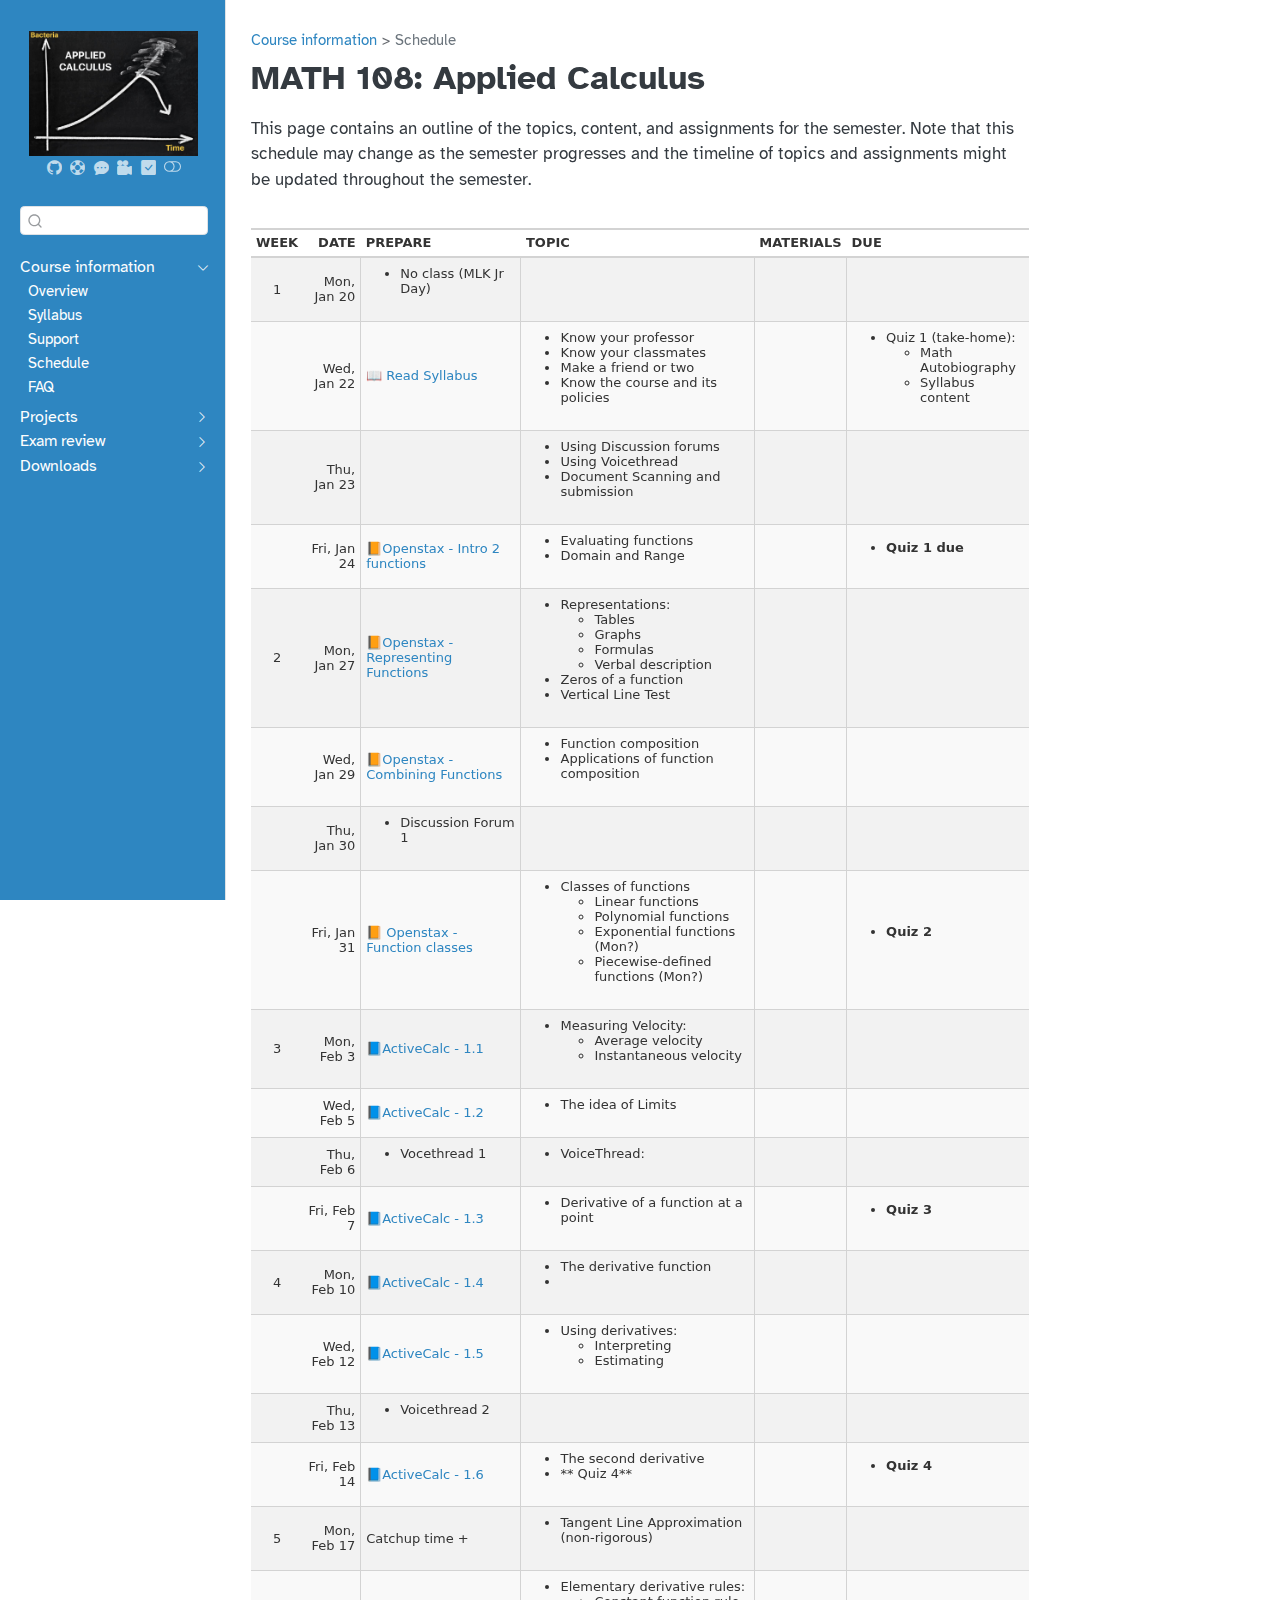
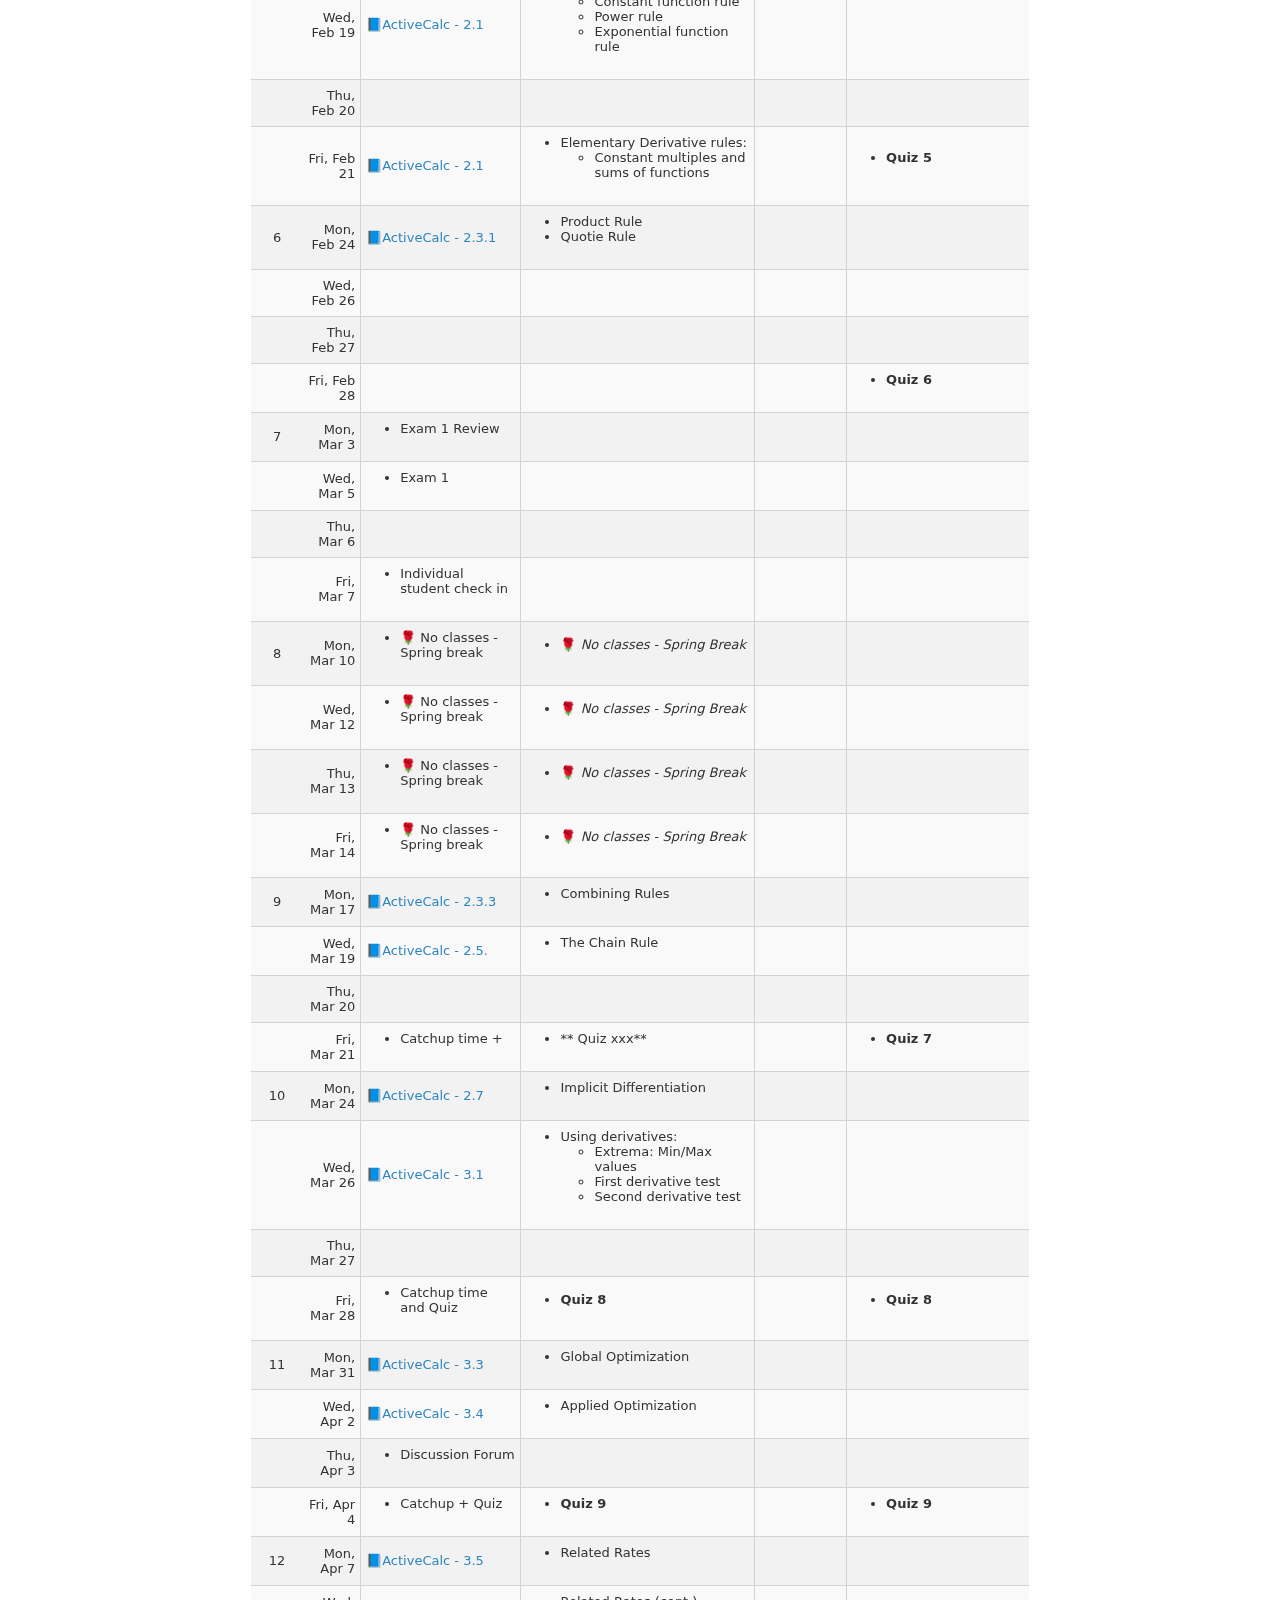
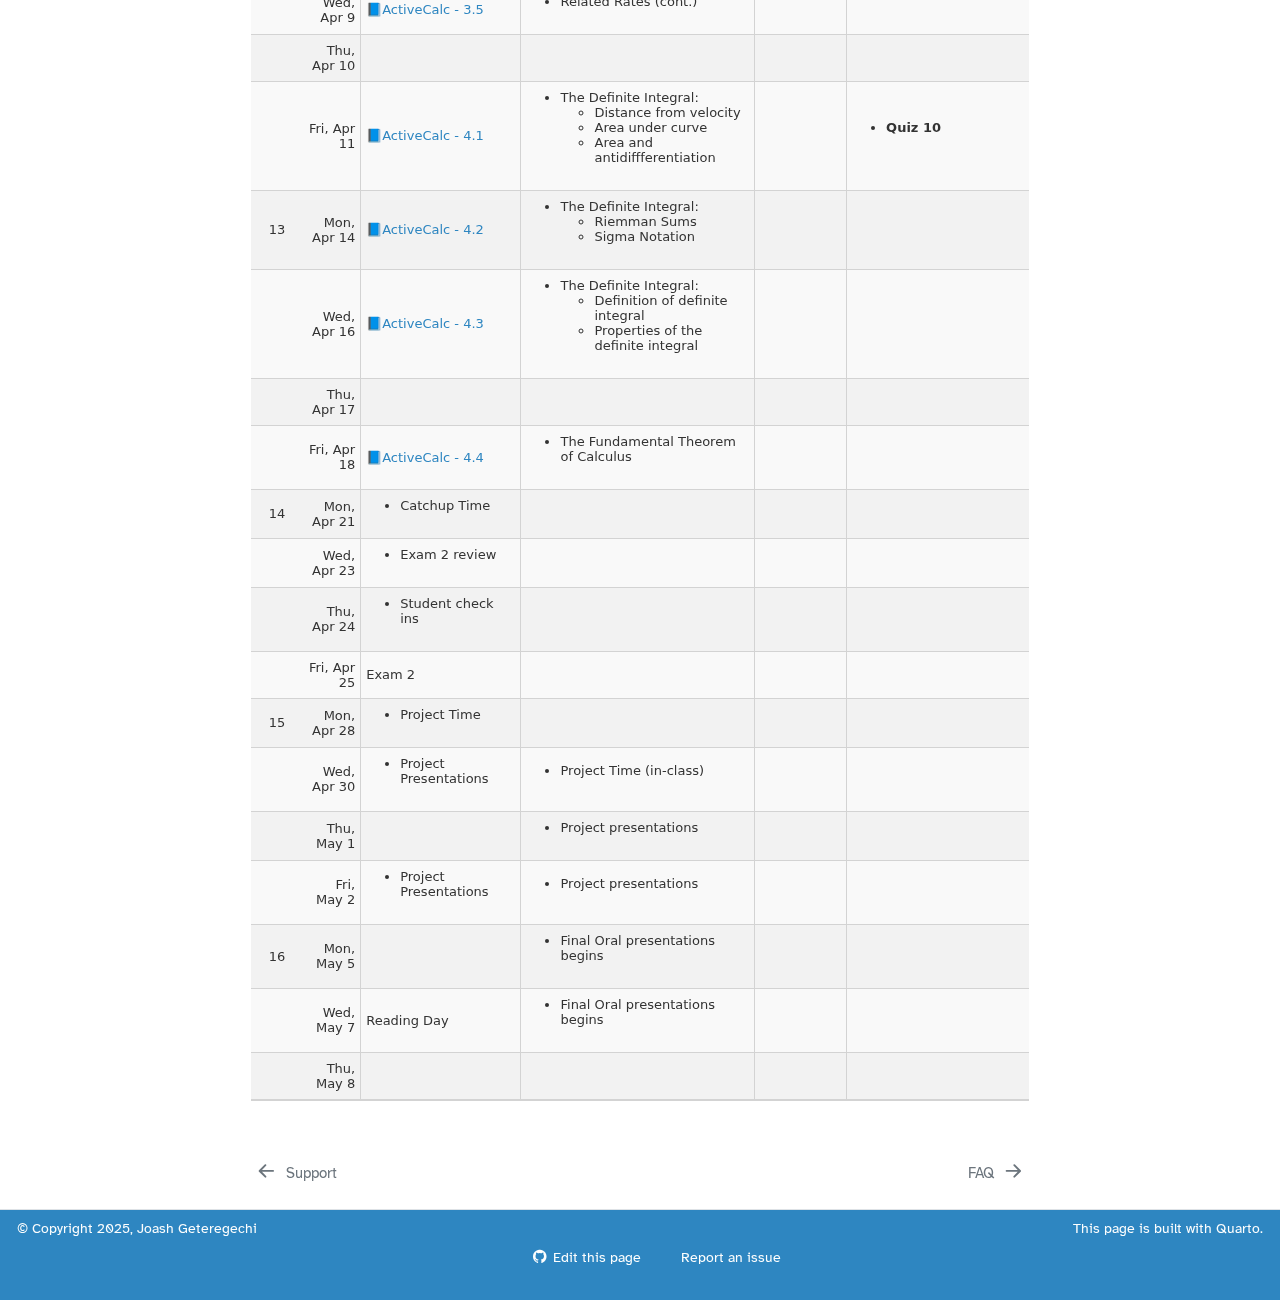
<file: docs/index.html>
<!DOCTYPE html>
<html xmlns="http://www.w3.org/1999/xhtml" lang="en" xml:lang="en"><head>

<meta charset="utf-8">
<meta name="generator" content="quarto-1.6.36">

<meta name="viewport" content="width=device-width, initial-scale=1.0, user-scalable=yes">


<title>MATH 108: Applied Calculus – MATH 155</title>
<style>
code{white-space: pre-wrap;}
span.smallcaps{font-variant: small-caps;}
div.columns{display: flex; gap: min(4vw, 1.5em);}
div.column{flex: auto; overflow-x: auto;}
div.hanging-indent{margin-left: 1.5em; text-indent: -1.5em;}
ul.task-list{list-style: none;}
ul.task-list li input[type="checkbox"] {
  width: 0.8em;
  margin: 0 0.8em 0.2em -1em; /* quarto-specific, see https://github.com/quarto-dev/quarto-cli/issues/4556 */ 
  vertical-align: middle;
}
</style>


<script src="site_libs/quarto-nav/quarto-nav.js"></script>
<script src="site_libs/clipboard/clipboard.min.js"></script>
<script src="site_libs/quarto-search/autocomplete.umd.js"></script>
<script src="site_libs/quarto-search/fuse.min.js"></script>
<script src="site_libs/quarto-search/quarto-search.js"></script>
<meta name="quarto:offset" content="./">
<link href="./course-faq.html" rel="next">
<link href="./course-support.html" rel="prev">
<script src="site_libs/quarto-html/quarto.js"></script>
<script src="site_libs/quarto-html/popper.min.js"></script>
<script src="site_libs/quarto-html/tippy.umd.min.js"></script>
<script src="site_libs/quarto-html/anchor.min.js"></script>
<link href="site_libs/quarto-html/tippy.css" rel="stylesheet">
<link href="site_libs/quarto-html/quarto-syntax-highlighting-d9ea220ee908cb7322d1b5aeb522d8d4.css" rel="stylesheet" class="quarto-color-scheme" id="quarto-text-highlighting-styles">
<link href="site_libs/quarto-html/quarto-syntax-highlighting-dark-d9ea220ee908cb7322d1b5aeb522d8d4.css" rel="prefetch" class="quarto-color-scheme quarto-color-alternate" id="quarto-text-highlighting-styles">
<script src="site_libs/bootstrap/bootstrap.min.js"></script>
<link href="site_libs/bootstrap/bootstrap-icons.css" rel="stylesheet">
<link href="site_libs/bootstrap/bootstrap-5b38446bab4305e7f187b3a68b4b2995.min.css" rel="stylesheet" append-hash="true" class="quarto-color-scheme" id="quarto-bootstrap" data-mode="light">
<link href="site_libs/bootstrap/bootstrap-dark-a0c9525d54c2096b757e570632438d2b.min.css" rel="prefetch" append-hash="true" class="quarto-color-scheme quarto-color-alternate" id="quarto-bootstrap" data-mode="dark">
<script id="quarto-search-options" type="application/json">{
  "location": "sidebar",
  "copy-button": false,
  "collapse-after": 3,
  "panel-placement": "start",
  "type": "textbox",
  "limit": 50,
  "keyboard-shortcut": [
    "f",
    "/",
    "s"
  ],
  "show-item-context": false,
  "language": {
    "search-no-results-text": "No results",
    "search-matching-documents-text": "matching documents",
    "search-copy-link-title": "Copy link to search",
    "search-hide-matches-text": "Hide additional matches",
    "search-more-match-text": "more match in this document",
    "search-more-matches-text": "more matches in this document",
    "search-clear-button-title": "Clear",
    "search-text-placeholder": "",
    "search-detached-cancel-button-title": "Cancel",
    "search-submit-button-title": "Submit",
    "search-label": "Search"
  }
}</script>


<meta property="og:title" content="MATH 108: Applied Calculus – MATH 155">
<meta property="og:description" content="Homepage for MATH 155 - Basic Statistical Reasoning, Spring 2025.">
<meta property="og:site_name" content="MATH 155">
<meta name="twitter:title" content="MATH 108: Applied Calculus – MATH 155">
<meta name="twitter:description" content="Homepage for MATH 155 - Basic Statistical Reasoning, Spring 2025.">
<meta name="twitter:image" content="https://jmochogi.github.io/basic-stat/img/twitter-card.png">
<meta name="twitter:creator" content="@jmochogi">
<meta name="twitter:image-height" content="418">
<meta name="twitter:image-width" content="800">
<meta name="twitter:card" content="summary_large_image">
</head>

<body class="nav-sidebar docked">

<div id="quarto-search-results"></div>
  <header id="quarto-header" class="headroom fixed-top">
  <nav class="quarto-secondary-nav">
    <div class="container-fluid d-flex">
      <button type="button" class="quarto-btn-toggle btn" data-bs-toggle="collapse" role="button" data-bs-target=".quarto-sidebar-collapse-item" aria-controls="quarto-sidebar" aria-expanded="false" aria-label="Toggle sidebar navigation" onclick="if (window.quartoToggleHeadroom) { window.quartoToggleHeadroom(); }">
        <i class="bi bi-layout-text-sidebar-reverse"></i>
      </button>
        <nav class="quarto-page-breadcrumbs" aria-label="breadcrumb"><ol class="breadcrumb"><li class="breadcrumb-item"><a href="./course-overview.html">Course information</a></li><li class="breadcrumb-item"><a href="./index.html">Schedule</a></li></ol></nav>
        <a class="flex-grow-1" role="navigation" data-bs-toggle="collapse" data-bs-target=".quarto-sidebar-collapse-item" aria-controls="quarto-sidebar" aria-expanded="false" aria-label="Toggle sidebar navigation" onclick="if (window.quartoToggleHeadroom) { window.quartoToggleHeadroom(); }">      
        </a>
      <button type="button" class="btn quarto-search-button" aria-label="Search" onclick="window.quartoOpenSearch();">
        <i class="bi bi-search"></i>
      </button>
    </div>
  </nav>
</header>
<!-- content -->
<div id="quarto-content" class="quarto-container page-columns page-rows-contents page-layout-article">
<!-- sidebar -->
  <nav id="quarto-sidebar" class="sidebar collapse collapse-horizontal quarto-sidebar-collapse-item sidebar-navigation docked overflow-auto">
    <div class="pt-lg-2 mt-2 text-center sidebar-header">
      <a href="./index.html" class="sidebar-logo-link">
      <img src="./img/logo.jpeg" alt="" class="sidebar-logo py-0 d-lg-inline d-none">
      </a>
      <div class="sidebar-tools-main tools-wide">
    <a href="https://github.com/jmochogi/finite-math" title="GitHub repository" class="quarto-navigation-tool px-1" aria-label="GitHub repository"><i class="bi bi-github"></i></a>
    <a href="https://calendly.com/jmochogi/20min" title="Office hours" class="quarto-navigation-tool px-1" aria-label="Office hours"><i class="bi bi-life-preserver"></i></a>
    <a href="https://canvas.ithaca.edu/" title="Canvas Discussions" class="quarto-navigation-tool px-1" aria-label="Canvas Discussions"><i class="bi bi-chat-dots-fill"></i></a>
    <a href="https://ithaca.zoom.us/j/3364817575?pwd=WlA1S3hJWWZNTTFoWUVaZlA1clhtdz09" title="Zoom link" class="quarto-navigation-tool px-1" aria-label="Zoom link"><i class="bi bi-camera-reels-fill"></i></a>
    <a href="https://canvas.ithaca.edu/" title="Canvas" class="quarto-navigation-tool px-1" aria-label="Canvas"><i class="bi bi-check-square-fill"></i></a>
  <a href="" class="quarto-color-scheme-toggle quarto-navigation-tool  px-1" onclick="window.quartoToggleColorScheme(); return false;" title="Toggle dark mode"><i class="bi"></i></a>
</div>
      </div>
        <div class="mt-2 flex-shrink-0 align-items-center">
        <div class="sidebar-search">
        <div id="quarto-search" class="" title="Search"></div>
        </div>
        </div>
    <div class="sidebar-menu-container"> 
    <ul class="list-unstyled mt-1">
        <li class="sidebar-item sidebar-item-section">
      <div class="sidebar-item-container"> 
            <a class="sidebar-item-text sidebar-link text-start" data-bs-toggle="collapse" data-bs-target="#quarto-sidebar-section-1" role="navigation" aria-expanded="true">
 <span class="menu-text">Course information</span></a>
          <a class="sidebar-item-toggle text-start" data-bs-toggle="collapse" data-bs-target="#quarto-sidebar-section-1" role="navigation" aria-expanded="true" aria-label="Toggle section">
            <i class="bi bi-chevron-right ms-2"></i>
          </a> 
      </div>
      <ul id="quarto-sidebar-section-1" class="collapse list-unstyled sidebar-section depth1 show">  
          <li class="sidebar-item">
  <div class="sidebar-item-container"> 
  <a href="./course-overview.html" class="sidebar-item-text sidebar-link">
 <span class="menu-text">Overview</span></a>
  </div>
</li>
          <li class="sidebar-item">
  <div class="sidebar-item-container"> 
  <a href="./course-syllabus.html" class="sidebar-item-text sidebar-link">
 <span class="menu-text">Syllabus</span></a>
  </div>
</li>
          <li class="sidebar-item">
  <div class="sidebar-item-container"> 
  <a href="./course-support.html" class="sidebar-item-text sidebar-link">
 <span class="menu-text">Support</span></a>
  </div>
</li>
          <li class="sidebar-item">
  <div class="sidebar-item-container"> 
  <a href="./index.html" class="sidebar-item-text sidebar-link active">
 <span class="menu-text">Schedule</span></a>
  </div>
</li>
          <li class="sidebar-item">
  <div class="sidebar-item-container"> 
  <a href="./course-faq.html" class="sidebar-item-text sidebar-link">
 <span class="menu-text">FAQ</span></a>
  </div>
</li>
      </ul>
  </li>
        <li class="sidebar-item sidebar-item-section">
      <div class="sidebar-item-container"> 
            <a class="sidebar-item-text sidebar-link text-start collapsed" data-bs-toggle="collapse" data-bs-target="#quarto-sidebar-section-2" role="navigation" aria-expanded="false">
 <span class="menu-text">Projects</span></a>
          <a class="sidebar-item-toggle text-start collapsed" data-bs-toggle="collapse" data-bs-target="#quarto-sidebar-section-2" role="navigation" aria-expanded="false" aria-label="Toggle section">
            <i class="bi bi-chevron-right ms-2"></i>
          </a> 
      </div>
      <ul id="quarto-sidebar-section-2" class="collapse list-unstyled sidebar-section depth1 ">  
          <li class="sidebar-item">
  <div class="sidebar-item-container"> 
  <a href="./project/first_project.html" class="sidebar-item-text sidebar-link">
 <span class="menu-text">Project 1</span></a>
  </div>
</li>
          <li class="sidebar-item">
  <div class="sidebar-item-container"> 
  <a href="./project/final_project.html" class="sidebar-item-text sidebar-link">
 <span class="menu-text">Project 2</span></a>
  </div>
</li>
      </ul>
  </li>
        <li class="sidebar-item sidebar-item-section">
      <div class="sidebar-item-container"> 
            <a class="sidebar-item-text sidebar-link text-start collapsed" data-bs-toggle="collapse" data-bs-target="#quarto-sidebar-section-3" role="navigation" aria-expanded="false">
 <span class="menu-text">Exam review</span></a>
          <a class="sidebar-item-toggle text-start collapsed" data-bs-toggle="collapse" data-bs-target="#quarto-sidebar-section-3" role="navigation" aria-expanded="false" aria-label="Toggle section">
            <i class="bi bi-chevron-right ms-2"></i>
          </a> 
      </div>
      <ul id="quarto-sidebar-section-3" class="collapse list-unstyled sidebar-section depth1 ">  
          <li class="sidebar-item">
  <div class="sidebar-item-container"> 
  <a href="./exam-review/exam-1-review.html" class="sidebar-item-text sidebar-link">
 <span class="menu-text">Exam 1</span></a>
  </div>
</li>
          <li class="sidebar-item">
  <div class="sidebar-item-container"> 
  <a href="./exam-review/exam-2-review.qmd" class="sidebar-item-text sidebar-link">
 <span class="menu-text">Exam 2</span></a>
  </div>
</li>
      </ul>
  </li>
        <li class="sidebar-item sidebar-item-section">
      <div class="sidebar-item-container"> 
            <a class="sidebar-item-text sidebar-link text-start collapsed" data-bs-toggle="collapse" data-bs-target="#quarto-sidebar-section-4" role="navigation" aria-expanded="false">
 <span class="menu-text">Downloads</span></a>
          <a class="sidebar-item-toggle text-start collapsed" data-bs-toggle="collapse" data-bs-target="#quarto-sidebar-section-4" role="navigation" aria-expanded="false" aria-label="Toggle section">
            <i class="bi bi-chevron-right ms-2"></i>
          </a> 
      </div>
      <ul id="quarto-sidebar-section-4" class="collapse list-unstyled sidebar-section depth1 ">  
          <li class="sidebar-item">
  <div class="sidebar-item-container"> 
  <a href="./course-downloads/hw.qmd" class="sidebar-item-text sidebar-link">
 <span class="menu-text">Homework</span></a>
  </div>
</li>
          <li class="sidebar-item">
  <div class="sidebar-item-container"> 
  <a href="./course-downloads/templates.qmd" class="sidebar-item-text sidebar-link">
 <span class="menu-text">Templates</span></a>
  </div>
</li>
      </ul>
  </li>
    </ul>
    </div>
</nav>
<div id="quarto-sidebar-glass" class="quarto-sidebar-collapse-item" data-bs-toggle="collapse" data-bs-target=".quarto-sidebar-collapse-item"></div>
<!-- margin-sidebar -->
    <div id="quarto-margin-sidebar" class="sidebar margin-sidebar zindex-bottom">
        
    </div>
<!-- main -->
<main class="content" id="quarto-document-content">

<header id="title-block-header" class="quarto-title-block default"><nav class="quarto-page-breadcrumbs quarto-title-breadcrumbs d-none d-lg-block" aria-label="breadcrumb"><ol class="breadcrumb"><li class="breadcrumb-item"><a href="./course-overview.html">Course information</a></li><li class="breadcrumb-item"><a href="./index.html">Schedule</a></li></ol></nav>
<div class="quarto-title">
<h1 class="title">MATH 108: Applied Calculus</h1>
</div>



<div class="quarto-title-meta">

    
  
    
  </div>
  


</header>


<p>This page contains an outline of the topics, content, and assignments for the semester. Note that this schedule may change as the semester progresses and the timeline of topics and assignments might be updated throughout the semester.</p>
<div class="cell">
<div class="cell-output-display">
<div id="xmgxisfqvm" style="padding-left:0px;padding-right:0px;padding-top:10px;padding-bottom:10px;overflow-x:auto;overflow-y:auto;width:auto;height:auto;">
<style>#xmgxisfqvm table {
  font-family: system-ui, 'Segoe UI', Roboto, Helvetica, Arial, sans-serif, 'Apple Color Emoji', 'Segoe UI Emoji', 'Segoe UI Symbol', 'Noto Color Emoji';
  -webkit-font-smoothing: antialiased;
  -moz-osx-font-smoothing: grayscale;
}

#xmgxisfqvm thead, #xmgxisfqvm tbody, #xmgxisfqvm tfoot, #xmgxisfqvm tr, #xmgxisfqvm td, #xmgxisfqvm th {
  border-style: none;
}

#xmgxisfqvm p {
  margin: 0;
  padding: 0;
}

#xmgxisfqvm .gt_table {
  display: table;
  border-collapse: collapse;
  line-height: normal;
  margin-left: auto;
  margin-right: auto;
  color: #333333;
  font-size: 13px;
  font-weight: normal;
  font-style: normal;
  background-color: #FFFFFF;
  width: auto;
  border-top-style: solid;
  border-top-width: 2px;
  border-top-color: #A8A8A8;
  border-right-style: none;
  border-right-width: 2px;
  border-right-color: #D3D3D3;
  border-bottom-style: solid;
  border-bottom-width: 2px;
  border-bottom-color: #A8A8A8;
  border-left-style: none;
  border-left-width: 2px;
  border-left-color: #D3D3D3;
}

#xmgxisfqvm .gt_caption {
  padding-top: 4px;
  padding-bottom: 4px;
}

#xmgxisfqvm .gt_title {
  color: #333333;
  font-size: 125%;
  font-weight: initial;
  padding-top: 4px;
  padding-bottom: 4px;
  padding-left: 5px;
  padding-right: 5px;
  border-bottom-color: #FFFFFF;
  border-bottom-width: 0;
}

#xmgxisfqvm .gt_subtitle {
  color: #333333;
  font-size: 85%;
  font-weight: initial;
  padding-top: 3px;
  padding-bottom: 5px;
  padding-left: 5px;
  padding-right: 5px;
  border-top-color: #FFFFFF;
  border-top-width: 0;
}

#xmgxisfqvm .gt_heading {
  background-color: #FFFFFF;
  text-align: center;
  border-bottom-color: #FFFFFF;
  border-left-style: none;
  border-left-width: 1px;
  border-left-color: #D3D3D3;
  border-right-style: none;
  border-right-width: 1px;
  border-right-color: #D3D3D3;
}

#xmgxisfqvm .gt_bottom_border {
  border-bottom-style: solid;
  border-bottom-width: 2px;
  border-bottom-color: #D3D3D3;
}

#xmgxisfqvm .gt_col_headings {
  border-top-style: solid;
  border-top-width: 2px;
  border-top-color: #D3D3D3;
  border-bottom-style: solid;
  border-bottom-width: 2px;
  border-bottom-color: #D3D3D3;
  border-left-style: none;
  border-left-width: 1px;
  border-left-color: #D3D3D3;
  border-right-style: none;
  border-right-width: 1px;
  border-right-color: #D3D3D3;
}

#xmgxisfqvm .gt_col_heading {
  color: #333333;
  background-color: #FFFFFF;
  font-size: 100%;
  font-weight: normal;
  text-transform: inherit;
  border-left-style: none;
  border-left-width: 1px;
  border-left-color: #D3D3D3;
  border-right-style: none;
  border-right-width: 1px;
  border-right-color: #D3D3D3;
  vertical-align: bottom;
  padding-top: 5px;
  padding-bottom: 6px;
  padding-left: 5px;
  padding-right: 5px;
  overflow-x: hidden;
}

#xmgxisfqvm .gt_column_spanner_outer {
  color: #333333;
  background-color: #FFFFFF;
  font-size: 100%;
  font-weight: normal;
  text-transform: inherit;
  padding-top: 0;
  padding-bottom: 0;
  padding-left: 4px;
  padding-right: 4px;
}

#xmgxisfqvm .gt_column_spanner_outer:first-child {
  padding-left: 0;
}

#xmgxisfqvm .gt_column_spanner_outer:last-child {
  padding-right: 0;
}

#xmgxisfqvm .gt_column_spanner {
  border-bottom-style: solid;
  border-bottom-width: 2px;
  border-bottom-color: #D3D3D3;
  vertical-align: bottom;
  padding-top: 5px;
  padding-bottom: 5px;
  overflow-x: hidden;
  display: inline-block;
  width: 100%;
}

#xmgxisfqvm .gt_spanner_row {
  border-bottom-style: hidden;
}

#xmgxisfqvm .gt_group_heading {
  padding-top: 8px;
  padding-bottom: 8px;
  padding-left: 5px;
  padding-right: 5px;
  color: #333333;
  background-color: #FFFFFF;
  font-size: 100%;
  font-weight: initial;
  text-transform: inherit;
  border-top-style: solid;
  border-top-width: 2px;
  border-top-color: #D3D3D3;
  border-bottom-style: solid;
  border-bottom-width: 2px;
  border-bottom-color: #D3D3D3;
  border-left-style: none;
  border-left-width: 1px;
  border-left-color: #D3D3D3;
  border-right-style: none;
  border-right-width: 1px;
  border-right-color: #D3D3D3;
  vertical-align: middle;
  text-align: left;
}

#xmgxisfqvm .gt_empty_group_heading {
  padding: 0.5px;
  color: #333333;
  background-color: #FFFFFF;
  font-size: 100%;
  font-weight: initial;
  border-top-style: solid;
  border-top-width: 2px;
  border-top-color: #D3D3D3;
  border-bottom-style: solid;
  border-bottom-width: 2px;
  border-bottom-color: #D3D3D3;
  vertical-align: middle;
}

#xmgxisfqvm .gt_from_md > :first-child {
  margin-top: 0;
}

#xmgxisfqvm .gt_from_md > :last-child {
  margin-bottom: 0;
}

#xmgxisfqvm .gt_row {
  padding-top: 8px;
  padding-bottom: 8px;
  padding-left: 5px;
  padding-right: 5px;
  margin: 10px;
  border-top-style: solid;
  border-top-width: 1px;
  border-top-color: #D3D3D3;
  border-left-style: none;
  border-left-width: 1px;
  border-left-color: #D3D3D3;
  border-right-style: none;
  border-right-width: 1px;
  border-right-color: #D3D3D3;
  vertical-align: middle;
  overflow-x: hidden;
}

#xmgxisfqvm .gt_stub {
  color: #333333;
  background-color: #FFFFFF;
  font-size: 100%;
  font-weight: initial;
  text-transform: inherit;
  border-right-style: solid;
  border-right-width: 2px;
  border-right-color: #D3D3D3;
  padding-left: 5px;
  padding-right: 5px;
}

#xmgxisfqvm .gt_stub_row_group {
  color: #333333;
  background-color: #FFFFFF;
  font-size: 100%;
  font-weight: initial;
  text-transform: inherit;
  border-right-style: solid;
  border-right-width: 2px;
  border-right-color: #D3D3D3;
  padding-left: 5px;
  padding-right: 5px;
  vertical-align: top;
}

#xmgxisfqvm .gt_row_group_first td {
  border-top-width: 2px;
}

#xmgxisfqvm .gt_row_group_first th {
  border-top-width: 2px;
}

#xmgxisfqvm .gt_summary_row {
  color: #333333;
  background-color: #FFFFFF;
  text-transform: inherit;
  padding-top: 8px;
  padding-bottom: 8px;
  padding-left: 5px;
  padding-right: 5px;
}

#xmgxisfqvm .gt_first_summary_row {
  border-top-style: solid;
  border-top-color: #D3D3D3;
}

#xmgxisfqvm .gt_first_summary_row.thick {
  border-top-width: 2px;
}

#xmgxisfqvm .gt_last_summary_row {
  padding-top: 8px;
  padding-bottom: 8px;
  padding-left: 5px;
  padding-right: 5px;
  border-bottom-style: solid;
  border-bottom-width: 2px;
  border-bottom-color: #D3D3D3;
}

#xmgxisfqvm .gt_grand_summary_row {
  color: #333333;
  background-color: #FFFFFF;
  text-transform: inherit;
  padding-top: 8px;
  padding-bottom: 8px;
  padding-left: 5px;
  padding-right: 5px;
}

#xmgxisfqvm .gt_first_grand_summary_row {
  padding-top: 8px;
  padding-bottom: 8px;
  padding-left: 5px;
  padding-right: 5px;
  border-top-style: double;
  border-top-width: 6px;
  border-top-color: #D3D3D3;
}

#xmgxisfqvm .gt_last_grand_summary_row_top {
  padding-top: 8px;
  padding-bottom: 8px;
  padding-left: 5px;
  padding-right: 5px;
  border-bottom-style: double;
  border-bottom-width: 6px;
  border-bottom-color: #D3D3D3;
}

#xmgxisfqvm .gt_striped {
  background-color: rgba(128, 128, 128, 0.05);
}

#xmgxisfqvm .gt_table_body {
  border-top-style: solid;
  border-top-width: 2px;
  border-top-color: #D3D3D3;
  border-bottom-style: solid;
  border-bottom-width: 2px;
  border-bottom-color: #D3D3D3;
}

#xmgxisfqvm .gt_footnotes {
  color: #333333;
  background-color: #FFFFFF;
  border-bottom-style: none;
  border-bottom-width: 2px;
  border-bottom-color: #D3D3D3;
  border-left-style: none;
  border-left-width: 2px;
  border-left-color: #D3D3D3;
  border-right-style: none;
  border-right-width: 2px;
  border-right-color: #D3D3D3;
}

#xmgxisfqvm .gt_footnote {
  margin: 0px;
  font-size: 90%;
  padding-top: 4px;
  padding-bottom: 4px;
  padding-left: 5px;
  padding-right: 5px;
}

#xmgxisfqvm .gt_sourcenotes {
  color: #333333;
  background-color: #FFFFFF;
  border-bottom-style: none;
  border-bottom-width: 2px;
  border-bottom-color: #D3D3D3;
  border-left-style: none;
  border-left-width: 2px;
  border-left-color: #D3D3D3;
  border-right-style: none;
  border-right-width: 2px;
  border-right-color: #D3D3D3;
}

#xmgxisfqvm .gt_sourcenote {
  font-size: 90%;
  padding-top: 4px;
  padding-bottom: 4px;
  padding-left: 5px;
  padding-right: 5px;
}

#xmgxisfqvm .gt_left {
  text-align: left;
}

#xmgxisfqvm .gt_center {
  text-align: center;
}

#xmgxisfqvm .gt_right {
  text-align: right;
  font-variant-numeric: tabular-nums;
}

#xmgxisfqvm .gt_font_normal {
  font-weight: normal;
}

#xmgxisfqvm .gt_font_bold {
  font-weight: bold;
}

#xmgxisfqvm .gt_font_italic {
  font-style: italic;
}

#xmgxisfqvm .gt_super {
  font-size: 65%;
}

#xmgxisfqvm .gt_footnote_marks {
  font-size: 75%;
  vertical-align: 0.4em;
  position: initial;
}

#xmgxisfqvm .gt_asterisk {
  font-size: 100%;
  vertical-align: 0;
}

#xmgxisfqvm .gt_indent_1 {
  text-indent: 5px;
}

#xmgxisfqvm .gt_indent_2 {
  text-indent: 10px;
}

#xmgxisfqvm .gt_indent_3 {
  text-indent: 15px;
}

#xmgxisfqvm .gt_indent_4 {
  text-indent: 20px;
}

#xmgxisfqvm .gt_indent_5 {
  text-indent: 25px;
}

#xmgxisfqvm .katex-display {
  display: inline-flex !important;
  margin-bottom: 0.75em !important;
}

#xmgxisfqvm div.Reactable > div.rt-table > div.rt-thead > div.rt-tr.rt-tr-group-header > div.rt-th-group:after {
  height: 0px !important;
}
</style>

<table class="gt_table caption-top table table-sm table-striped small" data-quarto-postprocess="true" data-quarto-disable-processing="false" data-quarto-bootstrap="false">
<thead>
<tr class="gt_col_headings header">
<th id="<div data-qmd-base64=&quot;KipXRUVLKio=&quot;><div class='gt_from_md'><p><strong>WEEK</strong></p>
</div></div>" class="gt_col_heading gt_columns_bottom_border gt_center" data-quarto-table-cell-role="th" scope="col"><p><strong>WEEK</strong></p></th>
<th id="<div data-qmd-base64=&quot;KipEQVRFKio=&quot;><div class='gt_from_md'><p><strong>DATE</strong></p>
</div></div>" class="gt_col_heading gt_columns_bottom_border gt_right" data-quarto-table-cell-role="th" scope="col"><p><strong>DATE</strong></p></th>
<th id="<div data-qmd-base64=&quot;KipQUkVQQVJFKio=&quot;><div class='gt_from_md'><p><strong>PREPARE</strong></p>
</div></div>" class="gt_col_heading gt_columns_bottom_border gt_left" data-quarto-table-cell-role="th" scope="col"><p><strong>PREPARE</strong></p></th>
<th id="<div data-qmd-base64=&quot;KipUT1BJQyoq&quot;><div class='gt_from_md'><p><strong>TOPIC</strong></p>
</div></div>" class="gt_col_heading gt_columns_bottom_border gt_left" data-quarto-table-cell-role="th" scope="col"><p><strong>TOPIC</strong></p></th>
<th id="<div data-qmd-base64=&quot;KipNQVRFUklBTFMqKg==&quot;><div class='gt_from_md'><p><strong>MATERIALS</strong></p>
</div></div>" class="gt_col_heading gt_columns_bottom_border gt_left" data-quarto-table-cell-role="th" scope="col"><p><strong>MATERIALS</strong></p></th>
<th id="<div data-qmd-base64=&quot;KipEVUUqKg==&quot;><div class='gt_from_md'><p><strong>DUE</strong></p>
</div></div>" class="gt_col_heading gt_columns_bottom_border gt_left" data-quarto-table-cell-role="th" scope="col"><p><strong>DUE</strong></p></th>
</tr>
</thead>
<tbody class="gt_table_body">
<tr class="odd">
<td class="gt_row gt_center" headers="week">1</td>
<td class="gt_row gt_right" headers="date" style="border-right-width: 1px; border-right-style: solid; border-right-color: #D3D3D3">Mon, Jan 20</td>
<td class="gt_row gt_left" headers="prepare" style="border-right-width: 1px; border-right-style: solid; border-right-color: #D3D3D3"><ul>
<li>No class (MLK Jr Day)</li>
</ul></td>
<td class="gt_row gt_left" headers="topic" style="border-right-width: 1px; border-right-style: solid; border-right-color: #D3D3D3"><br>
</td>
<td class="gt_row gt_left" headers="materials" style="border-right-width: 1px; border-right-style: solid; border-right-color: #D3D3D3"><br>
</td>
<td class="gt_row gt_left" headers="due"><br>
</td>
</tr>
<tr class="even">
<td class="gt_row gt_center gt_striped" headers="week"><br>
</td>
<td class="gt_row gt_right gt_striped" headers="date" style="border-right-width: 1px; border-right-style: solid; border-right-color: #D3D3D3">Wed, Jan 22</td>
<td class="gt_row gt_left gt_striped" headers="prepare" style="border-right-width: 1px; border-right-style: solid; border-right-color: #D3D3D3"><p>📖 <a href="Link to Syllabus">Read Syllabus</a></p></td>
<td class="gt_row gt_left gt_striped" headers="topic" style="border-right-width: 1px; border-right-style: solid; border-right-color: #D3D3D3"><ul>
<li>Know your professor <br></li>
<li>Know your classmates <br></li>
<li>Make a friend or two</li>
<li>Know the course and its policies</li>
</ul></td>
<td class="gt_row gt_left gt_striped" headers="materials" style="border-right-width: 1px; border-right-style: solid; border-right-color: #D3D3D3"><br>
</td>
<td class="gt_row gt_left gt_striped" headers="due"><ul>
<li>Quiz 1 (take-home):
<ul>
<li>Math Autobiography<br>
</li>
<li>Syllabus content</li>
</ul></li>
</ul></td>
</tr>
<tr class="odd">
<td class="gt_row gt_center" headers="week"><br>
</td>
<td class="gt_row gt_right" headers="date" style="border-right-width: 1px; border-right-style: solid; border-right-color: #D3D3D3">Thu, Jan 23</td>
<td class="gt_row gt_left" headers="prepare" style="border-right-width: 1px; border-right-style: solid; border-right-color: #D3D3D3"><br>
</td>
<td class="gt_row gt_left" headers="topic" style="border-right-width: 1px; border-right-style: solid; border-right-color: #D3D3D3"><ul>
<li>Using Discussion forums</li>
<li>Using Voicethread</li>
<li>Document Scanning and submission</li>
</ul></td>
<td class="gt_row gt_left" headers="materials" style="border-right-width: 1px; border-right-style: solid; border-right-color: #D3D3D3"><br>
</td>
<td class="gt_row gt_left" headers="due"><br>
</td>
</tr>
<tr class="even">
<td class="gt_row gt_center gt_striped" headers="week"><br>
</td>
<td class="gt_row gt_right gt_striped" headers="date" style="border-right-width: 1px; border-right-style: solid; border-right-color: #D3D3D3">Fri, Jan 24</td>
<td class="gt_row gt_left gt_striped" headers="prepare" style="border-right-width: 1px; border-right-style: solid; border-right-color: #D3D3D3"><p>📙<a href="https://openstax.org/books/calculus-volume-1/pages/1-1-review-of-functions">Openstax - Intro 2 functions</a></p></td>
<td class="gt_row gt_left gt_striped" headers="topic" style="border-right-width: 1px; border-right-style: solid; border-right-color: #D3D3D3"><ul>
<li>Evaluating functions <br></li>
<li>Domain and Range</li>
</ul></td>
<td class="gt_row gt_left gt_striped" headers="materials" style="border-right-width: 1px; border-right-style: solid; border-right-color: #D3D3D3"><br>
</td>
<td class="gt_row gt_left gt_striped" headers="due"><ul>
<li><strong>Quiz 1 due</strong> <br></li>
</ul></td>
</tr>
<tr class="odd">
<td class="gt_row gt_center" headers="week">2</td>
<td class="gt_row gt_right" headers="date" style="border-right-width: 1px; border-right-style: solid; border-right-color: #D3D3D3">Mon, Jan 27</td>
<td class="gt_row gt_left" headers="prepare" style="border-right-width: 1px; border-right-style: solid; border-right-color: #D3D3D3"><p>📙<a href="https://openstax.org/books/calculus-volume-1/pages/1-1-review-of-functions">Openstax - Representing Functions</a></p></td>
<td class="gt_row gt_left" headers="topic" style="border-right-width: 1px; border-right-style: solid; border-right-color: #D3D3D3"><ul>
<li>Representations:
<ul>
<li>Tables <br></li>
<li>Graphs <br></li>
<li>Formulas</li>
<li>Verbal description</li>
</ul></li>
<li>Zeros of a function</li>
<li>Vertical Line Test</li>
</ul></td>
<td class="gt_row gt_left" headers="materials" style="border-right-width: 1px; border-right-style: solid; border-right-color: #D3D3D3"><br>
</td>
<td class="gt_row gt_left" headers="due"><br>
</td>
</tr>
<tr class="even">
<td class="gt_row gt_center gt_striped" headers="week"><br>
</td>
<td class="gt_row gt_right gt_striped" headers="date" style="border-right-width: 1px; border-right-style: solid; border-right-color: #D3D3D3">Wed, Jan 29</td>
<td class="gt_row gt_left gt_striped" headers="prepare" style="border-right-width: 1px; border-right-style: solid; border-right-color: #D3D3D3"><p>📙<a href="https://openstax.org/books/calculus-volume-1/pages/1-1-review-of-functions">Openstax - Combining Functions</a></p></td>
<td class="gt_row gt_left gt_striped" headers="topic" style="border-right-width: 1px; border-right-style: solid; border-right-color: #D3D3D3"><ul>
<li>Function composition</li>
<li>Applications of function composition</li>
</ul></td>
<td class="gt_row gt_left gt_striped" headers="materials" style="border-right-width: 1px; border-right-style: solid; border-right-color: #D3D3D3"><br>
</td>
<td class="gt_row gt_left gt_striped" headers="due"><br>
</td>
</tr>
<tr class="odd">
<td class="gt_row gt_center" headers="week"><br>
</td>
<td class="gt_row gt_right" headers="date" style="border-right-width: 1px; border-right-style: solid; border-right-color: #D3D3D3">Thu, Jan 30</td>
<td class="gt_row gt_left" headers="prepare" style="border-right-width: 1px; border-right-style: solid; border-right-color: #D3D3D3"><ul>
<li>Discussion Forum 1</li>
</ul></td>
<td class="gt_row gt_left" headers="topic" style="border-right-width: 1px; border-right-style: solid; border-right-color: #D3D3D3"><br>
</td>
<td class="gt_row gt_left" headers="materials" style="border-right-width: 1px; border-right-style: solid; border-right-color: #D3D3D3"><br>
</td>
<td class="gt_row gt_left" headers="due"><br>
</td>
</tr>
<tr class="even">
<td class="gt_row gt_center gt_striped" headers="week"><br>
</td>
<td class="gt_row gt_right gt_striped" headers="date" style="border-right-width: 1px; border-right-style: solid; border-right-color: #D3D3D3">Fri, Jan 31</td>
<td class="gt_row gt_left gt_striped" headers="prepare" style="border-right-width: 1px; border-right-style: solid; border-right-color: #D3D3D3"><p>📙 <a href="https://openstax.org/books/calculus-volume-1/pages/1-2-basic-classes-of-functions">Openstax - Function classes</a></p></td>
<td class="gt_row gt_left gt_striped" headers="topic" style="border-right-width: 1px; border-right-style: solid; border-right-color: #D3D3D3"><ul>
<li>Classes of functions
<ul>
<li>Linear functions</li>
<li>Polynomial functions</li>
<li>Exponential functions (Mon?)</li>
<li>Piecewise-defined functions (Mon?)</li>
</ul></li>
</ul></td>
<td class="gt_row gt_left gt_striped" headers="materials" style="border-right-width: 1px; border-right-style: solid; border-right-color: #D3D3D3"><br>
</td>
<td class="gt_row gt_left gt_striped" headers="due"><ul>
<li><strong>Quiz 2</strong></li>
</ul></td>
</tr>
<tr class="odd">
<td class="gt_row gt_center" headers="week">3</td>
<td class="gt_row gt_right" headers="date" style="border-right-width: 1px; border-right-style: solid; border-right-color: #D3D3D3">Mon, Feb 3</td>
<td class="gt_row gt_left" headers="prepare" style="border-right-width: 1px; border-right-style: solid; border-right-color: #D3D3D3"><p>📘<a href="https://activecalculus.org/single/sec-1-1-vel.html">ActiveCalc - 1.1</a></p></td>
<td class="gt_row gt_left" headers="topic" style="border-right-width: 1px; border-right-style: solid; border-right-color: #D3D3D3"><ul>
<li>Measuring Velocity:
<ul>
<li>Average velocity</li>
<li>Instantaneous velocity</li>
</ul></li>
</ul></td>
<td class="gt_row gt_left" headers="materials" style="border-right-width: 1px; border-right-style: solid; border-right-color: #D3D3D3"><br>
</td>
<td class="gt_row gt_left" headers="due"><br>
</td>
</tr>
<tr class="even">
<td class="gt_row gt_center gt_striped" headers="week"><br>
</td>
<td class="gt_row gt_right gt_striped" headers="date" style="border-right-width: 1px; border-right-style: solid; border-right-color: #D3D3D3">Wed, Feb 5</td>
<td class="gt_row gt_left gt_striped" headers="prepare" style="border-right-width: 1px; border-right-style: solid; border-right-color: #D3D3D3"><p>📘<a href="https://activecalculus.org/single/sec-1-2-lim.html">ActiveCalc - 1.2</a></p></td>
<td class="gt_row gt_left gt_striped" headers="topic" style="border-right-width: 1px; border-right-style: solid; border-right-color: #D3D3D3"><ul>
<li>The idea of Limits</li>
</ul></td>
<td class="gt_row gt_left gt_striped" headers="materials" style="border-right-width: 1px; border-right-style: solid; border-right-color: #D3D3D3"><br>
</td>
<td class="gt_row gt_left gt_striped" headers="due"><br>
</td>
</tr>
<tr class="odd">
<td class="gt_row gt_center" headers="week"><br>
</td>
<td class="gt_row gt_right" headers="date" style="border-right-width: 1px; border-right-style: solid; border-right-color: #D3D3D3">Thu, Feb 6</td>
<td class="gt_row gt_left" headers="prepare" style="border-right-width: 1px; border-right-style: solid; border-right-color: #D3D3D3"><ul>
<li>Vocethread 1</li>
</ul></td>
<td class="gt_row gt_left" headers="topic" style="border-right-width: 1px; border-right-style: solid; border-right-color: #D3D3D3"><ul>
<li>VoiceThread:<br></li>
</ul></td>
<td class="gt_row gt_left" headers="materials" style="border-right-width: 1px; border-right-style: solid; border-right-color: #D3D3D3"><br>
</td>
<td class="gt_row gt_left" headers="due"><br>
</td>
</tr>
<tr class="even">
<td class="gt_row gt_center gt_striped" headers="week"><br>
</td>
<td class="gt_row gt_right gt_striped" headers="date" style="border-right-width: 1px; border-right-style: solid; border-right-color: #D3D3D3">Fri, Feb 7</td>
<td class="gt_row gt_left gt_striped" headers="prepare" style="border-right-width: 1px; border-right-style: solid; border-right-color: #D3D3D3"><p>📘<a href="https://activecalculus.org/single/sec-1-3-derivative-pt.html">ActiveCalc - 1.3</a></p></td>
<td class="gt_row gt_left gt_striped" headers="topic" style="border-right-width: 1px; border-right-style: solid; border-right-color: #D3D3D3"><ul>
<li>Derivative of a function at a point</li>
</ul></td>
<td class="gt_row gt_left gt_striped" headers="materials" style="border-right-width: 1px; border-right-style: solid; border-right-color: #D3D3D3"><br>
</td>
<td class="gt_row gt_left gt_striped" headers="due"><ul>
<li><strong>Quiz 3</strong></li>
</ul></td>
</tr>
<tr class="odd">
<td class="gt_row gt_center" headers="week">4</td>
<td class="gt_row gt_right" headers="date" style="border-right-width: 1px; border-right-style: solid; border-right-color: #D3D3D3">Mon, Feb 10</td>
<td class="gt_row gt_left" headers="prepare" style="border-right-width: 1px; border-right-style: solid; border-right-color: #D3D3D3"><p>📘<a href="https://activecalculus.org/single/sec-1-4-derivative-fxn.html">ActiveCalc - 1.4</a></p></td>
<td class="gt_row gt_left" headers="topic" style="border-right-width: 1px; border-right-style: solid; border-right-color: #D3D3D3"><ul>
<li>The derivative function <br></li>
<li></li>
</ul></td>
<td class="gt_row gt_left" headers="materials" style="border-right-width: 1px; border-right-style: solid; border-right-color: #D3D3D3"><br>
</td>
<td class="gt_row gt_left" headers="due"><br>
</td>
</tr>
<tr class="even">
<td class="gt_row gt_center gt_striped" headers="week"><br>
</td>
<td class="gt_row gt_right gt_striped" headers="date" style="border-right-width: 1px; border-right-style: solid; border-right-color: #D3D3D3">Wed, Feb 12</td>
<td class="gt_row gt_left gt_striped" headers="prepare" style="border-right-width: 1px; border-right-style: solid; border-right-color: #D3D3D3"><p>📘<a href="https://activecalculus.org/single/sec-1-5-units.html">ActiveCalc - 1.5</a></p></td>
<td class="gt_row gt_left gt_striped" headers="topic" style="border-right-width: 1px; border-right-style: solid; border-right-color: #D3D3D3"><ul>
<li>Using derivatives:
<ul>
<li>Interpreting</li>
<li>Estimating</li>
</ul></li>
</ul></td>
<td class="gt_row gt_left gt_striped" headers="materials" style="border-right-width: 1px; border-right-style: solid; border-right-color: #D3D3D3"><br>
</td>
<td class="gt_row gt_left gt_striped" headers="due"><br>
</td>
</tr>
<tr class="odd">
<td class="gt_row gt_center" headers="week"><br>
</td>
<td class="gt_row gt_right" headers="date" style="border-right-width: 1px; border-right-style: solid; border-right-color: #D3D3D3">Thu, Feb 13</td>
<td class="gt_row gt_left" headers="prepare" style="border-right-width: 1px; border-right-style: solid; border-right-color: #D3D3D3"><ul>
<li>Voicethread 2</li>
</ul></td>
<td class="gt_row gt_left" headers="topic" style="border-right-width: 1px; border-right-style: solid; border-right-color: #D3D3D3"><br>
</td>
<td class="gt_row gt_left" headers="materials" style="border-right-width: 1px; border-right-style: solid; border-right-color: #D3D3D3"><br>
</td>
<td class="gt_row gt_left" headers="due"><br>
</td>
</tr>
<tr class="even">
<td class="gt_row gt_center gt_striped" headers="week"><br>
</td>
<td class="gt_row gt_right gt_striped" headers="date" style="border-right-width: 1px; border-right-style: solid; border-right-color: #D3D3D3">Fri, Feb 14</td>
<td class="gt_row gt_left gt_striped" headers="prepare" style="border-right-width: 1px; border-right-style: solid; border-right-color: #D3D3D3"><p>📘<a href="https://activecalculus.org/single/sec-1-6-second-d.html">ActiveCalc - 1.6</a></p></td>
<td class="gt_row gt_left gt_striped" headers="topic" style="border-right-width: 1px; border-right-style: solid; border-right-color: #D3D3D3"><ul>
<li>The second derivative</li>
<li>** Quiz 4**</li>
</ul></td>
<td class="gt_row gt_left gt_striped" headers="materials" style="border-right-width: 1px; border-right-style: solid; border-right-color: #D3D3D3"><br>
</td>
<td class="gt_row gt_left gt_striped" headers="due"><ul>
<li><strong>Quiz 4 </strong></li>
</ul></td>
</tr>
<tr class="odd">
<td class="gt_row gt_center" headers="week">5</td>
<td class="gt_row gt_right" headers="date" style="border-right-width: 1px; border-right-style: solid; border-right-color: #D3D3D3">Mon, Feb 17</td>
<td class="gt_row gt_left" headers="prepare" style="border-right-width: 1px; border-right-style: solid; border-right-color: #D3D3D3"><p>Catchup time +</p></td>
<td class="gt_row gt_left" headers="topic" style="border-right-width: 1px; border-right-style: solid; border-right-color: #D3D3D3"><ul>
<li>Tangent Line Approximation (non-rigorous)</li>
</ul></td>
<td class="gt_row gt_left" headers="materials" style="border-right-width: 1px; border-right-style: solid; border-right-color: #D3D3D3"><br>
</td>
<td class="gt_row gt_left" headers="due"><br>
</td>
</tr>
<tr class="even">
<td class="gt_row gt_center gt_striped" headers="week"><br>
</td>
<td class="gt_row gt_right gt_striped" headers="date" style="border-right-width: 1px; border-right-style: solid; border-right-color: #D3D3D3">Wed, Feb 19</td>
<td class="gt_row gt_left gt_striped" headers="prepare" style="border-right-width: 1px; border-right-style: solid; border-right-color: #D3D3D3"><p>📘<a href="https://activecalculus.org/single/sec-2-1-elem-rules.html">ActiveCalc - 2.1</a></p></td>
<td class="gt_row gt_left gt_striped" headers="topic" style="border-right-width: 1px; border-right-style: solid; border-right-color: #D3D3D3"><ul>
<li>Elementary derivative rules:
<ul>
<li>Constant function rule</li>
<li>Power rule</li>
<li>Exponential function rule</li>
</ul></li>
</ul></td>
<td class="gt_row gt_left gt_striped" headers="materials" style="border-right-width: 1px; border-right-style: solid; border-right-color: #D3D3D3"><br>
</td>
<td class="gt_row gt_left gt_striped" headers="due"><br>
</td>
</tr>
<tr class="odd">
<td class="gt_row gt_center" headers="week"><br>
</td>
<td class="gt_row gt_right" headers="date" style="border-right-width: 1px; border-right-style: solid; border-right-color: #D3D3D3">Thu, Feb 20</td>
<td class="gt_row gt_left" headers="prepare" style="border-right-width: 1px; border-right-style: solid; border-right-color: #D3D3D3"><br>
</td>
<td class="gt_row gt_left" headers="topic" style="border-right-width: 1px; border-right-style: solid; border-right-color: #D3D3D3"><br>
</td>
<td class="gt_row gt_left" headers="materials" style="border-right-width: 1px; border-right-style: solid; border-right-color: #D3D3D3"><br>
</td>
<td class="gt_row gt_left" headers="due"><br>
</td>
</tr>
<tr class="even">
<td class="gt_row gt_center gt_striped" headers="week"><br>
</td>
<td class="gt_row gt_right gt_striped" headers="date" style="border-right-width: 1px; border-right-style: solid; border-right-color: #D3D3D3">Fri, Feb 21</td>
<td class="gt_row gt_left gt_striped" headers="prepare" style="border-right-width: 1px; border-right-style: solid; border-right-color: #D3D3D3"><p>📘<a href="https://activecalculus.org/single/sec-2-1-elem-rules.html">ActiveCalc - 2.1</a></p></td>
<td class="gt_row gt_left gt_striped" headers="topic" style="border-right-width: 1px; border-right-style: solid; border-right-color: #D3D3D3"><ul>
<li>Elementary Derivative rules:
<ul>
<li>Constant multiples and sums of functions</li>
</ul></li>
</ul></td>
<td class="gt_row gt_left gt_striped" headers="materials" style="border-right-width: 1px; border-right-style: solid; border-right-color: #D3D3D3"><br>
</td>
<td class="gt_row gt_left gt_striped" headers="due"><ul>
<li><strong>Quiz 5 </strong></li>
</ul></td>
</tr>
<tr class="odd">
<td class="gt_row gt_center" headers="week">6</td>
<td class="gt_row gt_right" headers="date" style="border-right-width: 1px; border-right-style: solid; border-right-color: #D3D3D3">Mon, Feb 24</td>
<td class="gt_row gt_left" headers="prepare" style="border-right-width: 1px; border-right-style: solid; border-right-color: #D3D3D3"><p>📘<a href="https://activecalculus.org/single/sec-2-3-prod-quot.html">ActiveCalc - 2.3.1</a></p></td>
<td class="gt_row gt_left" headers="topic" style="border-right-width: 1px; border-right-style: solid; border-right-color: #D3D3D3"><ul>
<li>Product Rule</li>
<li>Quotie Rule</li>
</ul></td>
<td class="gt_row gt_left" headers="materials" style="border-right-width: 1px; border-right-style: solid; border-right-color: #D3D3D3"><br>
</td>
<td class="gt_row gt_left" headers="due"><br>
</td>
</tr>
<tr class="even">
<td class="gt_row gt_center gt_striped" headers="week"><br>
</td>
<td class="gt_row gt_right gt_striped" headers="date" style="border-right-width: 1px; border-right-style: solid; border-right-color: #D3D3D3">Wed, Feb 26</td>
<td class="gt_row gt_left gt_striped" headers="prepare" style="border-right-width: 1px; border-right-style: solid; border-right-color: #D3D3D3"><br>
</td>
<td class="gt_row gt_left gt_striped" headers="topic" style="border-right-width: 1px; border-right-style: solid; border-right-color: #D3D3D3"><br>
</td>
<td class="gt_row gt_left gt_striped" headers="materials" style="border-right-width: 1px; border-right-style: solid; border-right-color: #D3D3D3"><br>
</td>
<td class="gt_row gt_left gt_striped" headers="due"><br>
</td>
</tr>
<tr class="odd">
<td class="gt_row gt_center" headers="week"><br>
</td>
<td class="gt_row gt_right" headers="date" style="border-right-width: 1px; border-right-style: solid; border-right-color: #D3D3D3">Thu, Feb 27</td>
<td class="gt_row gt_left" headers="prepare" style="border-right-width: 1px; border-right-style: solid; border-right-color: #D3D3D3"><br>
</td>
<td class="gt_row gt_left" headers="topic" style="border-right-width: 1px; border-right-style: solid; border-right-color: #D3D3D3"><br>
</td>
<td class="gt_row gt_left" headers="materials" style="border-right-width: 1px; border-right-style: solid; border-right-color: #D3D3D3"><br>
</td>
<td class="gt_row gt_left" headers="due"><br>
</td>
</tr>
<tr class="even">
<td class="gt_row gt_center gt_striped" headers="week"><br>
</td>
<td class="gt_row gt_right gt_striped" headers="date" style="border-right-width: 1px; border-right-style: solid; border-right-color: #D3D3D3">Fri, Feb 28</td>
<td class="gt_row gt_left gt_striped" headers="prepare" style="border-right-width: 1px; border-right-style: solid; border-right-color: #D3D3D3"><br>
</td>
<td class="gt_row gt_left gt_striped" headers="topic" style="border-right-width: 1px; border-right-style: solid; border-right-color: #D3D3D3"><br>
</td>
<td class="gt_row gt_left gt_striped" headers="materials" style="border-right-width: 1px; border-right-style: solid; border-right-color: #D3D3D3"><br>
</td>
<td class="gt_row gt_left gt_striped" headers="due"><ul>
<li><strong>Quiz 6</strong></li>
</ul></td>
</tr>
<tr class="odd">
<td class="gt_row gt_center" headers="week">7</td>
<td class="gt_row gt_right" headers="date" style="border-right-width: 1px; border-right-style: solid; border-right-color: #D3D3D3">Mon, Mar 3</td>
<td class="gt_row gt_left" headers="prepare" style="border-right-width: 1px; border-right-style: solid; border-right-color: #D3D3D3"><ul>
<li>Exam 1 Review</li>
</ul></td>
<td class="gt_row gt_left" headers="topic" style="border-right-width: 1px; border-right-style: solid; border-right-color: #D3D3D3"><br>
</td>
<td class="gt_row gt_left" headers="materials" style="border-right-width: 1px; border-right-style: solid; border-right-color: #D3D3D3"><br>
</td>
<td class="gt_row gt_left" headers="due"><br>
</td>
</tr>
<tr class="even">
<td class="gt_row gt_center gt_striped" headers="week"><br>
</td>
<td class="gt_row gt_right gt_striped" headers="date" style="border-right-width: 1px; border-right-style: solid; border-right-color: #D3D3D3">Wed, Mar 5</td>
<td class="gt_row gt_left gt_striped" headers="prepare" style="border-right-width: 1px; border-right-style: solid; border-right-color: #D3D3D3"><ul>
<li>Exam 1</li>
</ul></td>
<td class="gt_row gt_left gt_striped" headers="topic" style="border-right-width: 1px; border-right-style: solid; border-right-color: #D3D3D3"><br>
</td>
<td class="gt_row gt_left gt_striped" headers="materials" style="border-right-width: 1px; border-right-style: solid; border-right-color: #D3D3D3"><br>
</td>
<td class="gt_row gt_left gt_striped" headers="due"><br>
</td>
</tr>
<tr class="odd">
<td class="gt_row gt_center" headers="week"><br>
</td>
<td class="gt_row gt_right" headers="date" style="border-right-width: 1px; border-right-style: solid; border-right-color: #D3D3D3">Thu, Mar 6</td>
<td class="gt_row gt_left" headers="prepare" style="border-right-width: 1px; border-right-style: solid; border-right-color: #D3D3D3"><br>
</td>
<td class="gt_row gt_left" headers="topic" style="border-right-width: 1px; border-right-style: solid; border-right-color: #D3D3D3"><br>
</td>
<td class="gt_row gt_left" headers="materials" style="border-right-width: 1px; border-right-style: solid; border-right-color: #D3D3D3"><br>
</td>
<td class="gt_row gt_left" headers="due"><br>
</td>
</tr>
<tr class="even">
<td class="gt_row gt_center gt_striped" headers="week"><br>
</td>
<td class="gt_row gt_right gt_striped" headers="date" style="border-right-width: 1px; border-right-style: solid; border-right-color: #D3D3D3">Fri, Mar 7</td>
<td class="gt_row gt_left gt_striped" headers="prepare" style="border-right-width: 1px; border-right-style: solid; border-right-color: #D3D3D3"><ul>
<li>Individual student check in</li>
</ul></td>
<td class="gt_row gt_left gt_striped" headers="topic" style="border-right-width: 1px; border-right-style: solid; border-right-color: #D3D3D3"><br>
</td>
<td class="gt_row gt_left gt_striped" headers="materials" style="border-right-width: 1px; border-right-style: solid; border-right-color: #D3D3D3"><br>
</td>
<td class="gt_row gt_left gt_striped" headers="due"><br>
</td>
</tr>
<tr class="odd">
<td class="gt_row gt_center" headers="week">8</td>
<td class="gt_row gt_right" headers="date" style="border-right-width: 1px; border-right-style: solid; border-right-color: #D3D3D3">Mon, Mar 10</td>
<td class="gt_row gt_left" headers="prepare" style="border-right-width: 1px; border-right-style: solid; border-right-color: #D3D3D3"><ul>
<li>🌹 No classes - Spring break</li>
</ul></td>
<td class="gt_row gt_left" headers="topic" style="border-right-width: 1px; border-right-style: solid; border-right-color: #D3D3D3"><ul>
<li>🌹 <em>No classes - Spring Break</em></li>
</ul></td>
<td class="gt_row gt_left" headers="materials" style="border-right-width: 1px; border-right-style: solid; border-right-color: #D3D3D3"><br>
</td>
<td class="gt_row gt_left" headers="due"><br>
</td>
</tr>
<tr class="even">
<td class="gt_row gt_center gt_striped" headers="week"><br>
</td>
<td class="gt_row gt_right gt_striped" headers="date" style="border-right-width: 1px; border-right-style: solid; border-right-color: #D3D3D3">Wed, Mar 12</td>
<td class="gt_row gt_left gt_striped" headers="prepare" style="border-right-width: 1px; border-right-style: solid; border-right-color: #D3D3D3"><ul>
<li>🌹 No classes - Spring break</li>
</ul></td>
<td class="gt_row gt_left gt_striped" headers="topic" style="border-right-width: 1px; border-right-style: solid; border-right-color: #D3D3D3"><ul>
<li>🌹 <em>No classes - Spring Break</em></li>
</ul></td>
<td class="gt_row gt_left gt_striped" headers="materials" style="border-right-width: 1px; border-right-style: solid; border-right-color: #D3D3D3"><br>
</td>
<td class="gt_row gt_left gt_striped" headers="due"><br>
</td>
</tr>
<tr class="odd">
<td class="gt_row gt_center" headers="week"><br>
</td>
<td class="gt_row gt_right" headers="date" style="border-right-width: 1px; border-right-style: solid; border-right-color: #D3D3D3">Thu, Mar 13</td>
<td class="gt_row gt_left" headers="prepare" style="border-right-width: 1px; border-right-style: solid; border-right-color: #D3D3D3"><ul>
<li>🌹 No classes - Spring break</li>
</ul></td>
<td class="gt_row gt_left" headers="topic" style="border-right-width: 1px; border-right-style: solid; border-right-color: #D3D3D3"><ul>
<li>🌹 <em>No classes - Spring Break</em></li>
</ul></td>
<td class="gt_row gt_left" headers="materials" style="border-right-width: 1px; border-right-style: solid; border-right-color: #D3D3D3"><br>
</td>
<td class="gt_row gt_left" headers="due"><br>
</td>
</tr>
<tr class="even">
<td class="gt_row gt_center gt_striped" headers="week"><br>
</td>
<td class="gt_row gt_right gt_striped" headers="date" style="border-right-width: 1px; border-right-style: solid; border-right-color: #D3D3D3">Fri, Mar 14</td>
<td class="gt_row gt_left gt_striped" headers="prepare" style="border-right-width: 1px; border-right-style: solid; border-right-color: #D3D3D3"><ul>
<li>🌹 No classes - Spring break</li>
</ul></td>
<td class="gt_row gt_left gt_striped" headers="topic" style="border-right-width: 1px; border-right-style: solid; border-right-color: #D3D3D3"><ul>
<li>🌹 <em>No classes - Spring Break</em></li>
</ul></td>
<td class="gt_row gt_left gt_striped" headers="materials" style="border-right-width: 1px; border-right-style: solid; border-right-color: #D3D3D3"><br>
</td>
<td class="gt_row gt_left gt_striped" headers="due"><br>
</td>
</tr>
<tr class="odd">
<td class="gt_row gt_center" headers="week">9</td>
<td class="gt_row gt_right" headers="date" style="border-right-width: 1px; border-right-style: solid; border-right-color: #D3D3D3">Mon, Mar 17</td>
<td class="gt_row gt_left" headers="prepare" style="border-right-width: 1px; border-right-style: solid; border-right-color: #D3D3D3"><p>📘<a href="https://activecalculus.org/single/sec-2-3-prod-quot.html">ActiveCalc - 2.3.3</a></p></td>
<td class="gt_row gt_left" headers="topic" style="border-right-width: 1px; border-right-style: solid; border-right-color: #D3D3D3"><ul>
<li>Combining Rules</li>
</ul></td>
<td class="gt_row gt_left" headers="materials" style="border-right-width: 1px; border-right-style: solid; border-right-color: #D3D3D3"><br>
</td>
<td class="gt_row gt_left" headers="due"><br>
</td>
</tr>
<tr class="even">
<td class="gt_row gt_center gt_striped" headers="week"><br>
</td>
<td class="gt_row gt_right gt_striped" headers="date" style="border-right-width: 1px; border-right-style: solid; border-right-color: #D3D3D3">Wed, Mar 19</td>
<td class="gt_row gt_left gt_striped" headers="prepare" style="border-right-width: 1px; border-right-style: solid; border-right-color: #D3D3D3"><p>📘<a href="https://activecalculus.org/single/sec-2-5-chain.html">ActiveCalc - 2.5.</a></p></td>
<td class="gt_row gt_left gt_striped" headers="topic" style="border-right-width: 1px; border-right-style: solid; border-right-color: #D3D3D3"><ul>
<li>The Chain Rule</li>
</ul></td>
<td class="gt_row gt_left gt_striped" headers="materials" style="border-right-width: 1px; border-right-style: solid; border-right-color: #D3D3D3"><br>
</td>
<td class="gt_row gt_left gt_striped" headers="due"><br>
</td>
</tr>
<tr class="odd">
<td class="gt_row gt_center" headers="week"><br>
</td>
<td class="gt_row gt_right" headers="date" style="border-right-width: 1px; border-right-style: solid; border-right-color: #D3D3D3">Thu, Mar 20</td>
<td class="gt_row gt_left" headers="prepare" style="border-right-width: 1px; border-right-style: solid; border-right-color: #D3D3D3"><br>
</td>
<td class="gt_row gt_left" headers="topic" style="border-right-width: 1px; border-right-style: solid; border-right-color: #D3D3D3"><br>
</td>
<td class="gt_row gt_left" headers="materials" style="border-right-width: 1px; border-right-style: solid; border-right-color: #D3D3D3"><br>
</td>
<td class="gt_row gt_left" headers="due"><br>
</td>
</tr>
<tr class="even">
<td class="gt_row gt_center gt_striped" headers="week"><br>
</td>
<td class="gt_row gt_right gt_striped" headers="date" style="border-right-width: 1px; border-right-style: solid; border-right-color: #D3D3D3">Fri, Mar 21</td>
<td class="gt_row gt_left gt_striped" headers="prepare" style="border-right-width: 1px; border-right-style: solid; border-right-color: #D3D3D3"><ul>
<li>Catchup time +</li>
</ul></td>
<td class="gt_row gt_left gt_striped" headers="topic" style="border-right-width: 1px; border-right-style: solid; border-right-color: #D3D3D3"><ul>
<li>** Quiz xxx**</li>
</ul></td>
<td class="gt_row gt_left gt_striped" headers="materials" style="border-right-width: 1px; border-right-style: solid; border-right-color: #D3D3D3"><br>
</td>
<td class="gt_row gt_left gt_striped" headers="due"><ul>
<li><strong>Quiz 7</strong></li>
</ul></td>
</tr>
<tr class="odd">
<td class="gt_row gt_center" headers="week">10</td>
<td class="gt_row gt_right" headers="date" style="border-right-width: 1px; border-right-style: solid; border-right-color: #D3D3D3">Mon, Mar 24</td>
<td class="gt_row gt_left" headers="prepare" style="border-right-width: 1px; border-right-style: solid; border-right-color: #D3D3D3"><p>📘<a href="https://activecalculus.org/single/sec-2-7-implicit.html">ActiveCalc - 2.7</a></p></td>
<td class="gt_row gt_left" headers="topic" style="border-right-width: 1px; border-right-style: solid; border-right-color: #D3D3D3"><ul>
<li>Implicit Differentiation</li>
</ul></td>
<td class="gt_row gt_left" headers="materials" style="border-right-width: 1px; border-right-style: solid; border-right-color: #D3D3D3"><br>
</td>
<td class="gt_row gt_left" headers="due"><br>
</td>
</tr>
<tr class="even">
<td class="gt_row gt_center gt_striped" headers="week"><br>
</td>
<td class="gt_row gt_right gt_striped" headers="date" style="border-right-width: 1px; border-right-style: solid; border-right-color: #D3D3D3">Wed, Mar 26</td>
<td class="gt_row gt_left gt_striped" headers="prepare" style="border-right-width: 1px; border-right-style: solid; border-right-color: #D3D3D3"><p>📘<a href="https://activecalculus.org/single/sec-2-7-implicit.html">ActiveCalc - 3.1</a></p></td>
<td class="gt_row gt_left gt_striped" headers="topic" style="border-right-width: 1px; border-right-style: solid; border-right-color: #D3D3D3"><ul>
<li>Using derivatives:
<ul>
<li>Extrema: Min/Max values</li>
<li>First derivative test</li>
<li>Second derivative test</li>
</ul></li>
</ul></td>
<td class="gt_row gt_left gt_striped" headers="materials" style="border-right-width: 1px; border-right-style: solid; border-right-color: #D3D3D3"><br>
</td>
<td class="gt_row gt_left gt_striped" headers="due"><br>
</td>
</tr>
<tr class="odd">
<td class="gt_row gt_center" headers="week"><br>
</td>
<td class="gt_row gt_right" headers="date" style="border-right-width: 1px; border-right-style: solid; border-right-color: #D3D3D3">Thu, Mar 27</td>
<td class="gt_row gt_left" headers="prepare" style="border-right-width: 1px; border-right-style: solid; border-right-color: #D3D3D3"><br>
</td>
<td class="gt_row gt_left" headers="topic" style="border-right-width: 1px; border-right-style: solid; border-right-color: #D3D3D3"><br>
</td>
<td class="gt_row gt_left" headers="materials" style="border-right-width: 1px; border-right-style: solid; border-right-color: #D3D3D3"><br>
</td>
<td class="gt_row gt_left" headers="due"><br>
</td>
</tr>
<tr class="even">
<td class="gt_row gt_center gt_striped" headers="week"><br>
</td>
<td class="gt_row gt_right gt_striped" headers="date" style="border-right-width: 1px; border-right-style: solid; border-right-color: #D3D3D3">Fri, Mar 28</td>
<td class="gt_row gt_left gt_striped" headers="prepare" style="border-right-width: 1px; border-right-style: solid; border-right-color: #D3D3D3"><ul>
<li>Catchup time and Quiz</li>
</ul></td>
<td class="gt_row gt_left gt_striped" headers="topic" style="border-right-width: 1px; border-right-style: solid; border-right-color: #D3D3D3"><ul>
<li><strong>Quiz 8</strong></li>
</ul></td>
<td class="gt_row gt_left gt_striped" headers="materials" style="border-right-width: 1px; border-right-style: solid; border-right-color: #D3D3D3"><br>
</td>
<td class="gt_row gt_left gt_striped" headers="due"><ul>
<li><strong>Quiz 8</strong></li>
</ul></td>
</tr>
<tr class="odd">
<td class="gt_row gt_center" headers="week">11</td>
<td class="gt_row gt_right" headers="date" style="border-right-width: 1px; border-right-style: solid; border-right-color: #D3D3D3">Mon, Mar 31</td>
<td class="gt_row gt_left" headers="prepare" style="border-right-width: 1px; border-right-style: solid; border-right-color: #D3D3D3"><p>📘<a href="https://activecalculus.org/single/sec-3-3-optimization.html">ActiveCalc - 3.3</a></p></td>
<td class="gt_row gt_left" headers="topic" style="border-right-width: 1px; border-right-style: solid; border-right-color: #D3D3D3"><ul>
<li>Global Optimization</li>
</ul></td>
<td class="gt_row gt_left" headers="materials" style="border-right-width: 1px; border-right-style: solid; border-right-color: #D3D3D3"><br>
</td>
<td class="gt_row gt_left" headers="due"><br>
</td>
</tr>
<tr class="even">
<td class="gt_row gt_center gt_striped" headers="week"><br>
</td>
<td class="gt_row gt_right gt_striped" headers="date" style="border-right-width: 1px; border-right-style: solid; border-right-color: #D3D3D3">Wed, Apr 2</td>
<td class="gt_row gt_left gt_striped" headers="prepare" style="border-right-width: 1px; border-right-style: solid; border-right-color: #D3D3D3"><p>📘<a href="https://activecalculus.org/single/sec-3-4-applied-opt.html">ActiveCalc - 3.4</a></p></td>
<td class="gt_row gt_left gt_striped" headers="topic" style="border-right-width: 1px; border-right-style: solid; border-right-color: #D3D3D3"><ul>
<li>Applied Optimization</li>
</ul></td>
<td class="gt_row gt_left gt_striped" headers="materials" style="border-right-width: 1px; border-right-style: solid; border-right-color: #D3D3D3"><br>
</td>
<td class="gt_row gt_left gt_striped" headers="due"><br>
</td>
</tr>
<tr class="odd">
<td class="gt_row gt_center" headers="week"><br>
</td>
<td class="gt_row gt_right" headers="date" style="border-right-width: 1px; border-right-style: solid; border-right-color: #D3D3D3">Thu, Apr 3</td>
<td class="gt_row gt_left" headers="prepare" style="border-right-width: 1px; border-right-style: solid; border-right-color: #D3D3D3"><ul>
<li>Discussion Forum</li>
</ul></td>
<td class="gt_row gt_left" headers="topic" style="border-right-width: 1px; border-right-style: solid; border-right-color: #D3D3D3"><br>
</td>
<td class="gt_row gt_left" headers="materials" style="border-right-width: 1px; border-right-style: solid; border-right-color: #D3D3D3"><br>
</td>
<td class="gt_row gt_left" headers="due"><br>
</td>
</tr>
<tr class="even">
<td class="gt_row gt_center gt_striped" headers="week"><br>
</td>
<td class="gt_row gt_right gt_striped" headers="date" style="border-right-width: 1px; border-right-style: solid; border-right-color: #D3D3D3">Fri, Apr 4</td>
<td class="gt_row gt_left gt_striped" headers="prepare" style="border-right-width: 1px; border-right-style: solid; border-right-color: #D3D3D3"><ul>
<li>Catchup + Quiz</li>
</ul></td>
<td class="gt_row gt_left gt_striped" headers="topic" style="border-right-width: 1px; border-right-style: solid; border-right-color: #D3D3D3"><ul>
<li><strong>Quiz 9</strong></li>
</ul></td>
<td class="gt_row gt_left gt_striped" headers="materials" style="border-right-width: 1px; border-right-style: solid; border-right-color: #D3D3D3"><br>
</td>
<td class="gt_row gt_left gt_striped" headers="due"><ul>
<li><strong>Quiz 9</strong></li>
</ul></td>
</tr>
<tr class="odd">
<td class="gt_row gt_center" headers="week">12</td>
<td class="gt_row gt_right" headers="date" style="border-right-width: 1px; border-right-style: solid; border-right-color: #D3D3D3">Mon, Apr 7</td>
<td class="gt_row gt_left" headers="prepare" style="border-right-width: 1px; border-right-style: solid; border-right-color: #D3D3D3"><p>📘<a href="https://activecalculus.org/single/sec-3-5-rel-rates.html">ActiveCalc - 3.5</a></p></td>
<td class="gt_row gt_left" headers="topic" style="border-right-width: 1px; border-right-style: solid; border-right-color: #D3D3D3"><ul>
<li>Related Rates</li>
</ul></td>
<td class="gt_row gt_left" headers="materials" style="border-right-width: 1px; border-right-style: solid; border-right-color: #D3D3D3"><br>
</td>
<td class="gt_row gt_left" headers="due"><br>
</td>
</tr>
<tr class="even">
<td class="gt_row gt_center gt_striped" headers="week"><br>
</td>
<td class="gt_row gt_right gt_striped" headers="date" style="border-right-width: 1px; border-right-style: solid; border-right-color: #D3D3D3">Wed, Apr 9</td>
<td class="gt_row gt_left gt_striped" headers="prepare" style="border-right-width: 1px; border-right-style: solid; border-right-color: #D3D3D3"><p>📘<a href="https://activecalculus.org/single/sec-3-5-rel-rates.html">ActiveCalc - 3.5</a></p></td>
<td class="gt_row gt_left gt_striped" headers="topic" style="border-right-width: 1px; border-right-style: solid; border-right-color: #D3D3D3"><ul>
<li>Related Rates (cont.)</li>
</ul></td>
<td class="gt_row gt_left gt_striped" headers="materials" style="border-right-width: 1px; border-right-style: solid; border-right-color: #D3D3D3"><br>
</td>
<td class="gt_row gt_left gt_striped" headers="due"><br>
</td>
</tr>
<tr class="odd">
<td class="gt_row gt_center" headers="week"><br>
</td>
<td class="gt_row gt_right" headers="date" style="border-right-width: 1px; border-right-style: solid; border-right-color: #D3D3D3">Thu, Apr 10</td>
<td class="gt_row gt_left" headers="prepare" style="border-right-width: 1px; border-right-style: solid; border-right-color: #D3D3D3"><br>
</td>
<td class="gt_row gt_left" headers="topic" style="border-right-width: 1px; border-right-style: solid; border-right-color: #D3D3D3"><br>
</td>
<td class="gt_row gt_left" headers="materials" style="border-right-width: 1px; border-right-style: solid; border-right-color: #D3D3D3"><br>
</td>
<td class="gt_row gt_left" headers="due"><br>
</td>
</tr>
<tr class="even">
<td class="gt_row gt_center gt_striped" headers="week"><br>
</td>
<td class="gt_row gt_right gt_striped" headers="date" style="border-right-width: 1px; border-right-style: solid; border-right-color: #D3D3D3">Fri, Apr 11</td>
<td class="gt_row gt_left gt_striped" headers="prepare" style="border-right-width: 1px; border-right-style: solid; border-right-color: #D3D3D3"><p>📘<a href="https://activecalculus.org/single/sec-4-1-velocity-distance.html">ActiveCalc - 4.1</a></p></td>
<td class="gt_row gt_left gt_striped" headers="topic" style="border-right-width: 1px; border-right-style: solid; border-right-color: #D3D3D3"><ul>
<li>The Definite Integral:
<ul>
<li>Distance from velocity</li>
<li>Area under curve</li>
<li>Area and antidiffferentiation</li>
</ul></li>
</ul></td>
<td class="gt_row gt_left gt_striped" headers="materials" style="border-right-width: 1px; border-right-style: solid; border-right-color: #D3D3D3"><br>
</td>
<td class="gt_row gt_left gt_striped" headers="due"><ul>
<li><strong>Quiz 10</strong></li>
</ul></td>
</tr>
<tr class="odd">
<td class="gt_row gt_center" headers="week">13</td>
<td class="gt_row gt_right" headers="date" style="border-right-width: 1px; border-right-style: solid; border-right-color: #D3D3D3">Mon, Apr 14</td>
<td class="gt_row gt_left" headers="prepare" style="border-right-width: 1px; border-right-style: solid; border-right-color: #D3D3D3"><p>📘<a href="https://activecalculus.org/single/sec-4-2-Riemann.html">ActiveCalc - 4.2</a></p></td>
<td class="gt_row gt_left" headers="topic" style="border-right-width: 1px; border-right-style: solid; border-right-color: #D3D3D3"><ul>
<li>The Definite Integral:
<ul>
<li>Riemman Sums</li>
<li>Sigma Notation</li>
</ul></li>
</ul></td>
<td class="gt_row gt_left" headers="materials" style="border-right-width: 1px; border-right-style: solid; border-right-color: #D3D3D3"><br>
</td>
<td class="gt_row gt_left" headers="due"><br>
</td>
</tr>
<tr class="even">
<td class="gt_row gt_center gt_striped" headers="week"><br>
</td>
<td class="gt_row gt_right gt_striped" headers="date" style="border-right-width: 1px; border-right-style: solid; border-right-color: #D3D3D3">Wed, Apr 16</td>
<td class="gt_row gt_left gt_striped" headers="prepare" style="border-right-width: 1px; border-right-style: solid; border-right-color: #D3D3D3"><p>📘<a href="https://activecalculus.org/single/sec-4-3-definite-integral.html">ActiveCalc - 4.3</a></p></td>
<td class="gt_row gt_left gt_striped" headers="topic" style="border-right-width: 1px; border-right-style: solid; border-right-color: #D3D3D3"><ul>
<li>The Definite Integral:
<ul>
<li>Definition of definite integral</li>
<li>Properties of the definite integral</li>
</ul></li>
</ul></td>
<td class="gt_row gt_left gt_striped" headers="materials" style="border-right-width: 1px; border-right-style: solid; border-right-color: #D3D3D3"><br>
</td>
<td class="gt_row gt_left gt_striped" headers="due"><br>
</td>
</tr>
<tr class="odd">
<td class="gt_row gt_center" headers="week"><br>
</td>
<td class="gt_row gt_right" headers="date" style="border-right-width: 1px; border-right-style: solid; border-right-color: #D3D3D3">Thu, Apr 17</td>
<td class="gt_row gt_left" headers="prepare" style="border-right-width: 1px; border-right-style: solid; border-right-color: #D3D3D3"><br>
</td>
<td class="gt_row gt_left" headers="topic" style="border-right-width: 1px; border-right-style: solid; border-right-color: #D3D3D3"><br>
</td>
<td class="gt_row gt_left" headers="materials" style="border-right-width: 1px; border-right-style: solid; border-right-color: #D3D3D3"><br>
</td>
<td class="gt_row gt_left" headers="due"><br>
</td>
</tr>
<tr class="even">
<td class="gt_row gt_center gt_striped" headers="week"><br>
</td>
<td class="gt_row gt_right gt_striped" headers="date" style="border-right-width: 1px; border-right-style: solid; border-right-color: #D3D3D3">Fri, Apr 18</td>
<td class="gt_row gt_left gt_striped" headers="prepare" style="border-right-width: 1px; border-right-style: solid; border-right-color: #D3D3D3"><p>📘<a href="https://activecalculus.org/single/sec-4-4-FTC.html">ActiveCalc - 4.4</a></p></td>
<td class="gt_row gt_left gt_striped" headers="topic" style="border-right-width: 1px; border-right-style: solid; border-right-color: #D3D3D3"><ul>
<li>The Fundamental Theorem of Calculus</li>
</ul></td>
<td class="gt_row gt_left gt_striped" headers="materials" style="border-right-width: 1px; border-right-style: solid; border-right-color: #D3D3D3"><br>
</td>
<td class="gt_row gt_left gt_striped" headers="due"><br>
</td>
</tr>
<tr class="odd">
<td class="gt_row gt_center" headers="week">14</td>
<td class="gt_row gt_right" headers="date" style="border-right-width: 1px; border-right-style: solid; border-right-color: #D3D3D3">Mon, Apr 21</td>
<td class="gt_row gt_left" headers="prepare" style="border-right-width: 1px; border-right-style: solid; border-right-color: #D3D3D3"><ul>
<li>Catchup Time</li>
</ul></td>
<td class="gt_row gt_left" headers="topic" style="border-right-width: 1px; border-right-style: solid; border-right-color: #D3D3D3"><br>
</td>
<td class="gt_row gt_left" headers="materials" style="border-right-width: 1px; border-right-style: solid; border-right-color: #D3D3D3"><br>
</td>
<td class="gt_row gt_left" headers="due"><br>
</td>
</tr>
<tr class="even">
<td class="gt_row gt_center gt_striped" headers="week"><br>
</td>
<td class="gt_row gt_right gt_striped" headers="date" style="border-right-width: 1px; border-right-style: solid; border-right-color: #D3D3D3">Wed, Apr 23</td>
<td class="gt_row gt_left gt_striped" headers="prepare" style="border-right-width: 1px; border-right-style: solid; border-right-color: #D3D3D3"><ul>
<li>Exam 2 review</li>
</ul></td>
<td class="gt_row gt_left gt_striped" headers="topic" style="border-right-width: 1px; border-right-style: solid; border-right-color: #D3D3D3"><br>
</td>
<td class="gt_row gt_left gt_striped" headers="materials" style="border-right-width: 1px; border-right-style: solid; border-right-color: #D3D3D3"><br>
</td>
<td class="gt_row gt_left gt_striped" headers="due"><br>
</td>
</tr>
<tr class="odd">
<td class="gt_row gt_center" headers="week"><br>
</td>
<td class="gt_row gt_right" headers="date" style="border-right-width: 1px; border-right-style: solid; border-right-color: #D3D3D3">Thu, Apr 24</td>
<td class="gt_row gt_left" headers="prepare" style="border-right-width: 1px; border-right-style: solid; border-right-color: #D3D3D3"><ul>
<li>Student check ins</li>
</ul></td>
<td class="gt_row gt_left" headers="topic" style="border-right-width: 1px; border-right-style: solid; border-right-color: #D3D3D3"><br>
</td>
<td class="gt_row gt_left" headers="materials" style="border-right-width: 1px; border-right-style: solid; border-right-color: #D3D3D3"><br>
</td>
<td class="gt_row gt_left" headers="due"><br>
</td>
</tr>
<tr class="even">
<td class="gt_row gt_center gt_striped" headers="week"><br>
</td>
<td class="gt_row gt_right gt_striped" headers="date" style="border-right-width: 1px; border-right-style: solid; border-right-color: #D3D3D3">Fri, Apr 25</td>
<td class="gt_row gt_left gt_striped" headers="prepare" style="border-right-width: 1px; border-right-style: solid; border-right-color: #D3D3D3"><p>Exam 2</p></td>
<td class="gt_row gt_left gt_striped" headers="topic" style="border-right-width: 1px; border-right-style: solid; border-right-color: #D3D3D3"><br>
</td>
<td class="gt_row gt_left gt_striped" headers="materials" style="border-right-width: 1px; border-right-style: solid; border-right-color: #D3D3D3"><br>
</td>
<td class="gt_row gt_left gt_striped" headers="due"><br>
</td>
</tr>
<tr class="odd">
<td class="gt_row gt_center" headers="week">15</td>
<td class="gt_row gt_right" headers="date" style="border-right-width: 1px; border-right-style: solid; border-right-color: #D3D3D3">Mon, Apr 28</td>
<td class="gt_row gt_left" headers="prepare" style="border-right-width: 1px; border-right-style: solid; border-right-color: #D3D3D3"><ul>
<li>Project Time</li>
</ul></td>
<td class="gt_row gt_left" headers="topic" style="border-right-width: 1px; border-right-style: solid; border-right-color: #D3D3D3"><br>
</td>
<td class="gt_row gt_left" headers="materials" style="border-right-width: 1px; border-right-style: solid; border-right-color: #D3D3D3"><br>
</td>
<td class="gt_row gt_left" headers="due"><br>
</td>
</tr>
<tr class="even">
<td class="gt_row gt_center gt_striped" headers="week"><br>
</td>
<td class="gt_row gt_right gt_striped" headers="date" style="border-right-width: 1px; border-right-style: solid; border-right-color: #D3D3D3">Wed, Apr 30</td>
<td class="gt_row gt_left gt_striped" headers="prepare" style="border-right-width: 1px; border-right-style: solid; border-right-color: #D3D3D3"><ul>
<li>Project Presentations</li>
</ul></td>
<td class="gt_row gt_left gt_striped" headers="topic" style="border-right-width: 1px; border-right-style: solid; border-right-color: #D3D3D3"><ul>
<li>Project Time (in-class)</li>
</ul></td>
<td class="gt_row gt_left gt_striped" headers="materials" style="border-right-width: 1px; border-right-style: solid; border-right-color: #D3D3D3"><br>
</td>
<td class="gt_row gt_left gt_striped" headers="due"><br>
</td>
</tr>
<tr class="odd">
<td class="gt_row gt_center" headers="week"><br>
</td>
<td class="gt_row gt_right" headers="date" style="border-right-width: 1px; border-right-style: solid; border-right-color: #D3D3D3">Thu, May 1</td>
<td class="gt_row gt_left" headers="prepare" style="border-right-width: 1px; border-right-style: solid; border-right-color: #D3D3D3"><br>
</td>
<td class="gt_row gt_left" headers="topic" style="border-right-width: 1px; border-right-style: solid; border-right-color: #D3D3D3"><ul>
<li>Project presentations</li>
</ul></td>
<td class="gt_row gt_left" headers="materials" style="border-right-width: 1px; border-right-style: solid; border-right-color: #D3D3D3"><br>
</td>
<td class="gt_row gt_left" headers="due"><br>
</td>
</tr>
<tr class="even">
<td class="gt_row gt_center gt_striped" headers="week"><br>
</td>
<td class="gt_row gt_right gt_striped" headers="date" style="border-right-width: 1px; border-right-style: solid; border-right-color: #D3D3D3">Fri, May 2</td>
<td class="gt_row gt_left gt_striped" headers="prepare" style="border-right-width: 1px; border-right-style: solid; border-right-color: #D3D3D3"><ul>
<li>Project Presentations</li>
</ul></td>
<td class="gt_row gt_left gt_striped" headers="topic" style="border-right-width: 1px; border-right-style: solid; border-right-color: #D3D3D3"><ul>
<li>Project presentations</li>
</ul></td>
<td class="gt_row gt_left gt_striped" headers="materials" style="border-right-width: 1px; border-right-style: solid; border-right-color: #D3D3D3"><br>
</td>
<td class="gt_row gt_left gt_striped" headers="due"><br>
</td>
</tr>
<tr class="odd">
<td class="gt_row gt_center" headers="week">16</td>
<td class="gt_row gt_right" headers="date" style="border-right-width: 1px; border-right-style: solid; border-right-color: #D3D3D3">Mon, May 5</td>
<td class="gt_row gt_left" headers="prepare" style="border-right-width: 1px; border-right-style: solid; border-right-color: #D3D3D3"><br>
</td>
<td class="gt_row gt_left" headers="topic" style="border-right-width: 1px; border-right-style: solid; border-right-color: #D3D3D3"><ul>
<li>Final Oral presentations begins</li>
</ul></td>
<td class="gt_row gt_left" headers="materials" style="border-right-width: 1px; border-right-style: solid; border-right-color: #D3D3D3"><br>
</td>
<td class="gt_row gt_left" headers="due"><br>
</td>
</tr>
<tr class="even">
<td class="gt_row gt_center gt_striped" headers="week"><br>
</td>
<td class="gt_row gt_right gt_striped" headers="date" style="border-right-width: 1px; border-right-style: solid; border-right-color: #D3D3D3">Wed, May 7</td>
<td class="gt_row gt_left gt_striped" headers="prepare" style="border-right-width: 1px; border-right-style: solid; border-right-color: #D3D3D3"><p>Reading Day</p></td>
<td class="gt_row gt_left gt_striped" headers="topic" style="border-right-width: 1px; border-right-style: solid; border-right-color: #D3D3D3"><ul>
<li>Final Oral presentations begins</li>
</ul></td>
<td class="gt_row gt_left gt_striped" headers="materials" style="border-right-width: 1px; border-right-style: solid; border-right-color: #D3D3D3"><br>
</td>
<td class="gt_row gt_left gt_striped" headers="due"><br>
</td>
</tr>
<tr class="odd">
<td class="gt_row gt_center" headers="week"><br>
</td>
<td class="gt_row gt_right" headers="date" style="border-right-width: 1px; border-right-style: solid; border-right-color: #D3D3D3">Thu, May 8</td>
<td class="gt_row gt_left" headers="prepare" style="border-right-width: 1px; border-right-style: solid; border-right-color: #D3D3D3"><br>
</td>
<td class="gt_row gt_left" headers="topic" style="border-right-width: 1px; border-right-style: solid; border-right-color: #D3D3D3"><br>
</td>
<td class="gt_row gt_left" headers="materials" style="border-right-width: 1px; border-right-style: solid; border-right-color: #D3D3D3"><br>
</td>
<td class="gt_row gt_left" headers="due"><br>
</td>
</tr>
</tbody>
</table>

</div>
</div>
</div>



</main> <!-- /main -->
<script id="quarto-html-after-body" type="application/javascript">
window.document.addEventListener("DOMContentLoaded", function (event) {
  const toggleBodyColorMode = (bsSheetEl) => {
    const mode = bsSheetEl.getAttribute("data-mode");
    const bodyEl = window.document.querySelector("body");
    if (mode === "dark") {
      bodyEl.classList.add("quarto-dark");
      bodyEl.classList.remove("quarto-light");
    } else {
      bodyEl.classList.add("quarto-light");
      bodyEl.classList.remove("quarto-dark");
    }
  }
  const toggleBodyColorPrimary = () => {
    const bsSheetEl = window.document.querySelector("link#quarto-bootstrap");
    if (bsSheetEl) {
      toggleBodyColorMode(bsSheetEl);
    }
  }
  toggleBodyColorPrimary();  
  const disableStylesheet = (stylesheets) => {
    for (let i=0; i < stylesheets.length; i++) {
      const stylesheet = stylesheets[i];
      stylesheet.rel = 'prefetch';
    }
  }
  const enableStylesheet = (stylesheets) => {
    for (let i=0; i < stylesheets.length; i++) {
      const stylesheet = stylesheets[i];
      stylesheet.rel = 'stylesheet';
    }
  }
  const manageTransitions = (selector, allowTransitions) => {
    const els = window.document.querySelectorAll(selector);
    for (let i=0; i < els.length; i++) {
      const el = els[i];
      if (allowTransitions) {
        el.classList.remove('notransition');
      } else {
        el.classList.add('notransition');
      }
    }
  }
  const toggleGiscusIfUsed = (isAlternate, darkModeDefault) => {
    const baseTheme = document.querySelector('#giscus-base-theme')?.value ?? 'light';
    const alternateTheme = document.querySelector('#giscus-alt-theme')?.value ?? 'dark';
    let newTheme = '';
    if(darkModeDefault) {
      newTheme = isAlternate ? baseTheme : alternateTheme;
    } else {
      newTheme = isAlternate ? alternateTheme : baseTheme;
    }
    const changeGiscusTheme = () => {
      // From: https://github.com/giscus/giscus/issues/336
      const sendMessage = (message) => {
        const iframe = document.querySelector('iframe.giscus-frame');
        if (!iframe) return;
        iframe.contentWindow.postMessage({ giscus: message }, 'https://giscus.app');
      }
      sendMessage({
        setConfig: {
          theme: newTheme
        }
      });
    }
    const isGiscussLoaded = window.document.querySelector('iframe.giscus-frame') !== null;
    if (isGiscussLoaded) {
      changeGiscusTheme();
    }
  }
  const toggleColorMode = (alternate) => {
    // Switch the stylesheets
    const alternateStylesheets = window.document.querySelectorAll('link.quarto-color-scheme.quarto-color-alternate');
    manageTransitions('#quarto-margin-sidebar .nav-link', false);
    if (alternate) {
      enableStylesheet(alternateStylesheets);
      for (const sheetNode of alternateStylesheets) {
        if (sheetNode.id === "quarto-bootstrap") {
          toggleBodyColorMode(sheetNode);
        }
      }
    } else {
      disableStylesheet(alternateStylesheets);
      toggleBodyColorPrimary();
    }
    manageTransitions('#quarto-margin-sidebar .nav-link', true);
    // Switch the toggles
    const toggles = window.document.querySelectorAll('.quarto-color-scheme-toggle');
    for (let i=0; i < toggles.length; i++) {
      const toggle = toggles[i];
      if (toggle) {
        if (alternate) {
          toggle.classList.add("alternate");     
        } else {
          toggle.classList.remove("alternate");
        }
      }
    }
    // Hack to workaround the fact that safari doesn't
    // properly recolor the scrollbar when toggling (#1455)
    if (navigator.userAgent.indexOf('Safari') > 0 && navigator.userAgent.indexOf('Chrome') == -1) {
      manageTransitions("body", false);
      window.scrollTo(0, 1);
      setTimeout(() => {
        window.scrollTo(0, 0);
        manageTransitions("body", true);
      }, 40);  
    }
  }
  const isFileUrl = () => { 
    return window.location.protocol === 'file:';
  }
  const hasAlternateSentinel = () => {  
    let styleSentinel = getColorSchemeSentinel();
    if (styleSentinel !== null) {
      return styleSentinel === "alternate";
    } else {
      return false;
    }
  }
  const setStyleSentinel = (alternate) => {
    const value = alternate ? "alternate" : "default";
    if (!isFileUrl()) {
      window.localStorage.setItem("quarto-color-scheme", value);
    } else {
      localAlternateSentinel = value;
    }
  }
  const getColorSchemeSentinel = () => {
    if (!isFileUrl()) {
      const storageValue = window.localStorage.getItem("quarto-color-scheme");
      return storageValue != null ? storageValue : localAlternateSentinel;
    } else {
      return localAlternateSentinel;
    }
  }
  const darkModeDefault = false;
  let localAlternateSentinel = darkModeDefault ? 'alternate' : 'default';
  // Dark / light mode switch
  window.quartoToggleColorScheme = () => {
    // Read the current dark / light value 
    let toAlternate = !hasAlternateSentinel();
    toggleColorMode(toAlternate);
    setStyleSentinel(toAlternate);
    toggleGiscusIfUsed(toAlternate, darkModeDefault);
  };
  // Ensure there is a toggle, if there isn't float one in the top right
  if (window.document.querySelector('.quarto-color-scheme-toggle') === null) {
    const a = window.document.createElement('a');
    a.classList.add('top-right');
    a.classList.add('quarto-color-scheme-toggle');
    a.href = "";
    a.onclick = function() { try { window.quartoToggleColorScheme(); } catch {} return false; };
    const i = window.document.createElement("i");
    i.classList.add('bi');
    a.appendChild(i);
    window.document.body.appendChild(a);
  }
  // Switch to dark mode if need be
  if (hasAlternateSentinel()) {
    toggleColorMode(true);
  } else {
    toggleColorMode(false);
  }
  const icon = "";
  const anchorJS = new window.AnchorJS();
  anchorJS.options = {
    placement: 'right',
    icon: icon
  };
  anchorJS.add('.anchored');
  const isCodeAnnotation = (el) => {
    for (const clz of el.classList) {
      if (clz.startsWith('code-annotation-')) {                     
        return true;
      }
    }
    return false;
  }
  const onCopySuccess = function(e) {
    // button target
    const button = e.trigger;
    // don't keep focus
    button.blur();
    // flash "checked"
    button.classList.add('code-copy-button-checked');
    var currentTitle = button.getAttribute("title");
    button.setAttribute("title", "Copied!");
    let tooltip;
    if (window.bootstrap) {
      button.setAttribute("data-bs-toggle", "tooltip");
      button.setAttribute("data-bs-placement", "left");
      button.setAttribute("data-bs-title", "Copied!");
      tooltip = new bootstrap.Tooltip(button, 
        { trigger: "manual", 
          customClass: "code-copy-button-tooltip",
          offset: [0, -8]});
      tooltip.show();    
    }
    setTimeout(function() {
      if (tooltip) {
        tooltip.hide();
        button.removeAttribute("data-bs-title");
        button.removeAttribute("data-bs-toggle");
        button.removeAttribute("data-bs-placement");
      }
      button.setAttribute("title", currentTitle);
      button.classList.remove('code-copy-button-checked');
    }, 1000);
    // clear code selection
    e.clearSelection();
  }
  const getTextToCopy = function(trigger) {
      const codeEl = trigger.previousElementSibling.cloneNode(true);
      for (const childEl of codeEl.children) {
        if (isCodeAnnotation(childEl)) {
          childEl.remove();
        }
      }
      return codeEl.innerText;
  }
  const clipboard = new window.ClipboardJS('.code-copy-button:not([data-in-quarto-modal])', {
    text: getTextToCopy
  });
  clipboard.on('success', onCopySuccess);
  if (window.document.getElementById('quarto-embedded-source-code-modal')) {
    const clipboardModal = new window.ClipboardJS('.code-copy-button[data-in-quarto-modal]', {
      text: getTextToCopy,
      container: window.document.getElementById('quarto-embedded-source-code-modal')
    });
    clipboardModal.on('success', onCopySuccess);
  }
    var localhostRegex = new RegExp(/^(?:http|https):\/\/localhost\:?[0-9]*\//);
    var mailtoRegex = new RegExp(/^mailto:/);
      var filterRegex = new RegExp("https:\/\/jmochogi\.github\.io\/basic-stat\/");
    var isInternal = (href) => {
        return filterRegex.test(href) || localhostRegex.test(href) || mailtoRegex.test(href);
    }
    // Inspect non-navigation links and adorn them if external
 	var links = window.document.querySelectorAll('a[href]:not(.nav-link):not(.navbar-brand):not(.toc-action):not(.sidebar-link):not(.sidebar-item-toggle):not(.pagination-link):not(.no-external):not([aria-hidden]):not(.dropdown-item):not(.quarto-navigation-tool):not(.about-link)');
    for (var i=0; i<links.length; i++) {
      const link = links[i];
      if (!isInternal(link.href)) {
        // undo the damage that might have been done by quarto-nav.js in the case of
        // links that we want to consider external
        if (link.dataset.originalHref !== undefined) {
          link.href = link.dataset.originalHref;
        }
      }
    }
  function tippyHover(el, contentFn, onTriggerFn, onUntriggerFn) {
    const config = {
      allowHTML: true,
      maxWidth: 500,
      delay: 100,
      arrow: false,
      appendTo: function(el) {
          return el.parentElement;
      },
      interactive: true,
      interactiveBorder: 10,
      theme: 'quarto',
      placement: 'bottom-start',
    };
    if (contentFn) {
      config.content = contentFn;
    }
    if (onTriggerFn) {
      config.onTrigger = onTriggerFn;
    }
    if (onUntriggerFn) {
      config.onUntrigger = onUntriggerFn;
    }
    window.tippy(el, config); 
  }
  const noterefs = window.document.querySelectorAll('a[role="doc-noteref"]');
  for (var i=0; i<noterefs.length; i++) {
    const ref = noterefs[i];
    tippyHover(ref, function() {
      // use id or data attribute instead here
      let href = ref.getAttribute('data-footnote-href') || ref.getAttribute('href');
      try { href = new URL(href).hash; } catch {}
      const id = href.replace(/^#\/?/, "");
      const note = window.document.getElementById(id);
      if (note) {
        return note.innerHTML;
      } else {
        return "";
      }
    });
  }
  const xrefs = window.document.querySelectorAll('a.quarto-xref');
  const processXRef = (id, note) => {
    // Strip column container classes
    const stripColumnClz = (el) => {
      el.classList.remove("page-full", "page-columns");
      if (el.children) {
        for (const child of el.children) {
          stripColumnClz(child);
        }
      }
    }
    stripColumnClz(note)
    if (id === null || id.startsWith('sec-')) {
      // Special case sections, only their first couple elements
      const container = document.createElement("div");
      if (note.children && note.children.length > 2) {
        container.appendChild(note.children[0].cloneNode(true));
        for (let i = 1; i < note.children.length; i++) {
          const child = note.children[i];
          if (child.tagName === "P" && child.innerText === "") {
            continue;
          } else {
            container.appendChild(child.cloneNode(true));
            break;
          }
        }
        if (window.Quarto?.typesetMath) {
          window.Quarto.typesetMath(container);
        }
        return container.innerHTML
      } else {
        if (window.Quarto?.typesetMath) {
          window.Quarto.typesetMath(note);
        }
        return note.innerHTML;
      }
    } else {
      // Remove any anchor links if they are present
      const anchorLink = note.querySelector('a.anchorjs-link');
      if (anchorLink) {
        anchorLink.remove();
      }
      if (window.Quarto?.typesetMath) {
        window.Quarto.typesetMath(note);
      }
      if (note.classList.contains("callout")) {
        return note.outerHTML;
      } else {
        return note.innerHTML;
      }
    }
  }
  for (var i=0; i<xrefs.length; i++) {
    const xref = xrefs[i];
    tippyHover(xref, undefined, function(instance) {
      instance.disable();
      let url = xref.getAttribute('href');
      let hash = undefined; 
      if (url.startsWith('#')) {
        hash = url;
      } else {
        try { hash = new URL(url).hash; } catch {}
      }
      if (hash) {
        const id = hash.replace(/^#\/?/, "");
        const note = window.document.getElementById(id);
        if (note !== null) {
          try {
            const html = processXRef(id, note.cloneNode(true));
            instance.setContent(html);
          } finally {
            instance.enable();
            instance.show();
          }
        } else {
          // See if we can fetch this
          fetch(url.split('#')[0])
          .then(res => res.text())
          .then(html => {
            const parser = new DOMParser();
            const htmlDoc = parser.parseFromString(html, "text/html");
            const note = htmlDoc.getElementById(id);
            if (note !== null) {
              const html = processXRef(id, note);
              instance.setContent(html);
            } 
          }).finally(() => {
            instance.enable();
            instance.show();
          });
        }
      } else {
        // See if we can fetch a full url (with no hash to target)
        // This is a special case and we should probably do some content thinning / targeting
        fetch(url)
        .then(res => res.text())
        .then(html => {
          const parser = new DOMParser();
          const htmlDoc = parser.parseFromString(html, "text/html");
          const note = htmlDoc.querySelector('main.content');
          if (note !== null) {
            // This should only happen for chapter cross references
            // (since there is no id in the URL)
            // remove the first header
            if (note.children.length > 0 && note.children[0].tagName === "HEADER") {
              note.children[0].remove();
            }
            const html = processXRef(null, note);
            instance.setContent(html);
          } 
        }).finally(() => {
          instance.enable();
          instance.show();
        });
      }
    }, function(instance) {
    });
  }
      let selectedAnnoteEl;
      const selectorForAnnotation = ( cell, annotation) => {
        let cellAttr = 'data-code-cell="' + cell + '"';
        let lineAttr = 'data-code-annotation="' +  annotation + '"';
        const selector = 'span[' + cellAttr + '][' + lineAttr + ']';
        return selector;
      }
      const selectCodeLines = (annoteEl) => {
        const doc = window.document;
        const targetCell = annoteEl.getAttribute("data-target-cell");
        const targetAnnotation = annoteEl.getAttribute("data-target-annotation");
        const annoteSpan = window.document.querySelector(selectorForAnnotation(targetCell, targetAnnotation));
        const lines = annoteSpan.getAttribute("data-code-lines").split(",");
        const lineIds = lines.map((line) => {
          return targetCell + "-" + line;
        })
        let top = null;
        let height = null;
        let parent = null;
        if (lineIds.length > 0) {
            //compute the position of the single el (top and bottom and make a div)
            const el = window.document.getElementById(lineIds[0]);
            top = el.offsetTop;
            height = el.offsetHeight;
            parent = el.parentElement.parentElement;
          if (lineIds.length > 1) {
            const lastEl = window.document.getElementById(lineIds[lineIds.length - 1]);
            const bottom = lastEl.offsetTop + lastEl.offsetHeight;
            height = bottom - top;
          }
          if (top !== null && height !== null && parent !== null) {
            // cook up a div (if necessary) and position it 
            let div = window.document.getElementById("code-annotation-line-highlight");
            if (div === null) {
              div = window.document.createElement("div");
              div.setAttribute("id", "code-annotation-line-highlight");
              div.style.position = 'absolute';
              parent.appendChild(div);
            }
            div.style.top = top - 2 + "px";
            div.style.height = height + 4 + "px";
            div.style.left = 0;
            let gutterDiv = window.document.getElementById("code-annotation-line-highlight-gutter");
            if (gutterDiv === null) {
              gutterDiv = window.document.createElement("div");
              gutterDiv.setAttribute("id", "code-annotation-line-highlight-gutter");
              gutterDiv.style.position = 'absolute';
              const codeCell = window.document.getElementById(targetCell);
              const gutter = codeCell.querySelector('.code-annotation-gutter');
              gutter.appendChild(gutterDiv);
            }
            gutterDiv.style.top = top - 2 + "px";
            gutterDiv.style.height = height + 4 + "px";
          }
          selectedAnnoteEl = annoteEl;
        }
      };
      const unselectCodeLines = () => {
        const elementsIds = ["code-annotation-line-highlight", "code-annotation-line-highlight-gutter"];
        elementsIds.forEach((elId) => {
          const div = window.document.getElementById(elId);
          if (div) {
            div.remove();
          }
        });
        selectedAnnoteEl = undefined;
      };
        // Handle positioning of the toggle
    window.addEventListener(
      "resize",
      throttle(() => {
        elRect = undefined;
        if (selectedAnnoteEl) {
          selectCodeLines(selectedAnnoteEl);
        }
      }, 10)
    );
    function throttle(fn, ms) {
    let throttle = false;
    let timer;
      return (...args) => {
        if(!throttle) { // first call gets through
            fn.apply(this, args);
            throttle = true;
        } else { // all the others get throttled
            if(timer) clearTimeout(timer); // cancel #2
            timer = setTimeout(() => {
              fn.apply(this, args);
              timer = throttle = false;
            }, ms);
        }
      };
    }
      // Attach click handler to the DT
      const annoteDls = window.document.querySelectorAll('dt[data-target-cell]');
      for (const annoteDlNode of annoteDls) {
        annoteDlNode.addEventListener('click', (event) => {
          const clickedEl = event.target;
          if (clickedEl !== selectedAnnoteEl) {
            unselectCodeLines();
            const activeEl = window.document.querySelector('dt[data-target-cell].code-annotation-active');
            if (activeEl) {
              activeEl.classList.remove('code-annotation-active');
            }
            selectCodeLines(clickedEl);
            clickedEl.classList.add('code-annotation-active');
          } else {
            // Unselect the line
            unselectCodeLines();
            clickedEl.classList.remove('code-annotation-active');
          }
        });
      }
  const findCites = (el) => {
    const parentEl = el.parentElement;
    if (parentEl) {
      const cites = parentEl.dataset.cites;
      if (cites) {
        return {
          el,
          cites: cites.split(' ')
        };
      } else {
        return findCites(el.parentElement)
      }
    } else {
      return undefined;
    }
  };
  var bibliorefs = window.document.querySelectorAll('a[role="doc-biblioref"]');
  for (var i=0; i<bibliorefs.length; i++) {
    const ref = bibliorefs[i];
    const citeInfo = findCites(ref);
    if (citeInfo) {
      tippyHover(citeInfo.el, function() {
        var popup = window.document.createElement('div');
        citeInfo.cites.forEach(function(cite) {
          var citeDiv = window.document.createElement('div');
          citeDiv.classList.add('hanging-indent');
          citeDiv.classList.add('csl-entry');
          var biblioDiv = window.document.getElementById('ref-' + cite);
          if (biblioDiv) {
            citeDiv.innerHTML = biblioDiv.innerHTML;
          }
          popup.appendChild(citeDiv);
        });
        return popup.innerHTML;
      });
    }
  }
});
</script>
<nav class="page-navigation">
  <div class="nav-page nav-page-previous">
      <a href="./course-support.html" class="pagination-link" aria-label="Support">
        <i class="bi bi-arrow-left-short"></i> <span class="nav-page-text">Support</span>
      </a>          
  </div>
  <div class="nav-page nav-page-next">
      <a href="./course-faq.html" class="pagination-link" aria-label="FAQ">
        <span class="nav-page-text">FAQ</span> <i class="bi bi-arrow-right-short"></i>
      </a>
  </div>
</nav>
</div> <!-- /content -->
<footer class="footer">
  <div class="nav-footer">
    <div class="nav-footer-left">
<p>© Copyright 2025, Joash Geteregechi</p>
</div>   
    <div class="nav-footer-center">
      &nbsp;
    <div class="toc-actions"><ul><li><a href="https://github.com/jmochogi/basic-stat.git/edit/main/index.qmd" class="toc-action"><i class="bi bi-github"></i>Edit this page</a></li><li><a href="https://github.com/jmochogi/basic-stat.git/issues/new" class="toc-action"><i class="bi empty"></i>Report an issue</a></li></ul></div></div>
    <div class="nav-footer-right">
<p>This page is built with <a href="https://quarto.org/">Quarto</a>.</p>
</div>
  </div>
</footer>




</body></html>
</file>
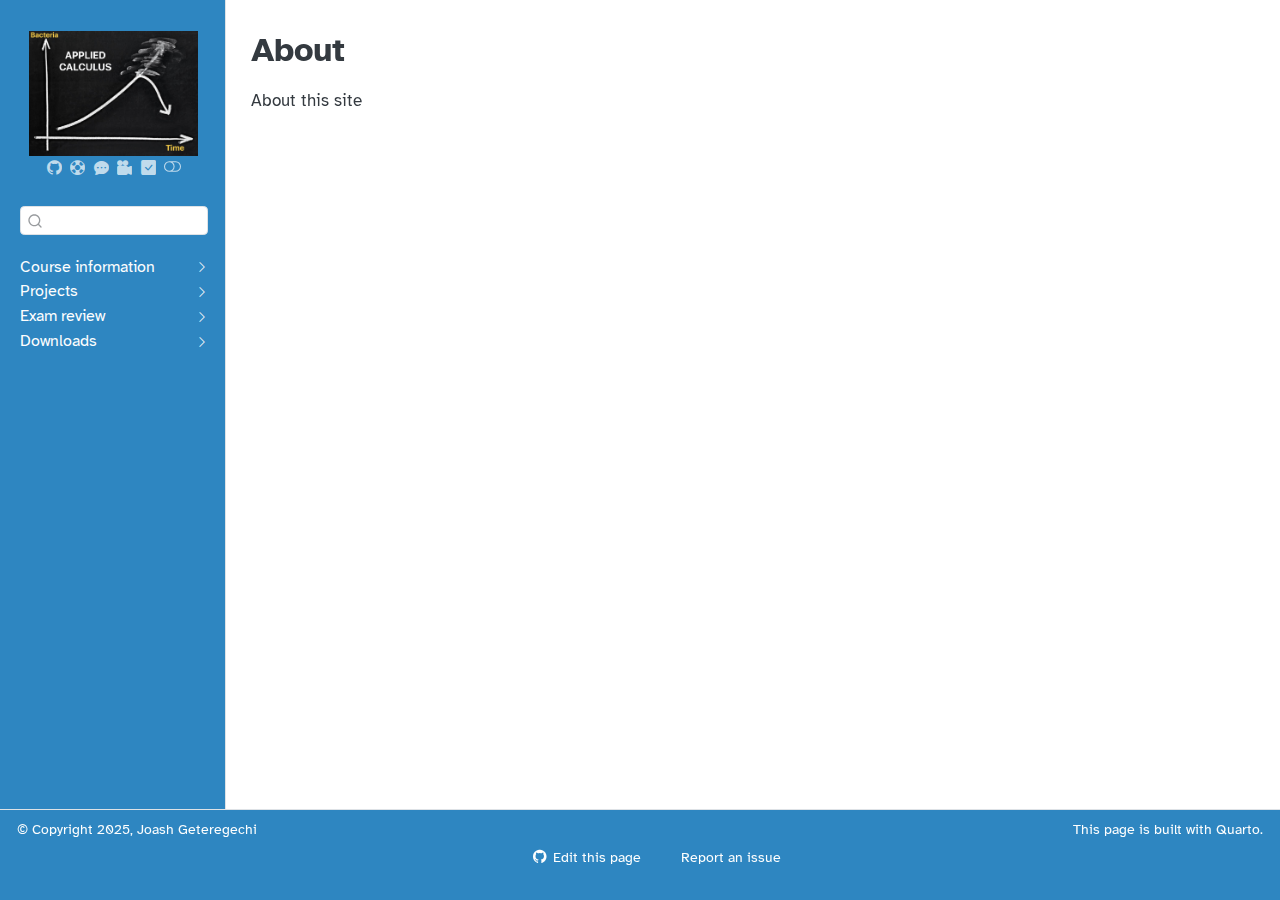
<file: docs/about.html>
<!DOCTYPE html>
<html xmlns="http://www.w3.org/1999/xhtml" lang="en" xml:lang="en"><head>

<meta charset="utf-8">
<meta name="generator" content="quarto-1.6.36">

<meta name="viewport" content="width=device-width, initial-scale=1.0, user-scalable=yes">


<title>About – MATH 155</title>
<style>
code{white-space: pre-wrap;}
span.smallcaps{font-variant: small-caps;}
div.columns{display: flex; gap: min(4vw, 1.5em);}
div.column{flex: auto; overflow-x: auto;}
div.hanging-indent{margin-left: 1.5em; text-indent: -1.5em;}
ul.task-list{list-style: none;}
ul.task-list li input[type="checkbox"] {
  width: 0.8em;
  margin: 0 0.8em 0.2em -1em; /* quarto-specific, see https://github.com/quarto-dev/quarto-cli/issues/4556 */ 
  vertical-align: middle;
}
</style>


<script src="site_libs/quarto-nav/quarto-nav.js"></script>
<script src="site_libs/clipboard/clipboard.min.js"></script>
<script src="site_libs/quarto-search/autocomplete.umd.js"></script>
<script src="site_libs/quarto-search/fuse.min.js"></script>
<script src="site_libs/quarto-search/quarto-search.js"></script>
<meta name="quarto:offset" content="./">
<script src="site_libs/quarto-html/quarto.js"></script>
<script src="site_libs/quarto-html/popper.min.js"></script>
<script src="site_libs/quarto-html/tippy.umd.min.js"></script>
<script src="site_libs/quarto-html/anchor.min.js"></script>
<link href="site_libs/quarto-html/tippy.css" rel="stylesheet">
<link href="site_libs/quarto-html/quarto-syntax-highlighting-d9ea220ee908cb7322d1b5aeb522d8d4.css" rel="stylesheet" class="quarto-color-scheme" id="quarto-text-highlighting-styles">
<link href="site_libs/quarto-html/quarto-syntax-highlighting-dark-d9ea220ee908cb7322d1b5aeb522d8d4.css" rel="prefetch" class="quarto-color-scheme quarto-color-alternate" id="quarto-text-highlighting-styles">
<script src="site_libs/bootstrap/bootstrap.min.js"></script>
<link href="site_libs/bootstrap/bootstrap-icons.css" rel="stylesheet">
<link href="site_libs/bootstrap/bootstrap-5b38446bab4305e7f187b3a68b4b2995.min.css" rel="stylesheet" append-hash="true" class="quarto-color-scheme" id="quarto-bootstrap" data-mode="light">
<link href="site_libs/bootstrap/bootstrap-dark-a0c9525d54c2096b757e570632438d2b.min.css" rel="prefetch" append-hash="true" class="quarto-color-scheme quarto-color-alternate" id="quarto-bootstrap" data-mode="dark">
<script id="quarto-search-options" type="application/json">{
  "location": "sidebar",
  "copy-button": false,
  "collapse-after": 3,
  "panel-placement": "start",
  "type": "textbox",
  "limit": 50,
  "keyboard-shortcut": [
    "f",
    "/",
    "s"
  ],
  "show-item-context": false,
  "language": {
    "search-no-results-text": "No results",
    "search-matching-documents-text": "matching documents",
    "search-copy-link-title": "Copy link to search",
    "search-hide-matches-text": "Hide additional matches",
    "search-more-match-text": "more match in this document",
    "search-more-matches-text": "more matches in this document",
    "search-clear-button-title": "Clear",
    "search-text-placeholder": "",
    "search-detached-cancel-button-title": "Cancel",
    "search-submit-button-title": "Submit",
    "search-label": "Search"
  }
}</script>


<meta property="og:title" content="About – MATH 155">
<meta property="og:description" content="Homepage for MATH 155 - Basic Statistical Reasoning, Spring 2025.">
<meta property="og:site_name" content="MATH 155">
<meta name="twitter:title" content="About – MATH 155">
<meta name="twitter:description" content="Homepage for MATH 155 - Basic Statistical Reasoning, Spring 2025.">
<meta name="twitter:image" content="https://jmochogi.github.io/basic-stat/img/twitter-card.png">
<meta name="twitter:creator" content="@jmochogi">
<meta name="twitter:image-height" content="418">
<meta name="twitter:image-width" content="800">
<meta name="twitter:card" content="summary_large_image">
</head>

<body class="nav-sidebar docked">

<div id="quarto-search-results"></div>
  <header id="quarto-header" class="headroom fixed-top">
  <nav class="quarto-secondary-nav">
    <div class="container-fluid d-flex">
      <button type="button" class="quarto-btn-toggle btn" data-bs-toggle="collapse" role="button" data-bs-target=".quarto-sidebar-collapse-item" aria-controls="quarto-sidebar" aria-expanded="false" aria-label="Toggle sidebar navigation" onclick="if (window.quartoToggleHeadroom) { window.quartoToggleHeadroom(); }">
        <i class="bi bi-layout-text-sidebar-reverse"></i>
      </button>
        <nav class="quarto-page-breadcrumbs" aria-label="breadcrumb"><ol class="breadcrumb"><li class="breadcrumb-item">About</li></ol></nav>
        <a class="flex-grow-1" role="navigation" data-bs-toggle="collapse" data-bs-target=".quarto-sidebar-collapse-item" aria-controls="quarto-sidebar" aria-expanded="false" aria-label="Toggle sidebar navigation" onclick="if (window.quartoToggleHeadroom) { window.quartoToggleHeadroom(); }">      
        </a>
      <button type="button" class="btn quarto-search-button" aria-label="Search" onclick="window.quartoOpenSearch();">
        <i class="bi bi-search"></i>
      </button>
    </div>
  </nav>
</header>
<!-- content -->
<div id="quarto-content" class="quarto-container page-columns page-rows-contents page-layout-article">
<!-- sidebar -->
  <nav id="quarto-sidebar" class="sidebar collapse collapse-horizontal quarto-sidebar-collapse-item sidebar-navigation docked overflow-auto">
    <div class="pt-lg-2 mt-2 text-center sidebar-header">
      <a href="./index.html" class="sidebar-logo-link">
      <img src="./img/logo.jpeg" alt="" class="sidebar-logo py-0 d-lg-inline d-none">
      </a>
      <div class="sidebar-tools-main tools-wide">
    <a href="https://github.com/jmochogi/finite-math" title="GitHub repository" class="quarto-navigation-tool px-1" aria-label="GitHub repository"><i class="bi bi-github"></i></a>
    <a href="https://calendly.com/jmochogi/20min" title="Office hours" class="quarto-navigation-tool px-1" aria-label="Office hours"><i class="bi bi-life-preserver"></i></a>
    <a href="https://canvas.ithaca.edu/" title="Canvas Discussions" class="quarto-navigation-tool px-1" aria-label="Canvas Discussions"><i class="bi bi-chat-dots-fill"></i></a>
    <a href="https://ithaca.zoom.us/j/3364817575?pwd=WlA1S3hJWWZNTTFoWUVaZlA1clhtdz09" title="Zoom link" class="quarto-navigation-tool px-1" aria-label="Zoom link"><i class="bi bi-camera-reels-fill"></i></a>
    <a href="https://canvas.ithaca.edu/" title="Canvas" class="quarto-navigation-tool px-1" aria-label="Canvas"><i class="bi bi-check-square-fill"></i></a>
  <a href="" class="quarto-color-scheme-toggle quarto-navigation-tool  px-1" onclick="window.quartoToggleColorScheme(); return false;" title="Toggle dark mode"><i class="bi"></i></a>
</div>
      </div>
        <div class="mt-2 flex-shrink-0 align-items-center">
        <div class="sidebar-search">
        <div id="quarto-search" class="" title="Search"></div>
        </div>
        </div>
    <div class="sidebar-menu-container"> 
    <ul class="list-unstyled mt-1">
        <li class="sidebar-item sidebar-item-section">
      <div class="sidebar-item-container"> 
            <a class="sidebar-item-text sidebar-link text-start collapsed" data-bs-toggle="collapse" data-bs-target="#quarto-sidebar-section-1" role="navigation" aria-expanded="false">
 <span class="menu-text">Course information</span></a>
          <a class="sidebar-item-toggle text-start collapsed" data-bs-toggle="collapse" data-bs-target="#quarto-sidebar-section-1" role="navigation" aria-expanded="false" aria-label="Toggle section">
            <i class="bi bi-chevron-right ms-2"></i>
          </a> 
      </div>
      <ul id="quarto-sidebar-section-1" class="collapse list-unstyled sidebar-section depth1 ">  
          <li class="sidebar-item">
  <div class="sidebar-item-container"> 
  <a href="./course-overview.html" class="sidebar-item-text sidebar-link">
 <span class="menu-text">Overview</span></a>
  </div>
</li>
          <li class="sidebar-item">
  <div class="sidebar-item-container"> 
  <a href="./course-syllabus.html" class="sidebar-item-text sidebar-link">
 <span class="menu-text">Syllabus</span></a>
  </div>
</li>
          <li class="sidebar-item">
  <div class="sidebar-item-container"> 
  <a href="./course-support.html" class="sidebar-item-text sidebar-link">
 <span class="menu-text">Support</span></a>
  </div>
</li>
          <li class="sidebar-item">
  <div class="sidebar-item-container"> 
  <a href="./index.html" class="sidebar-item-text sidebar-link">
 <span class="menu-text">Schedule</span></a>
  </div>
</li>
          <li class="sidebar-item">
  <div class="sidebar-item-container"> 
  <a href="./course-faq.html" class="sidebar-item-text sidebar-link">
 <span class="menu-text">FAQ</span></a>
  </div>
</li>
      </ul>
  </li>
        <li class="sidebar-item sidebar-item-section">
      <div class="sidebar-item-container"> 
            <a class="sidebar-item-text sidebar-link text-start collapsed" data-bs-toggle="collapse" data-bs-target="#quarto-sidebar-section-2" role="navigation" aria-expanded="false">
 <span class="menu-text">Projects</span></a>
          <a class="sidebar-item-toggle text-start collapsed" data-bs-toggle="collapse" data-bs-target="#quarto-sidebar-section-2" role="navigation" aria-expanded="false" aria-label="Toggle section">
            <i class="bi bi-chevron-right ms-2"></i>
          </a> 
      </div>
      <ul id="quarto-sidebar-section-2" class="collapse list-unstyled sidebar-section depth1 ">  
          <li class="sidebar-item">
  <div class="sidebar-item-container"> 
  <a href="./project/first_project.html" class="sidebar-item-text sidebar-link">
 <span class="menu-text">Project 1</span></a>
  </div>
</li>
          <li class="sidebar-item">
  <div class="sidebar-item-container"> 
  <a href="./project/final_project.html" class="sidebar-item-text sidebar-link">
 <span class="menu-text">Project 2</span></a>
  </div>
</li>
      </ul>
  </li>
        <li class="sidebar-item sidebar-item-section">
      <div class="sidebar-item-container"> 
            <a class="sidebar-item-text sidebar-link text-start collapsed" data-bs-toggle="collapse" data-bs-target="#quarto-sidebar-section-3" role="navigation" aria-expanded="false">
 <span class="menu-text">Exam review</span></a>
          <a class="sidebar-item-toggle text-start collapsed" data-bs-toggle="collapse" data-bs-target="#quarto-sidebar-section-3" role="navigation" aria-expanded="false" aria-label="Toggle section">
            <i class="bi bi-chevron-right ms-2"></i>
          </a> 
      </div>
      <ul id="quarto-sidebar-section-3" class="collapse list-unstyled sidebar-section depth1 ">  
          <li class="sidebar-item">
  <div class="sidebar-item-container"> 
  <a href="./exam-review/exam-1-review.qmd" class="sidebar-item-text sidebar-link">
 <span class="menu-text">Exam 1</span></a>
  </div>
</li>
          <li class="sidebar-item">
  <div class="sidebar-item-container"> 
  <a href="./exam-review/exam-2-review.qmd" class="sidebar-item-text sidebar-link">
 <span class="menu-text">Exam 2</span></a>
  </div>
</li>
      </ul>
  </li>
        <li class="sidebar-item sidebar-item-section">
      <div class="sidebar-item-container"> 
            <a class="sidebar-item-text sidebar-link text-start collapsed" data-bs-toggle="collapse" data-bs-target="#quarto-sidebar-section-4" role="navigation" aria-expanded="false">
 <span class="menu-text">Downloads</span></a>
          <a class="sidebar-item-toggle text-start collapsed" data-bs-toggle="collapse" data-bs-target="#quarto-sidebar-section-4" role="navigation" aria-expanded="false" aria-label="Toggle section">
            <i class="bi bi-chevron-right ms-2"></i>
          </a> 
      </div>
      <ul id="quarto-sidebar-section-4" class="collapse list-unstyled sidebar-section depth1 ">  
          <li class="sidebar-item">
  <div class="sidebar-item-container"> 
  <a href="./course-downloads/hw.qmd" class="sidebar-item-text sidebar-link">
 <span class="menu-text">Homework</span></a>
  </div>
</li>
          <li class="sidebar-item">
  <div class="sidebar-item-container"> 
  <a href="./course-downloads/templates.qmd" class="sidebar-item-text sidebar-link">
 <span class="menu-text">Templates</span></a>
  </div>
</li>
      </ul>
  </li>
    </ul>
    </div>
</nav>
<div id="quarto-sidebar-glass" class="quarto-sidebar-collapse-item" data-bs-toggle="collapse" data-bs-target=".quarto-sidebar-collapse-item"></div>
<!-- margin-sidebar -->
    <div id="quarto-margin-sidebar" class="sidebar margin-sidebar zindex-bottom">
        
    </div>
<!-- main -->
<main class="content" id="quarto-document-content">

<header id="title-block-header" class="quarto-title-block default">
<div class="quarto-title">
<h1 class="title">About</h1>
</div>



<div class="quarto-title-meta">

    
  
    
  </div>
  


</header>


<p>About this site</p>



</main> <!-- /main -->
<script id="quarto-html-after-body" type="application/javascript">
window.document.addEventListener("DOMContentLoaded", function (event) {
  const toggleBodyColorMode = (bsSheetEl) => {
    const mode = bsSheetEl.getAttribute("data-mode");
    const bodyEl = window.document.querySelector("body");
    if (mode === "dark") {
      bodyEl.classList.add("quarto-dark");
      bodyEl.classList.remove("quarto-light");
    } else {
      bodyEl.classList.add("quarto-light");
      bodyEl.classList.remove("quarto-dark");
    }
  }
  const toggleBodyColorPrimary = () => {
    const bsSheetEl = window.document.querySelector("link#quarto-bootstrap");
    if (bsSheetEl) {
      toggleBodyColorMode(bsSheetEl);
    }
  }
  toggleBodyColorPrimary();  
  const disableStylesheet = (stylesheets) => {
    for (let i=0; i < stylesheets.length; i++) {
      const stylesheet = stylesheets[i];
      stylesheet.rel = 'prefetch';
    }
  }
  const enableStylesheet = (stylesheets) => {
    for (let i=0; i < stylesheets.length; i++) {
      const stylesheet = stylesheets[i];
      stylesheet.rel = 'stylesheet';
    }
  }
  const manageTransitions = (selector, allowTransitions) => {
    const els = window.document.querySelectorAll(selector);
    for (let i=0; i < els.length; i++) {
      const el = els[i];
      if (allowTransitions) {
        el.classList.remove('notransition');
      } else {
        el.classList.add('notransition');
      }
    }
  }
  const toggleGiscusIfUsed = (isAlternate, darkModeDefault) => {
    const baseTheme = document.querySelector('#giscus-base-theme')?.value ?? 'light';
    const alternateTheme = document.querySelector('#giscus-alt-theme')?.value ?? 'dark';
    let newTheme = '';
    if(darkModeDefault) {
      newTheme = isAlternate ? baseTheme : alternateTheme;
    } else {
      newTheme = isAlternate ? alternateTheme : baseTheme;
    }
    const changeGiscusTheme = () => {
      // From: https://github.com/giscus/giscus/issues/336
      const sendMessage = (message) => {
        const iframe = document.querySelector('iframe.giscus-frame');
        if (!iframe) return;
        iframe.contentWindow.postMessage({ giscus: message }, 'https://giscus.app');
      }
      sendMessage({
        setConfig: {
          theme: newTheme
        }
      });
    }
    const isGiscussLoaded = window.document.querySelector('iframe.giscus-frame') !== null;
    if (isGiscussLoaded) {
      changeGiscusTheme();
    }
  }
  const toggleColorMode = (alternate) => {
    // Switch the stylesheets
    const alternateStylesheets = window.document.querySelectorAll('link.quarto-color-scheme.quarto-color-alternate');
    manageTransitions('#quarto-margin-sidebar .nav-link', false);
    if (alternate) {
      enableStylesheet(alternateStylesheets);
      for (const sheetNode of alternateStylesheets) {
        if (sheetNode.id === "quarto-bootstrap") {
          toggleBodyColorMode(sheetNode);
        }
      }
    } else {
      disableStylesheet(alternateStylesheets);
      toggleBodyColorPrimary();
    }
    manageTransitions('#quarto-margin-sidebar .nav-link', true);
    // Switch the toggles
    const toggles = window.document.querySelectorAll('.quarto-color-scheme-toggle');
    for (let i=0; i < toggles.length; i++) {
      const toggle = toggles[i];
      if (toggle) {
        if (alternate) {
          toggle.classList.add("alternate");     
        } else {
          toggle.classList.remove("alternate");
        }
      }
    }
    // Hack to workaround the fact that safari doesn't
    // properly recolor the scrollbar when toggling (#1455)
    if (navigator.userAgent.indexOf('Safari') > 0 && navigator.userAgent.indexOf('Chrome') == -1) {
      manageTransitions("body", false);
      window.scrollTo(0, 1);
      setTimeout(() => {
        window.scrollTo(0, 0);
        manageTransitions("body", true);
      }, 40);  
    }
  }
  const isFileUrl = () => { 
    return window.location.protocol === 'file:';
  }
  const hasAlternateSentinel = () => {  
    let styleSentinel = getColorSchemeSentinel();
    if (styleSentinel !== null) {
      return styleSentinel === "alternate";
    } else {
      return false;
    }
  }
  const setStyleSentinel = (alternate) => {
    const value = alternate ? "alternate" : "default";
    if (!isFileUrl()) {
      window.localStorage.setItem("quarto-color-scheme", value);
    } else {
      localAlternateSentinel = value;
    }
  }
  const getColorSchemeSentinel = () => {
    if (!isFileUrl()) {
      const storageValue = window.localStorage.getItem("quarto-color-scheme");
      return storageValue != null ? storageValue : localAlternateSentinel;
    } else {
      return localAlternateSentinel;
    }
  }
  const darkModeDefault = false;
  let localAlternateSentinel = darkModeDefault ? 'alternate' : 'default';
  // Dark / light mode switch
  window.quartoToggleColorScheme = () => {
    // Read the current dark / light value 
    let toAlternate = !hasAlternateSentinel();
    toggleColorMode(toAlternate);
    setStyleSentinel(toAlternate);
    toggleGiscusIfUsed(toAlternate, darkModeDefault);
  };
  // Ensure there is a toggle, if there isn't float one in the top right
  if (window.document.querySelector('.quarto-color-scheme-toggle') === null) {
    const a = window.document.createElement('a');
    a.classList.add('top-right');
    a.classList.add('quarto-color-scheme-toggle');
    a.href = "";
    a.onclick = function() { try { window.quartoToggleColorScheme(); } catch {} return false; };
    const i = window.document.createElement("i");
    i.classList.add('bi');
    a.appendChild(i);
    window.document.body.appendChild(a);
  }
  // Switch to dark mode if need be
  if (hasAlternateSentinel()) {
    toggleColorMode(true);
  } else {
    toggleColorMode(false);
  }
  const icon = "";
  const anchorJS = new window.AnchorJS();
  anchorJS.options = {
    placement: 'right',
    icon: icon
  };
  anchorJS.add('.anchored');
  const isCodeAnnotation = (el) => {
    for (const clz of el.classList) {
      if (clz.startsWith('code-annotation-')) {                     
        return true;
      }
    }
    return false;
  }
  const onCopySuccess = function(e) {
    // button target
    const button = e.trigger;
    // don't keep focus
    button.blur();
    // flash "checked"
    button.classList.add('code-copy-button-checked');
    var currentTitle = button.getAttribute("title");
    button.setAttribute("title", "Copied!");
    let tooltip;
    if (window.bootstrap) {
      button.setAttribute("data-bs-toggle", "tooltip");
      button.setAttribute("data-bs-placement", "left");
      button.setAttribute("data-bs-title", "Copied!");
      tooltip = new bootstrap.Tooltip(button, 
        { trigger: "manual", 
          customClass: "code-copy-button-tooltip",
          offset: [0, -8]});
      tooltip.show();    
    }
    setTimeout(function() {
      if (tooltip) {
        tooltip.hide();
        button.removeAttribute("data-bs-title");
        button.removeAttribute("data-bs-toggle");
        button.removeAttribute("data-bs-placement");
      }
      button.setAttribute("title", currentTitle);
      button.classList.remove('code-copy-button-checked');
    }, 1000);
    // clear code selection
    e.clearSelection();
  }
  const getTextToCopy = function(trigger) {
      const codeEl = trigger.previousElementSibling.cloneNode(true);
      for (const childEl of codeEl.children) {
        if (isCodeAnnotation(childEl)) {
          childEl.remove();
        }
      }
      return codeEl.innerText;
  }
  const clipboard = new window.ClipboardJS('.code-copy-button:not([data-in-quarto-modal])', {
    text: getTextToCopy
  });
  clipboard.on('success', onCopySuccess);
  if (window.document.getElementById('quarto-embedded-source-code-modal')) {
    const clipboardModal = new window.ClipboardJS('.code-copy-button[data-in-quarto-modal]', {
      text: getTextToCopy,
      container: window.document.getElementById('quarto-embedded-source-code-modal')
    });
    clipboardModal.on('success', onCopySuccess);
  }
    var localhostRegex = new RegExp(/^(?:http|https):\/\/localhost\:?[0-9]*\//);
    var mailtoRegex = new RegExp(/^mailto:/);
      var filterRegex = new RegExp("https:\/\/jmochogi\.github\.io\/basic-stat\/");
    var isInternal = (href) => {
        return filterRegex.test(href) || localhostRegex.test(href) || mailtoRegex.test(href);
    }
    // Inspect non-navigation links and adorn them if external
 	var links = window.document.querySelectorAll('a[href]:not(.nav-link):not(.navbar-brand):not(.toc-action):not(.sidebar-link):not(.sidebar-item-toggle):not(.pagination-link):not(.no-external):not([aria-hidden]):not(.dropdown-item):not(.quarto-navigation-tool):not(.about-link)');
    for (var i=0; i<links.length; i++) {
      const link = links[i];
      if (!isInternal(link.href)) {
        // undo the damage that might have been done by quarto-nav.js in the case of
        // links that we want to consider external
        if (link.dataset.originalHref !== undefined) {
          link.href = link.dataset.originalHref;
        }
      }
    }
  function tippyHover(el, contentFn, onTriggerFn, onUntriggerFn) {
    const config = {
      allowHTML: true,
      maxWidth: 500,
      delay: 100,
      arrow: false,
      appendTo: function(el) {
          return el.parentElement;
      },
      interactive: true,
      interactiveBorder: 10,
      theme: 'quarto',
      placement: 'bottom-start',
    };
    if (contentFn) {
      config.content = contentFn;
    }
    if (onTriggerFn) {
      config.onTrigger = onTriggerFn;
    }
    if (onUntriggerFn) {
      config.onUntrigger = onUntriggerFn;
    }
    window.tippy(el, config); 
  }
  const noterefs = window.document.querySelectorAll('a[role="doc-noteref"]');
  for (var i=0; i<noterefs.length; i++) {
    const ref = noterefs[i];
    tippyHover(ref, function() {
      // use id or data attribute instead here
      let href = ref.getAttribute('data-footnote-href') || ref.getAttribute('href');
      try { href = new URL(href).hash; } catch {}
      const id = href.replace(/^#\/?/, "");
      const note = window.document.getElementById(id);
      if (note) {
        return note.innerHTML;
      } else {
        return "";
      }
    });
  }
  const xrefs = window.document.querySelectorAll('a.quarto-xref');
  const processXRef = (id, note) => {
    // Strip column container classes
    const stripColumnClz = (el) => {
      el.classList.remove("page-full", "page-columns");
      if (el.children) {
        for (const child of el.children) {
          stripColumnClz(child);
        }
      }
    }
    stripColumnClz(note)
    if (id === null || id.startsWith('sec-')) {
      // Special case sections, only their first couple elements
      const container = document.createElement("div");
      if (note.children && note.children.length > 2) {
        container.appendChild(note.children[0].cloneNode(true));
        for (let i = 1; i < note.children.length; i++) {
          const child = note.children[i];
          if (child.tagName === "P" && child.innerText === "") {
            continue;
          } else {
            container.appendChild(child.cloneNode(true));
            break;
          }
        }
        if (window.Quarto?.typesetMath) {
          window.Quarto.typesetMath(container);
        }
        return container.innerHTML
      } else {
        if (window.Quarto?.typesetMath) {
          window.Quarto.typesetMath(note);
        }
        return note.innerHTML;
      }
    } else {
      // Remove any anchor links if they are present
      const anchorLink = note.querySelector('a.anchorjs-link');
      if (anchorLink) {
        anchorLink.remove();
      }
      if (window.Quarto?.typesetMath) {
        window.Quarto.typesetMath(note);
      }
      if (note.classList.contains("callout")) {
        return note.outerHTML;
      } else {
        return note.innerHTML;
      }
    }
  }
  for (var i=0; i<xrefs.length; i++) {
    const xref = xrefs[i];
    tippyHover(xref, undefined, function(instance) {
      instance.disable();
      let url = xref.getAttribute('href');
      let hash = undefined; 
      if (url.startsWith('#')) {
        hash = url;
      } else {
        try { hash = new URL(url).hash; } catch {}
      }
      if (hash) {
        const id = hash.replace(/^#\/?/, "");
        const note = window.document.getElementById(id);
        if (note !== null) {
          try {
            const html = processXRef(id, note.cloneNode(true));
            instance.setContent(html);
          } finally {
            instance.enable();
            instance.show();
          }
        } else {
          // See if we can fetch this
          fetch(url.split('#')[0])
          .then(res => res.text())
          .then(html => {
            const parser = new DOMParser();
            const htmlDoc = parser.parseFromString(html, "text/html");
            const note = htmlDoc.getElementById(id);
            if (note !== null) {
              const html = processXRef(id, note);
              instance.setContent(html);
            } 
          }).finally(() => {
            instance.enable();
            instance.show();
          });
        }
      } else {
        // See if we can fetch a full url (with no hash to target)
        // This is a special case and we should probably do some content thinning / targeting
        fetch(url)
        .then(res => res.text())
        .then(html => {
          const parser = new DOMParser();
          const htmlDoc = parser.parseFromString(html, "text/html");
          const note = htmlDoc.querySelector('main.content');
          if (note !== null) {
            // This should only happen for chapter cross references
            // (since there is no id in the URL)
            // remove the first header
            if (note.children.length > 0 && note.children[0].tagName === "HEADER") {
              note.children[0].remove();
            }
            const html = processXRef(null, note);
            instance.setContent(html);
          } 
        }).finally(() => {
          instance.enable();
          instance.show();
        });
      }
    }, function(instance) {
    });
  }
      let selectedAnnoteEl;
      const selectorForAnnotation = ( cell, annotation) => {
        let cellAttr = 'data-code-cell="' + cell + '"';
        let lineAttr = 'data-code-annotation="' +  annotation + '"';
        const selector = 'span[' + cellAttr + '][' + lineAttr + ']';
        return selector;
      }
      const selectCodeLines = (annoteEl) => {
        const doc = window.document;
        const targetCell = annoteEl.getAttribute("data-target-cell");
        const targetAnnotation = annoteEl.getAttribute("data-target-annotation");
        const annoteSpan = window.document.querySelector(selectorForAnnotation(targetCell, targetAnnotation));
        const lines = annoteSpan.getAttribute("data-code-lines").split(",");
        const lineIds = lines.map((line) => {
          return targetCell + "-" + line;
        })
        let top = null;
        let height = null;
        let parent = null;
        if (lineIds.length > 0) {
            //compute the position of the single el (top and bottom and make a div)
            const el = window.document.getElementById(lineIds[0]);
            top = el.offsetTop;
            height = el.offsetHeight;
            parent = el.parentElement.parentElement;
          if (lineIds.length > 1) {
            const lastEl = window.document.getElementById(lineIds[lineIds.length - 1]);
            const bottom = lastEl.offsetTop + lastEl.offsetHeight;
            height = bottom - top;
          }
          if (top !== null && height !== null && parent !== null) {
            // cook up a div (if necessary) and position it 
            let div = window.document.getElementById("code-annotation-line-highlight");
            if (div === null) {
              div = window.document.createElement("div");
              div.setAttribute("id", "code-annotation-line-highlight");
              div.style.position = 'absolute';
              parent.appendChild(div);
            }
            div.style.top = top - 2 + "px";
            div.style.height = height + 4 + "px";
            div.style.left = 0;
            let gutterDiv = window.document.getElementById("code-annotation-line-highlight-gutter");
            if (gutterDiv === null) {
              gutterDiv = window.document.createElement("div");
              gutterDiv.setAttribute("id", "code-annotation-line-highlight-gutter");
              gutterDiv.style.position = 'absolute';
              const codeCell = window.document.getElementById(targetCell);
              const gutter = codeCell.querySelector('.code-annotation-gutter');
              gutter.appendChild(gutterDiv);
            }
            gutterDiv.style.top = top - 2 + "px";
            gutterDiv.style.height = height + 4 + "px";
          }
          selectedAnnoteEl = annoteEl;
        }
      };
      const unselectCodeLines = () => {
        const elementsIds = ["code-annotation-line-highlight", "code-annotation-line-highlight-gutter"];
        elementsIds.forEach((elId) => {
          const div = window.document.getElementById(elId);
          if (div) {
            div.remove();
          }
        });
        selectedAnnoteEl = undefined;
      };
        // Handle positioning of the toggle
    window.addEventListener(
      "resize",
      throttle(() => {
        elRect = undefined;
        if (selectedAnnoteEl) {
          selectCodeLines(selectedAnnoteEl);
        }
      }, 10)
    );
    function throttle(fn, ms) {
    let throttle = false;
    let timer;
      return (...args) => {
        if(!throttle) { // first call gets through
            fn.apply(this, args);
            throttle = true;
        } else { // all the others get throttled
            if(timer) clearTimeout(timer); // cancel #2
            timer = setTimeout(() => {
              fn.apply(this, args);
              timer = throttle = false;
            }, ms);
        }
      };
    }
      // Attach click handler to the DT
      const annoteDls = window.document.querySelectorAll('dt[data-target-cell]');
      for (const annoteDlNode of annoteDls) {
        annoteDlNode.addEventListener('click', (event) => {
          const clickedEl = event.target;
          if (clickedEl !== selectedAnnoteEl) {
            unselectCodeLines();
            const activeEl = window.document.querySelector('dt[data-target-cell].code-annotation-active');
            if (activeEl) {
              activeEl.classList.remove('code-annotation-active');
            }
            selectCodeLines(clickedEl);
            clickedEl.classList.add('code-annotation-active');
          } else {
            // Unselect the line
            unselectCodeLines();
            clickedEl.classList.remove('code-annotation-active');
          }
        });
      }
  const findCites = (el) => {
    const parentEl = el.parentElement;
    if (parentEl) {
      const cites = parentEl.dataset.cites;
      if (cites) {
        return {
          el,
          cites: cites.split(' ')
        };
      } else {
        return findCites(el.parentElement)
      }
    } else {
      return undefined;
    }
  };
  var bibliorefs = window.document.querySelectorAll('a[role="doc-biblioref"]');
  for (var i=0; i<bibliorefs.length; i++) {
    const ref = bibliorefs[i];
    const citeInfo = findCites(ref);
    if (citeInfo) {
      tippyHover(citeInfo.el, function() {
        var popup = window.document.createElement('div');
        citeInfo.cites.forEach(function(cite) {
          var citeDiv = window.document.createElement('div');
          citeDiv.classList.add('hanging-indent');
          citeDiv.classList.add('csl-entry');
          var biblioDiv = window.document.getElementById('ref-' + cite);
          if (biblioDiv) {
            citeDiv.innerHTML = biblioDiv.innerHTML;
          }
          popup.appendChild(citeDiv);
        });
        return popup.innerHTML;
      });
    }
  }
});
</script>
</div> <!-- /content -->
<footer class="footer">
  <div class="nav-footer">
    <div class="nav-footer-left">
<p>© Copyright 2025, Joash Geteregechi</p>
</div>   
    <div class="nav-footer-center">
      &nbsp;
    <div class="toc-actions"><ul><li><a href="https://github.com/jmochogi/basic-stat.git/edit/main/about.qmd" class="toc-action"><i class="bi bi-github"></i>Edit this page</a></li><li><a href="https://github.com/jmochogi/basic-stat.git/issues/new" class="toc-action"><i class="bi empty"></i>Report an issue</a></li></ul></div></div>
    <div class="nav-footer-right">
<p>This page is built with <a href="https://quarto.org/">Quarto</a>.</p>
</div>
  </div>
</footer>




</body></html>
</file>
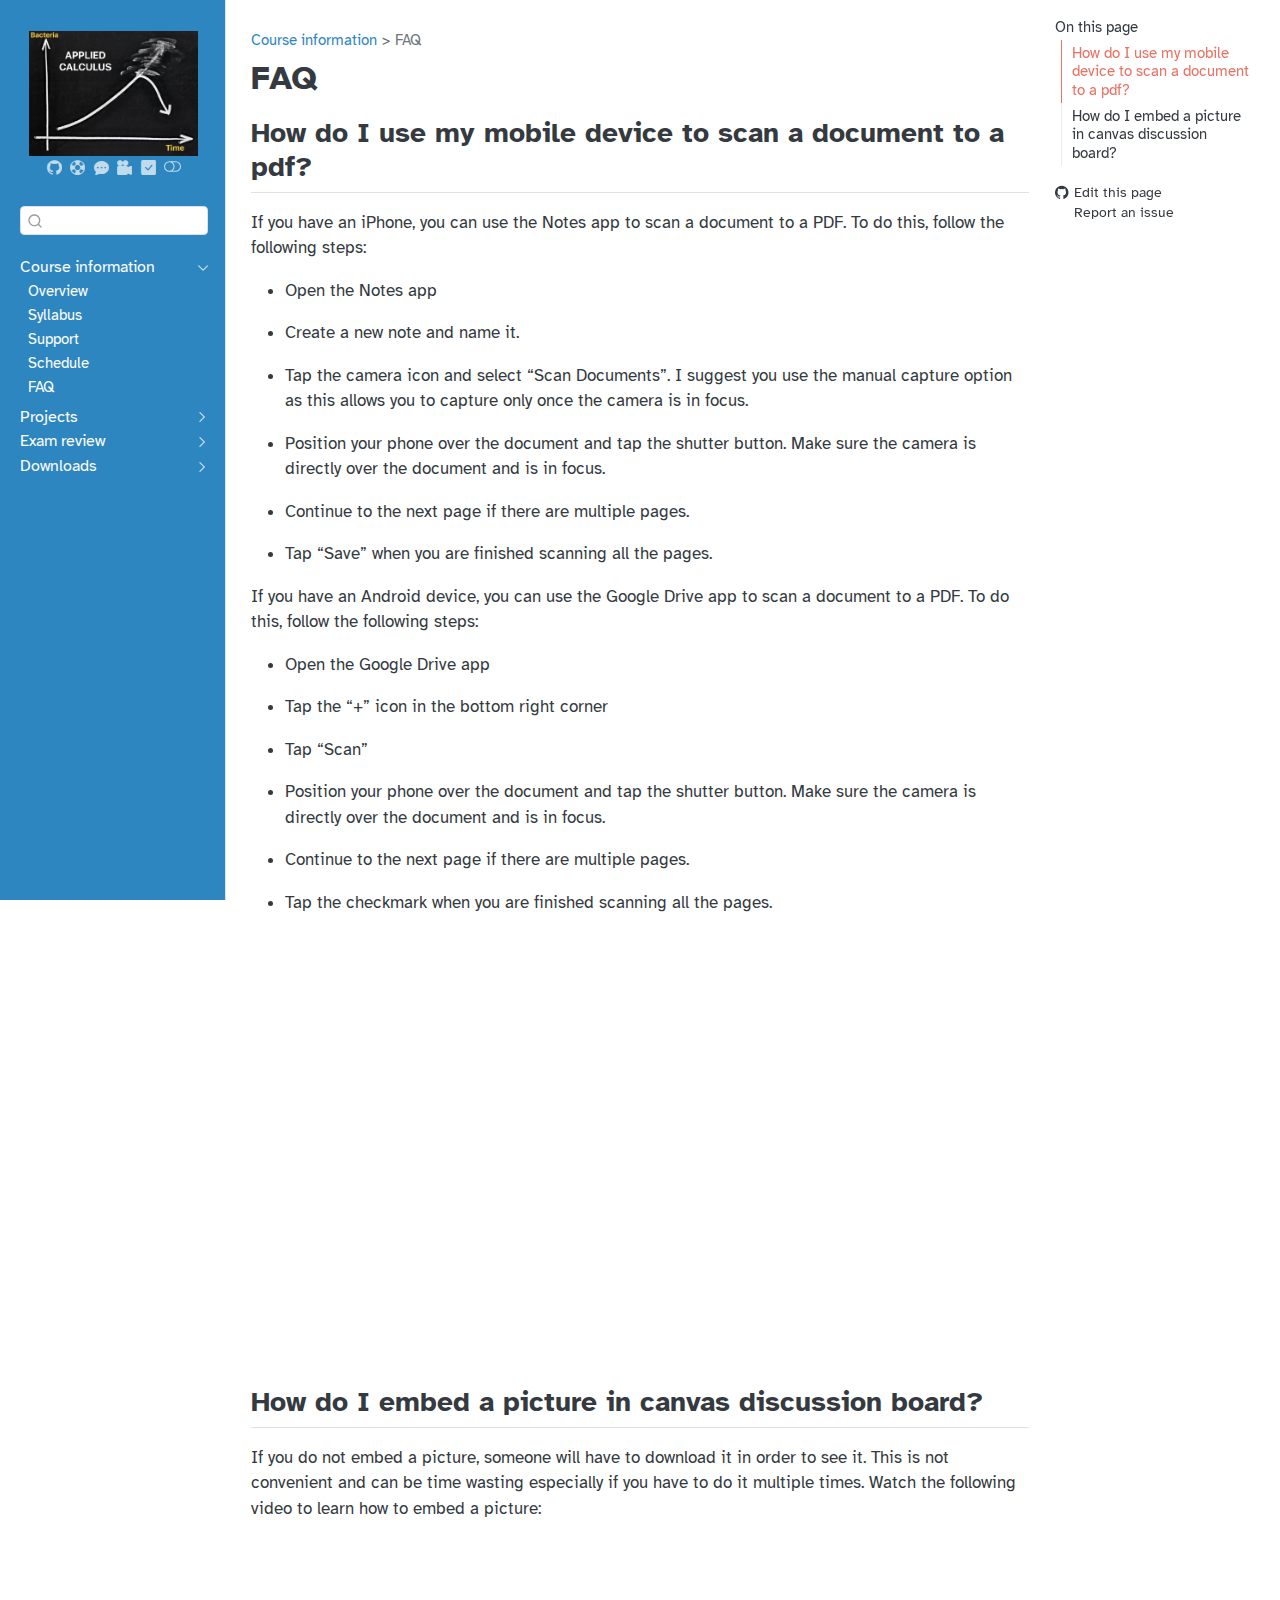
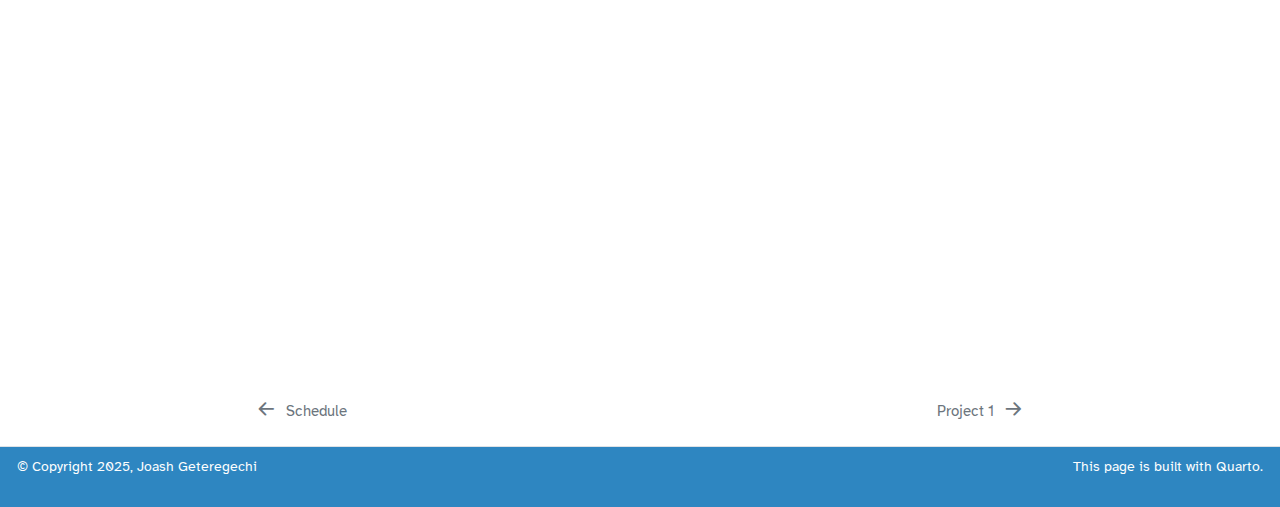
<file: docs/course-faq.html>
<!DOCTYPE html>
<html xmlns="http://www.w3.org/1999/xhtml" lang="en" xml:lang="en"><head>

<meta charset="utf-8">
<meta name="generator" content="quarto-1.6.36">

<meta name="viewport" content="width=device-width, initial-scale=1.0, user-scalable=yes">


<title>FAQ – MATH 155</title>
<style>
code{white-space: pre-wrap;}
span.smallcaps{font-variant: small-caps;}
div.columns{display: flex; gap: min(4vw, 1.5em);}
div.column{flex: auto; overflow-x: auto;}
div.hanging-indent{margin-left: 1.5em; text-indent: -1.5em;}
ul.task-list{list-style: none;}
ul.task-list li input[type="checkbox"] {
  width: 0.8em;
  margin: 0 0.8em 0.2em -1em; /* quarto-specific, see https://github.com/quarto-dev/quarto-cli/issues/4556 */ 
  vertical-align: middle;
}
</style>


<script src="site_libs/quarto-nav/quarto-nav.js"></script>
<script src="site_libs/clipboard/clipboard.min.js"></script>
<script src="site_libs/quarto-search/autocomplete.umd.js"></script>
<script src="site_libs/quarto-search/fuse.min.js"></script>
<script src="site_libs/quarto-search/quarto-search.js"></script>
<meta name="quarto:offset" content="./">
<link href="./project/first_project.html" rel="next">
<link href="./index.html" rel="prev">
<script src="site_libs/quarto-html/quarto.js"></script>
<script src="site_libs/quarto-html/popper.min.js"></script>
<script src="site_libs/quarto-html/tippy.umd.min.js"></script>
<script src="site_libs/quarto-html/anchor.min.js"></script>
<link href="site_libs/quarto-html/tippy.css" rel="stylesheet">
<link href="site_libs/quarto-html/quarto-syntax-highlighting-d9ea220ee908cb7322d1b5aeb522d8d4.css" rel="stylesheet" class="quarto-color-scheme" id="quarto-text-highlighting-styles">
<link href="site_libs/quarto-html/quarto-syntax-highlighting-dark-d9ea220ee908cb7322d1b5aeb522d8d4.css" rel="prefetch" class="quarto-color-scheme quarto-color-alternate" id="quarto-text-highlighting-styles">
<script src="site_libs/bootstrap/bootstrap.min.js"></script>
<link href="site_libs/bootstrap/bootstrap-icons.css" rel="stylesheet">
<link href="site_libs/bootstrap/bootstrap-5b38446bab4305e7f187b3a68b4b2995.min.css" rel="stylesheet" append-hash="true" class="quarto-color-scheme" id="quarto-bootstrap" data-mode="light">
<link href="site_libs/bootstrap/bootstrap-dark-a0c9525d54c2096b757e570632438d2b.min.css" rel="prefetch" append-hash="true" class="quarto-color-scheme quarto-color-alternate" id="quarto-bootstrap" data-mode="dark">
<script id="quarto-search-options" type="application/json">{
  "location": "sidebar",
  "copy-button": false,
  "collapse-after": 3,
  "panel-placement": "start",
  "type": "textbox",
  "limit": 50,
  "keyboard-shortcut": [
    "f",
    "/",
    "s"
  ],
  "show-item-context": false,
  "language": {
    "search-no-results-text": "No results",
    "search-matching-documents-text": "matching documents",
    "search-copy-link-title": "Copy link to search",
    "search-hide-matches-text": "Hide additional matches",
    "search-more-match-text": "more match in this document",
    "search-more-matches-text": "more matches in this document",
    "search-clear-button-title": "Clear",
    "search-text-placeholder": "",
    "search-detached-cancel-button-title": "Cancel",
    "search-submit-button-title": "Submit",
    "search-label": "Search"
  }
}</script>


<meta property="og:title" content="FAQ – MATH 155">
<meta property="og:description" content="Homepage for MATH 155 - Basic Statistical Reasoning, Spring 2025.">
<meta property="og:site_name" content="MATH 155">
<meta name="twitter:title" content="FAQ – MATH 155">
<meta name="twitter:description" content="Homepage for MATH 155 - Basic Statistical Reasoning, Spring 2025.">
<meta name="twitter:image" content="https://jmochogi.github.io/basic-stat/img/twitter-card.png">
<meta name="twitter:creator" content="@jmochogi">
<meta name="twitter:image-height" content="418">
<meta name="twitter:image-width" content="800">
<meta name="twitter:card" content="summary_large_image">
</head>

<body class="nav-sidebar docked">

<div id="quarto-search-results"></div>
  <header id="quarto-header" class="headroom fixed-top">
  <nav class="quarto-secondary-nav">
    <div class="container-fluid d-flex">
      <button type="button" class="quarto-btn-toggle btn" data-bs-toggle="collapse" role="button" data-bs-target=".quarto-sidebar-collapse-item" aria-controls="quarto-sidebar" aria-expanded="false" aria-label="Toggle sidebar navigation" onclick="if (window.quartoToggleHeadroom) { window.quartoToggleHeadroom(); }">
        <i class="bi bi-layout-text-sidebar-reverse"></i>
      </button>
        <nav class="quarto-page-breadcrumbs" aria-label="breadcrumb"><ol class="breadcrumb"><li class="breadcrumb-item"><a href="./course-overview.html">Course information</a></li><li class="breadcrumb-item"><a href="./course-faq.html">FAQ</a></li></ol></nav>
        <a class="flex-grow-1" role="navigation" data-bs-toggle="collapse" data-bs-target=".quarto-sidebar-collapse-item" aria-controls="quarto-sidebar" aria-expanded="false" aria-label="Toggle sidebar navigation" onclick="if (window.quartoToggleHeadroom) { window.quartoToggleHeadroom(); }">      
        </a>
      <button type="button" class="btn quarto-search-button" aria-label="Search" onclick="window.quartoOpenSearch();">
        <i class="bi bi-search"></i>
      </button>
    </div>
  </nav>
</header>
<!-- content -->
<div id="quarto-content" class="quarto-container page-columns page-rows-contents page-layout-article">
<!-- sidebar -->
  <nav id="quarto-sidebar" class="sidebar collapse collapse-horizontal quarto-sidebar-collapse-item sidebar-navigation docked overflow-auto">
    <div class="pt-lg-2 mt-2 text-center sidebar-header">
      <a href="./index.html" class="sidebar-logo-link">
      <img src="./img/logo.jpeg" alt="" class="sidebar-logo py-0 d-lg-inline d-none">
      </a>
      <div class="sidebar-tools-main tools-wide">
    <a href="https://github.com/jmochogi/finite-math" title="GitHub repository" class="quarto-navigation-tool px-1" aria-label="GitHub repository"><i class="bi bi-github"></i></a>
    <a href="https://calendly.com/jmochogi/20min" title="Office hours" class="quarto-navigation-tool px-1" aria-label="Office hours"><i class="bi bi-life-preserver"></i></a>
    <a href="https://canvas.ithaca.edu/" title="Canvas Discussions" class="quarto-navigation-tool px-1" aria-label="Canvas Discussions"><i class="bi bi-chat-dots-fill"></i></a>
    <a href="https://ithaca.zoom.us/j/3364817575?pwd=WlA1S3hJWWZNTTFoWUVaZlA1clhtdz09" title="Zoom link" class="quarto-navigation-tool px-1" aria-label="Zoom link"><i class="bi bi-camera-reels-fill"></i></a>
    <a href="https://canvas.ithaca.edu/" title="Canvas" class="quarto-navigation-tool px-1" aria-label="Canvas"><i class="bi bi-check-square-fill"></i></a>
  <a href="" class="quarto-color-scheme-toggle quarto-navigation-tool  px-1" onclick="window.quartoToggleColorScheme(); return false;" title="Toggle dark mode"><i class="bi"></i></a>
</div>
      </div>
        <div class="mt-2 flex-shrink-0 align-items-center">
        <div class="sidebar-search">
        <div id="quarto-search" class="" title="Search"></div>
        </div>
        </div>
    <div class="sidebar-menu-container"> 
    <ul class="list-unstyled mt-1">
        <li class="sidebar-item sidebar-item-section">
      <div class="sidebar-item-container"> 
            <a class="sidebar-item-text sidebar-link text-start" data-bs-toggle="collapse" data-bs-target="#quarto-sidebar-section-1" role="navigation" aria-expanded="true">
 <span class="menu-text">Course information</span></a>
          <a class="sidebar-item-toggle text-start" data-bs-toggle="collapse" data-bs-target="#quarto-sidebar-section-1" role="navigation" aria-expanded="true" aria-label="Toggle section">
            <i class="bi bi-chevron-right ms-2"></i>
          </a> 
      </div>
      <ul id="quarto-sidebar-section-1" class="collapse list-unstyled sidebar-section depth1 show">  
          <li class="sidebar-item">
  <div class="sidebar-item-container"> 
  <a href="./course-overview.html" class="sidebar-item-text sidebar-link">
 <span class="menu-text">Overview</span></a>
  </div>
</li>
          <li class="sidebar-item">
  <div class="sidebar-item-container"> 
  <a href="./course-syllabus.html" class="sidebar-item-text sidebar-link">
 <span class="menu-text">Syllabus</span></a>
  </div>
</li>
          <li class="sidebar-item">
  <div class="sidebar-item-container"> 
  <a href="./course-support.html" class="sidebar-item-text sidebar-link">
 <span class="menu-text">Support</span></a>
  </div>
</li>
          <li class="sidebar-item">
  <div class="sidebar-item-container"> 
  <a href="./index.html" class="sidebar-item-text sidebar-link">
 <span class="menu-text">Schedule</span></a>
  </div>
</li>
          <li class="sidebar-item">
  <div class="sidebar-item-container"> 
  <a href="./course-faq.html" class="sidebar-item-text sidebar-link active">
 <span class="menu-text">FAQ</span></a>
  </div>
</li>
      </ul>
  </li>
        <li class="sidebar-item sidebar-item-section">
      <div class="sidebar-item-container"> 
            <a class="sidebar-item-text sidebar-link text-start collapsed" data-bs-toggle="collapse" data-bs-target="#quarto-sidebar-section-2" role="navigation" aria-expanded="false">
 <span class="menu-text">Projects</span></a>
          <a class="sidebar-item-toggle text-start collapsed" data-bs-toggle="collapse" data-bs-target="#quarto-sidebar-section-2" role="navigation" aria-expanded="false" aria-label="Toggle section">
            <i class="bi bi-chevron-right ms-2"></i>
          </a> 
      </div>
      <ul id="quarto-sidebar-section-2" class="collapse list-unstyled sidebar-section depth1 ">  
          <li class="sidebar-item">
  <div class="sidebar-item-container"> 
  <a href="./project/first_project.html" class="sidebar-item-text sidebar-link">
 <span class="menu-text">Project 1</span></a>
  </div>
</li>
          <li class="sidebar-item">
  <div class="sidebar-item-container"> 
  <a href="./project/final_project.html" class="sidebar-item-text sidebar-link">
 <span class="menu-text">Project 2</span></a>
  </div>
</li>
      </ul>
  </li>
        <li class="sidebar-item sidebar-item-section">
      <div class="sidebar-item-container"> 
            <a class="sidebar-item-text sidebar-link text-start collapsed" data-bs-toggle="collapse" data-bs-target="#quarto-sidebar-section-3" role="navigation" aria-expanded="false">
 <span class="menu-text">Exam review</span></a>
          <a class="sidebar-item-toggle text-start collapsed" data-bs-toggle="collapse" data-bs-target="#quarto-sidebar-section-3" role="navigation" aria-expanded="false" aria-label="Toggle section">
            <i class="bi bi-chevron-right ms-2"></i>
          </a> 
      </div>
      <ul id="quarto-sidebar-section-3" class="collapse list-unstyled sidebar-section depth1 ">  
          <li class="sidebar-item">
  <div class="sidebar-item-container"> 
  <a href="./exam-review/exam-1-review.html" class="sidebar-item-text sidebar-link">
 <span class="menu-text">Exam 1</span></a>
  </div>
</li>
          <li class="sidebar-item">
  <div class="sidebar-item-container"> 
  <a href="./exam-review/exam-2-review.qmd" class="sidebar-item-text sidebar-link">
 <span class="menu-text">Exam 2</span></a>
  </div>
</li>
      </ul>
  </li>
        <li class="sidebar-item sidebar-item-section">
      <div class="sidebar-item-container"> 
            <a class="sidebar-item-text sidebar-link text-start collapsed" data-bs-toggle="collapse" data-bs-target="#quarto-sidebar-section-4" role="navigation" aria-expanded="false">
 <span class="menu-text">Downloads</span></a>
          <a class="sidebar-item-toggle text-start collapsed" data-bs-toggle="collapse" data-bs-target="#quarto-sidebar-section-4" role="navigation" aria-expanded="false" aria-label="Toggle section">
            <i class="bi bi-chevron-right ms-2"></i>
          </a> 
      </div>
      <ul id="quarto-sidebar-section-4" class="collapse list-unstyled sidebar-section depth1 ">  
          <li class="sidebar-item">
  <div class="sidebar-item-container"> 
  <a href="./course-downloads/hw.qmd" class="sidebar-item-text sidebar-link">
 <span class="menu-text">Homework</span></a>
  </div>
</li>
          <li class="sidebar-item">
  <div class="sidebar-item-container"> 
  <a href="./course-downloads/templates.qmd" class="sidebar-item-text sidebar-link">
 <span class="menu-text">Templates</span></a>
  </div>
</li>
      </ul>
  </li>
    </ul>
    </div>
</nav>
<div id="quarto-sidebar-glass" class="quarto-sidebar-collapse-item" data-bs-toggle="collapse" data-bs-target=".quarto-sidebar-collapse-item"></div>
<!-- margin-sidebar -->
    <div id="quarto-margin-sidebar" class="sidebar margin-sidebar">
        <nav id="TOC" role="doc-toc" class="toc-active">
    <h2 id="toc-title">On this page</h2>
   
  <ul>
  <li><a href="#how-do-i-use-my-mobile-device-to-scan-a-document-to-a-pdf" id="toc-how-do-i-use-my-mobile-device-to-scan-a-document-to-a-pdf" class="nav-link active" data-scroll-target="#how-do-i-use-my-mobile-device-to-scan-a-document-to-a-pdf">How do I use my mobile device to scan a document to a pdf?</a></li>
  <li><a href="#how-do-i-embed-a-picture-in-canvas-discussion-board" id="toc-how-do-i-embed-a-picture-in-canvas-discussion-board" class="nav-link" data-scroll-target="#how-do-i-embed-a-picture-in-canvas-discussion-board">How do I embed a picture in canvas discussion board?</a></li>
  </ul>
<div class="toc-actions"><ul><li><a href="https://github.com/jmochogi/basic-stat.git/edit/main/course-faq.qmd" class="toc-action"><i class="bi bi-github"></i>Edit this page</a></li><li><a href="https://github.com/jmochogi/basic-stat.git/issues/new" class="toc-action"><i class="bi empty"></i>Report an issue</a></li></ul></div></nav>
    </div>
<!-- main -->
<main class="content" id="quarto-document-content">

<header id="title-block-header" class="quarto-title-block default"><nav class="quarto-page-breadcrumbs quarto-title-breadcrumbs d-none d-lg-block" aria-label="breadcrumb"><ol class="breadcrumb"><li class="breadcrumb-item"><a href="./course-overview.html">Course information</a></li><li class="breadcrumb-item"><a href="./course-faq.html">FAQ</a></li></ol></nav>
<div class="quarto-title">
<h1 class="title">FAQ</h1>
</div>



<div class="quarto-title-meta">

    
  
    
  </div>
  


</header>


<section id="how-do-i-use-my-mobile-device-to-scan-a-document-to-a-pdf" class="level2">
<h2 class="anchored" data-anchor-id="how-do-i-use-my-mobile-device-to-scan-a-document-to-a-pdf">How do I use my mobile device to scan a document to a pdf?</h2>
<p>If you have an iPhone, you can use the Notes app to scan a document to a PDF. To do this, follow the following steps:</p>
<ul>
<li><p>Open the Notes app</p></li>
<li><p>Create a new note and name it.</p></li>
<li><p>Tap the camera icon and select “Scan Documents”. I suggest you use the manual capture option as this allows you to capture only once the camera is in focus.</p></li>
<li><p>Position your phone over the document and tap the shutter button. Make sure the camera is directly over the document and is in focus.</p></li>
<li><p>Continue to the next page if there are multiple pages.</p></li>
<li><p>Tap “Save” when you are finished scanning all the pages.</p></li>
</ul>
<p>If you have an Android device, you can use the Google Drive app to scan a document to a PDF. To do this, follow the following steps:</p>
<ul>
<li><p>Open the Google Drive app</p></li>
<li><p>Tap the “+” icon in the bottom right corner</p></li>
<li><p>Tap “Scan”</p></li>
<li><p>Position your phone over the document and tap the shutter button. Make sure the camera is directly over the document and is in focus.</p></li>
<li><p>Continue to the next page if there are multiple pages.</p></li>
<li><p>Tap the checkmark when you are finished scanning all the pages.</p></li>
</ul>
<iframe width="700" height="394" src="https://www.youtube.com/embed/HNCcYtfAtTE" title="How to Scan Documents with your iPhone" frameborder="0" allow="accelerometer; autoplay; clipboard-write; encrypted-media; gyroscope; picture-in-picture; web-share" referrerpolicy="strict-origin-when-cross-origin" allowfullscreen=""></iframe>
</section>
<section id="how-do-i-embed-a-picture-in-canvas-discussion-board" class="level2">
<h2 class="anchored" data-anchor-id="how-do-i-embed-a-picture-in-canvas-discussion-board">How do I embed a picture in canvas discussion board?</h2>
<p>If you do not embed a picture, someone will have to download it in order to see it. This is not convenient and can be time wasting especially if you have to do it multiple times. Watch the following video to learn how to embed a picture:</p>
<iframe width="700" height="394" src="https://www.youtube.com/embed/V1mNT0udcZY" title="How to Embed an Image into a Canvas Discussion Board" frameborder="0" allow="accelerometer; autoplay; clipboard-write; encrypted-media; gyroscope; picture-in-picture; web-share" referrerpolicy="strict-origin-when-cross-origin" allowfullscreen=""></iframe>


</section>

</main> <!-- /main -->
<script id="quarto-html-after-body" type="application/javascript">
window.document.addEventListener("DOMContentLoaded", function (event) {
  const toggleBodyColorMode = (bsSheetEl) => {
    const mode = bsSheetEl.getAttribute("data-mode");
    const bodyEl = window.document.querySelector("body");
    if (mode === "dark") {
      bodyEl.classList.add("quarto-dark");
      bodyEl.classList.remove("quarto-light");
    } else {
      bodyEl.classList.add("quarto-light");
      bodyEl.classList.remove("quarto-dark");
    }
  }
  const toggleBodyColorPrimary = () => {
    const bsSheetEl = window.document.querySelector("link#quarto-bootstrap");
    if (bsSheetEl) {
      toggleBodyColorMode(bsSheetEl);
    }
  }
  toggleBodyColorPrimary();  
  const disableStylesheet = (stylesheets) => {
    for (let i=0; i < stylesheets.length; i++) {
      const stylesheet = stylesheets[i];
      stylesheet.rel = 'prefetch';
    }
  }
  const enableStylesheet = (stylesheets) => {
    for (let i=0; i < stylesheets.length; i++) {
      const stylesheet = stylesheets[i];
      stylesheet.rel = 'stylesheet';
    }
  }
  const manageTransitions = (selector, allowTransitions) => {
    const els = window.document.querySelectorAll(selector);
    for (let i=0; i < els.length; i++) {
      const el = els[i];
      if (allowTransitions) {
        el.classList.remove('notransition');
      } else {
        el.classList.add('notransition');
      }
    }
  }
  const toggleGiscusIfUsed = (isAlternate, darkModeDefault) => {
    const baseTheme = document.querySelector('#giscus-base-theme')?.value ?? 'light';
    const alternateTheme = document.querySelector('#giscus-alt-theme')?.value ?? 'dark';
    let newTheme = '';
    if(darkModeDefault) {
      newTheme = isAlternate ? baseTheme : alternateTheme;
    } else {
      newTheme = isAlternate ? alternateTheme : baseTheme;
    }
    const changeGiscusTheme = () => {
      // From: https://github.com/giscus/giscus/issues/336
      const sendMessage = (message) => {
        const iframe = document.querySelector('iframe.giscus-frame');
        if (!iframe) return;
        iframe.contentWindow.postMessage({ giscus: message }, 'https://giscus.app');
      }
      sendMessage({
        setConfig: {
          theme: newTheme
        }
      });
    }
    const isGiscussLoaded = window.document.querySelector('iframe.giscus-frame') !== null;
    if (isGiscussLoaded) {
      changeGiscusTheme();
    }
  }
  const toggleColorMode = (alternate) => {
    // Switch the stylesheets
    const alternateStylesheets = window.document.querySelectorAll('link.quarto-color-scheme.quarto-color-alternate');
    manageTransitions('#quarto-margin-sidebar .nav-link', false);
    if (alternate) {
      enableStylesheet(alternateStylesheets);
      for (const sheetNode of alternateStylesheets) {
        if (sheetNode.id === "quarto-bootstrap") {
          toggleBodyColorMode(sheetNode);
        }
      }
    } else {
      disableStylesheet(alternateStylesheets);
      toggleBodyColorPrimary();
    }
    manageTransitions('#quarto-margin-sidebar .nav-link', true);
    // Switch the toggles
    const toggles = window.document.querySelectorAll('.quarto-color-scheme-toggle');
    for (let i=0; i < toggles.length; i++) {
      const toggle = toggles[i];
      if (toggle) {
        if (alternate) {
          toggle.classList.add("alternate");     
        } else {
          toggle.classList.remove("alternate");
        }
      }
    }
    // Hack to workaround the fact that safari doesn't
    // properly recolor the scrollbar when toggling (#1455)
    if (navigator.userAgent.indexOf('Safari') > 0 && navigator.userAgent.indexOf('Chrome') == -1) {
      manageTransitions("body", false);
      window.scrollTo(0, 1);
      setTimeout(() => {
        window.scrollTo(0, 0);
        manageTransitions("body", true);
      }, 40);  
    }
  }
  const isFileUrl = () => { 
    return window.location.protocol === 'file:';
  }
  const hasAlternateSentinel = () => {  
    let styleSentinel = getColorSchemeSentinel();
    if (styleSentinel !== null) {
      return styleSentinel === "alternate";
    } else {
      return false;
    }
  }
  const setStyleSentinel = (alternate) => {
    const value = alternate ? "alternate" : "default";
    if (!isFileUrl()) {
      window.localStorage.setItem("quarto-color-scheme", value);
    } else {
      localAlternateSentinel = value;
    }
  }
  const getColorSchemeSentinel = () => {
    if (!isFileUrl()) {
      const storageValue = window.localStorage.getItem("quarto-color-scheme");
      return storageValue != null ? storageValue : localAlternateSentinel;
    } else {
      return localAlternateSentinel;
    }
  }
  const darkModeDefault = false;
  let localAlternateSentinel = darkModeDefault ? 'alternate' : 'default';
  // Dark / light mode switch
  window.quartoToggleColorScheme = () => {
    // Read the current dark / light value 
    let toAlternate = !hasAlternateSentinel();
    toggleColorMode(toAlternate);
    setStyleSentinel(toAlternate);
    toggleGiscusIfUsed(toAlternate, darkModeDefault);
  };
  // Ensure there is a toggle, if there isn't float one in the top right
  if (window.document.querySelector('.quarto-color-scheme-toggle') === null) {
    const a = window.document.createElement('a');
    a.classList.add('top-right');
    a.classList.add('quarto-color-scheme-toggle');
    a.href = "";
    a.onclick = function() { try { window.quartoToggleColorScheme(); } catch {} return false; };
    const i = window.document.createElement("i");
    i.classList.add('bi');
    a.appendChild(i);
    window.document.body.appendChild(a);
  }
  // Switch to dark mode if need be
  if (hasAlternateSentinel()) {
    toggleColorMode(true);
  } else {
    toggleColorMode(false);
  }
  const icon = "";
  const anchorJS = new window.AnchorJS();
  anchorJS.options = {
    placement: 'right',
    icon: icon
  };
  anchorJS.add('.anchored');
  const isCodeAnnotation = (el) => {
    for (const clz of el.classList) {
      if (clz.startsWith('code-annotation-')) {                     
        return true;
      }
    }
    return false;
  }
  const onCopySuccess = function(e) {
    // button target
    const button = e.trigger;
    // don't keep focus
    button.blur();
    // flash "checked"
    button.classList.add('code-copy-button-checked');
    var currentTitle = button.getAttribute("title");
    button.setAttribute("title", "Copied!");
    let tooltip;
    if (window.bootstrap) {
      button.setAttribute("data-bs-toggle", "tooltip");
      button.setAttribute("data-bs-placement", "left");
      button.setAttribute("data-bs-title", "Copied!");
      tooltip = new bootstrap.Tooltip(button, 
        { trigger: "manual", 
          customClass: "code-copy-button-tooltip",
          offset: [0, -8]});
      tooltip.show();    
    }
    setTimeout(function() {
      if (tooltip) {
        tooltip.hide();
        button.removeAttribute("data-bs-title");
        button.removeAttribute("data-bs-toggle");
        button.removeAttribute("data-bs-placement");
      }
      button.setAttribute("title", currentTitle);
      button.classList.remove('code-copy-button-checked');
    }, 1000);
    // clear code selection
    e.clearSelection();
  }
  const getTextToCopy = function(trigger) {
      const codeEl = trigger.previousElementSibling.cloneNode(true);
      for (const childEl of codeEl.children) {
        if (isCodeAnnotation(childEl)) {
          childEl.remove();
        }
      }
      return codeEl.innerText;
  }
  const clipboard = new window.ClipboardJS('.code-copy-button:not([data-in-quarto-modal])', {
    text: getTextToCopy
  });
  clipboard.on('success', onCopySuccess);
  if (window.document.getElementById('quarto-embedded-source-code-modal')) {
    const clipboardModal = new window.ClipboardJS('.code-copy-button[data-in-quarto-modal]', {
      text: getTextToCopy,
      container: window.document.getElementById('quarto-embedded-source-code-modal')
    });
    clipboardModal.on('success', onCopySuccess);
  }
    var localhostRegex = new RegExp(/^(?:http|https):\/\/localhost\:?[0-9]*\//);
    var mailtoRegex = new RegExp(/^mailto:/);
      var filterRegex = new RegExp("https:\/\/jmochogi\.github\.io\/basic-stat\/");
    var isInternal = (href) => {
        return filterRegex.test(href) || localhostRegex.test(href) || mailtoRegex.test(href);
    }
    // Inspect non-navigation links and adorn them if external
 	var links = window.document.querySelectorAll('a[href]:not(.nav-link):not(.navbar-brand):not(.toc-action):not(.sidebar-link):not(.sidebar-item-toggle):not(.pagination-link):not(.no-external):not([aria-hidden]):not(.dropdown-item):not(.quarto-navigation-tool):not(.about-link)');
    for (var i=0; i<links.length; i++) {
      const link = links[i];
      if (!isInternal(link.href)) {
        // undo the damage that might have been done by quarto-nav.js in the case of
        // links that we want to consider external
        if (link.dataset.originalHref !== undefined) {
          link.href = link.dataset.originalHref;
        }
      }
    }
  function tippyHover(el, contentFn, onTriggerFn, onUntriggerFn) {
    const config = {
      allowHTML: true,
      maxWidth: 500,
      delay: 100,
      arrow: false,
      appendTo: function(el) {
          return el.parentElement;
      },
      interactive: true,
      interactiveBorder: 10,
      theme: 'quarto',
      placement: 'bottom-start',
    };
    if (contentFn) {
      config.content = contentFn;
    }
    if (onTriggerFn) {
      config.onTrigger = onTriggerFn;
    }
    if (onUntriggerFn) {
      config.onUntrigger = onUntriggerFn;
    }
    window.tippy(el, config); 
  }
  const noterefs = window.document.querySelectorAll('a[role="doc-noteref"]');
  for (var i=0; i<noterefs.length; i++) {
    const ref = noterefs[i];
    tippyHover(ref, function() {
      // use id or data attribute instead here
      let href = ref.getAttribute('data-footnote-href') || ref.getAttribute('href');
      try { href = new URL(href).hash; } catch {}
      const id = href.replace(/^#\/?/, "");
      const note = window.document.getElementById(id);
      if (note) {
        return note.innerHTML;
      } else {
        return "";
      }
    });
  }
  const xrefs = window.document.querySelectorAll('a.quarto-xref');
  const processXRef = (id, note) => {
    // Strip column container classes
    const stripColumnClz = (el) => {
      el.classList.remove("page-full", "page-columns");
      if (el.children) {
        for (const child of el.children) {
          stripColumnClz(child);
        }
      }
    }
    stripColumnClz(note)
    if (id === null || id.startsWith('sec-')) {
      // Special case sections, only their first couple elements
      const container = document.createElement("div");
      if (note.children && note.children.length > 2) {
        container.appendChild(note.children[0].cloneNode(true));
        for (let i = 1; i < note.children.length; i++) {
          const child = note.children[i];
          if (child.tagName === "P" && child.innerText === "") {
            continue;
          } else {
            container.appendChild(child.cloneNode(true));
            break;
          }
        }
        if (window.Quarto?.typesetMath) {
          window.Quarto.typesetMath(container);
        }
        return container.innerHTML
      } else {
        if (window.Quarto?.typesetMath) {
          window.Quarto.typesetMath(note);
        }
        return note.innerHTML;
      }
    } else {
      // Remove any anchor links if they are present
      const anchorLink = note.querySelector('a.anchorjs-link');
      if (anchorLink) {
        anchorLink.remove();
      }
      if (window.Quarto?.typesetMath) {
        window.Quarto.typesetMath(note);
      }
      if (note.classList.contains("callout")) {
        return note.outerHTML;
      } else {
        return note.innerHTML;
      }
    }
  }
  for (var i=0; i<xrefs.length; i++) {
    const xref = xrefs[i];
    tippyHover(xref, undefined, function(instance) {
      instance.disable();
      let url = xref.getAttribute('href');
      let hash = undefined; 
      if (url.startsWith('#')) {
        hash = url;
      } else {
        try { hash = new URL(url).hash; } catch {}
      }
      if (hash) {
        const id = hash.replace(/^#\/?/, "");
        const note = window.document.getElementById(id);
        if (note !== null) {
          try {
            const html = processXRef(id, note.cloneNode(true));
            instance.setContent(html);
          } finally {
            instance.enable();
            instance.show();
          }
        } else {
          // See if we can fetch this
          fetch(url.split('#')[0])
          .then(res => res.text())
          .then(html => {
            const parser = new DOMParser();
            const htmlDoc = parser.parseFromString(html, "text/html");
            const note = htmlDoc.getElementById(id);
            if (note !== null) {
              const html = processXRef(id, note);
              instance.setContent(html);
            } 
          }).finally(() => {
            instance.enable();
            instance.show();
          });
        }
      } else {
        // See if we can fetch a full url (with no hash to target)
        // This is a special case and we should probably do some content thinning / targeting
        fetch(url)
        .then(res => res.text())
        .then(html => {
          const parser = new DOMParser();
          const htmlDoc = parser.parseFromString(html, "text/html");
          const note = htmlDoc.querySelector('main.content');
          if (note !== null) {
            // This should only happen for chapter cross references
            // (since there is no id in the URL)
            // remove the first header
            if (note.children.length > 0 && note.children[0].tagName === "HEADER") {
              note.children[0].remove();
            }
            const html = processXRef(null, note);
            instance.setContent(html);
          } 
        }).finally(() => {
          instance.enable();
          instance.show();
        });
      }
    }, function(instance) {
    });
  }
      let selectedAnnoteEl;
      const selectorForAnnotation = ( cell, annotation) => {
        let cellAttr = 'data-code-cell="' + cell + '"';
        let lineAttr = 'data-code-annotation="' +  annotation + '"';
        const selector = 'span[' + cellAttr + '][' + lineAttr + ']';
        return selector;
      }
      const selectCodeLines = (annoteEl) => {
        const doc = window.document;
        const targetCell = annoteEl.getAttribute("data-target-cell");
        const targetAnnotation = annoteEl.getAttribute("data-target-annotation");
        const annoteSpan = window.document.querySelector(selectorForAnnotation(targetCell, targetAnnotation));
        const lines = annoteSpan.getAttribute("data-code-lines").split(",");
        const lineIds = lines.map((line) => {
          return targetCell + "-" + line;
        })
        let top = null;
        let height = null;
        let parent = null;
        if (lineIds.length > 0) {
            //compute the position of the single el (top and bottom and make a div)
            const el = window.document.getElementById(lineIds[0]);
            top = el.offsetTop;
            height = el.offsetHeight;
            parent = el.parentElement.parentElement;
          if (lineIds.length > 1) {
            const lastEl = window.document.getElementById(lineIds[lineIds.length - 1]);
            const bottom = lastEl.offsetTop + lastEl.offsetHeight;
            height = bottom - top;
          }
          if (top !== null && height !== null && parent !== null) {
            // cook up a div (if necessary) and position it 
            let div = window.document.getElementById("code-annotation-line-highlight");
            if (div === null) {
              div = window.document.createElement("div");
              div.setAttribute("id", "code-annotation-line-highlight");
              div.style.position = 'absolute';
              parent.appendChild(div);
            }
            div.style.top = top - 2 + "px";
            div.style.height = height + 4 + "px";
            div.style.left = 0;
            let gutterDiv = window.document.getElementById("code-annotation-line-highlight-gutter");
            if (gutterDiv === null) {
              gutterDiv = window.document.createElement("div");
              gutterDiv.setAttribute("id", "code-annotation-line-highlight-gutter");
              gutterDiv.style.position = 'absolute';
              const codeCell = window.document.getElementById(targetCell);
              const gutter = codeCell.querySelector('.code-annotation-gutter');
              gutter.appendChild(gutterDiv);
            }
            gutterDiv.style.top = top - 2 + "px";
            gutterDiv.style.height = height + 4 + "px";
          }
          selectedAnnoteEl = annoteEl;
        }
      };
      const unselectCodeLines = () => {
        const elementsIds = ["code-annotation-line-highlight", "code-annotation-line-highlight-gutter"];
        elementsIds.forEach((elId) => {
          const div = window.document.getElementById(elId);
          if (div) {
            div.remove();
          }
        });
        selectedAnnoteEl = undefined;
      };
        // Handle positioning of the toggle
    window.addEventListener(
      "resize",
      throttle(() => {
        elRect = undefined;
        if (selectedAnnoteEl) {
          selectCodeLines(selectedAnnoteEl);
        }
      }, 10)
    );
    function throttle(fn, ms) {
    let throttle = false;
    let timer;
      return (...args) => {
        if(!throttle) { // first call gets through
            fn.apply(this, args);
            throttle = true;
        } else { // all the others get throttled
            if(timer) clearTimeout(timer); // cancel #2
            timer = setTimeout(() => {
              fn.apply(this, args);
              timer = throttle = false;
            }, ms);
        }
      };
    }
      // Attach click handler to the DT
      const annoteDls = window.document.querySelectorAll('dt[data-target-cell]');
      for (const annoteDlNode of annoteDls) {
        annoteDlNode.addEventListener('click', (event) => {
          const clickedEl = event.target;
          if (clickedEl !== selectedAnnoteEl) {
            unselectCodeLines();
            const activeEl = window.document.querySelector('dt[data-target-cell].code-annotation-active');
            if (activeEl) {
              activeEl.classList.remove('code-annotation-active');
            }
            selectCodeLines(clickedEl);
            clickedEl.classList.add('code-annotation-active');
          } else {
            // Unselect the line
            unselectCodeLines();
            clickedEl.classList.remove('code-annotation-active');
          }
        });
      }
  const findCites = (el) => {
    const parentEl = el.parentElement;
    if (parentEl) {
      const cites = parentEl.dataset.cites;
      if (cites) {
        return {
          el,
          cites: cites.split(' ')
        };
      } else {
        return findCites(el.parentElement)
      }
    } else {
      return undefined;
    }
  };
  var bibliorefs = window.document.querySelectorAll('a[role="doc-biblioref"]');
  for (var i=0; i<bibliorefs.length; i++) {
    const ref = bibliorefs[i];
    const citeInfo = findCites(ref);
    if (citeInfo) {
      tippyHover(citeInfo.el, function() {
        var popup = window.document.createElement('div');
        citeInfo.cites.forEach(function(cite) {
          var citeDiv = window.document.createElement('div');
          citeDiv.classList.add('hanging-indent');
          citeDiv.classList.add('csl-entry');
          var biblioDiv = window.document.getElementById('ref-' + cite);
          if (biblioDiv) {
            citeDiv.innerHTML = biblioDiv.innerHTML;
          }
          popup.appendChild(citeDiv);
        });
        return popup.innerHTML;
      });
    }
  }
});
</script>
<nav class="page-navigation">
  <div class="nav-page nav-page-previous">
      <a href="./index.html" class="pagination-link" aria-label="Schedule">
        <i class="bi bi-arrow-left-short"></i> <span class="nav-page-text">Schedule</span>
      </a>          
  </div>
  <div class="nav-page nav-page-next">
      <a href="./project/first_project.html" class="pagination-link" aria-label="Project 1">
        <span class="nav-page-text">Project 1</span> <i class="bi bi-arrow-right-short"></i>
      </a>
  </div>
</nav>
</div> <!-- /content -->
<footer class="footer">
  <div class="nav-footer">
    <div class="nav-footer-left">
<p>© Copyright 2025, Joash Geteregechi</p>
</div>   
    <div class="nav-footer-center">
      &nbsp;
    <div class="toc-actions d-sm-block d-md-none"><ul><li><a href="https://github.com/jmochogi/basic-stat.git/edit/main/course-faq.qmd" class="toc-action"><i class="bi bi-github"></i>Edit this page</a></li><li><a href="https://github.com/jmochogi/basic-stat.git/issues/new" class="toc-action"><i class="bi empty"></i>Report an issue</a></li></ul></div></div>
    <div class="nav-footer-right">
<p>This page is built with <a href="https://quarto.org/">Quarto</a>.</p>
</div>
  </div>
</footer>




</body></html>
</file>
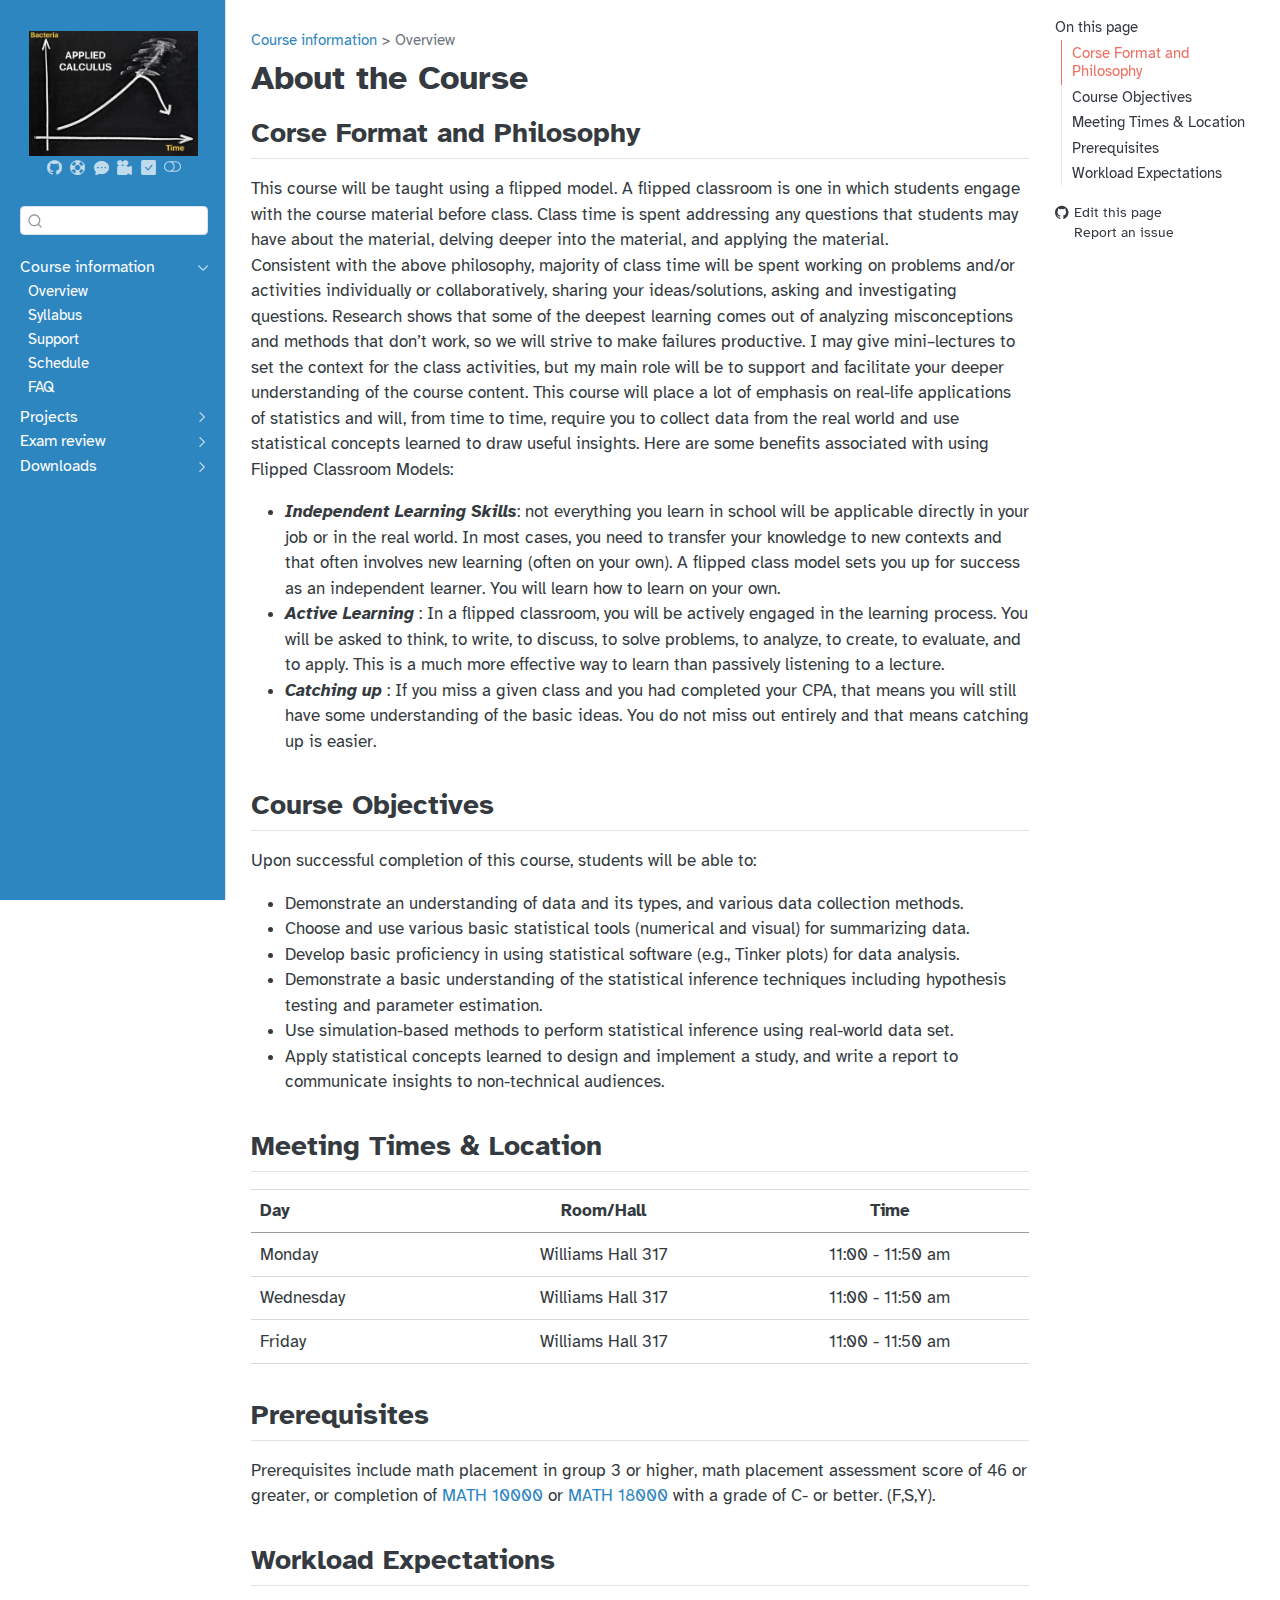
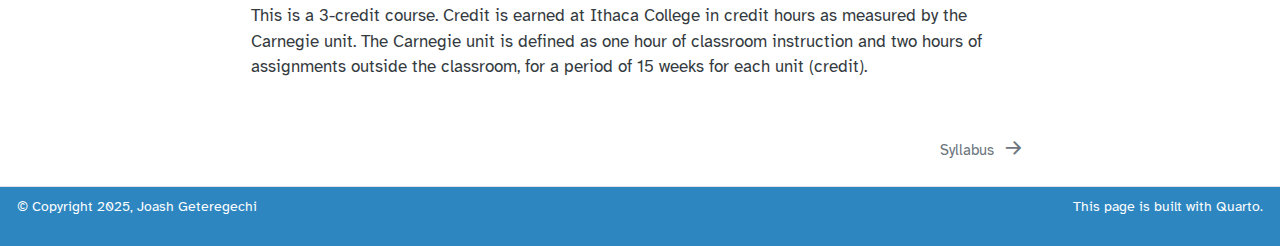
<file: docs/course-overview.html>
<!DOCTYPE html>
<html xmlns="http://www.w3.org/1999/xhtml" lang="en" xml:lang="en"><head>

<meta charset="utf-8">
<meta name="generator" content="quarto-1.6.36">

<meta name="viewport" content="width=device-width, initial-scale=1.0, user-scalable=yes">


<title>About the Course – MATH 155</title>
<style>
code{white-space: pre-wrap;}
span.smallcaps{font-variant: small-caps;}
div.columns{display: flex; gap: min(4vw, 1.5em);}
div.column{flex: auto; overflow-x: auto;}
div.hanging-indent{margin-left: 1.5em; text-indent: -1.5em;}
ul.task-list{list-style: none;}
ul.task-list li input[type="checkbox"] {
  width: 0.8em;
  margin: 0 0.8em 0.2em -1em; /* quarto-specific, see https://github.com/quarto-dev/quarto-cli/issues/4556 */ 
  vertical-align: middle;
}
</style>


<script src="site_libs/quarto-nav/quarto-nav.js"></script>
<script src="site_libs/clipboard/clipboard.min.js"></script>
<script src="site_libs/quarto-search/autocomplete.umd.js"></script>
<script src="site_libs/quarto-search/fuse.min.js"></script>
<script src="site_libs/quarto-search/quarto-search.js"></script>
<meta name="quarto:offset" content="./">
<link href="./course-syllabus.html" rel="next">
<script src="site_libs/quarto-html/quarto.js"></script>
<script src="site_libs/quarto-html/popper.min.js"></script>
<script src="site_libs/quarto-html/tippy.umd.min.js"></script>
<script src="site_libs/quarto-html/anchor.min.js"></script>
<link href="site_libs/quarto-html/tippy.css" rel="stylesheet">
<link href="site_libs/quarto-html/quarto-syntax-highlighting-d9ea220ee908cb7322d1b5aeb522d8d4.css" rel="stylesheet" class="quarto-color-scheme" id="quarto-text-highlighting-styles">
<link href="site_libs/quarto-html/quarto-syntax-highlighting-dark-d9ea220ee908cb7322d1b5aeb522d8d4.css" rel="prefetch" class="quarto-color-scheme quarto-color-alternate" id="quarto-text-highlighting-styles">
<script src="site_libs/bootstrap/bootstrap.min.js"></script>
<link href="site_libs/bootstrap/bootstrap-icons.css" rel="stylesheet">
<link href="site_libs/bootstrap/bootstrap-5b38446bab4305e7f187b3a68b4b2995.min.css" rel="stylesheet" append-hash="true" class="quarto-color-scheme" id="quarto-bootstrap" data-mode="light">
<link href="site_libs/bootstrap/bootstrap-dark-a0c9525d54c2096b757e570632438d2b.min.css" rel="prefetch" append-hash="true" class="quarto-color-scheme quarto-color-alternate" id="quarto-bootstrap" data-mode="dark">
<script id="quarto-search-options" type="application/json">{
  "location": "sidebar",
  "copy-button": false,
  "collapse-after": 3,
  "panel-placement": "start",
  "type": "textbox",
  "limit": 50,
  "keyboard-shortcut": [
    "f",
    "/",
    "s"
  ],
  "show-item-context": false,
  "language": {
    "search-no-results-text": "No results",
    "search-matching-documents-text": "matching documents",
    "search-copy-link-title": "Copy link to search",
    "search-hide-matches-text": "Hide additional matches",
    "search-more-match-text": "more match in this document",
    "search-more-matches-text": "more matches in this document",
    "search-clear-button-title": "Clear",
    "search-text-placeholder": "",
    "search-detached-cancel-button-title": "Cancel",
    "search-submit-button-title": "Submit",
    "search-label": "Search"
  }
}</script>


<meta property="og:title" content="About the Course – MATH 155">
<meta property="og:description" content="Homepage for MATH 155 - Basic Statistical Reasoning, Spring 2025.">
<meta property="og:site_name" content="MATH 155">
<meta name="twitter:title" content="About the Course – MATH 155">
<meta name="twitter:description" content="Homepage for MATH 155 - Basic Statistical Reasoning, Spring 2025.">
<meta name="twitter:image" content="https://jmochogi.github.io/basic-stat/img/twitter-card.png">
<meta name="twitter:creator" content="@jmochogi">
<meta name="twitter:image-height" content="418">
<meta name="twitter:image-width" content="800">
<meta name="twitter:card" content="summary_large_image">
</head>

<body class="nav-sidebar docked">

<div id="quarto-search-results"></div>
  <header id="quarto-header" class="headroom fixed-top">
  <nav class="quarto-secondary-nav">
    <div class="container-fluid d-flex">
      <button type="button" class="quarto-btn-toggle btn" data-bs-toggle="collapse" role="button" data-bs-target=".quarto-sidebar-collapse-item" aria-controls="quarto-sidebar" aria-expanded="false" aria-label="Toggle sidebar navigation" onclick="if (window.quartoToggleHeadroom) { window.quartoToggleHeadroom(); }">
        <i class="bi bi-layout-text-sidebar-reverse"></i>
      </button>
        <nav class="quarto-page-breadcrumbs" aria-label="breadcrumb"><ol class="breadcrumb"><li class="breadcrumb-item"><a href="./course-overview.html">Course information</a></li><li class="breadcrumb-item"><a href="./course-overview.html">Overview</a></li></ol></nav>
        <a class="flex-grow-1" role="navigation" data-bs-toggle="collapse" data-bs-target=".quarto-sidebar-collapse-item" aria-controls="quarto-sidebar" aria-expanded="false" aria-label="Toggle sidebar navigation" onclick="if (window.quartoToggleHeadroom) { window.quartoToggleHeadroom(); }">      
        </a>
      <button type="button" class="btn quarto-search-button" aria-label="Search" onclick="window.quartoOpenSearch();">
        <i class="bi bi-search"></i>
      </button>
    </div>
  </nav>
</header>
<!-- content -->
<div id="quarto-content" class="quarto-container page-columns page-rows-contents page-layout-article">
<!-- sidebar -->
  <nav id="quarto-sidebar" class="sidebar collapse collapse-horizontal quarto-sidebar-collapse-item sidebar-navigation docked overflow-auto">
    <div class="pt-lg-2 mt-2 text-center sidebar-header">
      <a href="./index.html" class="sidebar-logo-link">
      <img src="./img/logo.jpeg" alt="" class="sidebar-logo py-0 d-lg-inline d-none">
      </a>
      <div class="sidebar-tools-main tools-wide">
    <a href="https://github.com/jmochogi/finite-math" title="GitHub repository" class="quarto-navigation-tool px-1" aria-label="GitHub repository"><i class="bi bi-github"></i></a>
    <a href="https://calendly.com/jmochogi/20min" title="Office hours" class="quarto-navigation-tool px-1" aria-label="Office hours"><i class="bi bi-life-preserver"></i></a>
    <a href="https://canvas.ithaca.edu/" title="Canvas Discussions" class="quarto-navigation-tool px-1" aria-label="Canvas Discussions"><i class="bi bi-chat-dots-fill"></i></a>
    <a href="https://ithaca.zoom.us/j/3364817575?pwd=WlA1S3hJWWZNTTFoWUVaZlA1clhtdz09" title="Zoom link" class="quarto-navigation-tool px-1" aria-label="Zoom link"><i class="bi bi-camera-reels-fill"></i></a>
    <a href="https://canvas.ithaca.edu/" title="Canvas" class="quarto-navigation-tool px-1" aria-label="Canvas"><i class="bi bi-check-square-fill"></i></a>
  <a href="" class="quarto-color-scheme-toggle quarto-navigation-tool  px-1" onclick="window.quartoToggleColorScheme(); return false;" title="Toggle dark mode"><i class="bi"></i></a>
</div>
      </div>
        <div class="mt-2 flex-shrink-0 align-items-center">
        <div class="sidebar-search">
        <div id="quarto-search" class="" title="Search"></div>
        </div>
        </div>
    <div class="sidebar-menu-container"> 
    <ul class="list-unstyled mt-1">
        <li class="sidebar-item sidebar-item-section">
      <div class="sidebar-item-container"> 
            <a class="sidebar-item-text sidebar-link text-start" data-bs-toggle="collapse" data-bs-target="#quarto-sidebar-section-1" role="navigation" aria-expanded="true">
 <span class="menu-text">Course information</span></a>
          <a class="sidebar-item-toggle text-start" data-bs-toggle="collapse" data-bs-target="#quarto-sidebar-section-1" role="navigation" aria-expanded="true" aria-label="Toggle section">
            <i class="bi bi-chevron-right ms-2"></i>
          </a> 
      </div>
      <ul id="quarto-sidebar-section-1" class="collapse list-unstyled sidebar-section depth1 show">  
          <li class="sidebar-item">
  <div class="sidebar-item-container"> 
  <a href="./course-overview.html" class="sidebar-item-text sidebar-link active">
 <span class="menu-text">Overview</span></a>
  </div>
</li>
          <li class="sidebar-item">
  <div class="sidebar-item-container"> 
  <a href="./course-syllabus.html" class="sidebar-item-text sidebar-link">
 <span class="menu-text">Syllabus</span></a>
  </div>
</li>
          <li class="sidebar-item">
  <div class="sidebar-item-container"> 
  <a href="./course-support.html" class="sidebar-item-text sidebar-link">
 <span class="menu-text">Support</span></a>
  </div>
</li>
          <li class="sidebar-item">
  <div class="sidebar-item-container"> 
  <a href="./index.html" class="sidebar-item-text sidebar-link">
 <span class="menu-text">Schedule</span></a>
  </div>
</li>
          <li class="sidebar-item">
  <div class="sidebar-item-container"> 
  <a href="./course-faq.html" class="sidebar-item-text sidebar-link">
 <span class="menu-text">FAQ</span></a>
  </div>
</li>
      </ul>
  </li>
        <li class="sidebar-item sidebar-item-section">
      <div class="sidebar-item-container"> 
            <a class="sidebar-item-text sidebar-link text-start collapsed" data-bs-toggle="collapse" data-bs-target="#quarto-sidebar-section-2" role="navigation" aria-expanded="false">
 <span class="menu-text">Projects</span></a>
          <a class="sidebar-item-toggle text-start collapsed" data-bs-toggle="collapse" data-bs-target="#quarto-sidebar-section-2" role="navigation" aria-expanded="false" aria-label="Toggle section">
            <i class="bi bi-chevron-right ms-2"></i>
          </a> 
      </div>
      <ul id="quarto-sidebar-section-2" class="collapse list-unstyled sidebar-section depth1 ">  
          <li class="sidebar-item">
  <div class="sidebar-item-container"> 
  <a href="./project/first_project.html" class="sidebar-item-text sidebar-link">
 <span class="menu-text">Project 1</span></a>
  </div>
</li>
          <li class="sidebar-item">
  <div class="sidebar-item-container"> 
  <a href="./project/final_project.html" class="sidebar-item-text sidebar-link">
 <span class="menu-text">Project 2</span></a>
  </div>
</li>
      </ul>
  </li>
        <li class="sidebar-item sidebar-item-section">
      <div class="sidebar-item-container"> 
            <a class="sidebar-item-text sidebar-link text-start collapsed" data-bs-toggle="collapse" data-bs-target="#quarto-sidebar-section-3" role="navigation" aria-expanded="false">
 <span class="menu-text">Exam review</span></a>
          <a class="sidebar-item-toggle text-start collapsed" data-bs-toggle="collapse" data-bs-target="#quarto-sidebar-section-3" role="navigation" aria-expanded="false" aria-label="Toggle section">
            <i class="bi bi-chevron-right ms-2"></i>
          </a> 
      </div>
      <ul id="quarto-sidebar-section-3" class="collapse list-unstyled sidebar-section depth1 ">  
          <li class="sidebar-item">
  <div class="sidebar-item-container"> 
  <a href="./exam-review/exam-1-review.html" class="sidebar-item-text sidebar-link">
 <span class="menu-text">Exam 1</span></a>
  </div>
</li>
          <li class="sidebar-item">
  <div class="sidebar-item-container"> 
  <a href="./exam-review/exam-2-review.qmd" class="sidebar-item-text sidebar-link">
 <span class="menu-text">Exam 2</span></a>
  </div>
</li>
      </ul>
  </li>
        <li class="sidebar-item sidebar-item-section">
      <div class="sidebar-item-container"> 
            <a class="sidebar-item-text sidebar-link text-start collapsed" data-bs-toggle="collapse" data-bs-target="#quarto-sidebar-section-4" role="navigation" aria-expanded="false">
 <span class="menu-text">Downloads</span></a>
          <a class="sidebar-item-toggle text-start collapsed" data-bs-toggle="collapse" data-bs-target="#quarto-sidebar-section-4" role="navigation" aria-expanded="false" aria-label="Toggle section">
            <i class="bi bi-chevron-right ms-2"></i>
          </a> 
      </div>
      <ul id="quarto-sidebar-section-4" class="collapse list-unstyled sidebar-section depth1 ">  
          <li class="sidebar-item">
  <div class="sidebar-item-container"> 
  <a href="./course-downloads/hw.qmd" class="sidebar-item-text sidebar-link">
 <span class="menu-text">Homework</span></a>
  </div>
</li>
          <li class="sidebar-item">
  <div class="sidebar-item-container"> 
  <a href="./course-downloads/templates.qmd" class="sidebar-item-text sidebar-link">
 <span class="menu-text">Templates</span></a>
  </div>
</li>
      </ul>
  </li>
    </ul>
    </div>
</nav>
<div id="quarto-sidebar-glass" class="quarto-sidebar-collapse-item" data-bs-toggle="collapse" data-bs-target=".quarto-sidebar-collapse-item"></div>
<!-- margin-sidebar -->
    <div id="quarto-margin-sidebar" class="sidebar margin-sidebar">
        <nav id="TOC" role="doc-toc" class="toc-active">
    <h2 id="toc-title">On this page</h2>
   
  <ul>
  <li><a href="#corse-format-and-philosophy" id="toc-corse-format-and-philosophy" class="nav-link active" data-scroll-target="#corse-format-and-philosophy">Corse Format and Philosophy</a></li>
  <li><a href="#course-objectives" id="toc-course-objectives" class="nav-link" data-scroll-target="#course-objectives">Course Objectives</a></li>
  <li><a href="#meeting-times-location" id="toc-meeting-times-location" class="nav-link" data-scroll-target="#meeting-times-location">Meeting Times &amp; Location</a></li>
  <li><a href="#prerequisites" id="toc-prerequisites" class="nav-link" data-scroll-target="#prerequisites">Prerequisites</a></li>
  <li><a href="#workload-expectations" id="toc-workload-expectations" class="nav-link" data-scroll-target="#workload-expectations">Workload Expectations</a></li>
  </ul>
<div class="toc-actions"><ul><li><a href="https://github.com/jmochogi/basic-stat.git/edit/main/course-overview.qmd" class="toc-action"><i class="bi bi-github"></i>Edit this page</a></li><li><a href="https://github.com/jmochogi/basic-stat.git/issues/new" class="toc-action"><i class="bi empty"></i>Report an issue</a></li></ul></div></nav>
    </div>
<!-- main -->
<main class="content" id="quarto-document-content">

<header id="title-block-header" class="quarto-title-block default"><nav class="quarto-page-breadcrumbs quarto-title-breadcrumbs d-none d-lg-block" aria-label="breadcrumb"><ol class="breadcrumb"><li class="breadcrumb-item"><a href="./course-overview.html">Course information</a></li><li class="breadcrumb-item"><a href="./course-overview.html">Overview</a></li></ol></nav>
<div class="quarto-title">
<h1 class="title">About the Course</h1>
</div>



<div class="quarto-title-meta">

    
  
    
  </div>
  


</header>


<section id="corse-format-and-philosophy" class="level2">
<h2 class="anchored" data-anchor-id="corse-format-and-philosophy">Corse Format and Philosophy</h2>
<p>This course will be taught using a flipped model. A flipped classroom is one in which students engage with the course material before class. Class time is spent addressing any questions that students may have about the material, delving deeper into the material, and applying the material.<br>
Consistent with the above philosophy, majority of class time will be spent working on problems and/or activities individually or collaboratively, sharing your ideas/solutions, asking and investigating questions. Research shows that some of the deepest learning comes out of analyzing misconceptions and methods that don’t work, so we will strive to make failures productive. I may give mini–lectures to set the context for the class activities, but my main role will be to support and facilitate your deeper understanding of the course content. This course will place a lot of emphasis on real-life applications of statistics and will, from time to time, require you to collect data from the real world and use statistical concepts learned to draw useful insights. Here are some benefits associated with using Flipped Classroom Models:</p>
<ul>
<li><strong><em>Independent Learning Skills</em></strong>: not everything you learn in school will be applicable directly in your job or in the real world. In most cases, you need to transfer your knowledge to new contexts and that often involves new learning (often on your own). A flipped class model sets you up for success as an independent learner. You will learn how to learn on your own.</li>
<li><strong><em>Active Learning </em></strong>: In a flipped classroom, you will be actively engaged in the learning process. You will be asked to think, to write, to discuss, to solve problems, to analyze, to create, to evaluate, and to apply. This is a much more effective way to learn than passively listening to a lecture.</li>
<li><strong><em>Catching up </em></strong>: If you miss a given class and you had completed your CPA, that means you will still have some understanding of the basic ideas. You do not miss out entirely and that means catching up is easier.</li>
</ul>
</section>
<section id="course-objectives" class="level2">
<h2 class="anchored" data-anchor-id="course-objectives">Course Objectives</h2>
<p>Upon successful completion of this course, students will be able to:</p>
<ul>
<li>Demonstrate an understanding of data and its types, and various data collection methods.</li>
<li>Choose and use various basic statistical tools (numerical and visual) for summarizing data.</li>
<li>Develop basic proficiency in using statistical software (e.g., Tinker plots) for data analysis.</li>
<li>Demonstrate a basic understanding of the statistical inference techniques including hypothesis testing and parameter estimation.</li>
<li>Use simulation-based methods to perform statistical inference using real-world data set.</li>
<li>Apply statistical concepts learned to design and implement a study, and write a report to communicate insights to non-technical audiences.</li>
</ul>
</section>
<section id="meeting-times-location" class="level2">
<h2 class="anchored" data-anchor-id="meeting-times-location">Meeting Times &amp; Location</h2>
<table class="caption-top table">
<thead>
<tr class="header">
<th>Day</th>
<th style="text-align: center;">Room/Hall</th>
<th style="text-align: center;">Time</th>
</tr>
</thead>
<tbody>
<tr class="odd">
<td>Monday</td>
<td style="text-align: center;">Williams Hall 317</td>
<td style="text-align: center;">11:00 - 11:50 am</td>
</tr>
<tr class="even">
<td>Wednesday</td>
<td style="text-align: center;">Williams Hall 317</td>
<td style="text-align: center;">11:00 - 11:50 am</td>
</tr>
<tr class="odd">
<td>Friday</td>
<td style="text-align: center;">Williams Hall 317</td>
<td style="text-align: center;">11:00 - 11:50 am</td>
</tr>
</tbody>
</table>
</section>
<section id="prerequisites" class="level2">
<h2 class="anchored" data-anchor-id="prerequisites">Prerequisites</h2>
<p>Prerequisites include math placement in group 3 or higher, math placement assessment score of 46 or greater, or completion of <a href="https://catalog.ithaca.edu/undergrad/coursesaz/math/">MATH 10000</a> or <a href="https://catalog.ithaca.edu/undergrad/coursesaz/math/">MATH 18000</a> with a grade of C- or better. (F,S,Y).</p>
</section>
<section id="workload-expectations" class="level2">
<h2 class="anchored" data-anchor-id="workload-expectations">Workload Expectations</h2>
<p>This is a 3-credit course. Credit is earned at Ithaca College in credit hours as measured by the Carnegie unit. The Carnegie unit is defined as one hour of classroom instruction and two hours of assignments outside the classroom, for a period of 15 weeks for each unit (credit).</p>


</section>

</main> <!-- /main -->
<script id="quarto-html-after-body" type="application/javascript">
window.document.addEventListener("DOMContentLoaded", function (event) {
  const toggleBodyColorMode = (bsSheetEl) => {
    const mode = bsSheetEl.getAttribute("data-mode");
    const bodyEl = window.document.querySelector("body");
    if (mode === "dark") {
      bodyEl.classList.add("quarto-dark");
      bodyEl.classList.remove("quarto-light");
    } else {
      bodyEl.classList.add("quarto-light");
      bodyEl.classList.remove("quarto-dark");
    }
  }
  const toggleBodyColorPrimary = () => {
    const bsSheetEl = window.document.querySelector("link#quarto-bootstrap");
    if (bsSheetEl) {
      toggleBodyColorMode(bsSheetEl);
    }
  }
  toggleBodyColorPrimary();  
  const disableStylesheet = (stylesheets) => {
    for (let i=0; i < stylesheets.length; i++) {
      const stylesheet = stylesheets[i];
      stylesheet.rel = 'prefetch';
    }
  }
  const enableStylesheet = (stylesheets) => {
    for (let i=0; i < stylesheets.length; i++) {
      const stylesheet = stylesheets[i];
      stylesheet.rel = 'stylesheet';
    }
  }
  const manageTransitions = (selector, allowTransitions) => {
    const els = window.document.querySelectorAll(selector);
    for (let i=0; i < els.length; i++) {
      const el = els[i];
      if (allowTransitions) {
        el.classList.remove('notransition');
      } else {
        el.classList.add('notransition');
      }
    }
  }
  const toggleGiscusIfUsed = (isAlternate, darkModeDefault) => {
    const baseTheme = document.querySelector('#giscus-base-theme')?.value ?? 'light';
    const alternateTheme = document.querySelector('#giscus-alt-theme')?.value ?? 'dark';
    let newTheme = '';
    if(darkModeDefault) {
      newTheme = isAlternate ? baseTheme : alternateTheme;
    } else {
      newTheme = isAlternate ? alternateTheme : baseTheme;
    }
    const changeGiscusTheme = () => {
      // From: https://github.com/giscus/giscus/issues/336
      const sendMessage = (message) => {
        const iframe = document.querySelector('iframe.giscus-frame');
        if (!iframe) return;
        iframe.contentWindow.postMessage({ giscus: message }, 'https://giscus.app');
      }
      sendMessage({
        setConfig: {
          theme: newTheme
        }
      });
    }
    const isGiscussLoaded = window.document.querySelector('iframe.giscus-frame') !== null;
    if (isGiscussLoaded) {
      changeGiscusTheme();
    }
  }
  const toggleColorMode = (alternate) => {
    // Switch the stylesheets
    const alternateStylesheets = window.document.querySelectorAll('link.quarto-color-scheme.quarto-color-alternate');
    manageTransitions('#quarto-margin-sidebar .nav-link', false);
    if (alternate) {
      enableStylesheet(alternateStylesheets);
      for (const sheetNode of alternateStylesheets) {
        if (sheetNode.id === "quarto-bootstrap") {
          toggleBodyColorMode(sheetNode);
        }
      }
    } else {
      disableStylesheet(alternateStylesheets);
      toggleBodyColorPrimary();
    }
    manageTransitions('#quarto-margin-sidebar .nav-link', true);
    // Switch the toggles
    const toggles = window.document.querySelectorAll('.quarto-color-scheme-toggle');
    for (let i=0; i < toggles.length; i++) {
      const toggle = toggles[i];
      if (toggle) {
        if (alternate) {
          toggle.classList.add("alternate");     
        } else {
          toggle.classList.remove("alternate");
        }
      }
    }
    // Hack to workaround the fact that safari doesn't
    // properly recolor the scrollbar when toggling (#1455)
    if (navigator.userAgent.indexOf('Safari') > 0 && navigator.userAgent.indexOf('Chrome') == -1) {
      manageTransitions("body", false);
      window.scrollTo(0, 1);
      setTimeout(() => {
        window.scrollTo(0, 0);
        manageTransitions("body", true);
      }, 40);  
    }
  }
  const isFileUrl = () => { 
    return window.location.protocol === 'file:';
  }
  const hasAlternateSentinel = () => {  
    let styleSentinel = getColorSchemeSentinel();
    if (styleSentinel !== null) {
      return styleSentinel === "alternate";
    } else {
      return false;
    }
  }
  const setStyleSentinel = (alternate) => {
    const value = alternate ? "alternate" : "default";
    if (!isFileUrl()) {
      window.localStorage.setItem("quarto-color-scheme", value);
    } else {
      localAlternateSentinel = value;
    }
  }
  const getColorSchemeSentinel = () => {
    if (!isFileUrl()) {
      const storageValue = window.localStorage.getItem("quarto-color-scheme");
      return storageValue != null ? storageValue : localAlternateSentinel;
    } else {
      return localAlternateSentinel;
    }
  }
  const darkModeDefault = false;
  let localAlternateSentinel = darkModeDefault ? 'alternate' : 'default';
  // Dark / light mode switch
  window.quartoToggleColorScheme = () => {
    // Read the current dark / light value 
    let toAlternate = !hasAlternateSentinel();
    toggleColorMode(toAlternate);
    setStyleSentinel(toAlternate);
    toggleGiscusIfUsed(toAlternate, darkModeDefault);
  };
  // Ensure there is a toggle, if there isn't float one in the top right
  if (window.document.querySelector('.quarto-color-scheme-toggle') === null) {
    const a = window.document.createElement('a');
    a.classList.add('top-right');
    a.classList.add('quarto-color-scheme-toggle');
    a.href = "";
    a.onclick = function() { try { window.quartoToggleColorScheme(); } catch {} return false; };
    const i = window.document.createElement("i");
    i.classList.add('bi');
    a.appendChild(i);
    window.document.body.appendChild(a);
  }
  // Switch to dark mode if need be
  if (hasAlternateSentinel()) {
    toggleColorMode(true);
  } else {
    toggleColorMode(false);
  }
  const icon = "";
  const anchorJS = new window.AnchorJS();
  anchorJS.options = {
    placement: 'right',
    icon: icon
  };
  anchorJS.add('.anchored');
  const isCodeAnnotation = (el) => {
    for (const clz of el.classList) {
      if (clz.startsWith('code-annotation-')) {                     
        return true;
      }
    }
    return false;
  }
  const onCopySuccess = function(e) {
    // button target
    const button = e.trigger;
    // don't keep focus
    button.blur();
    // flash "checked"
    button.classList.add('code-copy-button-checked');
    var currentTitle = button.getAttribute("title");
    button.setAttribute("title", "Copied!");
    let tooltip;
    if (window.bootstrap) {
      button.setAttribute("data-bs-toggle", "tooltip");
      button.setAttribute("data-bs-placement", "left");
      button.setAttribute("data-bs-title", "Copied!");
      tooltip = new bootstrap.Tooltip(button, 
        { trigger: "manual", 
          customClass: "code-copy-button-tooltip",
          offset: [0, -8]});
      tooltip.show();    
    }
    setTimeout(function() {
      if (tooltip) {
        tooltip.hide();
        button.removeAttribute("data-bs-title");
        button.removeAttribute("data-bs-toggle");
        button.removeAttribute("data-bs-placement");
      }
      button.setAttribute("title", currentTitle);
      button.classList.remove('code-copy-button-checked');
    }, 1000);
    // clear code selection
    e.clearSelection();
  }
  const getTextToCopy = function(trigger) {
      const codeEl = trigger.previousElementSibling.cloneNode(true);
      for (const childEl of codeEl.children) {
        if (isCodeAnnotation(childEl)) {
          childEl.remove();
        }
      }
      return codeEl.innerText;
  }
  const clipboard = new window.ClipboardJS('.code-copy-button:not([data-in-quarto-modal])', {
    text: getTextToCopy
  });
  clipboard.on('success', onCopySuccess);
  if (window.document.getElementById('quarto-embedded-source-code-modal')) {
    const clipboardModal = new window.ClipboardJS('.code-copy-button[data-in-quarto-modal]', {
      text: getTextToCopy,
      container: window.document.getElementById('quarto-embedded-source-code-modal')
    });
    clipboardModal.on('success', onCopySuccess);
  }
    var localhostRegex = new RegExp(/^(?:http|https):\/\/localhost\:?[0-9]*\//);
    var mailtoRegex = new RegExp(/^mailto:/);
      var filterRegex = new RegExp("https:\/\/jmochogi\.github\.io\/basic-stat\/");
    var isInternal = (href) => {
        return filterRegex.test(href) || localhostRegex.test(href) || mailtoRegex.test(href);
    }
    // Inspect non-navigation links and adorn them if external
 	var links = window.document.querySelectorAll('a[href]:not(.nav-link):not(.navbar-brand):not(.toc-action):not(.sidebar-link):not(.sidebar-item-toggle):not(.pagination-link):not(.no-external):not([aria-hidden]):not(.dropdown-item):not(.quarto-navigation-tool):not(.about-link)');
    for (var i=0; i<links.length; i++) {
      const link = links[i];
      if (!isInternal(link.href)) {
        // undo the damage that might have been done by quarto-nav.js in the case of
        // links that we want to consider external
        if (link.dataset.originalHref !== undefined) {
          link.href = link.dataset.originalHref;
        }
      }
    }
  function tippyHover(el, contentFn, onTriggerFn, onUntriggerFn) {
    const config = {
      allowHTML: true,
      maxWidth: 500,
      delay: 100,
      arrow: false,
      appendTo: function(el) {
          return el.parentElement;
      },
      interactive: true,
      interactiveBorder: 10,
      theme: 'quarto',
      placement: 'bottom-start',
    };
    if (contentFn) {
      config.content = contentFn;
    }
    if (onTriggerFn) {
      config.onTrigger = onTriggerFn;
    }
    if (onUntriggerFn) {
      config.onUntrigger = onUntriggerFn;
    }
    window.tippy(el, config); 
  }
  const noterefs = window.document.querySelectorAll('a[role="doc-noteref"]');
  for (var i=0; i<noterefs.length; i++) {
    const ref = noterefs[i];
    tippyHover(ref, function() {
      // use id or data attribute instead here
      let href = ref.getAttribute('data-footnote-href') || ref.getAttribute('href');
      try { href = new URL(href).hash; } catch {}
      const id = href.replace(/^#\/?/, "");
      const note = window.document.getElementById(id);
      if (note) {
        return note.innerHTML;
      } else {
        return "";
      }
    });
  }
  const xrefs = window.document.querySelectorAll('a.quarto-xref');
  const processXRef = (id, note) => {
    // Strip column container classes
    const stripColumnClz = (el) => {
      el.classList.remove("page-full", "page-columns");
      if (el.children) {
        for (const child of el.children) {
          stripColumnClz(child);
        }
      }
    }
    stripColumnClz(note)
    if (id === null || id.startsWith('sec-')) {
      // Special case sections, only their first couple elements
      const container = document.createElement("div");
      if (note.children && note.children.length > 2) {
        container.appendChild(note.children[0].cloneNode(true));
        for (let i = 1; i < note.children.length; i++) {
          const child = note.children[i];
          if (child.tagName === "P" && child.innerText === "") {
            continue;
          } else {
            container.appendChild(child.cloneNode(true));
            break;
          }
        }
        if (window.Quarto?.typesetMath) {
          window.Quarto.typesetMath(container);
        }
        return container.innerHTML
      } else {
        if (window.Quarto?.typesetMath) {
          window.Quarto.typesetMath(note);
        }
        return note.innerHTML;
      }
    } else {
      // Remove any anchor links if they are present
      const anchorLink = note.querySelector('a.anchorjs-link');
      if (anchorLink) {
        anchorLink.remove();
      }
      if (window.Quarto?.typesetMath) {
        window.Quarto.typesetMath(note);
      }
      if (note.classList.contains("callout")) {
        return note.outerHTML;
      } else {
        return note.innerHTML;
      }
    }
  }
  for (var i=0; i<xrefs.length; i++) {
    const xref = xrefs[i];
    tippyHover(xref, undefined, function(instance) {
      instance.disable();
      let url = xref.getAttribute('href');
      let hash = undefined; 
      if (url.startsWith('#')) {
        hash = url;
      } else {
        try { hash = new URL(url).hash; } catch {}
      }
      if (hash) {
        const id = hash.replace(/^#\/?/, "");
        const note = window.document.getElementById(id);
        if (note !== null) {
          try {
            const html = processXRef(id, note.cloneNode(true));
            instance.setContent(html);
          } finally {
            instance.enable();
            instance.show();
          }
        } else {
          // See if we can fetch this
          fetch(url.split('#')[0])
          .then(res => res.text())
          .then(html => {
            const parser = new DOMParser();
            const htmlDoc = parser.parseFromString(html, "text/html");
            const note = htmlDoc.getElementById(id);
            if (note !== null) {
              const html = processXRef(id, note);
              instance.setContent(html);
            } 
          }).finally(() => {
            instance.enable();
            instance.show();
          });
        }
      } else {
        // See if we can fetch a full url (with no hash to target)
        // This is a special case and we should probably do some content thinning / targeting
        fetch(url)
        .then(res => res.text())
        .then(html => {
          const parser = new DOMParser();
          const htmlDoc = parser.parseFromString(html, "text/html");
          const note = htmlDoc.querySelector('main.content');
          if (note !== null) {
            // This should only happen for chapter cross references
            // (since there is no id in the URL)
            // remove the first header
            if (note.children.length > 0 && note.children[0].tagName === "HEADER") {
              note.children[0].remove();
            }
            const html = processXRef(null, note);
            instance.setContent(html);
          } 
        }).finally(() => {
          instance.enable();
          instance.show();
        });
      }
    }, function(instance) {
    });
  }
      let selectedAnnoteEl;
      const selectorForAnnotation = ( cell, annotation) => {
        let cellAttr = 'data-code-cell="' + cell + '"';
        let lineAttr = 'data-code-annotation="' +  annotation + '"';
        const selector = 'span[' + cellAttr + '][' + lineAttr + ']';
        return selector;
      }
      const selectCodeLines = (annoteEl) => {
        const doc = window.document;
        const targetCell = annoteEl.getAttribute("data-target-cell");
        const targetAnnotation = annoteEl.getAttribute("data-target-annotation");
        const annoteSpan = window.document.querySelector(selectorForAnnotation(targetCell, targetAnnotation));
        const lines = annoteSpan.getAttribute("data-code-lines").split(",");
        const lineIds = lines.map((line) => {
          return targetCell + "-" + line;
        })
        let top = null;
        let height = null;
        let parent = null;
        if (lineIds.length > 0) {
            //compute the position of the single el (top and bottom and make a div)
            const el = window.document.getElementById(lineIds[0]);
            top = el.offsetTop;
            height = el.offsetHeight;
            parent = el.parentElement.parentElement;
          if (lineIds.length > 1) {
            const lastEl = window.document.getElementById(lineIds[lineIds.length - 1]);
            const bottom = lastEl.offsetTop + lastEl.offsetHeight;
            height = bottom - top;
          }
          if (top !== null && height !== null && parent !== null) {
            // cook up a div (if necessary) and position it 
            let div = window.document.getElementById("code-annotation-line-highlight");
            if (div === null) {
              div = window.document.createElement("div");
              div.setAttribute("id", "code-annotation-line-highlight");
              div.style.position = 'absolute';
              parent.appendChild(div);
            }
            div.style.top = top - 2 + "px";
            div.style.height = height + 4 + "px";
            div.style.left = 0;
            let gutterDiv = window.document.getElementById("code-annotation-line-highlight-gutter");
            if (gutterDiv === null) {
              gutterDiv = window.document.createElement("div");
              gutterDiv.setAttribute("id", "code-annotation-line-highlight-gutter");
              gutterDiv.style.position = 'absolute';
              const codeCell = window.document.getElementById(targetCell);
              const gutter = codeCell.querySelector('.code-annotation-gutter');
              gutter.appendChild(gutterDiv);
            }
            gutterDiv.style.top = top - 2 + "px";
            gutterDiv.style.height = height + 4 + "px";
          }
          selectedAnnoteEl = annoteEl;
        }
      };
      const unselectCodeLines = () => {
        const elementsIds = ["code-annotation-line-highlight", "code-annotation-line-highlight-gutter"];
        elementsIds.forEach((elId) => {
          const div = window.document.getElementById(elId);
          if (div) {
            div.remove();
          }
        });
        selectedAnnoteEl = undefined;
      };
        // Handle positioning of the toggle
    window.addEventListener(
      "resize",
      throttle(() => {
        elRect = undefined;
        if (selectedAnnoteEl) {
          selectCodeLines(selectedAnnoteEl);
        }
      }, 10)
    );
    function throttle(fn, ms) {
    let throttle = false;
    let timer;
      return (...args) => {
        if(!throttle) { // first call gets through
            fn.apply(this, args);
            throttle = true;
        } else { // all the others get throttled
            if(timer) clearTimeout(timer); // cancel #2
            timer = setTimeout(() => {
              fn.apply(this, args);
              timer = throttle = false;
            }, ms);
        }
      };
    }
      // Attach click handler to the DT
      const annoteDls = window.document.querySelectorAll('dt[data-target-cell]');
      for (const annoteDlNode of annoteDls) {
        annoteDlNode.addEventListener('click', (event) => {
          const clickedEl = event.target;
          if (clickedEl !== selectedAnnoteEl) {
            unselectCodeLines();
            const activeEl = window.document.querySelector('dt[data-target-cell].code-annotation-active');
            if (activeEl) {
              activeEl.classList.remove('code-annotation-active');
            }
            selectCodeLines(clickedEl);
            clickedEl.classList.add('code-annotation-active');
          } else {
            // Unselect the line
            unselectCodeLines();
            clickedEl.classList.remove('code-annotation-active');
          }
        });
      }
  const findCites = (el) => {
    const parentEl = el.parentElement;
    if (parentEl) {
      const cites = parentEl.dataset.cites;
      if (cites) {
        return {
          el,
          cites: cites.split(' ')
        };
      } else {
        return findCites(el.parentElement)
      }
    } else {
      return undefined;
    }
  };
  var bibliorefs = window.document.querySelectorAll('a[role="doc-biblioref"]');
  for (var i=0; i<bibliorefs.length; i++) {
    const ref = bibliorefs[i];
    const citeInfo = findCites(ref);
    if (citeInfo) {
      tippyHover(citeInfo.el, function() {
        var popup = window.document.createElement('div');
        citeInfo.cites.forEach(function(cite) {
          var citeDiv = window.document.createElement('div');
          citeDiv.classList.add('hanging-indent');
          citeDiv.classList.add('csl-entry');
          var biblioDiv = window.document.getElementById('ref-' + cite);
          if (biblioDiv) {
            citeDiv.innerHTML = biblioDiv.innerHTML;
          }
          popup.appendChild(citeDiv);
        });
        return popup.innerHTML;
      });
    }
  }
});
</script>
<nav class="page-navigation">
  <div class="nav-page nav-page-previous">
  </div>
  <div class="nav-page nav-page-next">
      <a href="./course-syllabus.html" class="pagination-link" aria-label="Syllabus">
        <span class="nav-page-text">Syllabus</span> <i class="bi bi-arrow-right-short"></i>
      </a>
  </div>
</nav>
</div> <!-- /content -->
<footer class="footer">
  <div class="nav-footer">
    <div class="nav-footer-left">
<p>© Copyright 2025, Joash Geteregechi</p>
</div>   
    <div class="nav-footer-center">
      &nbsp;
    <div class="toc-actions d-sm-block d-md-none"><ul><li><a href="https://github.com/jmochogi/basic-stat.git/edit/main/course-overview.qmd" class="toc-action"><i class="bi bi-github"></i>Edit this page</a></li><li><a href="https://github.com/jmochogi/basic-stat.git/issues/new" class="toc-action"><i class="bi empty"></i>Report an issue</a></li></ul></div></div>
    <div class="nav-footer-right">
<p>This page is built with <a href="https://quarto.org/">Quarto</a>.</p>
</div>
  </div>
</footer>




</body></html>
</file>
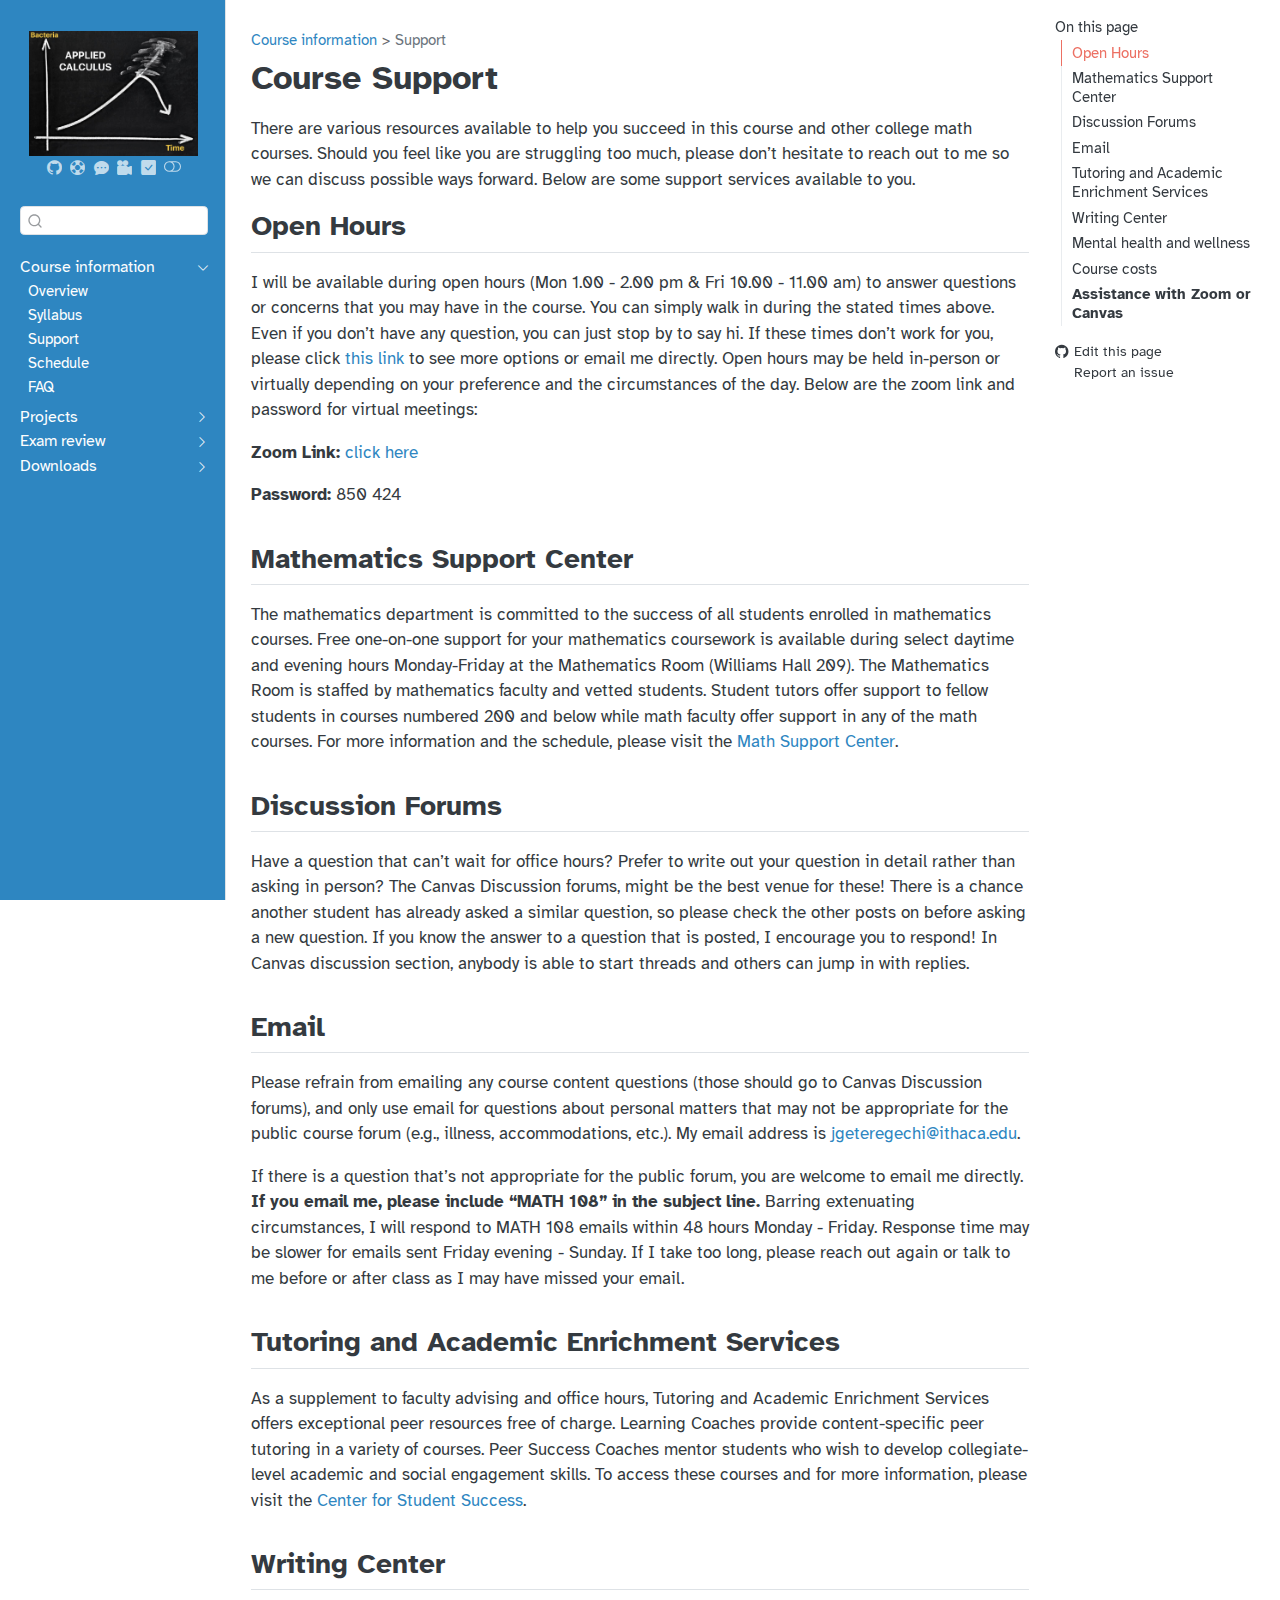
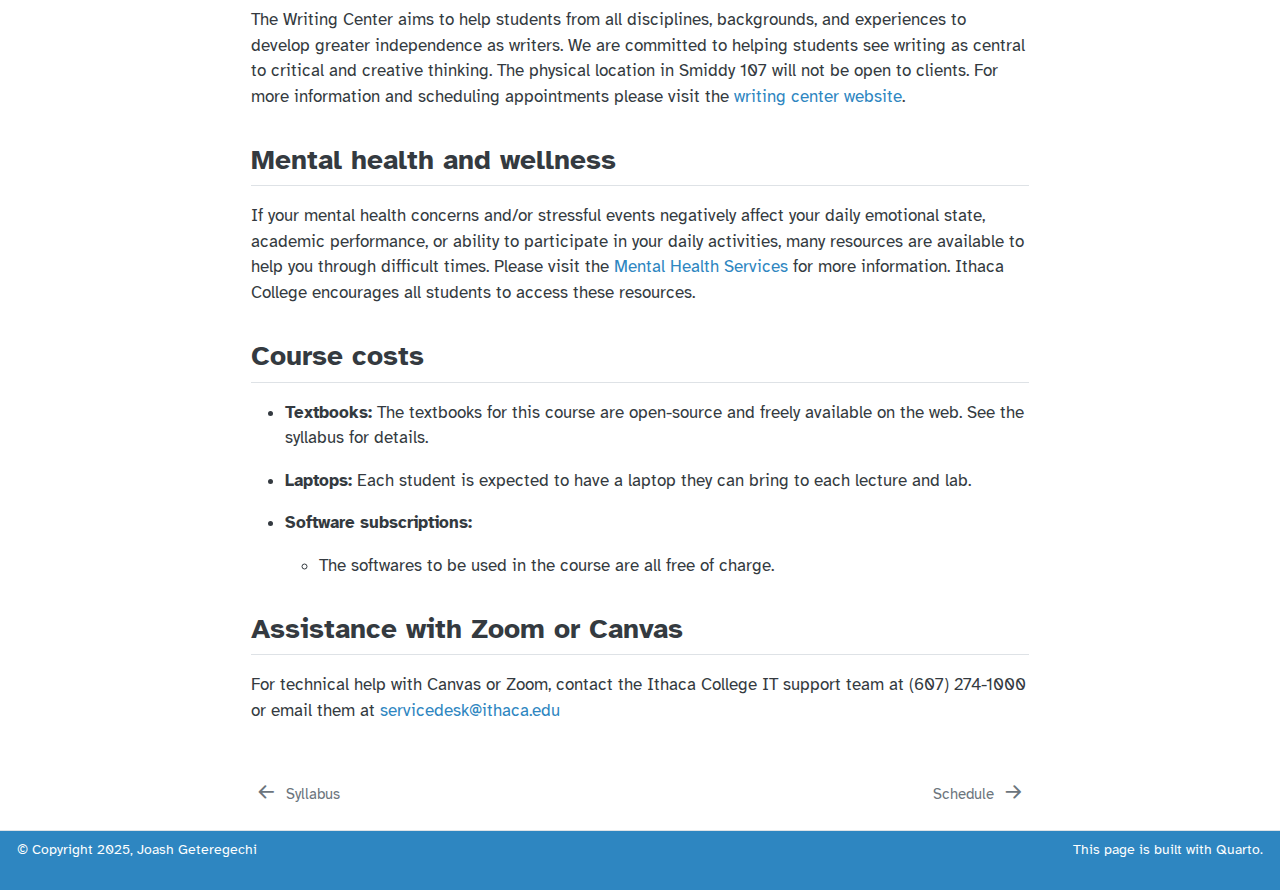
<file: docs/course-support.html>
<!DOCTYPE html>
<html xmlns="http://www.w3.org/1999/xhtml" lang="en" xml:lang="en"><head>

<meta charset="utf-8">
<meta name="generator" content="quarto-1.6.36">

<meta name="viewport" content="width=device-width, initial-scale=1.0, user-scalable=yes">


<title>Course Support – MATH 155</title>
<style>
code{white-space: pre-wrap;}
span.smallcaps{font-variant: small-caps;}
div.columns{display: flex; gap: min(4vw, 1.5em);}
div.column{flex: auto; overflow-x: auto;}
div.hanging-indent{margin-left: 1.5em; text-indent: -1.5em;}
ul.task-list{list-style: none;}
ul.task-list li input[type="checkbox"] {
  width: 0.8em;
  margin: 0 0.8em 0.2em -1em; /* quarto-specific, see https://github.com/quarto-dev/quarto-cli/issues/4556 */ 
  vertical-align: middle;
}
</style>


<script src="site_libs/quarto-nav/quarto-nav.js"></script>
<script src="site_libs/clipboard/clipboard.min.js"></script>
<script src="site_libs/quarto-search/autocomplete.umd.js"></script>
<script src="site_libs/quarto-search/fuse.min.js"></script>
<script src="site_libs/quarto-search/quarto-search.js"></script>
<meta name="quarto:offset" content="./">
<link href="./index.html" rel="next">
<link href="./course-syllabus.html" rel="prev">
<script src="site_libs/quarto-html/quarto.js"></script>
<script src="site_libs/quarto-html/popper.min.js"></script>
<script src="site_libs/quarto-html/tippy.umd.min.js"></script>
<script src="site_libs/quarto-html/anchor.min.js"></script>
<link href="site_libs/quarto-html/tippy.css" rel="stylesheet">
<link href="site_libs/quarto-html/quarto-syntax-highlighting-d9ea220ee908cb7322d1b5aeb522d8d4.css" rel="stylesheet" class="quarto-color-scheme" id="quarto-text-highlighting-styles">
<link href="site_libs/quarto-html/quarto-syntax-highlighting-dark-d9ea220ee908cb7322d1b5aeb522d8d4.css" rel="prefetch" class="quarto-color-scheme quarto-color-alternate" id="quarto-text-highlighting-styles">
<script src="site_libs/bootstrap/bootstrap.min.js"></script>
<link href="site_libs/bootstrap/bootstrap-icons.css" rel="stylesheet">
<link href="site_libs/bootstrap/bootstrap-5b38446bab4305e7f187b3a68b4b2995.min.css" rel="stylesheet" append-hash="true" class="quarto-color-scheme" id="quarto-bootstrap" data-mode="light">
<link href="site_libs/bootstrap/bootstrap-dark-a0c9525d54c2096b757e570632438d2b.min.css" rel="prefetch" append-hash="true" class="quarto-color-scheme quarto-color-alternate" id="quarto-bootstrap" data-mode="dark">
<script id="quarto-search-options" type="application/json">{
  "location": "sidebar",
  "copy-button": false,
  "collapse-after": 3,
  "panel-placement": "start",
  "type": "textbox",
  "limit": 50,
  "keyboard-shortcut": [
    "f",
    "/",
    "s"
  ],
  "show-item-context": false,
  "language": {
    "search-no-results-text": "No results",
    "search-matching-documents-text": "matching documents",
    "search-copy-link-title": "Copy link to search",
    "search-hide-matches-text": "Hide additional matches",
    "search-more-match-text": "more match in this document",
    "search-more-matches-text": "more matches in this document",
    "search-clear-button-title": "Clear",
    "search-text-placeholder": "",
    "search-detached-cancel-button-title": "Cancel",
    "search-submit-button-title": "Submit",
    "search-label": "Search"
  }
}</script>


<meta property="og:title" content="Course Support – MATH 155">
<meta property="og:description" content="Homepage for MATH 155 - Basic Statistical Reasoning, Spring 2025.">
<meta property="og:site_name" content="MATH 155">
<meta name="twitter:title" content="Course Support – MATH 155">
<meta name="twitter:description" content="Homepage for MATH 155 - Basic Statistical Reasoning, Spring 2025.">
<meta name="twitter:image" content="https://jmochogi.github.io/basic-stat/img/twitter-card.png">
<meta name="twitter:creator" content="@jmochogi">
<meta name="twitter:image-height" content="418">
<meta name="twitter:image-width" content="800">
<meta name="twitter:card" content="summary_large_image">
</head>

<body class="nav-sidebar docked">

<div id="quarto-search-results"></div>
  <header id="quarto-header" class="headroom fixed-top">
  <nav class="quarto-secondary-nav">
    <div class="container-fluid d-flex">
      <button type="button" class="quarto-btn-toggle btn" data-bs-toggle="collapse" role="button" data-bs-target=".quarto-sidebar-collapse-item" aria-controls="quarto-sidebar" aria-expanded="false" aria-label="Toggle sidebar navigation" onclick="if (window.quartoToggleHeadroom) { window.quartoToggleHeadroom(); }">
        <i class="bi bi-layout-text-sidebar-reverse"></i>
      </button>
        <nav class="quarto-page-breadcrumbs" aria-label="breadcrumb"><ol class="breadcrumb"><li class="breadcrumb-item"><a href="./course-overview.html">Course information</a></li><li class="breadcrumb-item"><a href="./course-support.html">Support</a></li></ol></nav>
        <a class="flex-grow-1" role="navigation" data-bs-toggle="collapse" data-bs-target=".quarto-sidebar-collapse-item" aria-controls="quarto-sidebar" aria-expanded="false" aria-label="Toggle sidebar navigation" onclick="if (window.quartoToggleHeadroom) { window.quartoToggleHeadroom(); }">      
        </a>
      <button type="button" class="btn quarto-search-button" aria-label="Search" onclick="window.quartoOpenSearch();">
        <i class="bi bi-search"></i>
      </button>
    </div>
  </nav>
</header>
<!-- content -->
<div id="quarto-content" class="quarto-container page-columns page-rows-contents page-layout-article">
<!-- sidebar -->
  <nav id="quarto-sidebar" class="sidebar collapse collapse-horizontal quarto-sidebar-collapse-item sidebar-navigation docked overflow-auto">
    <div class="pt-lg-2 mt-2 text-center sidebar-header">
      <a href="./index.html" class="sidebar-logo-link">
      <img src="./img/logo.jpeg" alt="" class="sidebar-logo py-0 d-lg-inline d-none">
      </a>
      <div class="sidebar-tools-main tools-wide">
    <a href="https://github.com/jmochogi/finite-math" title="GitHub repository" class="quarto-navigation-tool px-1" aria-label="GitHub repository"><i class="bi bi-github"></i></a>
    <a href="https://calendly.com/jmochogi/20min" title="Office hours" class="quarto-navigation-tool px-1" aria-label="Office hours"><i class="bi bi-life-preserver"></i></a>
    <a href="https://canvas.ithaca.edu/" title="Canvas Discussions" class="quarto-navigation-tool px-1" aria-label="Canvas Discussions"><i class="bi bi-chat-dots-fill"></i></a>
    <a href="https://ithaca.zoom.us/j/3364817575?pwd=WlA1S3hJWWZNTTFoWUVaZlA1clhtdz09" title="Zoom link" class="quarto-navigation-tool px-1" aria-label="Zoom link"><i class="bi bi-camera-reels-fill"></i></a>
    <a href="https://canvas.ithaca.edu/" title="Canvas" class="quarto-navigation-tool px-1" aria-label="Canvas"><i class="bi bi-check-square-fill"></i></a>
  <a href="" class="quarto-color-scheme-toggle quarto-navigation-tool  px-1" onclick="window.quartoToggleColorScheme(); return false;" title="Toggle dark mode"><i class="bi"></i></a>
</div>
      </div>
        <div class="mt-2 flex-shrink-0 align-items-center">
        <div class="sidebar-search">
        <div id="quarto-search" class="" title="Search"></div>
        </div>
        </div>
    <div class="sidebar-menu-container"> 
    <ul class="list-unstyled mt-1">
        <li class="sidebar-item sidebar-item-section">
      <div class="sidebar-item-container"> 
            <a class="sidebar-item-text sidebar-link text-start" data-bs-toggle="collapse" data-bs-target="#quarto-sidebar-section-1" role="navigation" aria-expanded="true">
 <span class="menu-text">Course information</span></a>
          <a class="sidebar-item-toggle text-start" data-bs-toggle="collapse" data-bs-target="#quarto-sidebar-section-1" role="navigation" aria-expanded="true" aria-label="Toggle section">
            <i class="bi bi-chevron-right ms-2"></i>
          </a> 
      </div>
      <ul id="quarto-sidebar-section-1" class="collapse list-unstyled sidebar-section depth1 show">  
          <li class="sidebar-item">
  <div class="sidebar-item-container"> 
  <a href="./course-overview.html" class="sidebar-item-text sidebar-link">
 <span class="menu-text">Overview</span></a>
  </div>
</li>
          <li class="sidebar-item">
  <div class="sidebar-item-container"> 
  <a href="./course-syllabus.html" class="sidebar-item-text sidebar-link">
 <span class="menu-text">Syllabus</span></a>
  </div>
</li>
          <li class="sidebar-item">
  <div class="sidebar-item-container"> 
  <a href="./course-support.html" class="sidebar-item-text sidebar-link active">
 <span class="menu-text">Support</span></a>
  </div>
</li>
          <li class="sidebar-item">
  <div class="sidebar-item-container"> 
  <a href="./index.html" class="sidebar-item-text sidebar-link">
 <span class="menu-text">Schedule</span></a>
  </div>
</li>
          <li class="sidebar-item">
  <div class="sidebar-item-container"> 
  <a href="./course-faq.html" class="sidebar-item-text sidebar-link">
 <span class="menu-text">FAQ</span></a>
  </div>
</li>
      </ul>
  </li>
        <li class="sidebar-item sidebar-item-section">
      <div class="sidebar-item-container"> 
            <a class="sidebar-item-text sidebar-link text-start collapsed" data-bs-toggle="collapse" data-bs-target="#quarto-sidebar-section-2" role="navigation" aria-expanded="false">
 <span class="menu-text">Projects</span></a>
          <a class="sidebar-item-toggle text-start collapsed" data-bs-toggle="collapse" data-bs-target="#quarto-sidebar-section-2" role="navigation" aria-expanded="false" aria-label="Toggle section">
            <i class="bi bi-chevron-right ms-2"></i>
          </a> 
      </div>
      <ul id="quarto-sidebar-section-2" class="collapse list-unstyled sidebar-section depth1 ">  
          <li class="sidebar-item">
  <div class="sidebar-item-container"> 
  <a href="./project/first_project.html" class="sidebar-item-text sidebar-link">
 <span class="menu-text">Project 1</span></a>
  </div>
</li>
          <li class="sidebar-item">
  <div class="sidebar-item-container"> 
  <a href="./project/final_project.html" class="sidebar-item-text sidebar-link">
 <span class="menu-text">Project 2</span></a>
  </div>
</li>
      </ul>
  </li>
        <li class="sidebar-item sidebar-item-section">
      <div class="sidebar-item-container"> 
            <a class="sidebar-item-text sidebar-link text-start collapsed" data-bs-toggle="collapse" data-bs-target="#quarto-sidebar-section-3" role="navigation" aria-expanded="false">
 <span class="menu-text">Exam review</span></a>
          <a class="sidebar-item-toggle text-start collapsed" data-bs-toggle="collapse" data-bs-target="#quarto-sidebar-section-3" role="navigation" aria-expanded="false" aria-label="Toggle section">
            <i class="bi bi-chevron-right ms-2"></i>
          </a> 
      </div>
      <ul id="quarto-sidebar-section-3" class="collapse list-unstyled sidebar-section depth1 ">  
          <li class="sidebar-item">
  <div class="sidebar-item-container"> 
  <a href="./exam-review/exam-1-review.html" class="sidebar-item-text sidebar-link">
 <span class="menu-text">Exam 1</span></a>
  </div>
</li>
          <li class="sidebar-item">
  <div class="sidebar-item-container"> 
  <a href="./exam-review/exam-2-review.qmd" class="sidebar-item-text sidebar-link">
 <span class="menu-text">Exam 2</span></a>
  </div>
</li>
      </ul>
  </li>
        <li class="sidebar-item sidebar-item-section">
      <div class="sidebar-item-container"> 
            <a class="sidebar-item-text sidebar-link text-start collapsed" data-bs-toggle="collapse" data-bs-target="#quarto-sidebar-section-4" role="navigation" aria-expanded="false">
 <span class="menu-text">Downloads</span></a>
          <a class="sidebar-item-toggle text-start collapsed" data-bs-toggle="collapse" data-bs-target="#quarto-sidebar-section-4" role="navigation" aria-expanded="false" aria-label="Toggle section">
            <i class="bi bi-chevron-right ms-2"></i>
          </a> 
      </div>
      <ul id="quarto-sidebar-section-4" class="collapse list-unstyled sidebar-section depth1 ">  
          <li class="sidebar-item">
  <div class="sidebar-item-container"> 
  <a href="./course-downloads/hw.qmd" class="sidebar-item-text sidebar-link">
 <span class="menu-text">Homework</span></a>
  </div>
</li>
          <li class="sidebar-item">
  <div class="sidebar-item-container"> 
  <a href="./course-downloads/templates.qmd" class="sidebar-item-text sidebar-link">
 <span class="menu-text">Templates</span></a>
  </div>
</li>
      </ul>
  </li>
    </ul>
    </div>
</nav>
<div id="quarto-sidebar-glass" class="quarto-sidebar-collapse-item" data-bs-toggle="collapse" data-bs-target=".quarto-sidebar-collapse-item"></div>
<!-- margin-sidebar -->
    <div id="quarto-margin-sidebar" class="sidebar margin-sidebar">
        <nav id="TOC" role="doc-toc" class="toc-active">
    <h2 id="toc-title">On this page</h2>
   
  <ul>
  <li><a href="#open-hours" id="toc-open-hours" class="nav-link active" data-scroll-target="#open-hours">Open Hours</a></li>
  <li><a href="#mathematics-support-center" id="toc-mathematics-support-center" class="nav-link" data-scroll-target="#mathematics-support-center">Mathematics Support Center</a></li>
  <li><a href="#discussion-forums" id="toc-discussion-forums" class="nav-link" data-scroll-target="#discussion-forums">Discussion Forums</a></li>
  <li><a href="#email" id="toc-email" class="nav-link" data-scroll-target="#email">Email</a></li>
  <li><a href="#tutoring-and-academic-enrichment-services" id="toc-tutoring-and-academic-enrichment-services" class="nav-link" data-scroll-target="#tutoring-and-academic-enrichment-services">Tutoring and Academic Enrichment Services</a></li>
  <li><a href="#writing-center" id="toc-writing-center" class="nav-link" data-scroll-target="#writing-center">Writing Center</a></li>
  <li><a href="#mental-health-and-wellness" id="toc-mental-health-and-wellness" class="nav-link" data-scroll-target="#mental-health-and-wellness">Mental health and wellness</a></li>
  <li><a href="#course-costs" id="toc-course-costs" class="nav-link" data-scroll-target="#course-costs">Course costs</a></li>
  <li><a href="#assistance-with-zoom-or-canvas" id="toc-assistance-with-zoom-or-canvas" class="nav-link" data-scroll-target="#assistance-with-zoom-or-canvas"><strong>Assistance with Zoom or Canvas</strong></a></li>
  </ul>
<div class="toc-actions"><ul><li><a href="https://github.com/jmochogi/basic-stat.git/edit/main/course-support.qmd" class="toc-action"><i class="bi bi-github"></i>Edit this page</a></li><li><a href="https://github.com/jmochogi/basic-stat.git/issues/new" class="toc-action"><i class="bi empty"></i>Report an issue</a></li></ul></div></nav>
    </div>
<!-- main -->
<main class="content" id="quarto-document-content">

<header id="title-block-header" class="quarto-title-block default"><nav class="quarto-page-breadcrumbs quarto-title-breadcrumbs d-none d-lg-block" aria-label="breadcrumb"><ol class="breadcrumb"><li class="breadcrumb-item"><a href="./course-overview.html">Course information</a></li><li class="breadcrumb-item"><a href="./course-support.html">Support</a></li></ol></nav>
<div class="quarto-title">
<h1 class="title">Course Support</h1>
</div>



<div class="quarto-title-meta">

    
  
    
  </div>
  


</header>


<p>There are various resources available to help you succeed in this course and other college math courses. Should you feel like you are struggling too much, please don’t hesitate to reach out to me so we can discuss possible ways forward. Below are some support services available to you.</p>
<section id="open-hours" class="level2">
<h2 class="anchored" data-anchor-id="open-hours">Open Hours</h2>
<!--This is how you do an internal linking: You can find a list of everyone's office hours [here](/course-team.html).-->
<p>I will be available during open hours (Mon 1.00 - 2.00 pm &amp; Fri 10.00 - 11.00 am) to answer questions or concerns that you may have in the course. You can simply walk in during the stated times above. Even if you don’t have any question, you can just stop by to say hi. If these times don’t work for you, please click <a href="https://calendly.com/jmochogi/20min?month=2024-08">this link</a> to see more options or email me directly. Open hours may be held in-person or virtually depending on your preference and the circumstances of the day. Below are the zoom link and password for virtual meetings:</p>
<p><strong>Zoom Link:</strong> <a href="https://ithaca.zoom.us/j/3364817575?pwd=WlA1S3hJWWZNTTFoWUVaZlA1clhtdz09">click here</a></p>
<p><strong>Password:</strong> 850 424</p>
</section>
<section id="mathematics-support-center" class="level2">
<h2 class="anchored" data-anchor-id="mathematics-support-center">Mathematics Support Center</h2>
<p>The mathematics department is committed to the success of all students enrolled in mathematics courses. Free one-on-one support for your mathematics coursework is available during select daytime and evening hours Monday-Friday at the Mathematics Room (Williams Hall 209). The Mathematics Room is staffed by mathematics faculty and vetted students. Student tutors offer support to fellow students in courses numbered 200 and below while math faculty offer support in any of the math courses. For more information and the schedule, please visit the <a href="https://www.ithaca.edu/academics/school-humanities-and-sciences/mathematics/courses-placement-resources/mathematics-support-center">Math Support Center</a>.</p>
</section>
<section id="discussion-forums" class="level2">
<h2 class="anchored" data-anchor-id="discussion-forums">Discussion Forums</h2>
<p>Have a question that can’t wait for office hours? Prefer to write out your question in detail rather than asking in person? The Canvas Discussion forums, might be the best venue for these! There is a chance another student has already asked a similar question, so please check the other posts on before asking a new question. If you know the answer to a question that is posted, I encourage you to respond! In Canvas discussion section, anybody is able to start threads and others can jump in with replies.</p>
</section>
<section id="email" class="level2">
<h2 class="anchored" data-anchor-id="email">Email</h2>
<p>Please refrain from emailing any course content questions (those should go to Canvas Discussion forums), and only use email for questions about personal matters that may not be appropriate for the public course forum (e.g., illness, accommodations, etc.). My email address is <a href="mailto:jgeteregechi@ithaca.edu">jgeteregechi@ithaca.edu</a>.</p>
<p>If there is a question that’s not appropriate for the public forum, you are welcome to email me directly. <strong>If you email me, please include “MATH 108” in the subject line.</strong> Barring extenuating circumstances, I will respond to MATH 108 emails within 48 hours Monday - Friday. Response time may be slower for emails sent Friday evening - Sunday. If I take too long, please reach out again or talk to me before or after class as I may have missed your email.</p>
</section>
<section id="tutoring-and-academic-enrichment-services" class="level2">
<h2 class="anchored" data-anchor-id="tutoring-and-academic-enrichment-services">Tutoring and Academic Enrichment Services</h2>
<p>As a supplement to faculty advising and office hours, Tutoring and Academic Enrichment Services offers exceptional peer resources free of charge. Learning Coaches provide content-specific peer tutoring in a variety of courses. Peer Success Coaches mentor students who wish to develop collegiate-level academic and social engagement skills. To access these courses and for more information, please visit the <a href="https://www.ithaca.edu/tutoring-services">Center for Student Success</a>.</p>
</section>
<section id="writing-center" class="level2">
<h2 class="anchored" data-anchor-id="writing-center">Writing Center</h2>
<p>The Writing Center aims to help students from all disciplines, backgrounds, and experiences to develop greater independence as writers. We are committed to helping students see writing as central to critical and creative thinking. The physical location in Smiddy 107 will not be open to clients. For more information and scheduling appointments please visit the <a href="https://ithaca.mywconline.com">writing center website</a>.</p>
</section>
<section id="mental-health-and-wellness" class="level2">
<h2 class="anchored" data-anchor-id="mental-health-and-wellness">Mental health and wellness</h2>
<p>If your mental health concerns and/or stressful events negatively affect your daily emotional state, academic performance, or ability to participate in your daily activities, many resources are available to help you through difficult times. Please visit the <a href="https://www.ithaca.edu/student-health-services/health-services/mental-health-services">Mental Health Services</a> for more information. Ithaca College encourages all students to access these resources.</p>
</section>
<section id="course-costs" class="level2">
<h2 class="anchored" data-anchor-id="course-costs">Course costs</h2>
<ul>
<li><p><strong>Textbooks:</strong> The textbooks for this course are open-source and freely available on the web. See the syllabus for details.</p></li>
<li><p><strong>Laptops:</strong> Each student is expected to have a laptop they can bring to each lecture and lab.</p></li>
<li><p><strong>Software subscriptions:</strong></p>
<ul>
<li>The softwares to be used in the course are all free of charge.</li>
</ul></li>
</ul>
</section>
<section id="assistance-with-zoom-or-canvas" class="level2">
<h2 class="anchored" data-anchor-id="assistance-with-zoom-or-canvas"><strong>Assistance with Zoom or Canvas</strong></h2>
<p>For technical help with Canvas or Zoom, contact the Ithaca College IT support team at (607) 274-1000 or email them at <a href="mailto:servicedesk@ithaca.edu" class="email">servicedesk@ithaca.edu</a></p>


</section>

</main> <!-- /main -->
<script id="quarto-html-after-body" type="application/javascript">
window.document.addEventListener("DOMContentLoaded", function (event) {
  const toggleBodyColorMode = (bsSheetEl) => {
    const mode = bsSheetEl.getAttribute("data-mode");
    const bodyEl = window.document.querySelector("body");
    if (mode === "dark") {
      bodyEl.classList.add("quarto-dark");
      bodyEl.classList.remove("quarto-light");
    } else {
      bodyEl.classList.add("quarto-light");
      bodyEl.classList.remove("quarto-dark");
    }
  }
  const toggleBodyColorPrimary = () => {
    const bsSheetEl = window.document.querySelector("link#quarto-bootstrap");
    if (bsSheetEl) {
      toggleBodyColorMode(bsSheetEl);
    }
  }
  toggleBodyColorPrimary();  
  const disableStylesheet = (stylesheets) => {
    for (let i=0; i < stylesheets.length; i++) {
      const stylesheet = stylesheets[i];
      stylesheet.rel = 'prefetch';
    }
  }
  const enableStylesheet = (stylesheets) => {
    for (let i=0; i < stylesheets.length; i++) {
      const stylesheet = stylesheets[i];
      stylesheet.rel = 'stylesheet';
    }
  }
  const manageTransitions = (selector, allowTransitions) => {
    const els = window.document.querySelectorAll(selector);
    for (let i=0; i < els.length; i++) {
      const el = els[i];
      if (allowTransitions) {
        el.classList.remove('notransition');
      } else {
        el.classList.add('notransition');
      }
    }
  }
  const toggleGiscusIfUsed = (isAlternate, darkModeDefault) => {
    const baseTheme = document.querySelector('#giscus-base-theme')?.value ?? 'light';
    const alternateTheme = document.querySelector('#giscus-alt-theme')?.value ?? 'dark';
    let newTheme = '';
    if(darkModeDefault) {
      newTheme = isAlternate ? baseTheme : alternateTheme;
    } else {
      newTheme = isAlternate ? alternateTheme : baseTheme;
    }
    const changeGiscusTheme = () => {
      // From: https://github.com/giscus/giscus/issues/336
      const sendMessage = (message) => {
        const iframe = document.querySelector('iframe.giscus-frame');
        if (!iframe) return;
        iframe.contentWindow.postMessage({ giscus: message }, 'https://giscus.app');
      }
      sendMessage({
        setConfig: {
          theme: newTheme
        }
      });
    }
    const isGiscussLoaded = window.document.querySelector('iframe.giscus-frame') !== null;
    if (isGiscussLoaded) {
      changeGiscusTheme();
    }
  }
  const toggleColorMode = (alternate) => {
    // Switch the stylesheets
    const alternateStylesheets = window.document.querySelectorAll('link.quarto-color-scheme.quarto-color-alternate');
    manageTransitions('#quarto-margin-sidebar .nav-link', false);
    if (alternate) {
      enableStylesheet(alternateStylesheets);
      for (const sheetNode of alternateStylesheets) {
        if (sheetNode.id === "quarto-bootstrap") {
          toggleBodyColorMode(sheetNode);
        }
      }
    } else {
      disableStylesheet(alternateStylesheets);
      toggleBodyColorPrimary();
    }
    manageTransitions('#quarto-margin-sidebar .nav-link', true);
    // Switch the toggles
    const toggles = window.document.querySelectorAll('.quarto-color-scheme-toggle');
    for (let i=0; i < toggles.length; i++) {
      const toggle = toggles[i];
      if (toggle) {
        if (alternate) {
          toggle.classList.add("alternate");     
        } else {
          toggle.classList.remove("alternate");
        }
      }
    }
    // Hack to workaround the fact that safari doesn't
    // properly recolor the scrollbar when toggling (#1455)
    if (navigator.userAgent.indexOf('Safari') > 0 && navigator.userAgent.indexOf('Chrome') == -1) {
      manageTransitions("body", false);
      window.scrollTo(0, 1);
      setTimeout(() => {
        window.scrollTo(0, 0);
        manageTransitions("body", true);
      }, 40);  
    }
  }
  const isFileUrl = () => { 
    return window.location.protocol === 'file:';
  }
  const hasAlternateSentinel = () => {  
    let styleSentinel = getColorSchemeSentinel();
    if (styleSentinel !== null) {
      return styleSentinel === "alternate";
    } else {
      return false;
    }
  }
  const setStyleSentinel = (alternate) => {
    const value = alternate ? "alternate" : "default";
    if (!isFileUrl()) {
      window.localStorage.setItem("quarto-color-scheme", value);
    } else {
      localAlternateSentinel = value;
    }
  }
  const getColorSchemeSentinel = () => {
    if (!isFileUrl()) {
      const storageValue = window.localStorage.getItem("quarto-color-scheme");
      return storageValue != null ? storageValue : localAlternateSentinel;
    } else {
      return localAlternateSentinel;
    }
  }
  const darkModeDefault = false;
  let localAlternateSentinel = darkModeDefault ? 'alternate' : 'default';
  // Dark / light mode switch
  window.quartoToggleColorScheme = () => {
    // Read the current dark / light value 
    let toAlternate = !hasAlternateSentinel();
    toggleColorMode(toAlternate);
    setStyleSentinel(toAlternate);
    toggleGiscusIfUsed(toAlternate, darkModeDefault);
  };
  // Ensure there is a toggle, if there isn't float one in the top right
  if (window.document.querySelector('.quarto-color-scheme-toggle') === null) {
    const a = window.document.createElement('a');
    a.classList.add('top-right');
    a.classList.add('quarto-color-scheme-toggle');
    a.href = "";
    a.onclick = function() { try { window.quartoToggleColorScheme(); } catch {} return false; };
    const i = window.document.createElement("i");
    i.classList.add('bi');
    a.appendChild(i);
    window.document.body.appendChild(a);
  }
  // Switch to dark mode if need be
  if (hasAlternateSentinel()) {
    toggleColorMode(true);
  } else {
    toggleColorMode(false);
  }
  const icon = "";
  const anchorJS = new window.AnchorJS();
  anchorJS.options = {
    placement: 'right',
    icon: icon
  };
  anchorJS.add('.anchored');
  const isCodeAnnotation = (el) => {
    for (const clz of el.classList) {
      if (clz.startsWith('code-annotation-')) {                     
        return true;
      }
    }
    return false;
  }
  const onCopySuccess = function(e) {
    // button target
    const button = e.trigger;
    // don't keep focus
    button.blur();
    // flash "checked"
    button.classList.add('code-copy-button-checked');
    var currentTitle = button.getAttribute("title");
    button.setAttribute("title", "Copied!");
    let tooltip;
    if (window.bootstrap) {
      button.setAttribute("data-bs-toggle", "tooltip");
      button.setAttribute("data-bs-placement", "left");
      button.setAttribute("data-bs-title", "Copied!");
      tooltip = new bootstrap.Tooltip(button, 
        { trigger: "manual", 
          customClass: "code-copy-button-tooltip",
          offset: [0, -8]});
      tooltip.show();    
    }
    setTimeout(function() {
      if (tooltip) {
        tooltip.hide();
        button.removeAttribute("data-bs-title");
        button.removeAttribute("data-bs-toggle");
        button.removeAttribute("data-bs-placement");
      }
      button.setAttribute("title", currentTitle);
      button.classList.remove('code-copy-button-checked');
    }, 1000);
    // clear code selection
    e.clearSelection();
  }
  const getTextToCopy = function(trigger) {
      const codeEl = trigger.previousElementSibling.cloneNode(true);
      for (const childEl of codeEl.children) {
        if (isCodeAnnotation(childEl)) {
          childEl.remove();
        }
      }
      return codeEl.innerText;
  }
  const clipboard = new window.ClipboardJS('.code-copy-button:not([data-in-quarto-modal])', {
    text: getTextToCopy
  });
  clipboard.on('success', onCopySuccess);
  if (window.document.getElementById('quarto-embedded-source-code-modal')) {
    const clipboardModal = new window.ClipboardJS('.code-copy-button[data-in-quarto-modal]', {
      text: getTextToCopy,
      container: window.document.getElementById('quarto-embedded-source-code-modal')
    });
    clipboardModal.on('success', onCopySuccess);
  }
    var localhostRegex = new RegExp(/^(?:http|https):\/\/localhost\:?[0-9]*\//);
    var mailtoRegex = new RegExp(/^mailto:/);
      var filterRegex = new RegExp("https:\/\/jmochogi\.github\.io\/basic-stat\/");
    var isInternal = (href) => {
        return filterRegex.test(href) || localhostRegex.test(href) || mailtoRegex.test(href);
    }
    // Inspect non-navigation links and adorn them if external
 	var links = window.document.querySelectorAll('a[href]:not(.nav-link):not(.navbar-brand):not(.toc-action):not(.sidebar-link):not(.sidebar-item-toggle):not(.pagination-link):not(.no-external):not([aria-hidden]):not(.dropdown-item):not(.quarto-navigation-tool):not(.about-link)');
    for (var i=0; i<links.length; i++) {
      const link = links[i];
      if (!isInternal(link.href)) {
        // undo the damage that might have been done by quarto-nav.js in the case of
        // links that we want to consider external
        if (link.dataset.originalHref !== undefined) {
          link.href = link.dataset.originalHref;
        }
      }
    }
  function tippyHover(el, contentFn, onTriggerFn, onUntriggerFn) {
    const config = {
      allowHTML: true,
      maxWidth: 500,
      delay: 100,
      arrow: false,
      appendTo: function(el) {
          return el.parentElement;
      },
      interactive: true,
      interactiveBorder: 10,
      theme: 'quarto',
      placement: 'bottom-start',
    };
    if (contentFn) {
      config.content = contentFn;
    }
    if (onTriggerFn) {
      config.onTrigger = onTriggerFn;
    }
    if (onUntriggerFn) {
      config.onUntrigger = onUntriggerFn;
    }
    window.tippy(el, config); 
  }
  const noterefs = window.document.querySelectorAll('a[role="doc-noteref"]');
  for (var i=0; i<noterefs.length; i++) {
    const ref = noterefs[i];
    tippyHover(ref, function() {
      // use id or data attribute instead here
      let href = ref.getAttribute('data-footnote-href') || ref.getAttribute('href');
      try { href = new URL(href).hash; } catch {}
      const id = href.replace(/^#\/?/, "");
      const note = window.document.getElementById(id);
      if (note) {
        return note.innerHTML;
      } else {
        return "";
      }
    });
  }
  const xrefs = window.document.querySelectorAll('a.quarto-xref');
  const processXRef = (id, note) => {
    // Strip column container classes
    const stripColumnClz = (el) => {
      el.classList.remove("page-full", "page-columns");
      if (el.children) {
        for (const child of el.children) {
          stripColumnClz(child);
        }
      }
    }
    stripColumnClz(note)
    if (id === null || id.startsWith('sec-')) {
      // Special case sections, only their first couple elements
      const container = document.createElement("div");
      if (note.children && note.children.length > 2) {
        container.appendChild(note.children[0].cloneNode(true));
        for (let i = 1; i < note.children.length; i++) {
          const child = note.children[i];
          if (child.tagName === "P" && child.innerText === "") {
            continue;
          } else {
            container.appendChild(child.cloneNode(true));
            break;
          }
        }
        if (window.Quarto?.typesetMath) {
          window.Quarto.typesetMath(container);
        }
        return container.innerHTML
      } else {
        if (window.Quarto?.typesetMath) {
          window.Quarto.typesetMath(note);
        }
        return note.innerHTML;
      }
    } else {
      // Remove any anchor links if they are present
      const anchorLink = note.querySelector('a.anchorjs-link');
      if (anchorLink) {
        anchorLink.remove();
      }
      if (window.Quarto?.typesetMath) {
        window.Quarto.typesetMath(note);
      }
      if (note.classList.contains("callout")) {
        return note.outerHTML;
      } else {
        return note.innerHTML;
      }
    }
  }
  for (var i=0; i<xrefs.length; i++) {
    const xref = xrefs[i];
    tippyHover(xref, undefined, function(instance) {
      instance.disable();
      let url = xref.getAttribute('href');
      let hash = undefined; 
      if (url.startsWith('#')) {
        hash = url;
      } else {
        try { hash = new URL(url).hash; } catch {}
      }
      if (hash) {
        const id = hash.replace(/^#\/?/, "");
        const note = window.document.getElementById(id);
        if (note !== null) {
          try {
            const html = processXRef(id, note.cloneNode(true));
            instance.setContent(html);
          } finally {
            instance.enable();
            instance.show();
          }
        } else {
          // See if we can fetch this
          fetch(url.split('#')[0])
          .then(res => res.text())
          .then(html => {
            const parser = new DOMParser();
            const htmlDoc = parser.parseFromString(html, "text/html");
            const note = htmlDoc.getElementById(id);
            if (note !== null) {
              const html = processXRef(id, note);
              instance.setContent(html);
            } 
          }).finally(() => {
            instance.enable();
            instance.show();
          });
        }
      } else {
        // See if we can fetch a full url (with no hash to target)
        // This is a special case and we should probably do some content thinning / targeting
        fetch(url)
        .then(res => res.text())
        .then(html => {
          const parser = new DOMParser();
          const htmlDoc = parser.parseFromString(html, "text/html");
          const note = htmlDoc.querySelector('main.content');
          if (note !== null) {
            // This should only happen for chapter cross references
            // (since there is no id in the URL)
            // remove the first header
            if (note.children.length > 0 && note.children[0].tagName === "HEADER") {
              note.children[0].remove();
            }
            const html = processXRef(null, note);
            instance.setContent(html);
          } 
        }).finally(() => {
          instance.enable();
          instance.show();
        });
      }
    }, function(instance) {
    });
  }
      let selectedAnnoteEl;
      const selectorForAnnotation = ( cell, annotation) => {
        let cellAttr = 'data-code-cell="' + cell + '"';
        let lineAttr = 'data-code-annotation="' +  annotation + '"';
        const selector = 'span[' + cellAttr + '][' + lineAttr + ']';
        return selector;
      }
      const selectCodeLines = (annoteEl) => {
        const doc = window.document;
        const targetCell = annoteEl.getAttribute("data-target-cell");
        const targetAnnotation = annoteEl.getAttribute("data-target-annotation");
        const annoteSpan = window.document.querySelector(selectorForAnnotation(targetCell, targetAnnotation));
        const lines = annoteSpan.getAttribute("data-code-lines").split(",");
        const lineIds = lines.map((line) => {
          return targetCell + "-" + line;
        })
        let top = null;
        let height = null;
        let parent = null;
        if (lineIds.length > 0) {
            //compute the position of the single el (top and bottom and make a div)
            const el = window.document.getElementById(lineIds[0]);
            top = el.offsetTop;
            height = el.offsetHeight;
            parent = el.parentElement.parentElement;
          if (lineIds.length > 1) {
            const lastEl = window.document.getElementById(lineIds[lineIds.length - 1]);
            const bottom = lastEl.offsetTop + lastEl.offsetHeight;
            height = bottom - top;
          }
          if (top !== null && height !== null && parent !== null) {
            // cook up a div (if necessary) and position it 
            let div = window.document.getElementById("code-annotation-line-highlight");
            if (div === null) {
              div = window.document.createElement("div");
              div.setAttribute("id", "code-annotation-line-highlight");
              div.style.position = 'absolute';
              parent.appendChild(div);
            }
            div.style.top = top - 2 + "px";
            div.style.height = height + 4 + "px";
            div.style.left = 0;
            let gutterDiv = window.document.getElementById("code-annotation-line-highlight-gutter");
            if (gutterDiv === null) {
              gutterDiv = window.document.createElement("div");
              gutterDiv.setAttribute("id", "code-annotation-line-highlight-gutter");
              gutterDiv.style.position = 'absolute';
              const codeCell = window.document.getElementById(targetCell);
              const gutter = codeCell.querySelector('.code-annotation-gutter');
              gutter.appendChild(gutterDiv);
            }
            gutterDiv.style.top = top - 2 + "px";
            gutterDiv.style.height = height + 4 + "px";
          }
          selectedAnnoteEl = annoteEl;
        }
      };
      const unselectCodeLines = () => {
        const elementsIds = ["code-annotation-line-highlight", "code-annotation-line-highlight-gutter"];
        elementsIds.forEach((elId) => {
          const div = window.document.getElementById(elId);
          if (div) {
            div.remove();
          }
        });
        selectedAnnoteEl = undefined;
      };
        // Handle positioning of the toggle
    window.addEventListener(
      "resize",
      throttle(() => {
        elRect = undefined;
        if (selectedAnnoteEl) {
          selectCodeLines(selectedAnnoteEl);
        }
      }, 10)
    );
    function throttle(fn, ms) {
    let throttle = false;
    let timer;
      return (...args) => {
        if(!throttle) { // first call gets through
            fn.apply(this, args);
            throttle = true;
        } else { // all the others get throttled
            if(timer) clearTimeout(timer); // cancel #2
            timer = setTimeout(() => {
              fn.apply(this, args);
              timer = throttle = false;
            }, ms);
        }
      };
    }
      // Attach click handler to the DT
      const annoteDls = window.document.querySelectorAll('dt[data-target-cell]');
      for (const annoteDlNode of annoteDls) {
        annoteDlNode.addEventListener('click', (event) => {
          const clickedEl = event.target;
          if (clickedEl !== selectedAnnoteEl) {
            unselectCodeLines();
            const activeEl = window.document.querySelector('dt[data-target-cell].code-annotation-active');
            if (activeEl) {
              activeEl.classList.remove('code-annotation-active');
            }
            selectCodeLines(clickedEl);
            clickedEl.classList.add('code-annotation-active');
          } else {
            // Unselect the line
            unselectCodeLines();
            clickedEl.classList.remove('code-annotation-active');
          }
        });
      }
  const findCites = (el) => {
    const parentEl = el.parentElement;
    if (parentEl) {
      const cites = parentEl.dataset.cites;
      if (cites) {
        return {
          el,
          cites: cites.split(' ')
        };
      } else {
        return findCites(el.parentElement)
      }
    } else {
      return undefined;
    }
  };
  var bibliorefs = window.document.querySelectorAll('a[role="doc-biblioref"]');
  for (var i=0; i<bibliorefs.length; i++) {
    const ref = bibliorefs[i];
    const citeInfo = findCites(ref);
    if (citeInfo) {
      tippyHover(citeInfo.el, function() {
        var popup = window.document.createElement('div');
        citeInfo.cites.forEach(function(cite) {
          var citeDiv = window.document.createElement('div');
          citeDiv.classList.add('hanging-indent');
          citeDiv.classList.add('csl-entry');
          var biblioDiv = window.document.getElementById('ref-' + cite);
          if (biblioDiv) {
            citeDiv.innerHTML = biblioDiv.innerHTML;
          }
          popup.appendChild(citeDiv);
        });
        return popup.innerHTML;
      });
    }
  }
});
</script>
<nav class="page-navigation">
  <div class="nav-page nav-page-previous">
      <a href="./course-syllabus.html" class="pagination-link" aria-label="Syllabus">
        <i class="bi bi-arrow-left-short"></i> <span class="nav-page-text">Syllabus</span>
      </a>          
  </div>
  <div class="nav-page nav-page-next">
      <a href="./index.html" class="pagination-link" aria-label="Schedule">
        <span class="nav-page-text">Schedule</span> <i class="bi bi-arrow-right-short"></i>
      </a>
  </div>
</nav>
</div> <!-- /content -->
<footer class="footer">
  <div class="nav-footer">
    <div class="nav-footer-left">
<p>© Copyright 2025, Joash Geteregechi</p>
</div>   
    <div class="nav-footer-center">
      &nbsp;
    <div class="toc-actions d-sm-block d-md-none"><ul><li><a href="https://github.com/jmochogi/basic-stat.git/edit/main/course-support.qmd" class="toc-action"><i class="bi bi-github"></i>Edit this page</a></li><li><a href="https://github.com/jmochogi/basic-stat.git/issues/new" class="toc-action"><i class="bi empty"></i>Report an issue</a></li></ul></div></div>
    <div class="nav-footer-right">
<p>This page is built with <a href="https://quarto.org/">Quarto</a>.</p>
</div>
  </div>
</footer>




</body></html>
</file>
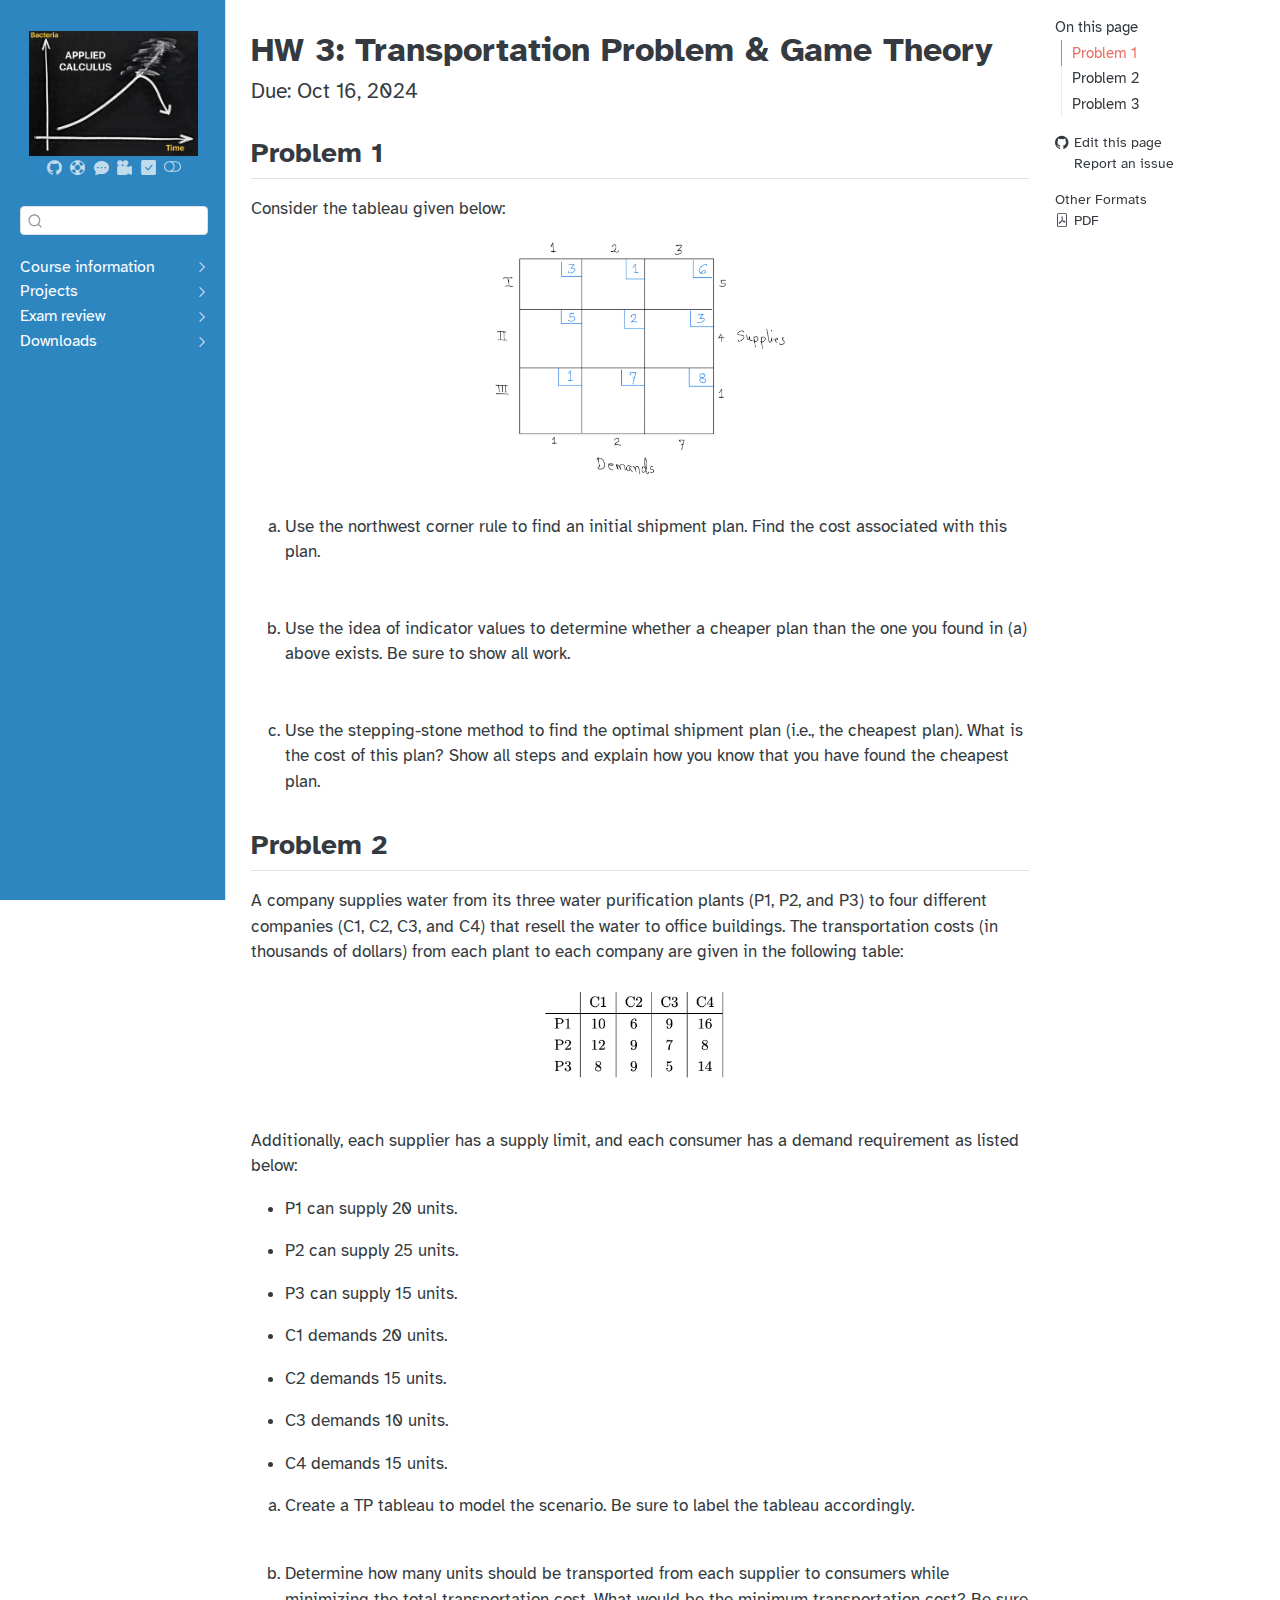
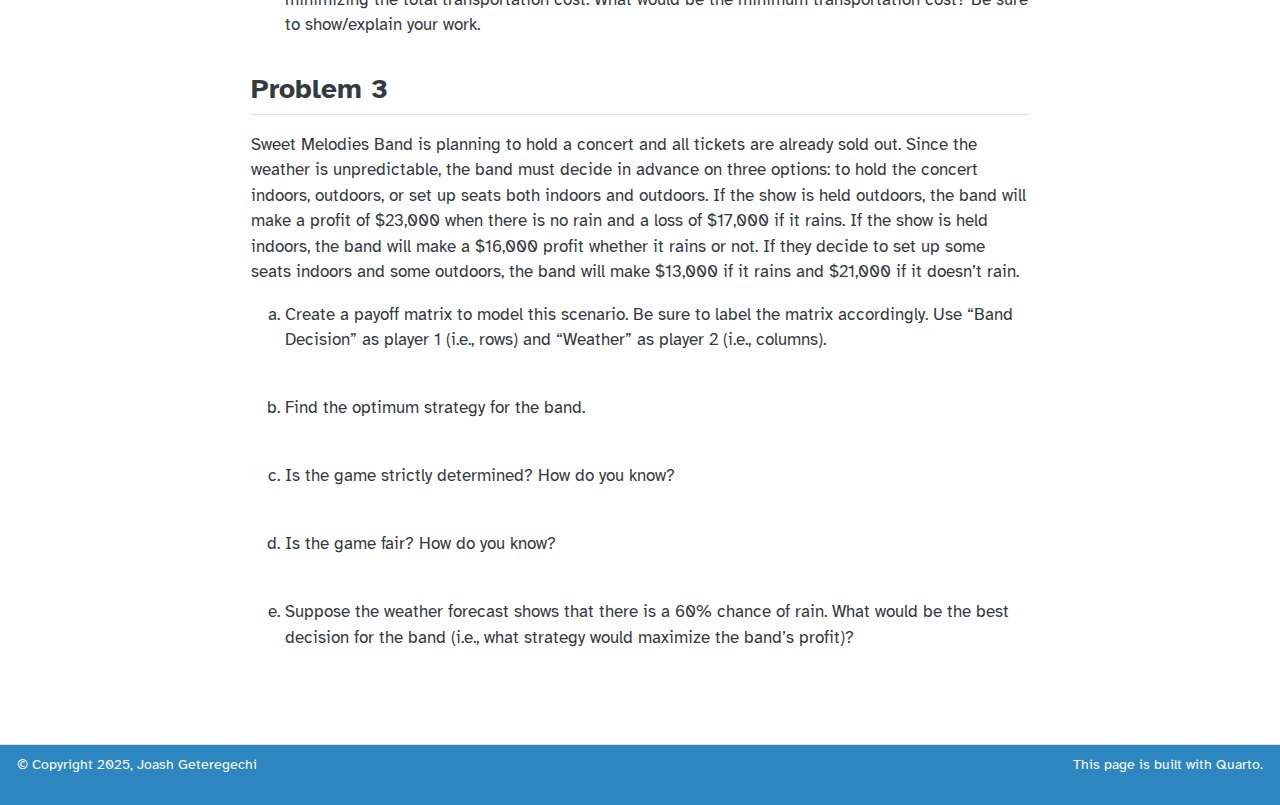
<file: docs/homework/hw3.html>
<!DOCTYPE html>
<html xmlns="http://www.w3.org/1999/xhtml" lang="en" xml:lang="en"><head>

<meta charset="utf-8">
<meta name="generator" content="quarto-1.6.36">

<meta name="viewport" content="width=device-width, initial-scale=1.0, user-scalable=yes">


<title>HW 3: Transportation Problem &amp; Game Theory – MATH 155</title>
<style>
code{white-space: pre-wrap;}
span.smallcaps{font-variant: small-caps;}
div.columns{display: flex; gap: min(4vw, 1.5em);}
div.column{flex: auto; overflow-x: auto;}
div.hanging-indent{margin-left: 1.5em; text-indent: -1.5em;}
ul.task-list{list-style: none;}
ul.task-list li input[type="checkbox"] {
  width: 0.8em;
  margin: 0 0.8em 0.2em -1em; /* quarto-specific, see https://github.com/quarto-dev/quarto-cli/issues/4556 */ 
  vertical-align: middle;
}
</style>


<script src="../site_libs/quarto-nav/quarto-nav.js"></script>
<script src="../site_libs/clipboard/clipboard.min.js"></script>
<script src="../site_libs/quarto-search/autocomplete.umd.js"></script>
<script src="../site_libs/quarto-search/fuse.min.js"></script>
<script src="../site_libs/quarto-search/quarto-search.js"></script>
<meta name="quarto:offset" content="../">
<script src="../site_libs/quarto-html/quarto.js"></script>
<script src="../site_libs/quarto-html/popper.min.js"></script>
<script src="../site_libs/quarto-html/tippy.umd.min.js"></script>
<script src="../site_libs/quarto-html/anchor.min.js"></script>
<link href="../site_libs/quarto-html/tippy.css" rel="stylesheet">
<link href="../site_libs/quarto-html/quarto-syntax-highlighting-d9ea220ee908cb7322d1b5aeb522d8d4.css" rel="stylesheet" class="quarto-color-scheme" id="quarto-text-highlighting-styles">
<link href="../site_libs/quarto-html/quarto-syntax-highlighting-dark-d9ea220ee908cb7322d1b5aeb522d8d4.css" rel="prefetch" class="quarto-color-scheme quarto-color-alternate" id="quarto-text-highlighting-styles">
<script src="../site_libs/bootstrap/bootstrap.min.js"></script>
<link href="../site_libs/bootstrap/bootstrap-icons.css" rel="stylesheet">
<link href="../site_libs/bootstrap/bootstrap-5b38446bab4305e7f187b3a68b4b2995.min.css" rel="stylesheet" append-hash="true" class="quarto-color-scheme" id="quarto-bootstrap" data-mode="light">
<link href="../site_libs/bootstrap/bootstrap-dark-a0c9525d54c2096b757e570632438d2b.min.css" rel="prefetch" append-hash="true" class="quarto-color-scheme quarto-color-alternate" id="quarto-bootstrap" data-mode="dark">
<script id="quarto-search-options" type="application/json">{
  "location": "sidebar",
  "copy-button": false,
  "collapse-after": 3,
  "panel-placement": "start",
  "type": "textbox",
  "limit": 50,
  "keyboard-shortcut": [
    "f",
    "/",
    "s"
  ],
  "show-item-context": false,
  "language": {
    "search-no-results-text": "No results",
    "search-matching-documents-text": "matching documents",
    "search-copy-link-title": "Copy link to search",
    "search-hide-matches-text": "Hide additional matches",
    "search-more-match-text": "more match in this document",
    "search-more-matches-text": "more matches in this document",
    "search-clear-button-title": "Clear",
    "search-text-placeholder": "",
    "search-detached-cancel-button-title": "Cancel",
    "search-submit-button-title": "Submit",
    "search-label": "Search"
  }
}</script>


<meta property="og:title" content="HW 3: Transportation Problem &amp; Game Theory – MATH 155">
<meta property="og:description" content="Due: Oct 16, 2024">
<meta property="og:image" content="https://jmochogi.github.io/basic-stat/img/t1.png">
<meta property="og:site_name" content="MATH 155">
<meta property="og:image:height" content="876">
<meta property="og:image:width" content="1088">
<meta name="twitter:title" content="HW 3: Transportation Problem &amp; Game Theory – MATH 155">
<meta name="twitter:description" content="Due: Oct 16, 2024">
<meta name="twitter:image" content="https://jmochogi.github.io/basic-stat/homework/img/twitter-card.png">
<meta name="twitter:creator" content="@jmochogi">
<meta name="twitter:card" content="summary_large_image">
</head>

<body class="nav-sidebar docked">

<div id="quarto-search-results"></div>
  <header id="quarto-header" class="headroom fixed-top">
  <nav class="quarto-secondary-nav">
    <div class="container-fluid d-flex">
      <button type="button" class="quarto-btn-toggle btn" data-bs-toggle="collapse" role="button" data-bs-target=".quarto-sidebar-collapse-item" aria-controls="quarto-sidebar" aria-expanded="false" aria-label="Toggle sidebar navigation" onclick="if (window.quartoToggleHeadroom) { window.quartoToggleHeadroom(); }">
        <i class="bi bi-layout-text-sidebar-reverse"></i>
      </button>
        <nav class="quarto-page-breadcrumbs" aria-label="breadcrumb"><ol class="breadcrumb"><li class="breadcrumb-item">HW 3: Transportation Problem &amp; Game Theory</li></ol></nav>
        <a class="flex-grow-1" role="navigation" data-bs-toggle="collapse" data-bs-target=".quarto-sidebar-collapse-item" aria-controls="quarto-sidebar" aria-expanded="false" aria-label="Toggle sidebar navigation" onclick="if (window.quartoToggleHeadroom) { window.quartoToggleHeadroom(); }">      
        </a>
      <button type="button" class="btn quarto-search-button" aria-label="Search" onclick="window.quartoOpenSearch();">
        <i class="bi bi-search"></i>
      </button>
    </div>
  </nav>
</header>
<!-- content -->
<div id="quarto-content" class="quarto-container page-columns page-rows-contents page-layout-article">
<!-- sidebar -->
  <nav id="quarto-sidebar" class="sidebar collapse collapse-horizontal quarto-sidebar-collapse-item sidebar-navigation docked overflow-auto">
    <div class="pt-lg-2 mt-2 text-center sidebar-header">
      <a href="../index.html" class="sidebar-logo-link">
      <img src="../img/logo.jpeg" alt="" class="sidebar-logo py-0 d-lg-inline d-none">
      </a>
      <div class="sidebar-tools-main tools-wide">
    <a href="https://github.com/jmochogi/finite-math" title="GitHub repository" class="quarto-navigation-tool px-1" aria-label="GitHub repository"><i class="bi bi-github"></i></a>
    <a href="https://calendly.com/jmochogi/20min" title="Office hours" class="quarto-navigation-tool px-1" aria-label="Office hours"><i class="bi bi-life-preserver"></i></a>
    <a href="https://canvas.ithaca.edu/" title="Canvas Discussions" class="quarto-navigation-tool px-1" aria-label="Canvas Discussions"><i class="bi bi-chat-dots-fill"></i></a>
    <a href="https://ithaca.zoom.us/j/3364817575?pwd=WlA1S3hJWWZNTTFoWUVaZlA1clhtdz09" title="Zoom link" class="quarto-navigation-tool px-1" aria-label="Zoom link"><i class="bi bi-camera-reels-fill"></i></a>
    <a href="https://canvas.ithaca.edu/" title="Canvas" class="quarto-navigation-tool px-1" aria-label="Canvas"><i class="bi bi-check-square-fill"></i></a>
  <a href="" class="quarto-color-scheme-toggle quarto-navigation-tool  px-1" onclick="window.quartoToggleColorScheme(); return false;" title="Toggle dark mode"><i class="bi"></i></a>
</div>
      </div>
        <div class="mt-2 flex-shrink-0 align-items-center">
        <div class="sidebar-search">
        <div id="quarto-search" class="" title="Search"></div>
        </div>
        </div>
    <div class="sidebar-menu-container"> 
    <ul class="list-unstyled mt-1">
        <li class="sidebar-item sidebar-item-section">
      <div class="sidebar-item-container"> 
            <a class="sidebar-item-text sidebar-link text-start collapsed" data-bs-toggle="collapse" data-bs-target="#quarto-sidebar-section-1" role="navigation" aria-expanded="false">
 <span class="menu-text">Course information</span></a>
          <a class="sidebar-item-toggle text-start collapsed" data-bs-toggle="collapse" data-bs-target="#quarto-sidebar-section-1" role="navigation" aria-expanded="false" aria-label="Toggle section">
            <i class="bi bi-chevron-right ms-2"></i>
          </a> 
      </div>
      <ul id="quarto-sidebar-section-1" class="collapse list-unstyled sidebar-section depth1 ">  
          <li class="sidebar-item">
  <div class="sidebar-item-container"> 
  <a href="../course-overview.html" class="sidebar-item-text sidebar-link">
 <span class="menu-text">Overview</span></a>
  </div>
</li>
          <li class="sidebar-item">
  <div class="sidebar-item-container"> 
  <a href="../course-syllabus.html" class="sidebar-item-text sidebar-link">
 <span class="menu-text">Syllabus</span></a>
  </div>
</li>
          <li class="sidebar-item">
  <div class="sidebar-item-container"> 
  <a href="../course-support.html" class="sidebar-item-text sidebar-link">
 <span class="menu-text">Support</span></a>
  </div>
</li>
          <li class="sidebar-item">
  <div class="sidebar-item-container"> 
  <a href="../index.html" class="sidebar-item-text sidebar-link">
 <span class="menu-text">Schedule</span></a>
  </div>
</li>
          <li class="sidebar-item">
  <div class="sidebar-item-container"> 
  <a href="../course-faq.html" class="sidebar-item-text sidebar-link">
 <span class="menu-text">FAQ</span></a>
  </div>
</li>
      </ul>
  </li>
        <li class="sidebar-item sidebar-item-section">
      <div class="sidebar-item-container"> 
            <a class="sidebar-item-text sidebar-link text-start collapsed" data-bs-toggle="collapse" data-bs-target="#quarto-sidebar-section-2" role="navigation" aria-expanded="false">
 <span class="menu-text">Projects</span></a>
          <a class="sidebar-item-toggle text-start collapsed" data-bs-toggle="collapse" data-bs-target="#quarto-sidebar-section-2" role="navigation" aria-expanded="false" aria-label="Toggle section">
            <i class="bi bi-chevron-right ms-2"></i>
          </a> 
      </div>
      <ul id="quarto-sidebar-section-2" class="collapse list-unstyled sidebar-section depth1 ">  
          <li class="sidebar-item">
  <div class="sidebar-item-container"> 
  <a href="../project/first_project.html" class="sidebar-item-text sidebar-link">
 <span class="menu-text">Project 1</span></a>
  </div>
</li>
          <li class="sidebar-item">
  <div class="sidebar-item-container"> 
  <a href="../project/final_project.html" class="sidebar-item-text sidebar-link">
 <span class="menu-text">Project 2</span></a>
  </div>
</li>
      </ul>
  </li>
        <li class="sidebar-item sidebar-item-section">
      <div class="sidebar-item-container"> 
            <a class="sidebar-item-text sidebar-link text-start collapsed" data-bs-toggle="collapse" data-bs-target="#quarto-sidebar-section-3" role="navigation" aria-expanded="false">
 <span class="menu-text">Exam review</span></a>
          <a class="sidebar-item-toggle text-start collapsed" data-bs-toggle="collapse" data-bs-target="#quarto-sidebar-section-3" role="navigation" aria-expanded="false" aria-label="Toggle section">
            <i class="bi bi-chevron-right ms-2"></i>
          </a> 
      </div>
      <ul id="quarto-sidebar-section-3" class="collapse list-unstyled sidebar-section depth1 ">  
          <li class="sidebar-item">
  <div class="sidebar-item-container"> 
  <a href="../exam-review/exam-1-review.html" class="sidebar-item-text sidebar-link">
 <span class="menu-text">Exam 1</span></a>
  </div>
</li>
          <li class="sidebar-item">
  <div class="sidebar-item-container"> 
  <a href="../exam-review/exam-2-review.qmd" class="sidebar-item-text sidebar-link">
 <span class="menu-text">Exam 2</span></a>
  </div>
</li>
      </ul>
  </li>
        <li class="sidebar-item sidebar-item-section">
      <div class="sidebar-item-container"> 
            <a class="sidebar-item-text sidebar-link text-start collapsed" data-bs-toggle="collapse" data-bs-target="#quarto-sidebar-section-4" role="navigation" aria-expanded="false">
 <span class="menu-text">Downloads</span></a>
          <a class="sidebar-item-toggle text-start collapsed" data-bs-toggle="collapse" data-bs-target="#quarto-sidebar-section-4" role="navigation" aria-expanded="false" aria-label="Toggle section">
            <i class="bi bi-chevron-right ms-2"></i>
          </a> 
      </div>
      <ul id="quarto-sidebar-section-4" class="collapse list-unstyled sidebar-section depth1 ">  
          <li class="sidebar-item">
  <div class="sidebar-item-container"> 
  <a href="../course-downloads/hw.qmd" class="sidebar-item-text sidebar-link">
 <span class="menu-text">Homework</span></a>
  </div>
</li>
          <li class="sidebar-item">
  <div class="sidebar-item-container"> 
  <a href="../course-downloads/templates.qmd" class="sidebar-item-text sidebar-link">
 <span class="menu-text">Templates</span></a>
  </div>
</li>
      </ul>
  </li>
    </ul>
    </div>
</nav>
<div id="quarto-sidebar-glass" class="quarto-sidebar-collapse-item" data-bs-toggle="collapse" data-bs-target=".quarto-sidebar-collapse-item"></div>
<!-- margin-sidebar -->
    <div id="quarto-margin-sidebar" class="sidebar margin-sidebar">
        <nav id="TOC" role="doc-toc" class="toc-active">
    <h2 id="toc-title">On this page</h2>
   
  <ul>
  <li><a href="#problem-1" id="toc-problem-1" class="nav-link active" data-scroll-target="#problem-1">Problem 1</a></li>
  <li><a href="#problem-2" id="toc-problem-2" class="nav-link" data-scroll-target="#problem-2">Problem 2</a></li>
  <li><a href="#problem-3" id="toc-problem-3" class="nav-link" data-scroll-target="#problem-3">Problem 3</a></li>
  </ul>
<div class="toc-actions"><ul><li><a href="https://github.com/jmochogi/basic-stat.git/edit/main/homework/hw3.qmd" class="toc-action"><i class="bi bi-github"></i>Edit this page</a></li><li><a href="https://github.com/jmochogi/basic-stat.git/issues/new" class="toc-action"><i class="bi empty"></i>Report an issue</a></li></ul></div><div class="quarto-alternate-formats"><h2>Other Formats</h2><ul><li><a href="hw3.pdf"><i class="bi bi-file-pdf"></i>PDF</a></li></ul></div></nav>
    </div>
<!-- main -->
<main class="content" id="quarto-document-content">

<header id="title-block-header" class="quarto-title-block default">
<div class="quarto-title">
<h1 class="title">HW 3: Transportation Problem &amp; Game Theory</h1>
<p class="subtitle lead">Due: Oct 16, 2024</p>
</div>



<div class="quarto-title-meta">

    
  
    
  </div>
  


</header>


<section id="problem-1" class="level2">
<h2 class="anchored" data-anchor-id="problem-1">Problem 1</h2>
<p>Consider the tableau given below:</p>
<div class="quarto-figure quarto-figure-center">
<figure class="figure">
<p><img src="../img/t1.png" class="img-fluid quarto-figure quarto-figure-center figure-img" width="300"></p>
</figure>
</div>
<ol type="a">
<li>Use the northwest corner rule to find an initial shipment plan. Find the cost associated with this plan. <br> <br><br> </li>
<li>Use the idea of indicator values to determine whether a cheaper plan than the one you found in (a) above exists. Be sure to show all work. <br> <br><br> </li>
<li>Use the stepping-stone method to find the optimal shipment plan (i.e., the cheapest plan). What is the cost of this plan? Show all steps and explain how you know that you have found the cheapest plan. </li>
</ol>
</section>
<section id="problem-2" class="level2">
<h2 class="anchored" data-anchor-id="problem-2">Problem 2</h2>
<p>A company supplies water from its three water purification plants (P1, P2, and P3) to four different companies (C1, C2, C3, and C4) that resell the water to office buildings. The transportation costs (in thousands of dollars) from each plant to each company are given in the following table:</p>
<div class="quarto-figure quarto-figure-center">
<figure class="figure">
<p><img src="../img/c1.png" class="img-fluid quarto-figure quarto-figure-center figure-img" width="300"></p>
</figure>
</div>
<p>Additionally, each supplier has a supply limit, and each consumer has a demand requirement as listed below:</p>
<ul>
<li><p>P1 can supply 20 units.</p></li>
<li><p>P2 can supply 25 units.</p></li>
<li><p>P3 can supply 15 units.</p></li>
<li><p>C1 demands 20 units.</p></li>
<li><p>C2 demands 15 units.</p></li>
<li><p>C3 demands 10 units.</p></li>
<li><p>C4 demands 15 units.</p></li>
</ul>
<ol type="a">
<li><p>Create a TP tableau to model the scenario. Be sure to label the tableau accordingly. <br><br></p></li>
<li><p>Determine how many units should be transported from each supplier to consumers while minimizing the total transportation cost. What would be the minimum transportation cost? Be sure to show/explain your work.</p></li>
</ol>
</section>
<section id="problem-3" class="level2">
<h2 class="anchored" data-anchor-id="problem-3">Problem 3</h2>
<p>Sweet Melodies Band is planning to hold a concert and all tickets are already sold out. Since the weather is unpredictable, the band must decide in advance on three options: to hold the concert indoors, outdoors, or set up seats both indoors and outdoors. If the show is held outdoors, the band will make a profit of $23,000 when there is no rain and a loss of $17,000 if it rains. If the show is held indoors, the band will make a $16,000 profit whether it rains or not. If they decide to set up some seats indoors and some outdoors, the band will make $13,000 if it rains and $21,000 if it doesn’t rain.</p>
<ol type="a">
<li><p>Create a payoff matrix to model this scenario. Be sure to label the matrix accordingly. Use “Band Decision” as player 1 (i.e., rows) and “Weather” as player 2 (i.e., columns).<br> <br></p></li>
<li><p>Find the optimum strategy for the band.<br> <br></p></li>
<li><p>Is the game strictly determined? How do you know? <br> <br></p></li>
<li><p>Is the game fair? How do you know? <br> <br></p></li>
<li><p>Suppose the weather forecast shows that there is a 60% chance of rain. What would be the best decision for the band (i.e., what strategy would maximize the band’s profit)?</p></li>
</ol>


</section>

</main> <!-- /main -->
<script id="quarto-html-after-body" type="application/javascript">
window.document.addEventListener("DOMContentLoaded", function (event) {
  const toggleBodyColorMode = (bsSheetEl) => {
    const mode = bsSheetEl.getAttribute("data-mode");
    const bodyEl = window.document.querySelector("body");
    if (mode === "dark") {
      bodyEl.classList.add("quarto-dark");
      bodyEl.classList.remove("quarto-light");
    } else {
      bodyEl.classList.add("quarto-light");
      bodyEl.classList.remove("quarto-dark");
    }
  }
  const toggleBodyColorPrimary = () => {
    const bsSheetEl = window.document.querySelector("link#quarto-bootstrap");
    if (bsSheetEl) {
      toggleBodyColorMode(bsSheetEl);
    }
  }
  toggleBodyColorPrimary();  
  const disableStylesheet = (stylesheets) => {
    for (let i=0; i < stylesheets.length; i++) {
      const stylesheet = stylesheets[i];
      stylesheet.rel = 'prefetch';
    }
  }
  const enableStylesheet = (stylesheets) => {
    for (let i=0; i < stylesheets.length; i++) {
      const stylesheet = stylesheets[i];
      stylesheet.rel = 'stylesheet';
    }
  }
  const manageTransitions = (selector, allowTransitions) => {
    const els = window.document.querySelectorAll(selector);
    for (let i=0; i < els.length; i++) {
      const el = els[i];
      if (allowTransitions) {
        el.classList.remove('notransition');
      } else {
        el.classList.add('notransition');
      }
    }
  }
  const toggleGiscusIfUsed = (isAlternate, darkModeDefault) => {
    const baseTheme = document.querySelector('#giscus-base-theme')?.value ?? 'light';
    const alternateTheme = document.querySelector('#giscus-alt-theme')?.value ?? 'dark';
    let newTheme = '';
    if(darkModeDefault) {
      newTheme = isAlternate ? baseTheme : alternateTheme;
    } else {
      newTheme = isAlternate ? alternateTheme : baseTheme;
    }
    const changeGiscusTheme = () => {
      // From: https://github.com/giscus/giscus/issues/336
      const sendMessage = (message) => {
        const iframe = document.querySelector('iframe.giscus-frame');
        if (!iframe) return;
        iframe.contentWindow.postMessage({ giscus: message }, 'https://giscus.app');
      }
      sendMessage({
        setConfig: {
          theme: newTheme
        }
      });
    }
    const isGiscussLoaded = window.document.querySelector('iframe.giscus-frame') !== null;
    if (isGiscussLoaded) {
      changeGiscusTheme();
    }
  }
  const toggleColorMode = (alternate) => {
    // Switch the stylesheets
    const alternateStylesheets = window.document.querySelectorAll('link.quarto-color-scheme.quarto-color-alternate');
    manageTransitions('#quarto-margin-sidebar .nav-link', false);
    if (alternate) {
      enableStylesheet(alternateStylesheets);
      for (const sheetNode of alternateStylesheets) {
        if (sheetNode.id === "quarto-bootstrap") {
          toggleBodyColorMode(sheetNode);
        }
      }
    } else {
      disableStylesheet(alternateStylesheets);
      toggleBodyColorPrimary();
    }
    manageTransitions('#quarto-margin-sidebar .nav-link', true);
    // Switch the toggles
    const toggles = window.document.querySelectorAll('.quarto-color-scheme-toggle');
    for (let i=0; i < toggles.length; i++) {
      const toggle = toggles[i];
      if (toggle) {
        if (alternate) {
          toggle.classList.add("alternate");     
        } else {
          toggle.classList.remove("alternate");
        }
      }
    }
    // Hack to workaround the fact that safari doesn't
    // properly recolor the scrollbar when toggling (#1455)
    if (navigator.userAgent.indexOf('Safari') > 0 && navigator.userAgent.indexOf('Chrome') == -1) {
      manageTransitions("body", false);
      window.scrollTo(0, 1);
      setTimeout(() => {
        window.scrollTo(0, 0);
        manageTransitions("body", true);
      }, 40);  
    }
  }
  const isFileUrl = () => { 
    return window.location.protocol === 'file:';
  }
  const hasAlternateSentinel = () => {  
    let styleSentinel = getColorSchemeSentinel();
    if (styleSentinel !== null) {
      return styleSentinel === "alternate";
    } else {
      return false;
    }
  }
  const setStyleSentinel = (alternate) => {
    const value = alternate ? "alternate" : "default";
    if (!isFileUrl()) {
      window.localStorage.setItem("quarto-color-scheme", value);
    } else {
      localAlternateSentinel = value;
    }
  }
  const getColorSchemeSentinel = () => {
    if (!isFileUrl()) {
      const storageValue = window.localStorage.getItem("quarto-color-scheme");
      return storageValue != null ? storageValue : localAlternateSentinel;
    } else {
      return localAlternateSentinel;
    }
  }
  const darkModeDefault = false;
  let localAlternateSentinel = darkModeDefault ? 'alternate' : 'default';
  // Dark / light mode switch
  window.quartoToggleColorScheme = () => {
    // Read the current dark / light value 
    let toAlternate = !hasAlternateSentinel();
    toggleColorMode(toAlternate);
    setStyleSentinel(toAlternate);
    toggleGiscusIfUsed(toAlternate, darkModeDefault);
  };
  // Ensure there is a toggle, if there isn't float one in the top right
  if (window.document.querySelector('.quarto-color-scheme-toggle') === null) {
    const a = window.document.createElement('a');
    a.classList.add('top-right');
    a.classList.add('quarto-color-scheme-toggle');
    a.href = "";
    a.onclick = function() { try { window.quartoToggleColorScheme(); } catch {} return false; };
    const i = window.document.createElement("i");
    i.classList.add('bi');
    a.appendChild(i);
    window.document.body.appendChild(a);
  }
  // Switch to dark mode if need be
  if (hasAlternateSentinel()) {
    toggleColorMode(true);
  } else {
    toggleColorMode(false);
  }
  const icon = "";
  const anchorJS = new window.AnchorJS();
  anchorJS.options = {
    placement: 'right',
    icon: icon
  };
  anchorJS.add('.anchored');
  const isCodeAnnotation = (el) => {
    for (const clz of el.classList) {
      if (clz.startsWith('code-annotation-')) {                     
        return true;
      }
    }
    return false;
  }
  const onCopySuccess = function(e) {
    // button target
    const button = e.trigger;
    // don't keep focus
    button.blur();
    // flash "checked"
    button.classList.add('code-copy-button-checked');
    var currentTitle = button.getAttribute("title");
    button.setAttribute("title", "Copied!");
    let tooltip;
    if (window.bootstrap) {
      button.setAttribute("data-bs-toggle", "tooltip");
      button.setAttribute("data-bs-placement", "left");
      button.setAttribute("data-bs-title", "Copied!");
      tooltip = new bootstrap.Tooltip(button, 
        { trigger: "manual", 
          customClass: "code-copy-button-tooltip",
          offset: [0, -8]});
      tooltip.show();    
    }
    setTimeout(function() {
      if (tooltip) {
        tooltip.hide();
        button.removeAttribute("data-bs-title");
        button.removeAttribute("data-bs-toggle");
        button.removeAttribute("data-bs-placement");
      }
      button.setAttribute("title", currentTitle);
      button.classList.remove('code-copy-button-checked');
    }, 1000);
    // clear code selection
    e.clearSelection();
  }
  const getTextToCopy = function(trigger) {
      const codeEl = trigger.previousElementSibling.cloneNode(true);
      for (const childEl of codeEl.children) {
        if (isCodeAnnotation(childEl)) {
          childEl.remove();
        }
      }
      return codeEl.innerText;
  }
  const clipboard = new window.ClipboardJS('.code-copy-button:not([data-in-quarto-modal])', {
    text: getTextToCopy
  });
  clipboard.on('success', onCopySuccess);
  if (window.document.getElementById('quarto-embedded-source-code-modal')) {
    const clipboardModal = new window.ClipboardJS('.code-copy-button[data-in-quarto-modal]', {
      text: getTextToCopy,
      container: window.document.getElementById('quarto-embedded-source-code-modal')
    });
    clipboardModal.on('success', onCopySuccess);
  }
    var localhostRegex = new RegExp(/^(?:http|https):\/\/localhost\:?[0-9]*\//);
    var mailtoRegex = new RegExp(/^mailto:/);
      var filterRegex = new RegExp("https:\/\/jmochogi\.github\.io\/basic-stat\/");
    var isInternal = (href) => {
        return filterRegex.test(href) || localhostRegex.test(href) || mailtoRegex.test(href);
    }
    // Inspect non-navigation links and adorn them if external
 	var links = window.document.querySelectorAll('a[href]:not(.nav-link):not(.navbar-brand):not(.toc-action):not(.sidebar-link):not(.sidebar-item-toggle):not(.pagination-link):not(.no-external):not([aria-hidden]):not(.dropdown-item):not(.quarto-navigation-tool):not(.about-link)');
    for (var i=0; i<links.length; i++) {
      const link = links[i];
      if (!isInternal(link.href)) {
        // undo the damage that might have been done by quarto-nav.js in the case of
        // links that we want to consider external
        if (link.dataset.originalHref !== undefined) {
          link.href = link.dataset.originalHref;
        }
      }
    }
  function tippyHover(el, contentFn, onTriggerFn, onUntriggerFn) {
    const config = {
      allowHTML: true,
      maxWidth: 500,
      delay: 100,
      arrow: false,
      appendTo: function(el) {
          return el.parentElement;
      },
      interactive: true,
      interactiveBorder: 10,
      theme: 'quarto',
      placement: 'bottom-start',
    };
    if (contentFn) {
      config.content = contentFn;
    }
    if (onTriggerFn) {
      config.onTrigger = onTriggerFn;
    }
    if (onUntriggerFn) {
      config.onUntrigger = onUntriggerFn;
    }
    window.tippy(el, config); 
  }
  const noterefs = window.document.querySelectorAll('a[role="doc-noteref"]');
  for (var i=0; i<noterefs.length; i++) {
    const ref = noterefs[i];
    tippyHover(ref, function() {
      // use id or data attribute instead here
      let href = ref.getAttribute('data-footnote-href') || ref.getAttribute('href');
      try { href = new URL(href).hash; } catch {}
      const id = href.replace(/^#\/?/, "");
      const note = window.document.getElementById(id);
      if (note) {
        return note.innerHTML;
      } else {
        return "";
      }
    });
  }
  const xrefs = window.document.querySelectorAll('a.quarto-xref');
  const processXRef = (id, note) => {
    // Strip column container classes
    const stripColumnClz = (el) => {
      el.classList.remove("page-full", "page-columns");
      if (el.children) {
        for (const child of el.children) {
          stripColumnClz(child);
        }
      }
    }
    stripColumnClz(note)
    if (id === null || id.startsWith('sec-')) {
      // Special case sections, only their first couple elements
      const container = document.createElement("div");
      if (note.children && note.children.length > 2) {
        container.appendChild(note.children[0].cloneNode(true));
        for (let i = 1; i < note.children.length; i++) {
          const child = note.children[i];
          if (child.tagName === "P" && child.innerText === "") {
            continue;
          } else {
            container.appendChild(child.cloneNode(true));
            break;
          }
        }
        if (window.Quarto?.typesetMath) {
          window.Quarto.typesetMath(container);
        }
        return container.innerHTML
      } else {
        if (window.Quarto?.typesetMath) {
          window.Quarto.typesetMath(note);
        }
        return note.innerHTML;
      }
    } else {
      // Remove any anchor links if they are present
      const anchorLink = note.querySelector('a.anchorjs-link');
      if (anchorLink) {
        anchorLink.remove();
      }
      if (window.Quarto?.typesetMath) {
        window.Quarto.typesetMath(note);
      }
      if (note.classList.contains("callout")) {
        return note.outerHTML;
      } else {
        return note.innerHTML;
      }
    }
  }
  for (var i=0; i<xrefs.length; i++) {
    const xref = xrefs[i];
    tippyHover(xref, undefined, function(instance) {
      instance.disable();
      let url = xref.getAttribute('href');
      let hash = undefined; 
      if (url.startsWith('#')) {
        hash = url;
      } else {
        try { hash = new URL(url).hash; } catch {}
      }
      if (hash) {
        const id = hash.replace(/^#\/?/, "");
        const note = window.document.getElementById(id);
        if (note !== null) {
          try {
            const html = processXRef(id, note.cloneNode(true));
            instance.setContent(html);
          } finally {
            instance.enable();
            instance.show();
          }
        } else {
          // See if we can fetch this
          fetch(url.split('#')[0])
          .then(res => res.text())
          .then(html => {
            const parser = new DOMParser();
            const htmlDoc = parser.parseFromString(html, "text/html");
            const note = htmlDoc.getElementById(id);
            if (note !== null) {
              const html = processXRef(id, note);
              instance.setContent(html);
            } 
          }).finally(() => {
            instance.enable();
            instance.show();
          });
        }
      } else {
        // See if we can fetch a full url (with no hash to target)
        // This is a special case and we should probably do some content thinning / targeting
        fetch(url)
        .then(res => res.text())
        .then(html => {
          const parser = new DOMParser();
          const htmlDoc = parser.parseFromString(html, "text/html");
          const note = htmlDoc.querySelector('main.content');
          if (note !== null) {
            // This should only happen for chapter cross references
            // (since there is no id in the URL)
            // remove the first header
            if (note.children.length > 0 && note.children[0].tagName === "HEADER") {
              note.children[0].remove();
            }
            const html = processXRef(null, note);
            instance.setContent(html);
          } 
        }).finally(() => {
          instance.enable();
          instance.show();
        });
      }
    }, function(instance) {
    });
  }
      let selectedAnnoteEl;
      const selectorForAnnotation = ( cell, annotation) => {
        let cellAttr = 'data-code-cell="' + cell + '"';
        let lineAttr = 'data-code-annotation="' +  annotation + '"';
        const selector = 'span[' + cellAttr + '][' + lineAttr + ']';
        return selector;
      }
      const selectCodeLines = (annoteEl) => {
        const doc = window.document;
        const targetCell = annoteEl.getAttribute("data-target-cell");
        const targetAnnotation = annoteEl.getAttribute("data-target-annotation");
        const annoteSpan = window.document.querySelector(selectorForAnnotation(targetCell, targetAnnotation));
        const lines = annoteSpan.getAttribute("data-code-lines").split(",");
        const lineIds = lines.map((line) => {
          return targetCell + "-" + line;
        })
        let top = null;
        let height = null;
        let parent = null;
        if (lineIds.length > 0) {
            //compute the position of the single el (top and bottom and make a div)
            const el = window.document.getElementById(lineIds[0]);
            top = el.offsetTop;
            height = el.offsetHeight;
            parent = el.parentElement.parentElement;
          if (lineIds.length > 1) {
            const lastEl = window.document.getElementById(lineIds[lineIds.length - 1]);
            const bottom = lastEl.offsetTop + lastEl.offsetHeight;
            height = bottom - top;
          }
          if (top !== null && height !== null && parent !== null) {
            // cook up a div (if necessary) and position it 
            let div = window.document.getElementById("code-annotation-line-highlight");
            if (div === null) {
              div = window.document.createElement("div");
              div.setAttribute("id", "code-annotation-line-highlight");
              div.style.position = 'absolute';
              parent.appendChild(div);
            }
            div.style.top = top - 2 + "px";
            div.style.height = height + 4 + "px";
            div.style.left = 0;
            let gutterDiv = window.document.getElementById("code-annotation-line-highlight-gutter");
            if (gutterDiv === null) {
              gutterDiv = window.document.createElement("div");
              gutterDiv.setAttribute("id", "code-annotation-line-highlight-gutter");
              gutterDiv.style.position = 'absolute';
              const codeCell = window.document.getElementById(targetCell);
              const gutter = codeCell.querySelector('.code-annotation-gutter');
              gutter.appendChild(gutterDiv);
            }
            gutterDiv.style.top = top - 2 + "px";
            gutterDiv.style.height = height + 4 + "px";
          }
          selectedAnnoteEl = annoteEl;
        }
      };
      const unselectCodeLines = () => {
        const elementsIds = ["code-annotation-line-highlight", "code-annotation-line-highlight-gutter"];
        elementsIds.forEach((elId) => {
          const div = window.document.getElementById(elId);
          if (div) {
            div.remove();
          }
        });
        selectedAnnoteEl = undefined;
      };
        // Handle positioning of the toggle
    window.addEventListener(
      "resize",
      throttle(() => {
        elRect = undefined;
        if (selectedAnnoteEl) {
          selectCodeLines(selectedAnnoteEl);
        }
      }, 10)
    );
    function throttle(fn, ms) {
    let throttle = false;
    let timer;
      return (...args) => {
        if(!throttle) { // first call gets through
            fn.apply(this, args);
            throttle = true;
        } else { // all the others get throttled
            if(timer) clearTimeout(timer); // cancel #2
            timer = setTimeout(() => {
              fn.apply(this, args);
              timer = throttle = false;
            }, ms);
        }
      };
    }
      // Attach click handler to the DT
      const annoteDls = window.document.querySelectorAll('dt[data-target-cell]');
      for (const annoteDlNode of annoteDls) {
        annoteDlNode.addEventListener('click', (event) => {
          const clickedEl = event.target;
          if (clickedEl !== selectedAnnoteEl) {
            unselectCodeLines();
            const activeEl = window.document.querySelector('dt[data-target-cell].code-annotation-active');
            if (activeEl) {
              activeEl.classList.remove('code-annotation-active');
            }
            selectCodeLines(clickedEl);
            clickedEl.classList.add('code-annotation-active');
          } else {
            // Unselect the line
            unselectCodeLines();
            clickedEl.classList.remove('code-annotation-active');
          }
        });
      }
  const findCites = (el) => {
    const parentEl = el.parentElement;
    if (parentEl) {
      const cites = parentEl.dataset.cites;
      if (cites) {
        return {
          el,
          cites: cites.split(' ')
        };
      } else {
        return findCites(el.parentElement)
      }
    } else {
      return undefined;
    }
  };
  var bibliorefs = window.document.querySelectorAll('a[role="doc-biblioref"]');
  for (var i=0; i<bibliorefs.length; i++) {
    const ref = bibliorefs[i];
    const citeInfo = findCites(ref);
    if (citeInfo) {
      tippyHover(citeInfo.el, function() {
        var popup = window.document.createElement('div');
        citeInfo.cites.forEach(function(cite) {
          var citeDiv = window.document.createElement('div');
          citeDiv.classList.add('hanging-indent');
          citeDiv.classList.add('csl-entry');
          var biblioDiv = window.document.getElementById('ref-' + cite);
          if (biblioDiv) {
            citeDiv.innerHTML = biblioDiv.innerHTML;
          }
          popup.appendChild(citeDiv);
        });
        return popup.innerHTML;
      });
    }
  }
});
</script>
</div> <!-- /content -->
<footer class="footer">
  <div class="nav-footer">
    <div class="nav-footer-left">
<p>© Copyright 2025, Joash Geteregechi</p>
</div>   
    <div class="nav-footer-center">
      &nbsp;
    <div class="toc-actions d-sm-block d-md-none"><ul><li><a href="https://github.com/jmochogi/basic-stat.git/edit/main/homework/hw3.qmd" class="toc-action"><i class="bi bi-github"></i>Edit this page</a></li><li><a href="https://github.com/jmochogi/basic-stat.git/issues/new" class="toc-action"><i class="bi empty"></i>Report an issue</a></li></ul></div></div>
    <div class="nav-footer-right">
<p>This page is built with <a href="https://quarto.org/">Quarto</a>.</p>
</div>
  </div>
</footer>




</body></html>
</file>
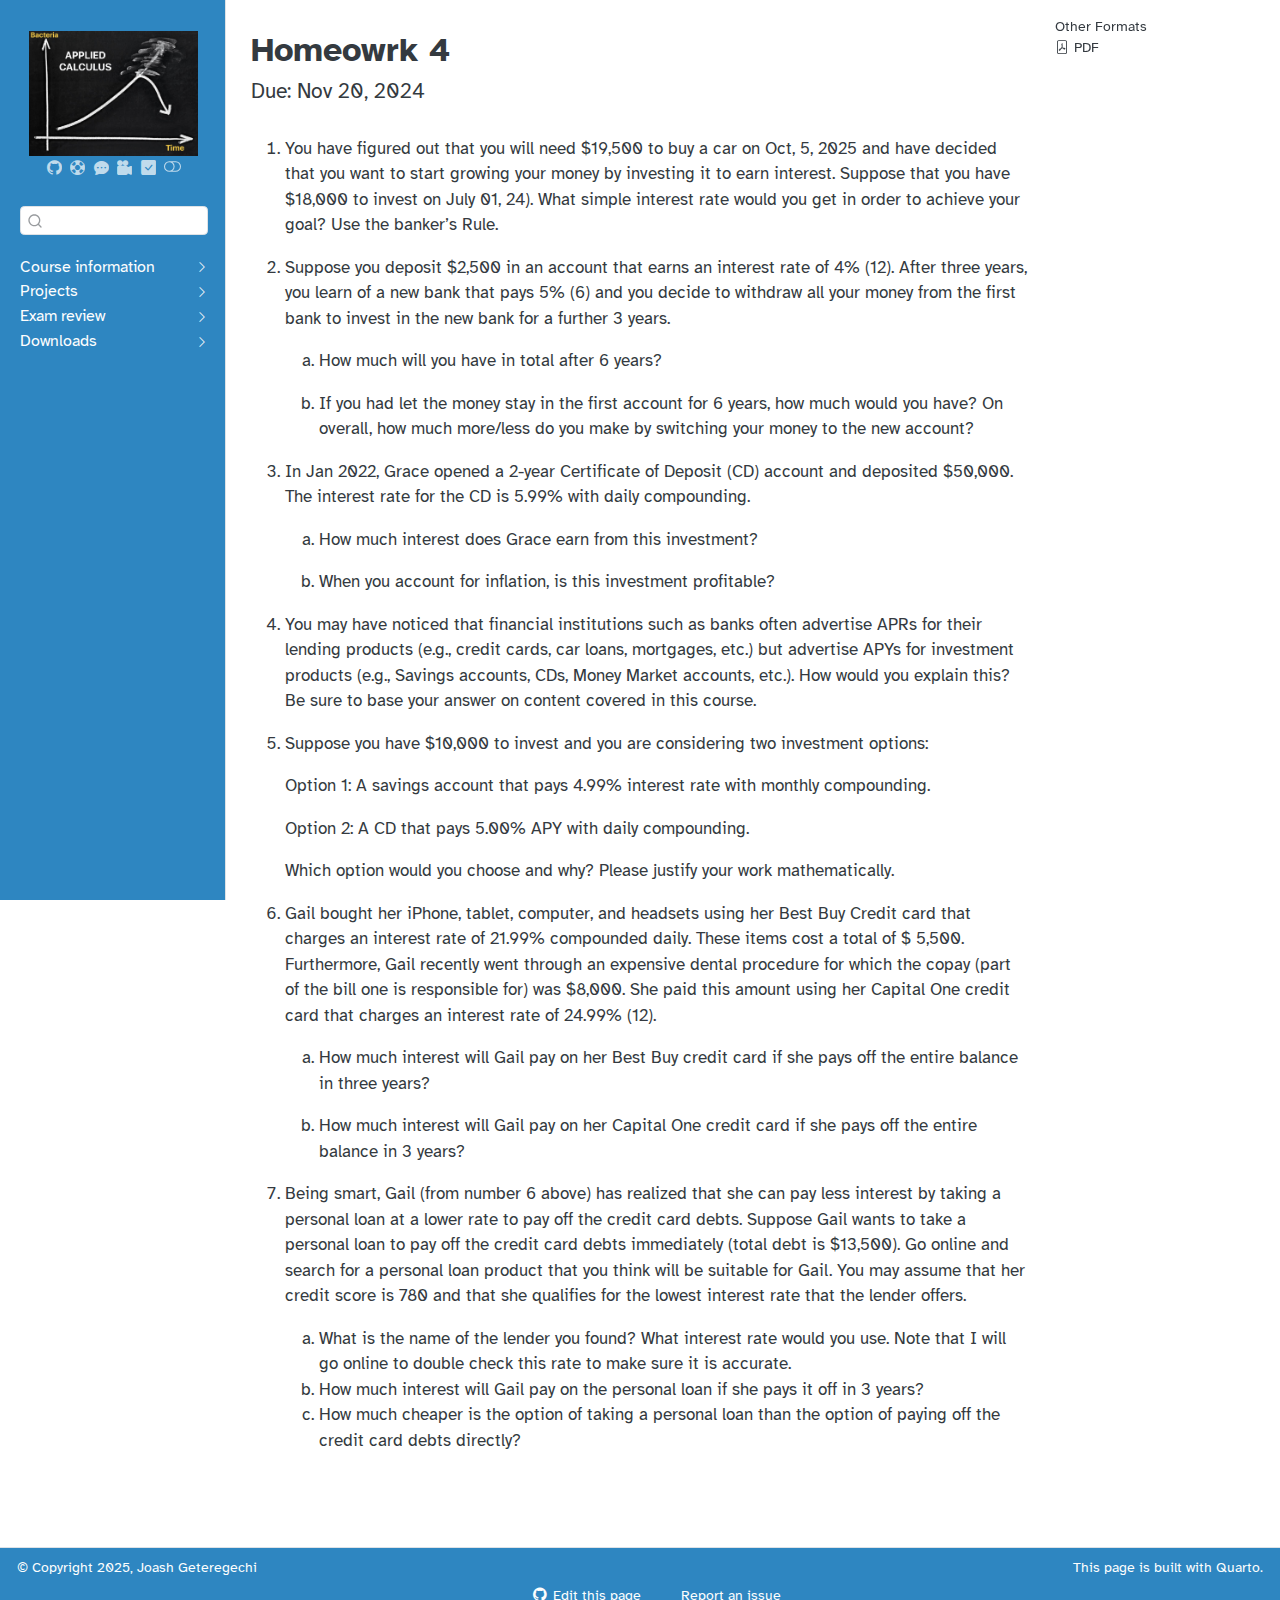
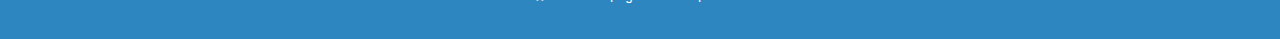
<file: docs/homework/hw4.html>
<!DOCTYPE html>
<html xmlns="http://www.w3.org/1999/xhtml" lang="en" xml:lang="en"><head>

<meta charset="utf-8">
<meta name="generator" content="quarto-1.6.36">

<meta name="viewport" content="width=device-width, initial-scale=1.0, user-scalable=yes">


<title>Homeowrk 4 – MATH 155</title>
<style>
code{white-space: pre-wrap;}
span.smallcaps{font-variant: small-caps;}
div.columns{display: flex; gap: min(4vw, 1.5em);}
div.column{flex: auto; overflow-x: auto;}
div.hanging-indent{margin-left: 1.5em; text-indent: -1.5em;}
ul.task-list{list-style: none;}
ul.task-list li input[type="checkbox"] {
  width: 0.8em;
  margin: 0 0.8em 0.2em -1em; /* quarto-specific, see https://github.com/quarto-dev/quarto-cli/issues/4556 */ 
  vertical-align: middle;
}
</style>


<script src="../site_libs/quarto-nav/quarto-nav.js"></script>
<script src="../site_libs/clipboard/clipboard.min.js"></script>
<script src="../site_libs/quarto-search/autocomplete.umd.js"></script>
<script src="../site_libs/quarto-search/fuse.min.js"></script>
<script src="../site_libs/quarto-search/quarto-search.js"></script>
<meta name="quarto:offset" content="../">
<script src="../site_libs/quarto-html/quarto.js"></script>
<script src="../site_libs/quarto-html/popper.min.js"></script>
<script src="../site_libs/quarto-html/tippy.umd.min.js"></script>
<script src="../site_libs/quarto-html/anchor.min.js"></script>
<link href="../site_libs/quarto-html/tippy.css" rel="stylesheet">
<link href="../site_libs/quarto-html/quarto-syntax-highlighting-d9ea220ee908cb7322d1b5aeb522d8d4.css" rel="stylesheet" class="quarto-color-scheme" id="quarto-text-highlighting-styles">
<link href="../site_libs/quarto-html/quarto-syntax-highlighting-dark-d9ea220ee908cb7322d1b5aeb522d8d4.css" rel="prefetch" class="quarto-color-scheme quarto-color-alternate" id="quarto-text-highlighting-styles">
<script src="../site_libs/bootstrap/bootstrap.min.js"></script>
<link href="../site_libs/bootstrap/bootstrap-icons.css" rel="stylesheet">
<link href="../site_libs/bootstrap/bootstrap-5b38446bab4305e7f187b3a68b4b2995.min.css" rel="stylesheet" append-hash="true" class="quarto-color-scheme" id="quarto-bootstrap" data-mode="light">
<link href="../site_libs/bootstrap/bootstrap-dark-a0c9525d54c2096b757e570632438d2b.min.css" rel="prefetch" append-hash="true" class="quarto-color-scheme quarto-color-alternate" id="quarto-bootstrap" data-mode="dark">
<script id="quarto-search-options" type="application/json">{
  "location": "sidebar",
  "copy-button": false,
  "collapse-after": 3,
  "panel-placement": "start",
  "type": "textbox",
  "limit": 50,
  "keyboard-shortcut": [
    "f",
    "/",
    "s"
  ],
  "show-item-context": false,
  "language": {
    "search-no-results-text": "No results",
    "search-matching-documents-text": "matching documents",
    "search-copy-link-title": "Copy link to search",
    "search-hide-matches-text": "Hide additional matches",
    "search-more-match-text": "more match in this document",
    "search-more-matches-text": "more matches in this document",
    "search-clear-button-title": "Clear",
    "search-text-placeholder": "",
    "search-detached-cancel-button-title": "Cancel",
    "search-submit-button-title": "Submit",
    "search-label": "Search"
  }
}</script>


<meta property="og:title" content="Homeowrk 4 – MATH 155">
<meta property="og:description" content="Due: Nov 20, 2024">
<meta property="og:site_name" content="MATH 155">
<meta name="twitter:title" content="Homeowrk 4 – MATH 155">
<meta name="twitter:description" content="Due: Nov 20, 2024">
<meta name="twitter:image" content="https://jmochogi.github.io/basic-stat/homework/img/twitter-card.png">
<meta name="twitter:creator" content="@jmochogi">
<meta name="twitter:card" content="summary_large_image">
</head>

<body class="nav-sidebar docked">

<div id="quarto-search-results"></div>
  <header id="quarto-header" class="headroom fixed-top">
  <nav class="quarto-secondary-nav">
    <div class="container-fluid d-flex">
      <button type="button" class="quarto-btn-toggle btn" data-bs-toggle="collapse" role="button" data-bs-target=".quarto-sidebar-collapse-item" aria-controls="quarto-sidebar" aria-expanded="false" aria-label="Toggle sidebar navigation" onclick="if (window.quartoToggleHeadroom) { window.quartoToggleHeadroom(); }">
        <i class="bi bi-layout-text-sidebar-reverse"></i>
      </button>
        <nav class="quarto-page-breadcrumbs" aria-label="breadcrumb"><ol class="breadcrumb"><li class="breadcrumb-item">Homeowrk 4</li></ol></nav>
        <a class="flex-grow-1" role="navigation" data-bs-toggle="collapse" data-bs-target=".quarto-sidebar-collapse-item" aria-controls="quarto-sidebar" aria-expanded="false" aria-label="Toggle sidebar navigation" onclick="if (window.quartoToggleHeadroom) { window.quartoToggleHeadroom(); }">      
        </a>
      <button type="button" class="btn quarto-search-button" aria-label="Search" onclick="window.quartoOpenSearch();">
        <i class="bi bi-search"></i>
      </button>
    </div>
  </nav>
</header>
<!-- content -->
<div id="quarto-content" class="quarto-container page-columns page-rows-contents page-layout-article">
<!-- sidebar -->
  <nav id="quarto-sidebar" class="sidebar collapse collapse-horizontal quarto-sidebar-collapse-item sidebar-navigation docked overflow-auto">
    <div class="pt-lg-2 mt-2 text-center sidebar-header">
      <a href="../index.html" class="sidebar-logo-link">
      <img src="../img/logo.jpeg" alt="" class="sidebar-logo py-0 d-lg-inline d-none">
      </a>
      <div class="sidebar-tools-main tools-wide">
    <a href="https://github.com/jmochogi/finite-math" title="GitHub repository" class="quarto-navigation-tool px-1" aria-label="GitHub repository"><i class="bi bi-github"></i></a>
    <a href="https://calendly.com/jmochogi/20min" title="Office hours" class="quarto-navigation-tool px-1" aria-label="Office hours"><i class="bi bi-life-preserver"></i></a>
    <a href="https://canvas.ithaca.edu/" title="Canvas Discussions" class="quarto-navigation-tool px-1" aria-label="Canvas Discussions"><i class="bi bi-chat-dots-fill"></i></a>
    <a href="https://ithaca.zoom.us/j/3364817575?pwd=WlA1S3hJWWZNTTFoWUVaZlA1clhtdz09" title="Zoom link" class="quarto-navigation-tool px-1" aria-label="Zoom link"><i class="bi bi-camera-reels-fill"></i></a>
    <a href="https://canvas.ithaca.edu/" title="Canvas" class="quarto-navigation-tool px-1" aria-label="Canvas"><i class="bi bi-check-square-fill"></i></a>
  <a href="" class="quarto-color-scheme-toggle quarto-navigation-tool  px-1" onclick="window.quartoToggleColorScheme(); return false;" title="Toggle dark mode"><i class="bi"></i></a>
</div>
      </div>
        <div class="mt-2 flex-shrink-0 align-items-center">
        <div class="sidebar-search">
        <div id="quarto-search" class="" title="Search"></div>
        </div>
        </div>
    <div class="sidebar-menu-container"> 
    <ul class="list-unstyled mt-1">
        <li class="sidebar-item sidebar-item-section">
      <div class="sidebar-item-container"> 
            <a class="sidebar-item-text sidebar-link text-start collapsed" data-bs-toggle="collapse" data-bs-target="#quarto-sidebar-section-1" role="navigation" aria-expanded="false">
 <span class="menu-text">Course information</span></a>
          <a class="sidebar-item-toggle text-start collapsed" data-bs-toggle="collapse" data-bs-target="#quarto-sidebar-section-1" role="navigation" aria-expanded="false" aria-label="Toggle section">
            <i class="bi bi-chevron-right ms-2"></i>
          </a> 
      </div>
      <ul id="quarto-sidebar-section-1" class="collapse list-unstyled sidebar-section depth1 ">  
          <li class="sidebar-item">
  <div class="sidebar-item-container"> 
  <a href="../course-overview.html" class="sidebar-item-text sidebar-link">
 <span class="menu-text">Overview</span></a>
  </div>
</li>
          <li class="sidebar-item">
  <div class="sidebar-item-container"> 
  <a href="../course-syllabus.html" class="sidebar-item-text sidebar-link">
 <span class="menu-text">Syllabus</span></a>
  </div>
</li>
          <li class="sidebar-item">
  <div class="sidebar-item-container"> 
  <a href="../course-support.html" class="sidebar-item-text sidebar-link">
 <span class="menu-text">Support</span></a>
  </div>
</li>
          <li class="sidebar-item">
  <div class="sidebar-item-container"> 
  <a href="../index.html" class="sidebar-item-text sidebar-link">
 <span class="menu-text">Schedule</span></a>
  </div>
</li>
          <li class="sidebar-item">
  <div class="sidebar-item-container"> 
  <a href="../course-faq.html" class="sidebar-item-text sidebar-link">
 <span class="menu-text">FAQ</span></a>
  </div>
</li>
      </ul>
  </li>
        <li class="sidebar-item sidebar-item-section">
      <div class="sidebar-item-container"> 
            <a class="sidebar-item-text sidebar-link text-start collapsed" data-bs-toggle="collapse" data-bs-target="#quarto-sidebar-section-2" role="navigation" aria-expanded="false">
 <span class="menu-text">Projects</span></a>
          <a class="sidebar-item-toggle text-start collapsed" data-bs-toggle="collapse" data-bs-target="#quarto-sidebar-section-2" role="navigation" aria-expanded="false" aria-label="Toggle section">
            <i class="bi bi-chevron-right ms-2"></i>
          </a> 
      </div>
      <ul id="quarto-sidebar-section-2" class="collapse list-unstyled sidebar-section depth1 ">  
          <li class="sidebar-item">
  <div class="sidebar-item-container"> 
  <a href="../project/first_project.html" class="sidebar-item-text sidebar-link">
 <span class="menu-text">Project 1</span></a>
  </div>
</li>
          <li class="sidebar-item">
  <div class="sidebar-item-container"> 
  <a href="../project/final_project.html" class="sidebar-item-text sidebar-link">
 <span class="menu-text">Project 2</span></a>
  </div>
</li>
      </ul>
  </li>
        <li class="sidebar-item sidebar-item-section">
      <div class="sidebar-item-container"> 
            <a class="sidebar-item-text sidebar-link text-start collapsed" data-bs-toggle="collapse" data-bs-target="#quarto-sidebar-section-3" role="navigation" aria-expanded="false">
 <span class="menu-text">Exam review</span></a>
          <a class="sidebar-item-toggle text-start collapsed" data-bs-toggle="collapse" data-bs-target="#quarto-sidebar-section-3" role="navigation" aria-expanded="false" aria-label="Toggle section">
            <i class="bi bi-chevron-right ms-2"></i>
          </a> 
      </div>
      <ul id="quarto-sidebar-section-3" class="collapse list-unstyled sidebar-section depth1 ">  
          <li class="sidebar-item">
  <div class="sidebar-item-container"> 
  <a href="../exam-review/exam-1-review.html" class="sidebar-item-text sidebar-link">
 <span class="menu-text">Exam 1</span></a>
  </div>
</li>
          <li class="sidebar-item">
  <div class="sidebar-item-container"> 
  <a href="../exam-review/exam-2-review.qmd" class="sidebar-item-text sidebar-link">
 <span class="menu-text">Exam 2</span></a>
  </div>
</li>
      </ul>
  </li>
        <li class="sidebar-item sidebar-item-section">
      <div class="sidebar-item-container"> 
            <a class="sidebar-item-text sidebar-link text-start collapsed" data-bs-toggle="collapse" data-bs-target="#quarto-sidebar-section-4" role="navigation" aria-expanded="false">
 <span class="menu-text">Downloads</span></a>
          <a class="sidebar-item-toggle text-start collapsed" data-bs-toggle="collapse" data-bs-target="#quarto-sidebar-section-4" role="navigation" aria-expanded="false" aria-label="Toggle section">
            <i class="bi bi-chevron-right ms-2"></i>
          </a> 
      </div>
      <ul id="quarto-sidebar-section-4" class="collapse list-unstyled sidebar-section depth1 ">  
          <li class="sidebar-item">
  <div class="sidebar-item-container"> 
  <a href="../course-downloads/hw.qmd" class="sidebar-item-text sidebar-link">
 <span class="menu-text">Homework</span></a>
  </div>
</li>
          <li class="sidebar-item">
  <div class="sidebar-item-container"> 
  <a href="../course-downloads/templates.qmd" class="sidebar-item-text sidebar-link">
 <span class="menu-text">Templates</span></a>
  </div>
</li>
      </ul>
  </li>
    </ul>
    </div>
</nav>
<div id="quarto-sidebar-glass" class="quarto-sidebar-collapse-item" data-bs-toggle="collapse" data-bs-target=".quarto-sidebar-collapse-item"></div>
<!-- margin-sidebar -->
    <div id="quarto-margin-sidebar" class="sidebar margin-sidebar">
        
    <div class="quarto-alternate-formats"><h2>Other Formats</h2><ul><li><a href="hw4.pdf"><i class="bi bi-file-pdf"></i>PDF</a></li></ul></div></div>
<!-- main -->
<main class="content" id="quarto-document-content">

<header id="title-block-header" class="quarto-title-block default">
<div class="quarto-title">
<h1 class="title">Homeowrk 4</h1>
<p class="subtitle lead">Due: Nov 20, 2024</p>
</div>



<div class="quarto-title-meta">

    
  
    
  </div>
  


</header>


<ol type="1">
<li><p>You have figured out that you will need $19,500 to buy a car on Oct, 5, 2025 and have decided that you want to start growing your money by investing it to earn interest. Suppose that you have $18,000 to invest on July 01, 24). What simple interest rate would you get in order to achieve your goal? Use the banker’s Rule. </p></li>
<li><p>Suppose you deposit $2,500 in an account that earns an interest rate of 4% (12). After three years, you learn of a new bank that pays 5% (6) and you decide to withdraw all your money from the first bank to invest in the new bank for a further 3 years.</p>
<ol type="a">
<li><p>How much will you have in total after 6 years?</p></li>
<li><p>If you had let the money stay in the first account for 6 years, how much would you have? On overall, how much more/less do you make by switching your money to the new account?</p></li>
</ol></li>
<li><p>In Jan 2022, Grace opened a 2-year Certificate of Deposit (CD) account and deposited $50,000. The interest rate for the CD is 5.99% with daily compounding.</p>
<ol type="a">
<li><p>How much interest does Grace earn from this investment? </p></li>
<li><p>When you account for inflation, is this investment profitable? </p></li>
</ol></li>
<li><p>You may have noticed that financial institutions such as banks often advertise APRs for their lending products (e.g., credit cards, car loans, mortgages, etc.) but advertise APYs for investment products (e.g., Savings accounts, CDs, Money Market accounts, etc.). How would you explain this? Be sure to base your answer on content covered in this course. </p></li>
<li><p>Suppose you have $10,000 to invest and you are considering two investment options:</p>
<p>Option 1: A savings account that pays 4.99% interest rate with monthly compounding. <br></p>
<p>Option 2: A CD that pays 5.00% APY with daily compounding. <br></p>
<p>Which option would you choose and why? Please justify your work mathematically. </p></li>
<li><p>Gail bought her iPhone, tablet, computer, and headsets using her Best Buy Credit card that charges an interest rate of 21.99% compounded daily. These items cost a total of $ 5,500. Furthermore, Gail recently went through an expensive dental procedure for which the copay (part of the bill one is responsible for) was $8,000. She paid this amount using her Capital One credit card that charges an interest rate of 24.99% (12).</p>
<ol type="a">
<li><p>How much interest will Gail pay on her Best Buy credit card if she pays off the entire balance in three years? </p></li>
<li><p>How much interest will Gail pay on her Capital One credit card if she pays off the entire balance in 3 years?</p></li>
</ol></li>
<li><p>Being smart, Gail (from number 6 above) has realized that she can pay less interest by taking a personal loan at a lower rate to pay off the credit card debts. Suppose Gail wants to take a personal loan to pay off the credit card debts immediately (total debt is $13,500). Go online and search for a personal loan product that you think will be suitable for Gail. You may assume that her credit score is 780 and that she qualifies for the lowest interest rate that the lender offers.</p>
<ol type="a">
<li>What is the name of the lender you found? What interest rate would you use. Note that I will go online to double check this rate to make sure it is accurate. </li>
<li>How much interest will Gail pay on the personal loan if she pays it off in 3 years? </li>
<li>How much cheaper is the option of taking a personal loan than the option of paying off the credit card debts directly?</li>
</ol></li>
</ol>



</main> <!-- /main -->
<script id="quarto-html-after-body" type="application/javascript">
window.document.addEventListener("DOMContentLoaded", function (event) {
  const toggleBodyColorMode = (bsSheetEl) => {
    const mode = bsSheetEl.getAttribute("data-mode");
    const bodyEl = window.document.querySelector("body");
    if (mode === "dark") {
      bodyEl.classList.add("quarto-dark");
      bodyEl.classList.remove("quarto-light");
    } else {
      bodyEl.classList.add("quarto-light");
      bodyEl.classList.remove("quarto-dark");
    }
  }
  const toggleBodyColorPrimary = () => {
    const bsSheetEl = window.document.querySelector("link#quarto-bootstrap");
    if (bsSheetEl) {
      toggleBodyColorMode(bsSheetEl);
    }
  }
  toggleBodyColorPrimary();  
  const disableStylesheet = (stylesheets) => {
    for (let i=0; i < stylesheets.length; i++) {
      const stylesheet = stylesheets[i];
      stylesheet.rel = 'prefetch';
    }
  }
  const enableStylesheet = (stylesheets) => {
    for (let i=0; i < stylesheets.length; i++) {
      const stylesheet = stylesheets[i];
      stylesheet.rel = 'stylesheet';
    }
  }
  const manageTransitions = (selector, allowTransitions) => {
    const els = window.document.querySelectorAll(selector);
    for (let i=0; i < els.length; i++) {
      const el = els[i];
      if (allowTransitions) {
        el.classList.remove('notransition');
      } else {
        el.classList.add('notransition');
      }
    }
  }
  const toggleGiscusIfUsed = (isAlternate, darkModeDefault) => {
    const baseTheme = document.querySelector('#giscus-base-theme')?.value ?? 'light';
    const alternateTheme = document.querySelector('#giscus-alt-theme')?.value ?? 'dark';
    let newTheme = '';
    if(darkModeDefault) {
      newTheme = isAlternate ? baseTheme : alternateTheme;
    } else {
      newTheme = isAlternate ? alternateTheme : baseTheme;
    }
    const changeGiscusTheme = () => {
      // From: https://github.com/giscus/giscus/issues/336
      const sendMessage = (message) => {
        const iframe = document.querySelector('iframe.giscus-frame');
        if (!iframe) return;
        iframe.contentWindow.postMessage({ giscus: message }, 'https://giscus.app');
      }
      sendMessage({
        setConfig: {
          theme: newTheme
        }
      });
    }
    const isGiscussLoaded = window.document.querySelector('iframe.giscus-frame') !== null;
    if (isGiscussLoaded) {
      changeGiscusTheme();
    }
  }
  const toggleColorMode = (alternate) => {
    // Switch the stylesheets
    const alternateStylesheets = window.document.querySelectorAll('link.quarto-color-scheme.quarto-color-alternate');
    manageTransitions('#quarto-margin-sidebar .nav-link', false);
    if (alternate) {
      enableStylesheet(alternateStylesheets);
      for (const sheetNode of alternateStylesheets) {
        if (sheetNode.id === "quarto-bootstrap") {
          toggleBodyColorMode(sheetNode);
        }
      }
    } else {
      disableStylesheet(alternateStylesheets);
      toggleBodyColorPrimary();
    }
    manageTransitions('#quarto-margin-sidebar .nav-link', true);
    // Switch the toggles
    const toggles = window.document.querySelectorAll('.quarto-color-scheme-toggle');
    for (let i=0; i < toggles.length; i++) {
      const toggle = toggles[i];
      if (toggle) {
        if (alternate) {
          toggle.classList.add("alternate");     
        } else {
          toggle.classList.remove("alternate");
        }
      }
    }
    // Hack to workaround the fact that safari doesn't
    // properly recolor the scrollbar when toggling (#1455)
    if (navigator.userAgent.indexOf('Safari') > 0 && navigator.userAgent.indexOf('Chrome') == -1) {
      manageTransitions("body", false);
      window.scrollTo(0, 1);
      setTimeout(() => {
        window.scrollTo(0, 0);
        manageTransitions("body", true);
      }, 40);  
    }
  }
  const isFileUrl = () => { 
    return window.location.protocol === 'file:';
  }
  const hasAlternateSentinel = () => {  
    let styleSentinel = getColorSchemeSentinel();
    if (styleSentinel !== null) {
      return styleSentinel === "alternate";
    } else {
      return false;
    }
  }
  const setStyleSentinel = (alternate) => {
    const value = alternate ? "alternate" : "default";
    if (!isFileUrl()) {
      window.localStorage.setItem("quarto-color-scheme", value);
    } else {
      localAlternateSentinel = value;
    }
  }
  const getColorSchemeSentinel = () => {
    if (!isFileUrl()) {
      const storageValue = window.localStorage.getItem("quarto-color-scheme");
      return storageValue != null ? storageValue : localAlternateSentinel;
    } else {
      return localAlternateSentinel;
    }
  }
  const darkModeDefault = false;
  let localAlternateSentinel = darkModeDefault ? 'alternate' : 'default';
  // Dark / light mode switch
  window.quartoToggleColorScheme = () => {
    // Read the current dark / light value 
    let toAlternate = !hasAlternateSentinel();
    toggleColorMode(toAlternate);
    setStyleSentinel(toAlternate);
    toggleGiscusIfUsed(toAlternate, darkModeDefault);
  };
  // Ensure there is a toggle, if there isn't float one in the top right
  if (window.document.querySelector('.quarto-color-scheme-toggle') === null) {
    const a = window.document.createElement('a');
    a.classList.add('top-right');
    a.classList.add('quarto-color-scheme-toggle');
    a.href = "";
    a.onclick = function() { try { window.quartoToggleColorScheme(); } catch {} return false; };
    const i = window.document.createElement("i");
    i.classList.add('bi');
    a.appendChild(i);
    window.document.body.appendChild(a);
  }
  // Switch to dark mode if need be
  if (hasAlternateSentinel()) {
    toggleColorMode(true);
  } else {
    toggleColorMode(false);
  }
  const icon = "";
  const anchorJS = new window.AnchorJS();
  anchorJS.options = {
    placement: 'right',
    icon: icon
  };
  anchorJS.add('.anchored');
  const isCodeAnnotation = (el) => {
    for (const clz of el.classList) {
      if (clz.startsWith('code-annotation-')) {                     
        return true;
      }
    }
    return false;
  }
  const onCopySuccess = function(e) {
    // button target
    const button = e.trigger;
    // don't keep focus
    button.blur();
    // flash "checked"
    button.classList.add('code-copy-button-checked');
    var currentTitle = button.getAttribute("title");
    button.setAttribute("title", "Copied!");
    let tooltip;
    if (window.bootstrap) {
      button.setAttribute("data-bs-toggle", "tooltip");
      button.setAttribute("data-bs-placement", "left");
      button.setAttribute("data-bs-title", "Copied!");
      tooltip = new bootstrap.Tooltip(button, 
        { trigger: "manual", 
          customClass: "code-copy-button-tooltip",
          offset: [0, -8]});
      tooltip.show();    
    }
    setTimeout(function() {
      if (tooltip) {
        tooltip.hide();
        button.removeAttribute("data-bs-title");
        button.removeAttribute("data-bs-toggle");
        button.removeAttribute("data-bs-placement");
      }
      button.setAttribute("title", currentTitle);
      button.classList.remove('code-copy-button-checked');
    }, 1000);
    // clear code selection
    e.clearSelection();
  }
  const getTextToCopy = function(trigger) {
      const codeEl = trigger.previousElementSibling.cloneNode(true);
      for (const childEl of codeEl.children) {
        if (isCodeAnnotation(childEl)) {
          childEl.remove();
        }
      }
      return codeEl.innerText;
  }
  const clipboard = new window.ClipboardJS('.code-copy-button:not([data-in-quarto-modal])', {
    text: getTextToCopy
  });
  clipboard.on('success', onCopySuccess);
  if (window.document.getElementById('quarto-embedded-source-code-modal')) {
    const clipboardModal = new window.ClipboardJS('.code-copy-button[data-in-quarto-modal]', {
      text: getTextToCopy,
      container: window.document.getElementById('quarto-embedded-source-code-modal')
    });
    clipboardModal.on('success', onCopySuccess);
  }
    var localhostRegex = new RegExp(/^(?:http|https):\/\/localhost\:?[0-9]*\//);
    var mailtoRegex = new RegExp(/^mailto:/);
      var filterRegex = new RegExp("https:\/\/jmochogi\.github\.io\/basic-stat\/");
    var isInternal = (href) => {
        return filterRegex.test(href) || localhostRegex.test(href) || mailtoRegex.test(href);
    }
    // Inspect non-navigation links and adorn them if external
 	var links = window.document.querySelectorAll('a[href]:not(.nav-link):not(.navbar-brand):not(.toc-action):not(.sidebar-link):not(.sidebar-item-toggle):not(.pagination-link):not(.no-external):not([aria-hidden]):not(.dropdown-item):not(.quarto-navigation-tool):not(.about-link)');
    for (var i=0; i<links.length; i++) {
      const link = links[i];
      if (!isInternal(link.href)) {
        // undo the damage that might have been done by quarto-nav.js in the case of
        // links that we want to consider external
        if (link.dataset.originalHref !== undefined) {
          link.href = link.dataset.originalHref;
        }
      }
    }
  function tippyHover(el, contentFn, onTriggerFn, onUntriggerFn) {
    const config = {
      allowHTML: true,
      maxWidth: 500,
      delay: 100,
      arrow: false,
      appendTo: function(el) {
          return el.parentElement;
      },
      interactive: true,
      interactiveBorder: 10,
      theme: 'quarto',
      placement: 'bottom-start',
    };
    if (contentFn) {
      config.content = contentFn;
    }
    if (onTriggerFn) {
      config.onTrigger = onTriggerFn;
    }
    if (onUntriggerFn) {
      config.onUntrigger = onUntriggerFn;
    }
    window.tippy(el, config); 
  }
  const noterefs = window.document.querySelectorAll('a[role="doc-noteref"]');
  for (var i=0; i<noterefs.length; i++) {
    const ref = noterefs[i];
    tippyHover(ref, function() {
      // use id or data attribute instead here
      let href = ref.getAttribute('data-footnote-href') || ref.getAttribute('href');
      try { href = new URL(href).hash; } catch {}
      const id = href.replace(/^#\/?/, "");
      const note = window.document.getElementById(id);
      if (note) {
        return note.innerHTML;
      } else {
        return "";
      }
    });
  }
  const xrefs = window.document.querySelectorAll('a.quarto-xref');
  const processXRef = (id, note) => {
    // Strip column container classes
    const stripColumnClz = (el) => {
      el.classList.remove("page-full", "page-columns");
      if (el.children) {
        for (const child of el.children) {
          stripColumnClz(child);
        }
      }
    }
    stripColumnClz(note)
    if (id === null || id.startsWith('sec-')) {
      // Special case sections, only their first couple elements
      const container = document.createElement("div");
      if (note.children && note.children.length > 2) {
        container.appendChild(note.children[0].cloneNode(true));
        for (let i = 1; i < note.children.length; i++) {
          const child = note.children[i];
          if (child.tagName === "P" && child.innerText === "") {
            continue;
          } else {
            container.appendChild(child.cloneNode(true));
            break;
          }
        }
        if (window.Quarto?.typesetMath) {
          window.Quarto.typesetMath(container);
        }
        return container.innerHTML
      } else {
        if (window.Quarto?.typesetMath) {
          window.Quarto.typesetMath(note);
        }
        return note.innerHTML;
      }
    } else {
      // Remove any anchor links if they are present
      const anchorLink = note.querySelector('a.anchorjs-link');
      if (anchorLink) {
        anchorLink.remove();
      }
      if (window.Quarto?.typesetMath) {
        window.Quarto.typesetMath(note);
      }
      if (note.classList.contains("callout")) {
        return note.outerHTML;
      } else {
        return note.innerHTML;
      }
    }
  }
  for (var i=0; i<xrefs.length; i++) {
    const xref = xrefs[i];
    tippyHover(xref, undefined, function(instance) {
      instance.disable();
      let url = xref.getAttribute('href');
      let hash = undefined; 
      if (url.startsWith('#')) {
        hash = url;
      } else {
        try { hash = new URL(url).hash; } catch {}
      }
      if (hash) {
        const id = hash.replace(/^#\/?/, "");
        const note = window.document.getElementById(id);
        if (note !== null) {
          try {
            const html = processXRef(id, note.cloneNode(true));
            instance.setContent(html);
          } finally {
            instance.enable();
            instance.show();
          }
        } else {
          // See if we can fetch this
          fetch(url.split('#')[0])
          .then(res => res.text())
          .then(html => {
            const parser = new DOMParser();
            const htmlDoc = parser.parseFromString(html, "text/html");
            const note = htmlDoc.getElementById(id);
            if (note !== null) {
              const html = processXRef(id, note);
              instance.setContent(html);
            } 
          }).finally(() => {
            instance.enable();
            instance.show();
          });
        }
      } else {
        // See if we can fetch a full url (with no hash to target)
        // This is a special case and we should probably do some content thinning / targeting
        fetch(url)
        .then(res => res.text())
        .then(html => {
          const parser = new DOMParser();
          const htmlDoc = parser.parseFromString(html, "text/html");
          const note = htmlDoc.querySelector('main.content');
          if (note !== null) {
            // This should only happen for chapter cross references
            // (since there is no id in the URL)
            // remove the first header
            if (note.children.length > 0 && note.children[0].tagName === "HEADER") {
              note.children[0].remove();
            }
            const html = processXRef(null, note);
            instance.setContent(html);
          } 
        }).finally(() => {
          instance.enable();
          instance.show();
        });
      }
    }, function(instance) {
    });
  }
      let selectedAnnoteEl;
      const selectorForAnnotation = ( cell, annotation) => {
        let cellAttr = 'data-code-cell="' + cell + '"';
        let lineAttr = 'data-code-annotation="' +  annotation + '"';
        const selector = 'span[' + cellAttr + '][' + lineAttr + ']';
        return selector;
      }
      const selectCodeLines = (annoteEl) => {
        const doc = window.document;
        const targetCell = annoteEl.getAttribute("data-target-cell");
        const targetAnnotation = annoteEl.getAttribute("data-target-annotation");
        const annoteSpan = window.document.querySelector(selectorForAnnotation(targetCell, targetAnnotation));
        const lines = annoteSpan.getAttribute("data-code-lines").split(",");
        const lineIds = lines.map((line) => {
          return targetCell + "-" + line;
        })
        let top = null;
        let height = null;
        let parent = null;
        if (lineIds.length > 0) {
            //compute the position of the single el (top and bottom and make a div)
            const el = window.document.getElementById(lineIds[0]);
            top = el.offsetTop;
            height = el.offsetHeight;
            parent = el.parentElement.parentElement;
          if (lineIds.length > 1) {
            const lastEl = window.document.getElementById(lineIds[lineIds.length - 1]);
            const bottom = lastEl.offsetTop + lastEl.offsetHeight;
            height = bottom - top;
          }
          if (top !== null && height !== null && parent !== null) {
            // cook up a div (if necessary) and position it 
            let div = window.document.getElementById("code-annotation-line-highlight");
            if (div === null) {
              div = window.document.createElement("div");
              div.setAttribute("id", "code-annotation-line-highlight");
              div.style.position = 'absolute';
              parent.appendChild(div);
            }
            div.style.top = top - 2 + "px";
            div.style.height = height + 4 + "px";
            div.style.left = 0;
            let gutterDiv = window.document.getElementById("code-annotation-line-highlight-gutter");
            if (gutterDiv === null) {
              gutterDiv = window.document.createElement("div");
              gutterDiv.setAttribute("id", "code-annotation-line-highlight-gutter");
              gutterDiv.style.position = 'absolute';
              const codeCell = window.document.getElementById(targetCell);
              const gutter = codeCell.querySelector('.code-annotation-gutter');
              gutter.appendChild(gutterDiv);
            }
            gutterDiv.style.top = top - 2 + "px";
            gutterDiv.style.height = height + 4 + "px";
          }
          selectedAnnoteEl = annoteEl;
        }
      };
      const unselectCodeLines = () => {
        const elementsIds = ["code-annotation-line-highlight", "code-annotation-line-highlight-gutter"];
        elementsIds.forEach((elId) => {
          const div = window.document.getElementById(elId);
          if (div) {
            div.remove();
          }
        });
        selectedAnnoteEl = undefined;
      };
        // Handle positioning of the toggle
    window.addEventListener(
      "resize",
      throttle(() => {
        elRect = undefined;
        if (selectedAnnoteEl) {
          selectCodeLines(selectedAnnoteEl);
        }
      }, 10)
    );
    function throttle(fn, ms) {
    let throttle = false;
    let timer;
      return (...args) => {
        if(!throttle) { // first call gets through
            fn.apply(this, args);
            throttle = true;
        } else { // all the others get throttled
            if(timer) clearTimeout(timer); // cancel #2
            timer = setTimeout(() => {
              fn.apply(this, args);
              timer = throttle = false;
            }, ms);
        }
      };
    }
      // Attach click handler to the DT
      const annoteDls = window.document.querySelectorAll('dt[data-target-cell]');
      for (const annoteDlNode of annoteDls) {
        annoteDlNode.addEventListener('click', (event) => {
          const clickedEl = event.target;
          if (clickedEl !== selectedAnnoteEl) {
            unselectCodeLines();
            const activeEl = window.document.querySelector('dt[data-target-cell].code-annotation-active');
            if (activeEl) {
              activeEl.classList.remove('code-annotation-active');
            }
            selectCodeLines(clickedEl);
            clickedEl.classList.add('code-annotation-active');
          } else {
            // Unselect the line
            unselectCodeLines();
            clickedEl.classList.remove('code-annotation-active');
          }
        });
      }
  const findCites = (el) => {
    const parentEl = el.parentElement;
    if (parentEl) {
      const cites = parentEl.dataset.cites;
      if (cites) {
        return {
          el,
          cites: cites.split(' ')
        };
      } else {
        return findCites(el.parentElement)
      }
    } else {
      return undefined;
    }
  };
  var bibliorefs = window.document.querySelectorAll('a[role="doc-biblioref"]');
  for (var i=0; i<bibliorefs.length; i++) {
    const ref = bibliorefs[i];
    const citeInfo = findCites(ref);
    if (citeInfo) {
      tippyHover(citeInfo.el, function() {
        var popup = window.document.createElement('div');
        citeInfo.cites.forEach(function(cite) {
          var citeDiv = window.document.createElement('div');
          citeDiv.classList.add('hanging-indent');
          citeDiv.classList.add('csl-entry');
          var biblioDiv = window.document.getElementById('ref-' + cite);
          if (biblioDiv) {
            citeDiv.innerHTML = biblioDiv.innerHTML;
          }
          popup.appendChild(citeDiv);
        });
        return popup.innerHTML;
      });
    }
  }
});
</script>
</div> <!-- /content -->
<footer class="footer">
  <div class="nav-footer">
    <div class="nav-footer-left">
<p>© Copyright 2025, Joash Geteregechi</p>
</div>   
    <div class="nav-footer-center">
      &nbsp;
    <div class="toc-actions"><ul><li><a href="https://github.com/jmochogi/basic-stat.git/edit/main/homework/hw4.qmd" class="toc-action"><i class="bi bi-github"></i>Edit this page</a></li><li><a href="https://github.com/jmochogi/basic-stat.git/issues/new" class="toc-action"><i class="bi empty"></i>Report an issue</a></li></ul></div></div>
    <div class="nav-footer-right">
<p>This page is built with <a href="https://quarto.org/">Quarto</a>.</p>
</div>
  </div>
</footer>




</body></html>
</file>
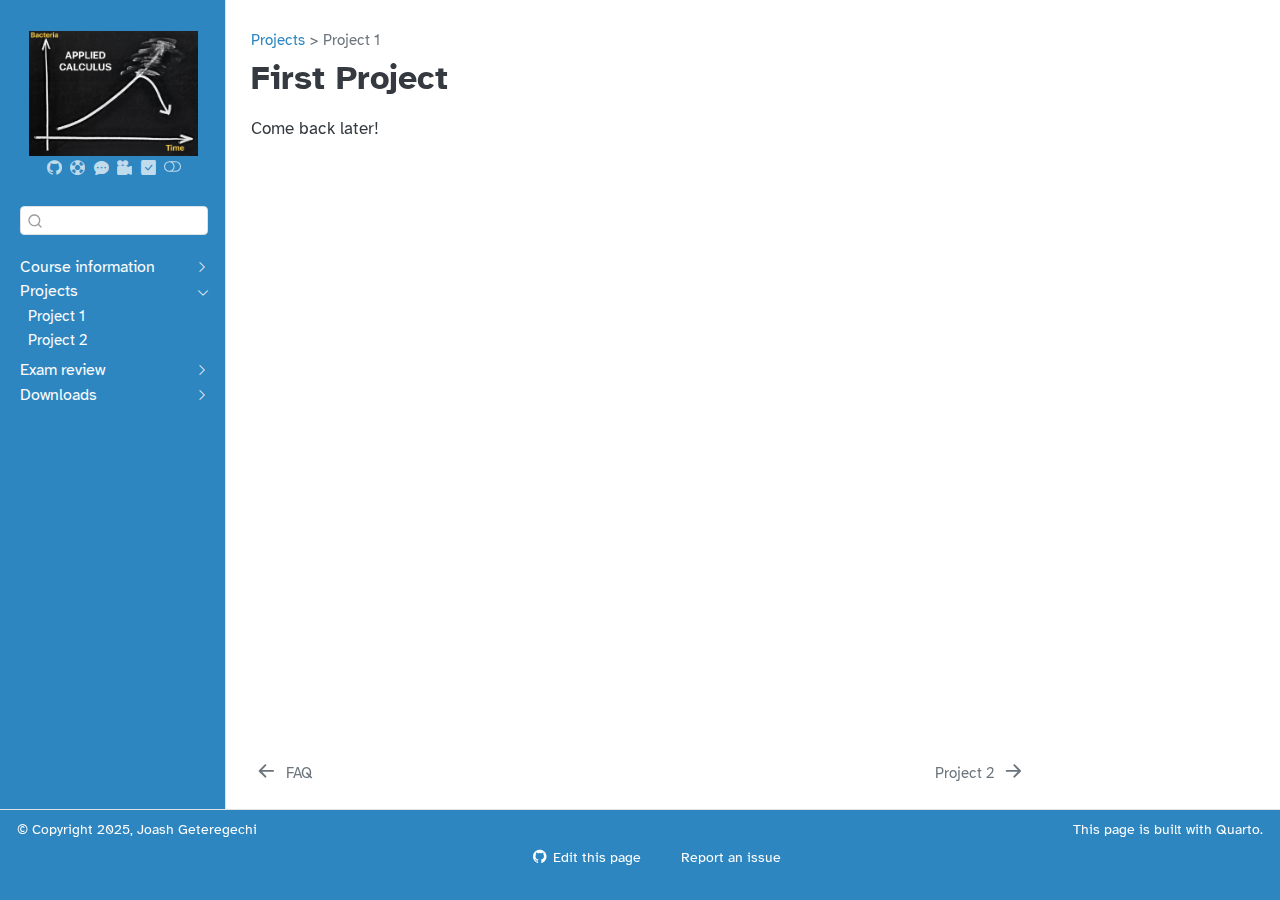
<file: docs/project/first_project.html>
<!DOCTYPE html>
<html xmlns="http://www.w3.org/1999/xhtml" lang="en" xml:lang="en"><head>

<meta charset="utf-8">
<meta name="generator" content="quarto-1.6.36">

<meta name="viewport" content="width=device-width, initial-scale=1.0, user-scalable=yes">


<title>First Project – MATH 155</title>
<style>
code{white-space: pre-wrap;}
span.smallcaps{font-variant: small-caps;}
div.columns{display: flex; gap: min(4vw, 1.5em);}
div.column{flex: auto; overflow-x: auto;}
div.hanging-indent{margin-left: 1.5em; text-indent: -1.5em;}
ul.task-list{list-style: none;}
ul.task-list li input[type="checkbox"] {
  width: 0.8em;
  margin: 0 0.8em 0.2em -1em; /* quarto-specific, see https://github.com/quarto-dev/quarto-cli/issues/4556 */ 
  vertical-align: middle;
}
</style>


<script src="../site_libs/quarto-nav/quarto-nav.js"></script>
<script src="../site_libs/clipboard/clipboard.min.js"></script>
<script src="../site_libs/quarto-search/autocomplete.umd.js"></script>
<script src="../site_libs/quarto-search/fuse.min.js"></script>
<script src="../site_libs/quarto-search/quarto-search.js"></script>
<meta name="quarto:offset" content="../">
<link href="../project/final_project.html" rel="next">
<link href="../course-faq.html" rel="prev">
<script src="../site_libs/quarto-html/quarto.js"></script>
<script src="../site_libs/quarto-html/popper.min.js"></script>
<script src="../site_libs/quarto-html/tippy.umd.min.js"></script>
<script src="../site_libs/quarto-html/anchor.min.js"></script>
<link href="../site_libs/quarto-html/tippy.css" rel="stylesheet">
<link href="../site_libs/quarto-html/quarto-syntax-highlighting-d9ea220ee908cb7322d1b5aeb522d8d4.css" rel="stylesheet" class="quarto-color-scheme" id="quarto-text-highlighting-styles">
<link href="../site_libs/quarto-html/quarto-syntax-highlighting-dark-d9ea220ee908cb7322d1b5aeb522d8d4.css" rel="prefetch" class="quarto-color-scheme quarto-color-alternate" id="quarto-text-highlighting-styles">
<script src="../site_libs/bootstrap/bootstrap.min.js"></script>
<link href="../site_libs/bootstrap/bootstrap-icons.css" rel="stylesheet">
<link href="../site_libs/bootstrap/bootstrap-5b38446bab4305e7f187b3a68b4b2995.min.css" rel="stylesheet" append-hash="true" class="quarto-color-scheme" id="quarto-bootstrap" data-mode="light">
<link href="../site_libs/bootstrap/bootstrap-dark-a0c9525d54c2096b757e570632438d2b.min.css" rel="prefetch" append-hash="true" class="quarto-color-scheme quarto-color-alternate" id="quarto-bootstrap" data-mode="dark">
<script id="quarto-search-options" type="application/json">{
  "location": "sidebar",
  "copy-button": false,
  "collapse-after": 3,
  "panel-placement": "start",
  "type": "textbox",
  "limit": 50,
  "keyboard-shortcut": [
    "f",
    "/",
    "s"
  ],
  "show-item-context": false,
  "language": {
    "search-no-results-text": "No results",
    "search-matching-documents-text": "matching documents",
    "search-copy-link-title": "Copy link to search",
    "search-hide-matches-text": "Hide additional matches",
    "search-more-match-text": "more match in this document",
    "search-more-matches-text": "more matches in this document",
    "search-clear-button-title": "Clear",
    "search-text-placeholder": "",
    "search-detached-cancel-button-title": "Cancel",
    "search-submit-button-title": "Submit",
    "search-label": "Search"
  }
}</script>


<meta property="og:title" content="First Project – MATH 155">
<meta property="og:description" content="Homepage for MATH 155 - Basic Statistical Reasoning, Spring 2025.">
<meta property="og:site_name" content="MATH 155">
<meta name="twitter:title" content="First Project – MATH 155">
<meta name="twitter:description" content="Homepage for MATH 155 - Basic Statistical Reasoning, Spring 2025.">
<meta name="twitter:image" content="https://jmochogi.github.io/basic-stat/project/img/twitter-card.png">
<meta name="twitter:creator" content="@jmochogi">
<meta name="twitter:card" content="summary_large_image">
</head>

<body class="nav-sidebar docked">

<div id="quarto-search-results"></div>
  <header id="quarto-header" class="headroom fixed-top">
  <nav class="quarto-secondary-nav">
    <div class="container-fluid d-flex">
      <button type="button" class="quarto-btn-toggle btn" data-bs-toggle="collapse" role="button" data-bs-target=".quarto-sidebar-collapse-item" aria-controls="quarto-sidebar" aria-expanded="false" aria-label="Toggle sidebar navigation" onclick="if (window.quartoToggleHeadroom) { window.quartoToggleHeadroom(); }">
        <i class="bi bi-layout-text-sidebar-reverse"></i>
      </button>
        <nav class="quarto-page-breadcrumbs" aria-label="breadcrumb"><ol class="breadcrumb"><li class="breadcrumb-item"><a href="../project/first_project.html">Projects</a></li><li class="breadcrumb-item"><a href="../project/first_project.html">Project 1</a></li></ol></nav>
        <a class="flex-grow-1" role="navigation" data-bs-toggle="collapse" data-bs-target=".quarto-sidebar-collapse-item" aria-controls="quarto-sidebar" aria-expanded="false" aria-label="Toggle sidebar navigation" onclick="if (window.quartoToggleHeadroom) { window.quartoToggleHeadroom(); }">      
        </a>
      <button type="button" class="btn quarto-search-button" aria-label="Search" onclick="window.quartoOpenSearch();">
        <i class="bi bi-search"></i>
      </button>
    </div>
  </nav>
</header>
<!-- content -->
<div id="quarto-content" class="quarto-container page-columns page-rows-contents page-layout-article">
<!-- sidebar -->
  <nav id="quarto-sidebar" class="sidebar collapse collapse-horizontal quarto-sidebar-collapse-item sidebar-navigation docked overflow-auto">
    <div class="pt-lg-2 mt-2 text-center sidebar-header">
      <a href="../index.html" class="sidebar-logo-link">
      <img src="../img/logo.jpeg" alt="" class="sidebar-logo py-0 d-lg-inline d-none">
      </a>
      <div class="sidebar-tools-main tools-wide">
    <a href="https://github.com/jmochogi/finite-math" title="GitHub repository" class="quarto-navigation-tool px-1" aria-label="GitHub repository"><i class="bi bi-github"></i></a>
    <a href="https://calendly.com/jmochogi/20min" title="Office hours" class="quarto-navigation-tool px-1" aria-label="Office hours"><i class="bi bi-life-preserver"></i></a>
    <a href="https://canvas.ithaca.edu/" title="Canvas Discussions" class="quarto-navigation-tool px-1" aria-label="Canvas Discussions"><i class="bi bi-chat-dots-fill"></i></a>
    <a href="https://ithaca.zoom.us/j/3364817575?pwd=WlA1S3hJWWZNTTFoWUVaZlA1clhtdz09" title="Zoom link" class="quarto-navigation-tool px-1" aria-label="Zoom link"><i class="bi bi-camera-reels-fill"></i></a>
    <a href="https://canvas.ithaca.edu/" title="Canvas" class="quarto-navigation-tool px-1" aria-label="Canvas"><i class="bi bi-check-square-fill"></i></a>
  <a href="" class="quarto-color-scheme-toggle quarto-navigation-tool  px-1" onclick="window.quartoToggleColorScheme(); return false;" title="Toggle dark mode"><i class="bi"></i></a>
</div>
      </div>
        <div class="mt-2 flex-shrink-0 align-items-center">
        <div class="sidebar-search">
        <div id="quarto-search" class="" title="Search"></div>
        </div>
        </div>
    <div class="sidebar-menu-container"> 
    <ul class="list-unstyled mt-1">
        <li class="sidebar-item sidebar-item-section">
      <div class="sidebar-item-container"> 
            <a class="sidebar-item-text sidebar-link text-start collapsed" data-bs-toggle="collapse" data-bs-target="#quarto-sidebar-section-1" role="navigation" aria-expanded="false">
 <span class="menu-text">Course information</span></a>
          <a class="sidebar-item-toggle text-start collapsed" data-bs-toggle="collapse" data-bs-target="#quarto-sidebar-section-1" role="navigation" aria-expanded="false" aria-label="Toggle section">
            <i class="bi bi-chevron-right ms-2"></i>
          </a> 
      </div>
      <ul id="quarto-sidebar-section-1" class="collapse list-unstyled sidebar-section depth1 ">  
          <li class="sidebar-item">
  <div class="sidebar-item-container"> 
  <a href="../course-overview.html" class="sidebar-item-text sidebar-link">
 <span class="menu-text">Overview</span></a>
  </div>
</li>
          <li class="sidebar-item">
  <div class="sidebar-item-container"> 
  <a href="../course-syllabus.html" class="sidebar-item-text sidebar-link">
 <span class="menu-text">Syllabus</span></a>
  </div>
</li>
          <li class="sidebar-item">
  <div class="sidebar-item-container"> 
  <a href="../course-support.html" class="sidebar-item-text sidebar-link">
 <span class="menu-text">Support</span></a>
  </div>
</li>
          <li class="sidebar-item">
  <div class="sidebar-item-container"> 
  <a href="../index.html" class="sidebar-item-text sidebar-link">
 <span class="menu-text">Schedule</span></a>
  </div>
</li>
          <li class="sidebar-item">
  <div class="sidebar-item-container"> 
  <a href="../course-faq.html" class="sidebar-item-text sidebar-link">
 <span class="menu-text">FAQ</span></a>
  </div>
</li>
      </ul>
  </li>
        <li class="sidebar-item sidebar-item-section">
      <div class="sidebar-item-container"> 
            <a class="sidebar-item-text sidebar-link text-start" data-bs-toggle="collapse" data-bs-target="#quarto-sidebar-section-2" role="navigation" aria-expanded="true">
 <span class="menu-text">Projects</span></a>
          <a class="sidebar-item-toggle text-start" data-bs-toggle="collapse" data-bs-target="#quarto-sidebar-section-2" role="navigation" aria-expanded="true" aria-label="Toggle section">
            <i class="bi bi-chevron-right ms-2"></i>
          </a> 
      </div>
      <ul id="quarto-sidebar-section-2" class="collapse list-unstyled sidebar-section depth1 show">  
          <li class="sidebar-item">
  <div class="sidebar-item-container"> 
  <a href="../project/first_project.html" class="sidebar-item-text sidebar-link active">
 <span class="menu-text">Project 1</span></a>
  </div>
</li>
          <li class="sidebar-item">
  <div class="sidebar-item-container"> 
  <a href="../project/final_project.html" class="sidebar-item-text sidebar-link">
 <span class="menu-text">Project 2</span></a>
  </div>
</li>
      </ul>
  </li>
        <li class="sidebar-item sidebar-item-section">
      <div class="sidebar-item-container"> 
            <a class="sidebar-item-text sidebar-link text-start collapsed" data-bs-toggle="collapse" data-bs-target="#quarto-sidebar-section-3" role="navigation" aria-expanded="false">
 <span class="menu-text">Exam review</span></a>
          <a class="sidebar-item-toggle text-start collapsed" data-bs-toggle="collapse" data-bs-target="#quarto-sidebar-section-3" role="navigation" aria-expanded="false" aria-label="Toggle section">
            <i class="bi bi-chevron-right ms-2"></i>
          </a> 
      </div>
      <ul id="quarto-sidebar-section-3" class="collapse list-unstyled sidebar-section depth1 ">  
          <li class="sidebar-item">
  <div class="sidebar-item-container"> 
  <a href="../exam-review/exam-1-review.html" class="sidebar-item-text sidebar-link">
 <span class="menu-text">Exam 1</span></a>
  </div>
</li>
          <li class="sidebar-item">
  <div class="sidebar-item-container"> 
  <a href="../exam-review/exam-2-review.qmd" class="sidebar-item-text sidebar-link">
 <span class="menu-text">Exam 2</span></a>
  </div>
</li>
      </ul>
  </li>
        <li class="sidebar-item sidebar-item-section">
      <div class="sidebar-item-container"> 
            <a class="sidebar-item-text sidebar-link text-start collapsed" data-bs-toggle="collapse" data-bs-target="#quarto-sidebar-section-4" role="navigation" aria-expanded="false">
 <span class="menu-text">Downloads</span></a>
          <a class="sidebar-item-toggle text-start collapsed" data-bs-toggle="collapse" data-bs-target="#quarto-sidebar-section-4" role="navigation" aria-expanded="false" aria-label="Toggle section">
            <i class="bi bi-chevron-right ms-2"></i>
          </a> 
      </div>
      <ul id="quarto-sidebar-section-4" class="collapse list-unstyled sidebar-section depth1 ">  
          <li class="sidebar-item">
  <div class="sidebar-item-container"> 
  <a href="../course-downloads/hw.qmd" class="sidebar-item-text sidebar-link">
 <span class="menu-text">Homework</span></a>
  </div>
</li>
          <li class="sidebar-item">
  <div class="sidebar-item-container"> 
  <a href="../course-downloads/templates.qmd" class="sidebar-item-text sidebar-link">
 <span class="menu-text">Templates</span></a>
  </div>
</li>
      </ul>
  </li>
    </ul>
    </div>
</nav>
<div id="quarto-sidebar-glass" class="quarto-sidebar-collapse-item" data-bs-toggle="collapse" data-bs-target=".quarto-sidebar-collapse-item"></div>
<!-- margin-sidebar -->
    <div id="quarto-margin-sidebar" class="sidebar margin-sidebar zindex-bottom">
        
    </div>
<!-- main -->
<main class="content" id="quarto-document-content">

<header id="title-block-header" class="quarto-title-block default"><nav class="quarto-page-breadcrumbs quarto-title-breadcrumbs d-none d-lg-block" aria-label="breadcrumb"><ol class="breadcrumb"><li class="breadcrumb-item"><a href="../project/first_project.html">Projects</a></li><li class="breadcrumb-item"><a href="../project/first_project.html">Project 1</a></li></ol></nav>
<div class="quarto-title">
<h1 class="title">First Project</h1>
</div>



<div class="quarto-title-meta">

    
  
    
  </div>
  


</header>


<p>Come back later!</p>



</main> <!-- /main -->
<script id="quarto-html-after-body" type="application/javascript">
window.document.addEventListener("DOMContentLoaded", function (event) {
  const toggleBodyColorMode = (bsSheetEl) => {
    const mode = bsSheetEl.getAttribute("data-mode");
    const bodyEl = window.document.querySelector("body");
    if (mode === "dark") {
      bodyEl.classList.add("quarto-dark");
      bodyEl.classList.remove("quarto-light");
    } else {
      bodyEl.classList.add("quarto-light");
      bodyEl.classList.remove("quarto-dark");
    }
  }
  const toggleBodyColorPrimary = () => {
    const bsSheetEl = window.document.querySelector("link#quarto-bootstrap");
    if (bsSheetEl) {
      toggleBodyColorMode(bsSheetEl);
    }
  }
  toggleBodyColorPrimary();  
  const disableStylesheet = (stylesheets) => {
    for (let i=0; i < stylesheets.length; i++) {
      const stylesheet = stylesheets[i];
      stylesheet.rel = 'prefetch';
    }
  }
  const enableStylesheet = (stylesheets) => {
    for (let i=0; i < stylesheets.length; i++) {
      const stylesheet = stylesheets[i];
      stylesheet.rel = 'stylesheet';
    }
  }
  const manageTransitions = (selector, allowTransitions) => {
    const els = window.document.querySelectorAll(selector);
    for (let i=0; i < els.length; i++) {
      const el = els[i];
      if (allowTransitions) {
        el.classList.remove('notransition');
      } else {
        el.classList.add('notransition');
      }
    }
  }
  const toggleGiscusIfUsed = (isAlternate, darkModeDefault) => {
    const baseTheme = document.querySelector('#giscus-base-theme')?.value ?? 'light';
    const alternateTheme = document.querySelector('#giscus-alt-theme')?.value ?? 'dark';
    let newTheme = '';
    if(darkModeDefault) {
      newTheme = isAlternate ? baseTheme : alternateTheme;
    } else {
      newTheme = isAlternate ? alternateTheme : baseTheme;
    }
    const changeGiscusTheme = () => {
      // From: https://github.com/giscus/giscus/issues/336
      const sendMessage = (message) => {
        const iframe = document.querySelector('iframe.giscus-frame');
        if (!iframe) return;
        iframe.contentWindow.postMessage({ giscus: message }, 'https://giscus.app');
      }
      sendMessage({
        setConfig: {
          theme: newTheme
        }
      });
    }
    const isGiscussLoaded = window.document.querySelector('iframe.giscus-frame') !== null;
    if (isGiscussLoaded) {
      changeGiscusTheme();
    }
  }
  const toggleColorMode = (alternate) => {
    // Switch the stylesheets
    const alternateStylesheets = window.document.querySelectorAll('link.quarto-color-scheme.quarto-color-alternate');
    manageTransitions('#quarto-margin-sidebar .nav-link', false);
    if (alternate) {
      enableStylesheet(alternateStylesheets);
      for (const sheetNode of alternateStylesheets) {
        if (sheetNode.id === "quarto-bootstrap") {
          toggleBodyColorMode(sheetNode);
        }
      }
    } else {
      disableStylesheet(alternateStylesheets);
      toggleBodyColorPrimary();
    }
    manageTransitions('#quarto-margin-sidebar .nav-link', true);
    // Switch the toggles
    const toggles = window.document.querySelectorAll('.quarto-color-scheme-toggle');
    for (let i=0; i < toggles.length; i++) {
      const toggle = toggles[i];
      if (toggle) {
        if (alternate) {
          toggle.classList.add("alternate");     
        } else {
          toggle.classList.remove("alternate");
        }
      }
    }
    // Hack to workaround the fact that safari doesn't
    // properly recolor the scrollbar when toggling (#1455)
    if (navigator.userAgent.indexOf('Safari') > 0 && navigator.userAgent.indexOf('Chrome') == -1) {
      manageTransitions("body", false);
      window.scrollTo(0, 1);
      setTimeout(() => {
        window.scrollTo(0, 0);
        manageTransitions("body", true);
      }, 40);  
    }
  }
  const isFileUrl = () => { 
    return window.location.protocol === 'file:';
  }
  const hasAlternateSentinel = () => {  
    let styleSentinel = getColorSchemeSentinel();
    if (styleSentinel !== null) {
      return styleSentinel === "alternate";
    } else {
      return false;
    }
  }
  const setStyleSentinel = (alternate) => {
    const value = alternate ? "alternate" : "default";
    if (!isFileUrl()) {
      window.localStorage.setItem("quarto-color-scheme", value);
    } else {
      localAlternateSentinel = value;
    }
  }
  const getColorSchemeSentinel = () => {
    if (!isFileUrl()) {
      const storageValue = window.localStorage.getItem("quarto-color-scheme");
      return storageValue != null ? storageValue : localAlternateSentinel;
    } else {
      return localAlternateSentinel;
    }
  }
  const darkModeDefault = false;
  let localAlternateSentinel = darkModeDefault ? 'alternate' : 'default';
  // Dark / light mode switch
  window.quartoToggleColorScheme = () => {
    // Read the current dark / light value 
    let toAlternate = !hasAlternateSentinel();
    toggleColorMode(toAlternate);
    setStyleSentinel(toAlternate);
    toggleGiscusIfUsed(toAlternate, darkModeDefault);
  };
  // Ensure there is a toggle, if there isn't float one in the top right
  if (window.document.querySelector('.quarto-color-scheme-toggle') === null) {
    const a = window.document.createElement('a');
    a.classList.add('top-right');
    a.classList.add('quarto-color-scheme-toggle');
    a.href = "";
    a.onclick = function() { try { window.quartoToggleColorScheme(); } catch {} return false; };
    const i = window.document.createElement("i");
    i.classList.add('bi');
    a.appendChild(i);
    window.document.body.appendChild(a);
  }
  // Switch to dark mode if need be
  if (hasAlternateSentinel()) {
    toggleColorMode(true);
  } else {
    toggleColorMode(false);
  }
  const icon = "";
  const anchorJS = new window.AnchorJS();
  anchorJS.options = {
    placement: 'right',
    icon: icon
  };
  anchorJS.add('.anchored');
  const isCodeAnnotation = (el) => {
    for (const clz of el.classList) {
      if (clz.startsWith('code-annotation-')) {                     
        return true;
      }
    }
    return false;
  }
  const onCopySuccess = function(e) {
    // button target
    const button = e.trigger;
    // don't keep focus
    button.blur();
    // flash "checked"
    button.classList.add('code-copy-button-checked');
    var currentTitle = button.getAttribute("title");
    button.setAttribute("title", "Copied!");
    let tooltip;
    if (window.bootstrap) {
      button.setAttribute("data-bs-toggle", "tooltip");
      button.setAttribute("data-bs-placement", "left");
      button.setAttribute("data-bs-title", "Copied!");
      tooltip = new bootstrap.Tooltip(button, 
        { trigger: "manual", 
          customClass: "code-copy-button-tooltip",
          offset: [0, -8]});
      tooltip.show();    
    }
    setTimeout(function() {
      if (tooltip) {
        tooltip.hide();
        button.removeAttribute("data-bs-title");
        button.removeAttribute("data-bs-toggle");
        button.removeAttribute("data-bs-placement");
      }
      button.setAttribute("title", currentTitle);
      button.classList.remove('code-copy-button-checked');
    }, 1000);
    // clear code selection
    e.clearSelection();
  }
  const getTextToCopy = function(trigger) {
      const codeEl = trigger.previousElementSibling.cloneNode(true);
      for (const childEl of codeEl.children) {
        if (isCodeAnnotation(childEl)) {
          childEl.remove();
        }
      }
      return codeEl.innerText;
  }
  const clipboard = new window.ClipboardJS('.code-copy-button:not([data-in-quarto-modal])', {
    text: getTextToCopy
  });
  clipboard.on('success', onCopySuccess);
  if (window.document.getElementById('quarto-embedded-source-code-modal')) {
    const clipboardModal = new window.ClipboardJS('.code-copy-button[data-in-quarto-modal]', {
      text: getTextToCopy,
      container: window.document.getElementById('quarto-embedded-source-code-modal')
    });
    clipboardModal.on('success', onCopySuccess);
  }
    var localhostRegex = new RegExp(/^(?:http|https):\/\/localhost\:?[0-9]*\//);
    var mailtoRegex = new RegExp(/^mailto:/);
      var filterRegex = new RegExp("https:\/\/jmochogi\.github\.io\/basic-stat\/");
    var isInternal = (href) => {
        return filterRegex.test(href) || localhostRegex.test(href) || mailtoRegex.test(href);
    }
    // Inspect non-navigation links and adorn them if external
 	var links = window.document.querySelectorAll('a[href]:not(.nav-link):not(.navbar-brand):not(.toc-action):not(.sidebar-link):not(.sidebar-item-toggle):not(.pagination-link):not(.no-external):not([aria-hidden]):not(.dropdown-item):not(.quarto-navigation-tool):not(.about-link)');
    for (var i=0; i<links.length; i++) {
      const link = links[i];
      if (!isInternal(link.href)) {
        // undo the damage that might have been done by quarto-nav.js in the case of
        // links that we want to consider external
        if (link.dataset.originalHref !== undefined) {
          link.href = link.dataset.originalHref;
        }
      }
    }
  function tippyHover(el, contentFn, onTriggerFn, onUntriggerFn) {
    const config = {
      allowHTML: true,
      maxWidth: 500,
      delay: 100,
      arrow: false,
      appendTo: function(el) {
          return el.parentElement;
      },
      interactive: true,
      interactiveBorder: 10,
      theme: 'quarto',
      placement: 'bottom-start',
    };
    if (contentFn) {
      config.content = contentFn;
    }
    if (onTriggerFn) {
      config.onTrigger = onTriggerFn;
    }
    if (onUntriggerFn) {
      config.onUntrigger = onUntriggerFn;
    }
    window.tippy(el, config); 
  }
  const noterefs = window.document.querySelectorAll('a[role="doc-noteref"]');
  for (var i=0; i<noterefs.length; i++) {
    const ref = noterefs[i];
    tippyHover(ref, function() {
      // use id or data attribute instead here
      let href = ref.getAttribute('data-footnote-href') || ref.getAttribute('href');
      try { href = new URL(href).hash; } catch {}
      const id = href.replace(/^#\/?/, "");
      const note = window.document.getElementById(id);
      if (note) {
        return note.innerHTML;
      } else {
        return "";
      }
    });
  }
  const xrefs = window.document.querySelectorAll('a.quarto-xref');
  const processXRef = (id, note) => {
    // Strip column container classes
    const stripColumnClz = (el) => {
      el.classList.remove("page-full", "page-columns");
      if (el.children) {
        for (const child of el.children) {
          stripColumnClz(child);
        }
      }
    }
    stripColumnClz(note)
    if (id === null || id.startsWith('sec-')) {
      // Special case sections, only their first couple elements
      const container = document.createElement("div");
      if (note.children && note.children.length > 2) {
        container.appendChild(note.children[0].cloneNode(true));
        for (let i = 1; i < note.children.length; i++) {
          const child = note.children[i];
          if (child.tagName === "P" && child.innerText === "") {
            continue;
          } else {
            container.appendChild(child.cloneNode(true));
            break;
          }
        }
        if (window.Quarto?.typesetMath) {
          window.Quarto.typesetMath(container);
        }
        return container.innerHTML
      } else {
        if (window.Quarto?.typesetMath) {
          window.Quarto.typesetMath(note);
        }
        return note.innerHTML;
      }
    } else {
      // Remove any anchor links if they are present
      const anchorLink = note.querySelector('a.anchorjs-link');
      if (anchorLink) {
        anchorLink.remove();
      }
      if (window.Quarto?.typesetMath) {
        window.Quarto.typesetMath(note);
      }
      if (note.classList.contains("callout")) {
        return note.outerHTML;
      } else {
        return note.innerHTML;
      }
    }
  }
  for (var i=0; i<xrefs.length; i++) {
    const xref = xrefs[i];
    tippyHover(xref, undefined, function(instance) {
      instance.disable();
      let url = xref.getAttribute('href');
      let hash = undefined; 
      if (url.startsWith('#')) {
        hash = url;
      } else {
        try { hash = new URL(url).hash; } catch {}
      }
      if (hash) {
        const id = hash.replace(/^#\/?/, "");
        const note = window.document.getElementById(id);
        if (note !== null) {
          try {
            const html = processXRef(id, note.cloneNode(true));
            instance.setContent(html);
          } finally {
            instance.enable();
            instance.show();
          }
        } else {
          // See if we can fetch this
          fetch(url.split('#')[0])
          .then(res => res.text())
          .then(html => {
            const parser = new DOMParser();
            const htmlDoc = parser.parseFromString(html, "text/html");
            const note = htmlDoc.getElementById(id);
            if (note !== null) {
              const html = processXRef(id, note);
              instance.setContent(html);
            } 
          }).finally(() => {
            instance.enable();
            instance.show();
          });
        }
      } else {
        // See if we can fetch a full url (with no hash to target)
        // This is a special case and we should probably do some content thinning / targeting
        fetch(url)
        .then(res => res.text())
        .then(html => {
          const parser = new DOMParser();
          const htmlDoc = parser.parseFromString(html, "text/html");
          const note = htmlDoc.querySelector('main.content');
          if (note !== null) {
            // This should only happen for chapter cross references
            // (since there is no id in the URL)
            // remove the first header
            if (note.children.length > 0 && note.children[0].tagName === "HEADER") {
              note.children[0].remove();
            }
            const html = processXRef(null, note);
            instance.setContent(html);
          } 
        }).finally(() => {
          instance.enable();
          instance.show();
        });
      }
    }, function(instance) {
    });
  }
      let selectedAnnoteEl;
      const selectorForAnnotation = ( cell, annotation) => {
        let cellAttr = 'data-code-cell="' + cell + '"';
        let lineAttr = 'data-code-annotation="' +  annotation + '"';
        const selector = 'span[' + cellAttr + '][' + lineAttr + ']';
        return selector;
      }
      const selectCodeLines = (annoteEl) => {
        const doc = window.document;
        const targetCell = annoteEl.getAttribute("data-target-cell");
        const targetAnnotation = annoteEl.getAttribute("data-target-annotation");
        const annoteSpan = window.document.querySelector(selectorForAnnotation(targetCell, targetAnnotation));
        const lines = annoteSpan.getAttribute("data-code-lines").split(",");
        const lineIds = lines.map((line) => {
          return targetCell + "-" + line;
        })
        let top = null;
        let height = null;
        let parent = null;
        if (lineIds.length > 0) {
            //compute the position of the single el (top and bottom and make a div)
            const el = window.document.getElementById(lineIds[0]);
            top = el.offsetTop;
            height = el.offsetHeight;
            parent = el.parentElement.parentElement;
          if (lineIds.length > 1) {
            const lastEl = window.document.getElementById(lineIds[lineIds.length - 1]);
            const bottom = lastEl.offsetTop + lastEl.offsetHeight;
            height = bottom - top;
          }
          if (top !== null && height !== null && parent !== null) {
            // cook up a div (if necessary) and position it 
            let div = window.document.getElementById("code-annotation-line-highlight");
            if (div === null) {
              div = window.document.createElement("div");
              div.setAttribute("id", "code-annotation-line-highlight");
              div.style.position = 'absolute';
              parent.appendChild(div);
            }
            div.style.top = top - 2 + "px";
            div.style.height = height + 4 + "px";
            div.style.left = 0;
            let gutterDiv = window.document.getElementById("code-annotation-line-highlight-gutter");
            if (gutterDiv === null) {
              gutterDiv = window.document.createElement("div");
              gutterDiv.setAttribute("id", "code-annotation-line-highlight-gutter");
              gutterDiv.style.position = 'absolute';
              const codeCell = window.document.getElementById(targetCell);
              const gutter = codeCell.querySelector('.code-annotation-gutter');
              gutter.appendChild(gutterDiv);
            }
            gutterDiv.style.top = top - 2 + "px";
            gutterDiv.style.height = height + 4 + "px";
          }
          selectedAnnoteEl = annoteEl;
        }
      };
      const unselectCodeLines = () => {
        const elementsIds = ["code-annotation-line-highlight", "code-annotation-line-highlight-gutter"];
        elementsIds.forEach((elId) => {
          const div = window.document.getElementById(elId);
          if (div) {
            div.remove();
          }
        });
        selectedAnnoteEl = undefined;
      };
        // Handle positioning of the toggle
    window.addEventListener(
      "resize",
      throttle(() => {
        elRect = undefined;
        if (selectedAnnoteEl) {
          selectCodeLines(selectedAnnoteEl);
        }
      }, 10)
    );
    function throttle(fn, ms) {
    let throttle = false;
    let timer;
      return (...args) => {
        if(!throttle) { // first call gets through
            fn.apply(this, args);
            throttle = true;
        } else { // all the others get throttled
            if(timer) clearTimeout(timer); // cancel #2
            timer = setTimeout(() => {
              fn.apply(this, args);
              timer = throttle = false;
            }, ms);
        }
      };
    }
      // Attach click handler to the DT
      const annoteDls = window.document.querySelectorAll('dt[data-target-cell]');
      for (const annoteDlNode of annoteDls) {
        annoteDlNode.addEventListener('click', (event) => {
          const clickedEl = event.target;
          if (clickedEl !== selectedAnnoteEl) {
            unselectCodeLines();
            const activeEl = window.document.querySelector('dt[data-target-cell].code-annotation-active');
            if (activeEl) {
              activeEl.classList.remove('code-annotation-active');
            }
            selectCodeLines(clickedEl);
            clickedEl.classList.add('code-annotation-active');
          } else {
            // Unselect the line
            unselectCodeLines();
            clickedEl.classList.remove('code-annotation-active');
          }
        });
      }
  const findCites = (el) => {
    const parentEl = el.parentElement;
    if (parentEl) {
      const cites = parentEl.dataset.cites;
      if (cites) {
        return {
          el,
          cites: cites.split(' ')
        };
      } else {
        return findCites(el.parentElement)
      }
    } else {
      return undefined;
    }
  };
  var bibliorefs = window.document.querySelectorAll('a[role="doc-biblioref"]');
  for (var i=0; i<bibliorefs.length; i++) {
    const ref = bibliorefs[i];
    const citeInfo = findCites(ref);
    if (citeInfo) {
      tippyHover(citeInfo.el, function() {
        var popup = window.document.createElement('div');
        citeInfo.cites.forEach(function(cite) {
          var citeDiv = window.document.createElement('div');
          citeDiv.classList.add('hanging-indent');
          citeDiv.classList.add('csl-entry');
          var biblioDiv = window.document.getElementById('ref-' + cite);
          if (biblioDiv) {
            citeDiv.innerHTML = biblioDiv.innerHTML;
          }
          popup.appendChild(citeDiv);
        });
        return popup.innerHTML;
      });
    }
  }
});
</script>
<nav class="page-navigation">
  <div class="nav-page nav-page-previous">
      <a href="../course-faq.html" class="pagination-link" aria-label="FAQ">
        <i class="bi bi-arrow-left-short"></i> <span class="nav-page-text">FAQ</span>
      </a>          
  </div>
  <div class="nav-page nav-page-next">
      <a href="../project/final_project.html" class="pagination-link" aria-label="Project 2">
        <span class="nav-page-text">Project 2</span> <i class="bi bi-arrow-right-short"></i>
      </a>
  </div>
</nav>
</div> <!-- /content -->
<footer class="footer">
  <div class="nav-footer">
    <div class="nav-footer-left">
<p>© Copyright 2025, Joash Geteregechi</p>
</div>   
    <div class="nav-footer-center">
      &nbsp;
    <div class="toc-actions"><ul><li><a href="https://github.com/jmochogi/basic-stat.git/edit/main/project/first_project.qmd" class="toc-action"><i class="bi bi-github"></i>Edit this page</a></li><li><a href="https://github.com/jmochogi/basic-stat.git/issues/new" class="toc-action"><i class="bi empty"></i>Report an issue</a></li></ul></div></div>
    <div class="nav-footer-right">
<p>This page is built with <a href="https://quarto.org/">Quarto</a>.</p>
</div>
  </div>
</footer>




</body></html>
</file>
<file: docs/site_libs/quarto-html/tippy.css>
.tippy-box[data-animation=fade][data-state=hidden]{opacity:0}[data-tippy-root]{max-width:calc(100vw - 10px)}.tippy-box{position:relative;background-color:#333;color:#fff;border-radius:4px;font-size:14px;line-height:1.4;white-space:normal;outline:0;transition-property:transform,visibility,opacity}.tippy-box[data-placement^=top]>.tippy-arrow{bottom:0}.tippy-box[data-placement^=top]>.tippy-arrow:before{bottom:-7px;left:0;border-width:8px 8px 0;border-top-color:initial;transform-origin:center top}.tippy-box[data-placement^=bottom]>.tippy-arrow{top:0}.tippy-box[data-placement^=bottom]>.tippy-arrow:before{top:-7px;left:0;border-width:0 8px 8px;border-bottom-color:initial;transform-origin:center bottom}.tippy-box[data-placement^=left]>.tippy-arrow{right:0}.tippy-box[data-placement^=left]>.tippy-arrow:before{border-width:8px 0 8px 8px;border-left-color:initial;right:-7px;transform-origin:center left}.tippy-box[data-placement^=right]>.tippy-arrow{left:0}.tippy-box[data-placement^=right]>.tippy-arrow:before{left:-7px;border-width:8px 8px 8px 0;border-right-color:initial;transform-origin:center right}.tippy-box[data-inertia][data-state=visible]{transition-timing-function:cubic-bezier(.54,1.5,.38,1.11)}.tippy-arrow{width:16px;height:16px;color:#333}.tippy-arrow:before{content:"";position:absolute;border-color:transparent;border-style:solid}.tippy-content{position:relative;padding:5px 9px;z-index:1}
</file>
<file: docs/site_libs/quarto-html/quarto-syntax-highlighting-d9ea220ee908cb7322d1b5aeb522d8d4.css>
/* quarto syntax highlight colors */
:root {
  --quarto-hl-ot-color: #ffa07a;
  --quarto-hl-at-color: #ffd700;
  --quarto-hl-ss-color: #abe338;
  --quarto-hl-an-color: #d4d0ab;
  --quarto-hl-fu-color: #ffd700;
  --quarto-hl-st-color: #abe338;
  --quarto-hl-cf-color: #ffa07a;
  --quarto-hl-op-color: #00e0e0;
  --quarto-hl-er-color: #dcc6e0;
  --quarto-hl-bn-color: #dcc6e0;
  --quarto-hl-al-color: #dcc6e0;
  --quarto-hl-va-color: #f5ab35;
  --quarto-hl-bu-color: #f5ab35;
  --quarto-hl-ex-color: #ffd700;
  --quarto-hl-pp-color: #dcc6e0;
  --quarto-hl-in-color: #d4d0ab;
  --quarto-hl-vs-color: #abe338;
  --quarto-hl-wa-color: #d4d0ab;
  --quarto-hl-do-color: #d4d0ab;
  --quarto-hl-im-color: #f8f8f2;
  --quarto-hl-ch-color: #abe338;
  --quarto-hl-dt-color: #dcc6e0;
  --quarto-hl-fl-color: #f5ab35;
  --quarto-hl-co-color: #d4d0ab;
  --quarto-hl-cv-color: #d4d0ab;
  --quarto-hl-cn-color: #ffa07a;
  --quarto-hl-sc-color: #00e0e0;
  --quarto-hl-dv-color: #dcc6e0;
  --quarto-hl-kw-color: #ffa07a;
}

/* other quarto variables */
:root {
  --quarto-font-monospace: SFMono-Regular, Menlo, Monaco, Consolas, "Liberation Mono", "Courier New", monospace;
}

pre > code.sourceCode > span {
  color: #f8f8f2;
}

code span {
  color: #f8f8f2;
}

code.sourceCode > span {
  color: #f8f8f2;
}

div.sourceCode,
div.sourceCode pre.sourceCode {
  color: #f8f8f2;
}

code span.ot {
  color: #ffa07a;
  font-style: inherit;
}

code span.at {
  color: #ffd700;
  font-style: inherit;
}

code span.ss {
  color: #abe338;
  font-style: inherit;
}

code span.an {
  color: #d4d0ab;
  font-style: inherit;
}

code span.fu {
  color: #ffd700;
  font-style: inherit;
}

code span.st {
  color: #abe338;
  font-style: inherit;
}

code span.cf {
  color: #ffa07a;
  font-style: inherit;
}

code span.op {
  color: #00e0e0;
  font-style: inherit;
}

code span.er {
  color: #dcc6e0;
  font-style: inherit;
}

code span.bn {
  color: #dcc6e0;
  font-style: inherit;
}

code span.al {
  color: #dcc6e0;
  font-style: inherit;
}

code span.va {
  color: #f5ab35;
  font-style: inherit;
}

code span.bu {
  color: #f5ab35;
  font-style: inherit;
}

code span.ex {
  color: #ffd700;
  font-style: inherit;
}

code span.pp {
  color: #dcc6e0;
  font-style: inherit;
}

code span.in {
  color: #d4d0ab;
  font-style: inherit;
}

code span.vs {
  color: #abe338;
  font-style: inherit;
}

code span.wa {
  color: #d4d0ab;
  font-style: italic;
}

code span.do {
  color: #d4d0ab;
  font-style: italic;
}

code span.im {
  color: #f8f8f2;
  font-style: inherit;
}

code span.ch {
  color: #abe338;
  font-style: inherit;
}

code span.dt {
  color: #dcc6e0;
  font-style: inherit;
}

code span.fl {
  color: #f5ab35;
  font-style: inherit;
}

code span.co {
  color: #d4d0ab;
  font-style: inherit;
}

code span.cv {
  color: #d4d0ab;
  font-style: italic;
}

code span.cn {
  color: #ffa07a;
  font-style: inherit;
}

code span.sc {
  color: #00e0e0;
  font-style: inherit;
}

code span.dv {
  color: #dcc6e0;
  font-style: inherit;
}

code span.kw {
  color: #ffa07a;
  font-style: inherit;
}

.prevent-inlining {
  content: "</";
}

/*# sourceMappingURL=8f94a092d89e5ee3a7390efeff547d68.css.map */
</file>
<file: docs/site_libs/quarto-html/quarto-syntax-highlighting-dark-d9ea220ee908cb7322d1b5aeb522d8d4.css>
/* quarto syntax highlight colors */
:root {
  --quarto-hl-ot-color: #ffa07a;
  --quarto-hl-at-color: #ffd700;
  --quarto-hl-ss-color: #abe338;
  --quarto-hl-an-color: #d4d0ab;
  --quarto-hl-fu-color: #ffd700;
  --quarto-hl-st-color: #abe338;
  --quarto-hl-cf-color: #ffa07a;
  --quarto-hl-op-color: #00e0e0;
  --quarto-hl-er-color: #dcc6e0;
  --quarto-hl-bn-color: #dcc6e0;
  --quarto-hl-al-color: #dcc6e0;
  --quarto-hl-va-color: #f5ab35;
  --quarto-hl-bu-color: #f5ab35;
  --quarto-hl-ex-color: #ffd700;
  --quarto-hl-pp-color: #dcc6e0;
  --quarto-hl-in-color: #d4d0ab;
  --quarto-hl-vs-color: #abe338;
  --quarto-hl-wa-color: #d4d0ab;
  --quarto-hl-do-color: #d4d0ab;
  --quarto-hl-im-color: #f8f8f2;
  --quarto-hl-ch-color: #abe338;
  --quarto-hl-dt-color: #dcc6e0;
  --quarto-hl-fl-color: #f5ab35;
  --quarto-hl-co-color: #d4d0ab;
  --quarto-hl-cv-color: #d4d0ab;
  --quarto-hl-cn-color: #ffa07a;
  --quarto-hl-sc-color: #00e0e0;
  --quarto-hl-dv-color: #dcc6e0;
  --quarto-hl-kw-color: #ffa07a;
}

/* other quarto variables */
:root {
  --quarto-font-monospace: SFMono-Regular, Menlo, Monaco, Consolas, "Liberation Mono", "Courier New", monospace;
}

pre > code.sourceCode > span {
  color: #f8f8f2;
}

code span {
  color: #f8f8f2;
}

code.sourceCode > span {
  color: #f8f8f2;
}

div.sourceCode,
div.sourceCode pre.sourceCode {
  color: #f8f8f2;
}

code span.ot {
  color: #ffa07a;
  font-style: inherit;
}

code span.at {
  color: #ffd700;
  font-style: inherit;
}

code span.ss {
  color: #abe338;
  font-style: inherit;
}

code span.an {
  color: #d4d0ab;
  font-style: inherit;
}

code span.fu {
  color: #ffd700;
  font-style: inherit;
}

code span.st {
  color: #abe338;
  font-style: inherit;
}

code span.cf {
  color: #ffa07a;
  font-style: inherit;
}

code span.op {
  color: #00e0e0;
  font-style: inherit;
}

code span.er {
  color: #dcc6e0;
  font-style: inherit;
}

code span.bn {
  color: #dcc6e0;
  font-style: inherit;
}

code span.al {
  color: #dcc6e0;
  font-style: inherit;
}

code span.va {
  color: #f5ab35;
  font-style: inherit;
}

code span.bu {
  color: #f5ab35;
  font-style: inherit;
}

code span.ex {
  color: #ffd700;
  font-style: inherit;
}

code span.pp {
  color: #dcc6e0;
  font-style: inherit;
}

code span.in {
  color: #d4d0ab;
  font-style: inherit;
}

code span.vs {
  color: #abe338;
  font-style: inherit;
}

code span.wa {
  color: #d4d0ab;
  font-style: italic;
}

code span.do {
  color: #d4d0ab;
  font-style: italic;
}

code span.im {
  color: #f8f8f2;
  font-style: inherit;
}

code span.ch {
  color: #abe338;
  font-style: inherit;
}

code span.dt {
  color: #dcc6e0;
  font-style: inherit;
}

code span.fl {
  color: #f5ab35;
  font-style: inherit;
}

code span.co {
  color: #d4d0ab;
  font-style: inherit;
}

code span.cv {
  color: #d4d0ab;
  font-style: italic;
}

code span.cn {
  color: #ffa07a;
  font-style: inherit;
}

code span.sc {
  color: #00e0e0;
  font-style: inherit;
}

code span.dv {
  color: #dcc6e0;
  font-style: inherit;
}

code span.kw {
  color: #ffa07a;
  font-style: inherit;
}

.prevent-inlining {
  content: "</";
}

/*# sourceMappingURL=8f94a092d89e5ee3a7390efeff547d68.css.map */
</file>
